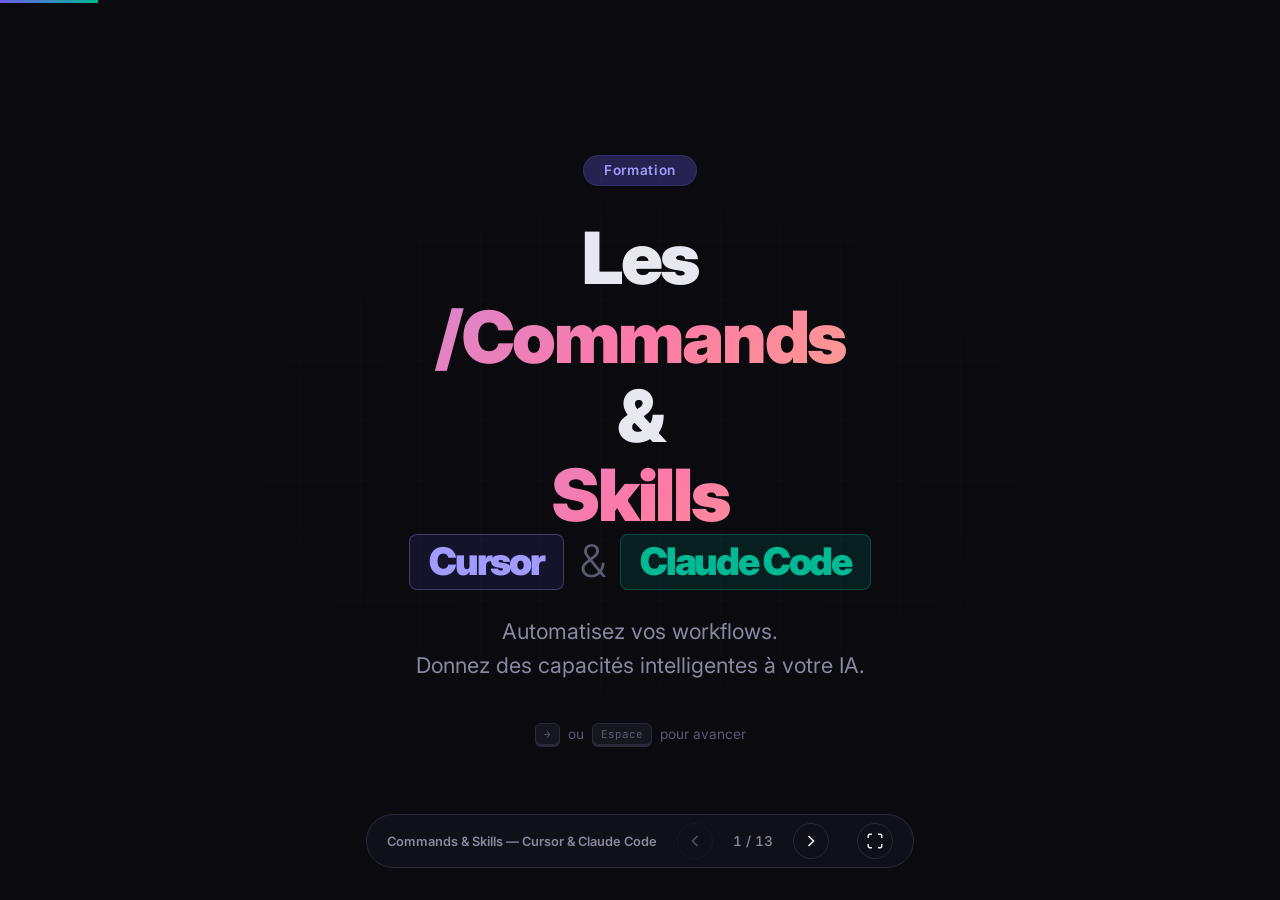
<file: commands_n_skills/presentation/index.html>
<!DOCTYPE html>
<html lang="fr">
<head>
  <meta charset="UTF-8">
  <meta name="viewport" content="width=device-width, initial-scale=1.0">
  <title>Les /Commands & Skills — Cursor & Claude Code — Formation</title>
  <link rel="preconnect" href="https://fonts.googleapis.com">
  <link rel="preconnect" href="https://fonts.gstatic.com" crossorigin>
  <link href="https://fonts.googleapis.com/css2?family=Inter:wght@300;400;500;600;700;800;900&family=JetBrains+Mono:wght@400;500;600&display=swap" rel="stylesheet">
  <link rel="stylesheet" href="styles.css">
</head>
<body>
  <div class="progress-bar" id="progressBar"></div>

  <nav class="slide-nav" id="slideNav">
    <div class="nav-inner">
      <span class="nav-title">Commands & Skills — Cursor & Claude Code</span>
      <div class="nav-controls">
        <button class="nav-btn" id="prevBtn" aria-label="Slide précédente">
          <svg width="20" height="20" viewBox="0 0 24 24" fill="none" stroke="currentColor" stroke-width="2"><path d="M15 18l-6-6 6-6"/></svg>
        </button>
        <span class="slide-counter" id="slideCounter">1 / 13</span>
        <button class="nav-btn" id="nextBtn" aria-label="Slide suivante">
          <svg width="20" height="20" viewBox="0 0 24 24" fill="none" stroke="currentColor" stroke-width="2"><path d="M9 18l6-6-6-6"/></svg>
        </button>
      </div>
      <button class="nav-btn fullscreen-btn" id="fullscreenBtn" aria-label="Plein écran">
        <svg width="18" height="18" viewBox="0 0 24 24" fill="none" stroke="currentColor" stroke-width="2"><path d="M8 3H5a2 2 0 0 0-2 2v3m18 0V5a2 2 0 0 0-2-2h-3m0 18h3a2 2 0 0 0 2-2v-3M3 16v3a2 2 0 0 0 2 2h3"/></svg>
      </button>
    </div>
  </nav>

  <main class="slides-container" id="slidesContainer">

    <!-- SLIDE 1 : Hero -->
    <section class="slide slide--hero active" data-slide="1">
      <div class="slide-content">
        <div class="hero-badge animate-pop">Formation</div>
        <h1 class="hero-title">
          <span class="animate-slide-up" style="--delay: 0.1s">Les <span class="gradient-text">/Commands</span> & <span class="gradient-text">Skills</span></span>
          <span class="animate-slide-up hero-tools" style="--delay: 0.25s">
            <span class="tool-tag tool-tag--cursor">Cursor</span>
            <span class="tool-amp">&</span>
            <span class="tool-tag tool-tag--claude">Claude Code</span>
          </span>
        </h1>
        <p class="hero-subtitle animate-fade-in" style="--delay: 0.5s">
          Automatisez vos workflows.<br>
          Donnez des capacités intelligentes à votre IA.
        </p>
        <div class="hero-keys animate-fade-in" style="--delay: 0.8s">
          <kbd>→</kbd> ou <kbd>Espace</kbd> pour avancer
        </div>
      </div>
      <div class="hero-bg-grid"></div>
    </section>

    <!-- SLIDE 2 : Definitions -->
    <section class="slide slide--builtin" data-slide="2">
      <div class="slide-content">
        <div class="section-label animate-pop">Définitions</div>
        <h2 class="slide-title animate-slide-up">C'est quoi une Command ? C'est quoi une Skill ?</h2>
        <div class="versus-grid">
          <div class="versus-col animate-card" style="--delay: 0.2s">
            <div class="versus-header cursor-header">
              <span class="versus-logo">⌨️</span>
              Command
            </div>
            <div class="versus-body">
              <div class="cmd-item"><span class="cmd-desc">Un prompt sauvegardé et réutilisable.</span></div>
              <div class="cmd-item"><span class="cmd-desc">Déclenchement manuel via <code>/nom</code>.</span></div>
              <div class="cmd-item"><span class="cmd-desc">Parfait pour les raccourcis rapides (ex: <code>/lint</code>).</span></div>
            </div>
          </div>
          <div class="versus-col animate-card" style="--delay: 0.35s">
            <div class="versus-header cc-header">
              <span class="versus-logo">🧠</span>
              Skill
            </div>
            <div class="versus-body">
              <div class="cmd-item"><span class="cmd-desc">Une capacité modulaire (dossier + <code>SKILL.md</code>).</span></div>
              <div class="cmd-item"><span class="cmd-desc">Déclenchement auto ou manuel selon le besoin.</span></div>
              <div class="cmd-item"><span class="cmd-desc">Idéale pour workflows complexes avec scripts/assets/références.</span></div>
            </div>
          </div>
        </div>
        <div class="create-note create-note--top-space animate-fade-in" style="--delay: 0.55s">
          🎯 Résumé simple : <strong>Command = raccourci manuel</strong> ; <strong>Skill = capacité spécialisée</strong> que l'IA peut charger intelligemment.
        </div>
      </div>
    </section>

    <!-- SLIDE 3 : Le Problème -->
    <section class="slide slide--problem" data-slide="3">
      <div class="slide-content">
        <div class="section-label animate-pop">Le Problème</div>
        <h2 class="slide-title animate-slide-up">Pourquoi s'en servir en équipe ?</h2>
        <div class="problem-grid">
          <div class="problem-card animate-card" style="--delay: 0.2s">
            <div class="problem-icon">🔄</div>
            <h3>Équipe non standardisée</h3>
            <p>Chaque dev pilote l'IA à sa façon, les résultats divergent et les conventions se brisent.</p>
          </div>
          <div class="problem-card animate-card" style="--delay: 0.35s">
            <div class="problem-icon">😵</div>
            <h3>Rituel répétitif</h3>
            <p>Tannant de réécrire : "roule le linter, corrige pour que le CI passe". Une commande <code>/lint</code> le fait en un geste.</p>
          </div>
          <div class="problem-card animate-card" style="--delay: 0.5s">
            <div class="problem-icon">🐘</div>
            <h3>Trop de rules, trop de bruit</h3>
            <p>Le contexte gonfle, ça ralentit et coûte plus cher. Les skills chargent à la demande et regroupent docs/scripts/assets dans un seul dossier.</p>
          </div>
        </div>
        <div class="solution-banner animate-fade-in" style="--delay: 0.8s">
          <span class="solution-arrow">→</span>
          <strong>Rules + Commands + Skills</strong> versionnées dans Git = une façon officielle et partagée d'utiliser l'IA dans l'équipe
        </div>
      </div>
    </section>

    <!-- SLIDE 4 : Skills - Le Standard -->
    <section class="slide slide--standard" data-slide="4">
      <div class="slide-content">
        <div class="section-label animate-pop">Standard Ouvert</div>
        <h2 class="slide-title animate-slide-up">Skills — Le niveau supérieur</h2>
        <div class="standard-features">
          <div class="standard-feature animate-card" style="--delay: 0.2s">
            <div class="sf-icon">🌐</div>
            <h4>Standard ouvert</h4>
            <p>agentskills.io — publié par Anthropic (déc. 2025)</p>
          </div>
          <div class="standard-feature animate-card" style="--delay: 0.3s">
            <div class="sf-icon">🔄</div>
            <h4>Portable</h4>
            <p>Fonctionne dans Cursor, Claude Code, Codex</p>
          </div>
          <div class="standard-feature animate-card" style="--delay: 0.4s">
            <div class="sf-icon">📦</div>
            <h4>Modulaire</h4>
            <p>Un dossier avec SKILL.md + scripts + assets</p>
          </div>
          <div class="standard-feature animate-card" style="--delay: 0.5s">
            <div class="sf-icon">⚡</div>
            <h4>Progressif</h4>
            <p>Chargement à la demande — contexte efficace</p>
          </div>
        </div>
        <div class="create-note animate-fade-in" style="--delay: 0.65s">
          💡 Les commandes restent des prompts sauvegardés réutilisables. Dans Claude Code, il y a convergence vers les skills (exécutables aussi comme slash commands), mais ce n'est pas une dépréciation universelle de toutes les plateformes.
        </div>
      </div>
    </section>

    <!-- SLIDE 5 : Anatomie SKILL.md -->
    <section class="slide slide--anatomy" data-slide="5">
      <div class="slide-content">
        <div class="section-label animate-pop">Anatomie</div>
        <h2 class="slide-title animate-slide-up">Structure d'une Skill</h2>
        <div class="anatomy-layout">
          <div class="anatomy-tree animate-card" style="--delay: 0.2s">
            <h3>Structure du dossier</h3>
            <div class="file-tree">
              <div class="file-tree-item root">
                <span class="file-icon-tree">📁</span>
                my-skill/
              </div>
              <div class="file-tree-item indent">├── <span class="file-highlight-skill">SKILL.md</span> <span class="file-tag required">Obligatoire</span></div>
              <div class="file-tree-item indent">├── <span class="file-highlight">scripts/</span> <span class="file-tag optional">Optionnel</span></div>
              <div class="file-tree-item indent">│&nbsp;&nbsp; └── deploy.sh</div>
              <div class="file-tree-item indent">├── <span class="file-highlight">references/</span> <span class="file-tag optional">Optionnel</span></div>
              <div class="file-tree-item indent">│&nbsp;&nbsp; └── REFERENCE.md</div>
              <div class="file-tree-item indent">└── <span class="file-highlight">assets/</span> <span class="file-tag optional">Optionnel</span></div>
              <div class="file-tree-item indent">&nbsp;&nbsp;&nbsp; └── config-template.json</div>
            </div>
            <div class="frontmatter-grid">
              <div class="fm-item fm-critical"><span class="fm-key">name</span><span class="fm-val">Identifiant (a-z, 0-9, -)</span></div>
              <div class="fm-item fm-critical"><span class="fm-key">description</span><span class="fm-val">Déclenchement auto !</span></div>
              <div class="fm-item"><span class="fm-key">disable-model-invocation</span><span class="fm-val">Forcer /manuelle</span></div>
              <div class="fm-item"><span class="fm-key">allowed-tools</span><span class="fm-val">Outils sans confirmation</span></div>
              <div class="fm-item"><span class="fm-key">model</span><span class="fm-val">Modèle à utiliser</span></div>
              <div class="fm-item"><span class="fm-key">context: fork</span><span class="fm-val">Exécuter en sous-agent</span></div>
            </div>
          </div>

          <div class="anatomy-code animate-card" style="--delay: 0.35s">
            <div class="anatomy-code-header">SKILL.md — Exemple complet</div>
            <pre><code><span class="code-frontmatter">---
name: deploy-app
description: >
  Deploy the application to staging
  or production environments. Use when
  deploying code or when the user
  mentions deployment or releases.
disable-model-invocation: true
allowed-tools: Bash(npm *), Read
model: sonnet
---</span>

<span class="code-heading"># Deploy App</span>

Déployer l'application en utilisant
les scripts fournis.

<span class="code-heading">## Étapes</span>
1. Valider avec <span class="code-keyword">scripts/validate.py</span>
2. Builder le projet
3. Exécuter <span class="code-keyword">scripts/deploy.sh</span> <span class="code-highlight">$ARGUMENTS</span>
4. Vérifier le déploiement

<span class="code-heading">## Ressources</span>
- Détails API : <span class="code-string">[reference.md](reference.md)</span>
- Exemples : <span class="code-string">[examples.md](examples.md)</span></code></pre>
          </div>
        </div>
        <div class="create-note animate-fade-in" style="--delay: 0.6s">
          ⚠️ Dans la boucle agentique, l'IA voit d'abord surtout le frontmatter (en particulier <strong>name</strong> et <strong>description</strong>) pour décider d'appeler une skill. Écrivez la description avec des cas d'usage concrets.
        </div>
      </div>
    </section>

    <!-- SLIDE 6 : Decision d'invocation -->
    <section class="slide slide--action" data-slide="6">
      <div class="slide-content">
        <div class="section-label animate-pop">Boucle Agentique</div>
        <h2 class="slide-title animate-slide-up">Comment l'IA décide d'appeler une skill</h2>
        <div class="invocation-grid animate-fade-in" style="--delay: 0.2s">
          <div class="invocation-card">
            <h4>1) Ce qui est dans le contexte</h4>
            <p>Pour la découverte, l'IA voit surtout le frontmatter du <code>SKILL.md</code> (<code>name</code>, <code>description</code>, contraintes).</p>
          </div>
          <div class="invocation-card">
            <h4>2) Décision d'invocation</h4>
            <p>Dans sa boucle agentique, elle compare la demande utilisateur avec ces métadonnées pour décider d'installer/invoquer la skill.</p>
          </div>
          <div class="invocation-card">
            <h4>3) Chargement ciblé</h4>
            <p>Si pertinent, la skill est chargée et exécutée ; sinon, elle n'est pas ajoutée au contexte pour éviter le bruit.</p>
          </div>
        </div>
        <div class="create-note create-note--top-space animate-fade-in" style="--delay: 0.55s">
          ⚠️ Implication pratique : la qualité du frontmatter, surtout la <strong>description</strong>, influence directement la probabilité d'activation automatique.
        </div>
      </div>
    </section>

    <!-- SLIDE 7 : Skills en Action -->
    <section class="slide slide--action" data-slide="7">
      <div class="slide-content">
        <div class="section-label animate-pop">En Action</div>
        <h2 class="slide-title animate-slide-up">Skills dans les deux outils</h2>
        <div class="skills-dual">
          <div class="skill-col animate-card" style="--delay: 0.2s">
            <div class="versus-header cursor-header">
              <span class="versus-logo">⚡</span>
              Cursor
              <span class="versus-sub">v2.4+</span>
            </div>
            <div class="skill-col-body">
              <div class="skill-item">
                <span class="skill-label">Emplacements</span>
                <div><code>.cursor/skills/</code><br><code>.agents/skills/</code><br><code>~/.cursor/skills/</code></div>
              </div>
              <div class="skill-item">
                <span class="skill-label">Compatibilité</span>
                <span>Lit aussi <code>.claude/skills/</code> et <code>.codex/skills/</code></span>
              </div>
              <div class="skill-item">
                <span class="skill-label">Découverte</span>
                <span>Automatique au démarrage</span>
              </div>
              <div class="skill-item">
                <span class="skill-label">Invocation</span>
                <span>Tapez <code>/</code> dans le chat Agent</span>
              </div>
              <div class="skill-item">
                <span class="skill-label">Visibilité</span>
                <span>Settings → Rules → Agent Decides</span>
              </div>
              <div class="skill-item">
                <span class="skill-label">Migration</span>
                <span><code>/migrate-to-skills</code></span>
              </div>
            </div>
          </div>

          <div class="skill-col animate-card" style="--delay: 0.35s">
            <div class="versus-header cc-header">
              <span class="versus-logo">▶</span>
              Claude Code
              <span class="versus-sub">CLI</span>
            </div>
            <div class="skill-col-body">
              <div class="skill-item">
                <span class="skill-label">Emplacements</span>
                <div><code>.claude/skills/</code><br><code>~/.claude/skills/</code></div>
              </div>
              <div class="skill-item">
                <span class="skill-label">Priorité</span>
                <span>Enterprise > Personal > Project</span>
              </div>
              <div class="skill-item">
                <span class="skill-label">Découverte</span>
                <span>Auto + sous-répertoires (monorepos)</span>
              </div>
              <div class="skill-item">
                <span class="skill-label">Invocation</span>
                <span>Tapez <code>/skill-name</code> ou automatique</span>
              </div>
              <div class="skill-item">
                <span class="skill-label">Sous-agents</span>
                <span><code>context: fork</code> pour isoler</span>
              </div>
              <div class="skill-item">
                <span class="skill-label">Budget</span>
                <span>~2% de la fenêtre de contexte</span>
              </div>
            </div>
          </div>
        </div>

        <div class="invocation-grid animate-fade-in" style="--delay: 0.55s">
          <div class="invocation-card">
            <h4>Par défaut</h4>
            <p>Utilisateur <strong>ET</strong> IA peuvent invoquer</p>
          </div>
          <div class="invocation-card">
            <h4><code>disable-model-invocation: true</code></h4>
            <p>Utilisateur uniquement — pour <code>/deploy</code>, <code>/commit</code></p>
          </div>
          <div class="invocation-card">
            <h4><code>user-invocable: false</code></h4>
            <p>IA uniquement — connaissances de fond</p>
          </div>
        </div>
      </div>
    </section>

    <!-- SLIDE 8 : Bundled Skills Claude Code -->
    <section class="slide slide--bundled" data-slide="8">
      <div class="slide-content">
        <div class="section-label animate-pop">Bundled Skills</div>
        <h2 class="slide-title animate-slide-up">Skills intégrées — Claude Code</h2>
        <div class="bundled-grid">
          <div class="bundled-card bundled-featured animate-card" style="--delay: 0.15s">
            <div class="bundled-icon">🚀</div>
            <div class="bundled-name">/batch</div>
            <div class="bundled-desc">Orchestrer des changements à grande échelle en parallèle. Décompose en 5-30 unités, chaque agent dans un git worktree isolé — implémente, teste et ouvre une PR.</div>
            <div class="bundled-example">/batch migrate src/ from Solid to React</div>
          </div>
          <div class="bundled-card bundled-featured animate-card" style="--delay: 0.25s">
            <div class="bundled-icon">✨</div>
            <div class="bundled-name">/simplify</div>
            <div class="bundled-desc">Nettoyer le code récemment modifié. Lance 3 agents en parallèle (réutilisation, qualité, efficacité) — agrège et applique les corrections.</div>
            <div class="bundled-example">/simplify focus on memory efficiency</div>
          </div>
          <div class="bundled-card animate-card" style="--delay: 0.35s">
            <div class="bundled-icon">🔍</div>
            <div class="bundled-name">/debug</div>
            <div class="bundled-desc">Diagnostiquer la session courante en lisant les logs de debug.</div>
          </div>
          <div class="bundled-card animate-card" style="--delay: 0.45s">
            <div class="bundled-icon">🔁</div>
            <div class="bundled-name">/loop</div>
            <div class="bundled-desc">Exécuter un prompt à intervalle régulier — polling de déploiements.</div>
            <div class="bundled-example">/loop 5m check if deploy finished</div>
          </div>
          <div class="bundled-card animate-card" style="--delay: 0.55s">
            <div class="bundled-icon">📚</div>
            <div class="bundled-name">/claude-api</div>
            <div class="bundled-desc">Charger la référence API Claude pour votre langage.</div>
          </div>
        </div>
        <div class="create-note animate-fade-in" style="--delay: 0.7s">
          💡 Ces skills sont des <strong>playbooks</strong> — pas du code figé. Elles orchestrent des agents, lisent des fichiers et s'adaptent à votre codebase.
        </div>
      </div>
    </section>

    <!-- SLIDE 9 : Comparatif -->
    <section class="slide slide--compare" data-slide="9">
      <div class="slide-content">
        <div class="section-label animate-pop">Comparatif</div>
        <h2 class="slide-title animate-slide-up">Le grand tableau comparatif</h2>
        <div class="compare-table-wrapper animate-fade-in" style="--delay: 0.3s">
          <table class="compare-table">
            <thead>
              <tr>
                <th></th>
                <th><span class="col-badge col--skills">Skills<br><small>Capacités intelligentes</small></span></th>
                <th><span class="col-badge col--rules">Rules<br><small>Instructions persistantes</small></span></th>
              </tr>
            </thead>
            <tbody>
              <tr>
                <td class="row-label">Déclenchement</td>
                <td>Auto ou manuel</td>
                <td>Automatique</td>
              </tr>
              <tr>
                <td class="row-label">Cursor</td>
                <td class="check"><code>.cursor/skills/</code></td>
                <td class="check"><code>.cursor/rules/</code></td>
              </tr>
              <tr>
                <td class="row-label">Claude Code</td>
                <td class="check"><code>.claude/skills/</code></td>
                <td class="check"><code>.claude/rules/</code></td>
              </tr>
              <tr>
                <td class="row-label">Standard ouvert</td>
                <td class="check">✓ agentskills.io</td>
                <td class="cross">✗</td>
              </tr>
              <tr>
                <td class="row-label">Sous-agents</td>
                <td class="check">✓ <code>context: fork</code></td>
                <td class="cross">✗</td>
              </tr>
              <tr>
                <td class="row-label">Fichiers de support</td>
                <td class="check">✓ scripts, refs, assets</td>
                <td class="cross">✗</td>
              </tr>
              <tr>
                <td class="row-label">Versionné Git</td>
                <td class="check">✓</td>
                <td class="check">✓</td>
              </tr>
              <tr>
                <td class="row-label">Idéal pour</td>
                <td>Workflows complexes et réutilisables</td>
                <td>Conventions permanentes</td>
              </tr>
            </tbody>
          </table>
        </div>
        <div class="create-note animate-fade-in" style="--delay: 0.5s">
          Note : recommandation pratique de cette formation = skills-first pour tous les nouveaux cas d'usage.
        </div>
      </div>
    </section>

    <!-- SLIDE 10 : Quand utiliser quoi ? -->
    <section class="slide slide--decision" data-slide="10">
      <div class="slide-content">
        <div class="section-label animate-pop">Guide de Décision</div>
        <h2 class="slide-title animate-slide-up">Quand utiliser quoi ?</h2>
        <div class="decision-grid">

          <div class="decision-card animate-card" style="--delay: 0.15s">
            <div class="decision-header decision-header--claude">
              <span class="decision-icon">📄</span>
              <span>CLAUDE.md</span>
            </div>
            <div class="decision-body">
              <div class="decision-when">
                <strong>Quand ?</strong> Contexte global du projet que l'IA doit <em>toujours</em> connaître
              </div>
              <div class="decision-examples">
                <div class="decision-example-label">Exemples concrets :</div>
                <div class="decision-example">La stack du projet (React 19, TypeScript, Tailwind)</div>
                <div class="decision-example">Les commandes clés (<code>pnpm dev</code>, <code>pnpm test</code>)</div>
                <div class="decision-example">Les fichiers importants et l'architecture</div>
              </div>
              <div class="decision-code">
                <pre><code><span class="code-heading"># Mon Projet</span>
Stack : React 19, TypeScript, Tailwind
DB : PostgreSQL + Prisma

<span class="code-heading">## Commandes</span>
- <span class="code-keyword">pnpm dev</span> → serveur local
- <span class="code-keyword">pnpm test</span> → vitest</code></pre>
              </div>
              <div class="decision-signal">💡 Court (~50 lignes), lu à chaque session, partagé via Git</div>
            </div>
          </div>

          <div class="decision-card animate-card" style="--delay: 0.25s">
            <div class="decision-header decision-header--rule">
              <span class="decision-icon">📏</span>
              <span>Rule</span>
            </div>
            <div class="decision-body">
              <div class="decision-when">
                <strong>Quand ?</strong> Convention de code que l'IA doit <em>toujours</em> respecter sur certains fichiers
              </div>
              <div class="decision-examples">
                <div class="decision-example-label">Exemples concrets :</div>
                <div class="decision-example">Imposer les named exports sur tous les <code>.tsx</code></div>
                <div class="decision-example">Forcer <code>describe/it</code> dans les fichiers de test</div>
                <div class="decision-example">Conventions API REST sur <code>src/api/**</code></div>
              </div>
              <div class="decision-code">
                <pre><code><span class="code-frontmatter">---
globs: "**/*.tsx"
alwaysApply: true
---</span>
- <span class="code-highlight">Named exports</span> uniquement
- Composants fonctionnels
- Props typées avec <span class="code-keyword">interface</span></code></pre>
              </div>
              <div class="decision-signal">💡 L'agent fait 2x la même erreur ? Créez une rule.</div>
            </div>
          </div>

          <div class="decision-card animate-card" style="--delay: 0.35s">
            <div class="decision-header decision-header--skill">
              <span class="decision-icon">🧠</span>
              <span>Skill</span>
            </div>
            <div class="decision-body">
              <div class="decision-when">
                <strong>Quand ?</strong> Workflow complexe que l'IA doit <em>découvrir et activer</em> intelligemment
              </div>
              <div class="decision-examples">
                <div class="decision-example-label">Exemples concrets :</div>
                <div class="decision-example">Déploiement avec scripts de validation et rollback</div>
                <div class="decision-example">Génération de composants selon vos patterns maison</div>
                <div class="decision-example">Analyse de performance avec rapport HTML visuel</div>
              </div>
              <div class="decision-code">
                <pre><code><span class="code-frontmatter">---
name: gen-component
description: Generate a React component
  following project patterns. Use when
  creating new components or pages.
---</span>
Use template from <span class="code-keyword">assets/component.tsx</span>
Follow patterns in <span class="code-string">[references/](references/)</span></code></pre>
              </div>
              <div class="decision-signal">💡 Besoin de scripts, fichiers de support, déclenchement auto et contexte plus léger ? Skill.</div>
            </div>
          </div>

        </div>
      </div>
    </section>

    <!-- SLIDE 11 : Bonnes Pratiques -->
    <section class="slide slide--best" data-slide="11">
      <div class="slide-content">
        <div class="section-label animate-pop">Bonnes Pratiques</div>
        <h2 class="slide-title animate-slide-up">Les 6 règles d'or</h2>
        <div class="best-practices-grid">
          <div class="bp-card animate-card" style="--delay: 0.1s">
            <div class="bp-number">1</div>
            <h3>Partir d'un irritant réel</h3>
            <p>Ex : "lint CI", "review PR", "deploy". Le meilleur point de départ est une friction répétée.</p>
          </div>
          <div class="bp-card animate-card" style="--delay: 0.175s">
            <div class="bp-number">2</div>
            <h3>Nouveau besoin = nouvelle skill</h3>
            <p>Pour tout nouveau workflow, créez directement une skill réutilisable et maintenable.</p>
          </div>
          <div class="bp-card animate-card" style="--delay: 0.25s">
            <div class="bp-number">3</div>
            <h3>Soigner la description</h3>
            <p>La description du frontmatter influence directement la décision d'invocation de l'IA.</p>
          </div>
          <div class="bp-card animate-card" style="--delay: 0.325s">
            <div class="bp-number">4</div>
            <h3>SKILL.md &lt; 500 lignes</h3>
            <p>Déplacer la doc détaillée dans <code>references/</code> pour garder un contexte efficace.</p>
          </div>
          <div class="bp-card animate-card" style="--delay: 0.4s">
            <div class="bp-number">5</div>
            <h3>Versionner dans Git</h3>
            <p>Rules/commands/skills dans le repo = standard équipe, reproductible et officiel.</p>
          </div>
          <div class="bp-card animate-card" style="--delay: 0.475s">
            <div class="bp-number">6</div>
            <h3>Dossier de skill autonome</h3>
            <p>Un dossier par skill avec scripts/assets/references pour mieux maintenir et faire évoluer.</p>
          </div>
        </div>
      </div>
    </section>

    <!-- SLIDE 12 : Conclusion -->
    <section class="slide slide--conclusion" data-slide="12">
      <div class="slide-content">
        <div class="conclusion-box animate-fade-in" style="--delay: 0.2s">
          <h2>🎯 Récapitulatif</h2>
          <div class="conclusion-items">
            <div class="conclusion-item"><strong>CLAUDE.md</strong> pour le contexte projet, <strong>Rules</strong> pour les conventions, <strong>Skills</strong> pour les workflows spécialisés</div>
            <div class="conclusion-item">Versionnés en Git, ces mécanismes deviennent la façon officielle d'utiliser l'IA en équipe</div>
            <div class="conclusion-item">Approche recommandée : créer en skills par défaut et migrer les commands existantes</div>
          </div>
          <div class="cta-box">
            Créez votre première Skill dès aujourd'hui !<br>
            <span class="cta-dual">
              <span>⚡ <code>mkdir .cursor/skills/ma-skill</code></span>
              <span class="cta-sep">|</span>
              <span>▶ <code>mkdir -p .claude/skills/ma-skill</code></span>
            </span>
          </div>
        </div>
      </div>
    </section>

    <!-- SLIDE 13 : Ressources -->
    <section class="slide slide--resources" data-slide="13">
      <div class="slide-content">
        <div class="section-label animate-pop">Ressources</div>
        <h2 class="slide-title animate-slide-up">Pour aller plus loin</h2>
        <div class="resources-grid">
          <div class="resource-group animate-card" style="--delay: 0.15s">
            <div class="resource-group-header">Documentation officielle</div>
            <div class="resource-list">
              <a class="resource-item" href="https://docs.claude.com/en/docs/claude-code/slash-commands" target="_blank">
                <span class="resource-icon">▶</span>
                <div>
                  <div class="resource-name">Claude Code — Skills & Commands</div>
                  <div class="resource-url">docs.claude.com/en/docs/claude-code/slash-commands</div>
                </div>
              </a>
              <a class="resource-item" href="https://cursor.com/docs/context/skills" target="_blank">
                <span class="resource-icon">⚡</span>
                <div>
                  <div class="resource-name">Cursor — Agent Skills</div>
                  <div class="resource-url">cursor.com/docs/context/skills</div>
                </div>
              </a>
              <a class="resource-item" href="https://docs.claude.com/en/docs/claude-code/interactive-mode" target="_blank">
                <span class="resource-icon">▶</span>
                <div>
                  <div class="resource-name">Claude Code — Built-in Commands</div>
                  <div class="resource-url">docs.claude.com/en/docs/claude-code/interactive-mode</div>
                </div>
              </a>
            </div>
          </div>
          <div class="resource-group animate-card" style="--delay: 0.25s">
            <div class="resource-group-header">Standard & Communauté</div>
            <div class="resource-list">
              <a class="resource-item" href="https://agentskills.io" target="_blank">
                <span class="resource-icon">🌐</span>
                <div>
                  <div class="resource-name">Agent Skills — Standard ouvert</div>
                  <div class="resource-url">agentskills.io</div>
                </div>
              </a>
              <a class="resource-item" href="https://cursor.com/changelog/2-4" target="_blank">
                <span class="resource-icon">⚡</span>
                <div>
                  <div class="resource-name">Cursor v2.4 Changelog — Skills & Subagents</div>
                  <div class="resource-url">cursor.com/changelog/2-4</div>
                </div>
              </a>
              <a class="resource-item" href="https://dotclaude.com" target="_blank">
                <span class="resource-icon">📚</span>
                <div>
                  <div class="resource-name">dotclaude.com — Guide .claude/</div>
                  <div class="resource-url">dotclaude.com</div>
                </div>
              </a>
            </div>
          </div>
          <div class="resource-group animate-card" style="--delay: 0.35s">
            <div class="resource-group-header">Guides & Tutoriels</div>
            <div class="resource-list">
              <a class="resource-item" href="https://maxtechera.dev/en/guides/claude-code-slash-commands" target="_blank">
                <span class="resource-icon">📖</span>
                <div>
                  <div class="resource-name">Claude Code Slash Commands Mastery</div>
                  <div class="resource-url">maxtechera.dev</div>
                </div>
              </a>
              <a class="resource-item" href="https://theodoroskokosioulis.com/blog/cursor-rules-commands-skills-hooks-guide/" target="_blank">
                <span class="resource-icon">📖</span>
                <div>
                  <div class="resource-name">Cursor Rules, Commands, Skills & Hooks</div>
                  <div class="resource-url">theodoroskokosioulis.com</div>
                </div>
              </a>
              <a class="resource-item" href="https://support.anthropic.com/en/articles/12512198-how-to-create-custom-skills" target="_blank">
                <span class="resource-icon">📖</span>
                <div>
                  <div class="resource-name">How to Create Custom Skills — Anthropic</div>
                  <div class="resource-url">support.anthropic.com</div>
                </div>
              </a>
            </div>
          </div>
        </div>
      </div>
    </section>

  </main>

  <script src="script.js"></script>
</body>
</html>
</file>
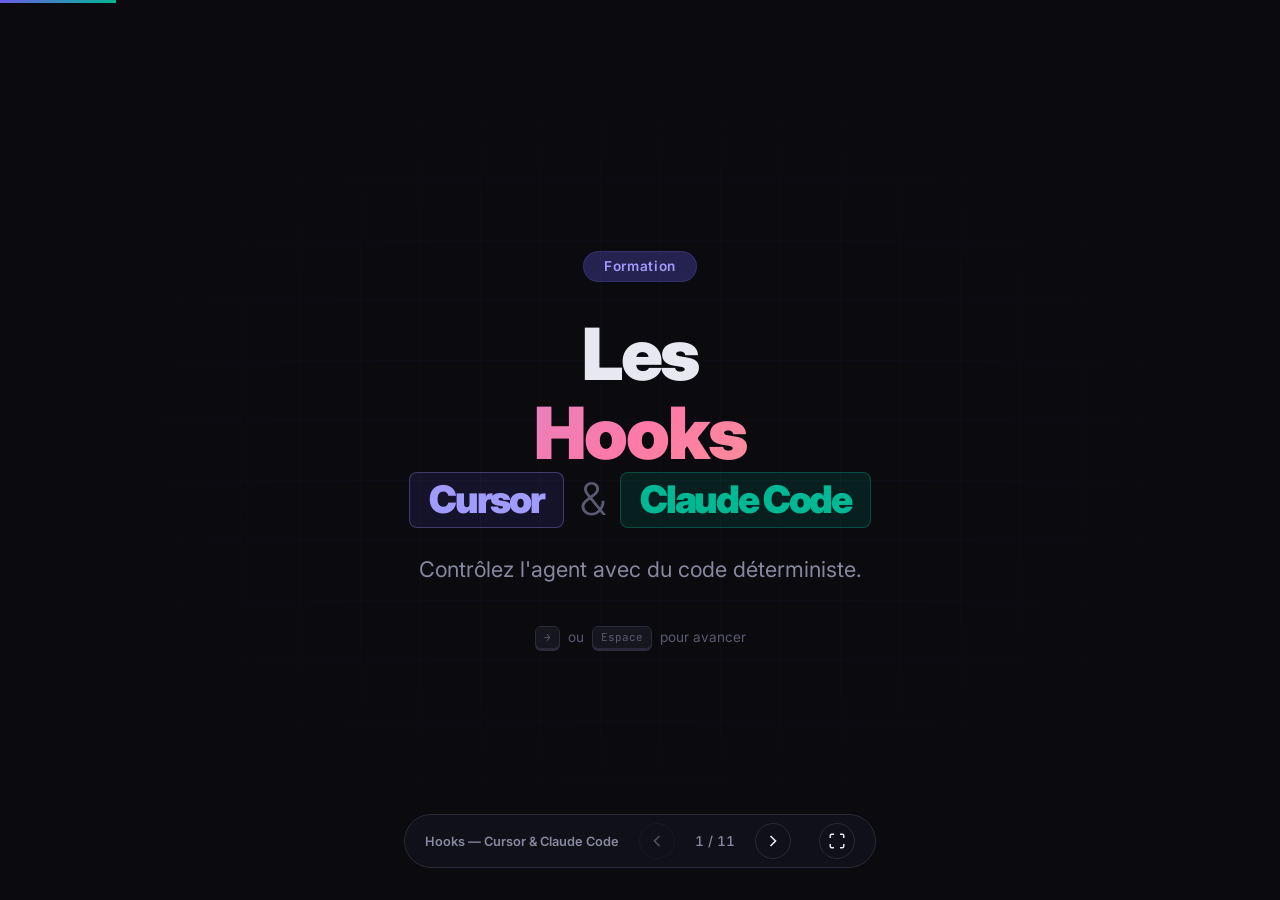
<file: hooks/presentation/index.html>
<!DOCTYPE html>
<html lang="fr">
<head>
  <meta charset="UTF-8">
  <meta name="viewport" content="width=device-width, initial-scale=1.0">
  <title>Les Hooks — Cursor & Claude Code — Formation</title>
  <link rel="preconnect" href="https://fonts.googleapis.com">
  <link rel="preconnect" href="https://fonts.gstatic.com" crossorigin>
  <link href="https://fonts.googleapis.com/css2?family=Inter:wght@300;400;500;600;700;800;900&family=JetBrains+Mono:wght@400;500;600&display=swap" rel="stylesheet">
  <link rel="stylesheet" href="styles.css">
</head>
<body>
  <div class="progress-bar" id="progressBar"></div>

  <nav class="slide-nav" id="slideNav">
    <div class="nav-inner">
      <span class="nav-title">Hooks — Cursor & Claude Code</span>
      <div class="nav-controls">
        <button class="nav-btn" id="prevBtn" aria-label="Slide précédente">
          <svg width="20" height="20" viewBox="0 0 24 24" fill="none" stroke="currentColor" stroke-width="2"><path d="M15 18l-6-6 6-6"/></svg>
        </button>
        <span class="slide-counter" id="slideCounter">1 / 11</span>
        <button class="nav-btn" id="nextBtn" aria-label="Slide suivante">
          <svg width="20" height="20" viewBox="0 0 24 24" fill="none" stroke="currentColor" stroke-width="2"><path d="M9 18l6-6-6-6"/></svg>
        </button>
      </div>
      <button class="nav-btn fullscreen-btn" id="fullscreenBtn" aria-label="Plein écran">
        <svg width="18" height="18" viewBox="0 0 24 24" fill="none" stroke="currentColor" stroke-width="2"><path d="M8 3H5a2 2 0 0 0-2 2v3m18 0V5a2 2 0 0 0-2-2h-3m0 18h3a2 2 0 0 0 2-2v-3M3 16v3a2 2 0 0 0 2 2h3"/></svg>
      </button>
    </div>
  </nav>

  <main class="slides-container" id="slidesContainer">

    <!-- SLIDE 1 : Hero -->
    <section class="slide slide--hero active" data-slide="1">
      <div class="slide-content">
        <div class="hero-badge animate-pop">Formation</div>
        <h1 class="hero-title">
          <span class="animate-slide-up" style="--delay: 0.1s">Les <span class="gradient-text">Hooks</span></span>
          <span class="animate-slide-up hero-tools" style="--delay: 0.25s">
            <span class="tool-tag tool-tag--cursor">Cursor</span>
            <span class="tool-amp">&</span>
            <span class="tool-tag tool-tag--claude">Claude Code</span>
          </span>
        </h1>
        <p class="hero-subtitle animate-fade-in" style="--delay: 0.5s">
          Contrôlez l'agent avec du code déterministe.
        </p>
        <div class="hero-keys animate-fade-in" style="--delay: 0.8s">
          <kbd>→</kbd> ou <kbd>Espace</kbd> pour avancer
        </div>
      </div>
      <div class="hero-bg-grid"></div>
    </section>

    <!-- SLIDE 2 : Le Problème -->
    <section class="slide slide--problem" data-slide="2">
      <div class="slide-content">
        <div class="section-label animate-pop">Le Problème</div>
        <h2 class="slide-title animate-slide-up">Les limites des Rules</h2>
        <div class="problem-grid">
          <div class="problem-card animate-card" style="--delay: 0.2s">
            <div class="problem-icon">🎲</div>
            <h3>Probabiliste</h3>
            <p>Les Rules sont des suggestions — l'IA peut les ignorer ou les oublier en cours de session</p>
          </div>
          <div class="problem-card animate-card" style="--delay: 0.35s">
            <div class="problem-icon">🔓</div>
            <h3>Pas de garantie</h3>
            <p>Impossible de bloquer une commande dangereuse ou de forcer un formatage avec une simple Rule</p>
          </div>
          <div class="problem-card animate-card" style="--delay: 0.5s">
            <div class="problem-icon">📊</div>
            <h3>Pas d'audit</h3>
            <p>Aucun moyen de logger les actions de l'agent ou d'envoyer de la télémétrie</p>
          </div>
        </div>
        <div class="solution-banner animate-fade-in" style="--delay: 0.8s">
          <span class="solution-arrow">→</span>
          <strong>Hooks</strong> = du code qui s'exécute systématiquement, à chaque fois, de façon <strong>déterministe</strong>
        </div>
      </div>
    </section>

    <!-- SLIDE 3 : Qu'est-ce qu'un Hook ? -->
    <section class="slide slide--concept" data-slide="3">
      <div class="slide-content">
        <div class="section-label animate-pop">Concept</div>
        <h2 class="slide-title animate-slide-up">Qu'est-ce qu'un Hook ?</h2>
        <div class="concept-flow animate-fade-in" style="--delay: 0.3s">
          <div class="concept-formula">
            <span class="concept-input">Agent veut agir</span>
            <span class="concept-arrow">→</span>
            <span class="concept-input">Hook intercepte</span>
            <span class="concept-arrow">→</span>
            <span class="concept-output">✅ Autoriser &nbsp;|&nbsp; ❌ Bloquer &nbsp;|&nbsp; 📝 Modifier</span>
          </div>
        </div>
        <p class="concept-desc animate-fade-in" style="--delay: 0.45s">
          Un hook est un processus externe (script, prompt LLM, endpoint HTTP) que l'outil exécute automatiquement à un moment précis du cycle de l'agent. Contrairement aux Rules qui sont des suggestions, les hooks sont <strong>garantis à 100%</strong>.
        </p>
        <div class="concept-types animate-fade-in" style="--delay: 0.55s">
          <div class="concept-type">
            <div class="concept-type-header concept-type--rules">
              <span>📏</span> Rules
            </div>
            <div class="concept-type-body">
              Instructions que l'IA <em>devrait</em> suivre
            </div>
            <div class="concept-note">Probabiliste — peut être ignoré</div>
          </div>
          <div class="concept-type">
            <div class="concept-type-header concept-type--hooks">
              <span>🪝</span> Hooks
            </div>
            <div class="concept-type-body">
              Code qui s'exécute <em>systématiquement</em>
            </div>
            <div class="concept-note">Déterministe — garanti à 100%</div>
          </div>
        </div>
        <div class="create-note animate-fade-in" style="--delay: 0.7s">
          💡 Pensez aux hooks comme du <strong>middleware Express</strong> — ils interceptent les actions de l'IA au lieu des requêtes HTTP.
        </div>
      </div>
    </section>

    <!-- SLIDE 4 : Le Cycle de Vie -->
    <section class="slide slide--lifecycle" data-slide="4">
      <div class="slide-content">
        <div class="section-label animate-pop">Cycle de Vie</div>
        <h2 class="slide-title animate-slide-up">Quand les hooks se déclenchent</h2>
        <div class="lifecycle-grid">
          <div class="lifecycle-category animate-card" style="--delay: 0.15s">
            <div class="lifecycle-icon">▶️</div>
            <h3>Session</h3>
            <div class="lifecycle-events">
              <span class="lifecycle-event">SessionStart</span>
              <span class="lifecycle-event">SessionEnd</span>
            </div>
          </div>
          <div class="lifecycle-category animate-card" style="--delay: 0.25s">
            <div class="lifecycle-icon">🛑</div>
            <h3>Avant une action (Pre)</h3>
            <div class="lifecycle-events">
              <span class="lifecycle-event">PreToolUse</span>
              <span class="lifecycle-event">beforeShellExecution</span>
              <span class="lifecycle-event">beforeReadFile</span>
              <span class="lifecycle-event">UserPromptSubmit</span>
            </div>
            <div class="lifecycle-note">Peut bloquer l'action</div>
          </div>
          <div class="lifecycle-category animate-card" style="--delay: 0.35s">
            <div class="lifecycle-icon">✅</div>
            <h3>Après une action (Post)</h3>
            <div class="lifecycle-events">
              <span class="lifecycle-event">PostToolUse</span>
              <span class="lifecycle-event">afterFileEdit</span>
              <span class="lifecycle-event">afterShellExecution</span>
              <span class="lifecycle-event">PostToolUseFailure</span>
            </div>
            <div class="lifecycle-note">Idéal pour formater, logger</div>
          </div>
          <div class="lifecycle-category animate-card" style="--delay: 0.45s">
            <div class="lifecycle-icon">🤖</div>
            <h3>Sous-agents</h3>
            <div class="lifecycle-events">
              <span class="lifecycle-event">SubagentStart</span>
              <span class="lifecycle-event">SubagentStop</span>
            </div>
          </div>
          <div class="lifecycle-category animate-card" style="--delay: 0.55s">
            <div class="lifecycle-icon">📋</div>
            <h3>Contexte</h3>
            <div class="lifecycle-events">
              <span class="lifecycle-event">PreCompact</span>
              <span class="lifecycle-event">InstructionsLoaded</span>
              <span class="lifecycle-event">ConfigChange</span>
            </div>
          </div>
        </div>
        <div class="create-note animate-fade-in" style="--delay: 0.7s">
          ⚠️ Claude Code a ~18 événements, Cursor ~16. Les noms diffèrent (<strong>PascalCase</strong> vs <strong>camelCase</strong>) mais les concepts sont identiques.
        </div>
      </div>
    </section>

    <!-- SLIDE 5 : Configuration -->
    <section class="slide slide--config" data-slide="5">
      <div class="slide-content">
        <div class="section-label animate-pop">Configuration</div>
        <h2 class="slide-title animate-slide-up">Où configurer les hooks</h2>
        <div class="create-dual">
          <div class="create-col animate-card" style="--delay: 0.2s">
            <div class="create-col-header cursor-header">⚡ Cursor</div>
            <div class="create-steps">
              <div class="cs"><span class="cs-num">1</span> Créez <code>.cursor/hooks.json</code> (projet) ou <code>~/.cursor/hooks.json</code> (global)</div>
              <div class="cs"><span class="cs-num">2</span> Listez les hooks par événement</div>
              <div class="cs"><span class="cs-num">3</span> Pointez vers un script exécutable</div>
              <div class="cs"><span class="cs-num">4</span> Cursor recharge automatiquement</div>
            </div>
            <div class="create-format">
              <pre><code><span class="code-frontmatter">{</span>
  <span class="code-string">"version"</span>: <span class="code-highlight">1</span>,
  <span class="code-string">"hooks"</span>: <span class="code-frontmatter">{</span>
    <span class="code-string">"afterFileEdit"</span>: [
      <span class="code-frontmatter">{</span>
        <span class="code-string">"command"</span>: <span class="code-keyword">".cursor/hooks/format.sh"</span>
      <span class="code-frontmatter">}</span>
    ]
  <span class="code-frontmatter">}</span>
<span class="code-frontmatter">}</span></code></pre>
            </div>
          </div>

          <div class="create-col animate-card" style="--delay: 0.35s">
            <div class="create-col-header cc-header">▶ Claude Code</div>
            <div class="create-steps">
              <div class="cs"><span class="cs-num">1</span> Éditez <code>.claude/settings.json</code> (projet) ou <code>~/.claude/settings.json</code> (global)</div>
              <div class="cs"><span class="cs-num">2</span> Ajoutez un <code>matcher</code> regex pour filtrer</div>
              <div class="cs"><span class="cs-num">3</span> Définissez le type : command, prompt, http, agent</div>
              <div class="cs"><span class="cs-num">4</span> Ou utilisez <code>/hooks</code> pour le menu interactif</div>
            </div>
            <div class="create-format">
              <pre><code><span class="code-frontmatter">{</span>
  <span class="code-string">"hooks"</span>: <span class="code-frontmatter">{</span>
    <span class="code-string">"PostToolUse"</span>: [
      <span class="code-frontmatter">{</span>
        <span class="code-string">"matcher"</span>: <span class="code-highlight">"Write|Edit"</span>,
        <span class="code-string">"hooks"</span>: [
          <span class="code-frontmatter">{</span>
            <span class="code-string">"type"</span>: <span class="code-keyword">"command"</span>,
            <span class="code-string">"command"</span>: <span class="code-keyword">".claude/hooks/format.sh"</span>
          <span class="code-frontmatter">}</span>
        ]
      <span class="code-frontmatter">}</span>
    ]
  <span class="code-frontmatter">}</span>
<span class="code-frontmatter">}</span></code></pre>
            </div>
          </div>
        </div>
        <div class="create-note animate-fade-in" style="--delay: 0.6s">
          💡 Différence clé : Claude Code utilise un <strong>matcher regex</strong> pour filtrer sur le nom de l'outil. Cursor applique le hook à <strong>TOUTES</strong> les occurrences de l'événement (sauf si matcher est défini).
        </div>
      </div>
    </section>

    <!-- SLIDE 6 : Les 4 Types de Hooks -->
    <section class="slide slide--types" data-slide="6">
      <div class="slide-content">
        <div class="section-label animate-pop">Types</div>
        <h2 class="slide-title animate-slide-up">Les 4 types de hooks</h2>
        <div class="hook-types-grid">
          <div class="hook-type-card animate-card" style="--delay: 0.15s">
            <div class="hook-type-icon">⚙️</div>
            <div class="hook-type-name">Command</div>
            <div class="hook-type-availability">Cursor + Claude Code</div>
            <div class="hook-type-desc">Script shell recevant du JSON sur stdin. Retourne <code>exit 0</code> (OK) ou <code>exit 2</code> (bloquer).</div>
            <div class="hook-type-tag">80% des cas</div>
          </div>
          <div class="hook-type-card animate-card" style="--delay: 0.25s">
            <div class="hook-type-icon">💬</div>
            <div class="hook-type-name">Prompt</div>
            <div class="hook-type-availability">Cursor + Claude Code</div>
            <div class="hook-type-desc">Prompt envoyé à un LLM rapide pour une évaluation oui/non. Pas besoin de code.</div>
            <div class="hook-type-tag">Facile</div>
          </div>
          <div class="hook-type-card animate-card" style="--delay: 0.35s">
            <div class="hook-type-icon">🌐</div>
            <div class="hook-type-name">HTTP</div>
            <div class="hook-type-availability">Claude Code</div>
            <div class="hook-type-desc">POST avec le JSON de l'événement vers une URL. Idéal pour services externes et compliance.</div>
            <div class="hook-type-tag">Intégration</div>
          </div>
          <div class="hook-type-card animate-card" style="--delay: 0.45s">
            <div class="hook-type-icon">🤖</div>
            <div class="hook-type-name">Agent</div>
            <div class="hook-type-availability">Claude Code</div>
            <div class="hook-type-desc">Sous-agent multi-tour avec accès aux outils (Read, Grep). Pour vérifications complexes.</div>
            <div class="hook-type-tag">Puissant</div>
          </div>
        </div>
        <div class="create-note animate-fade-in" style="--delay: 0.6s">
          💡 Commencez toujours par <strong>Command</strong>. N'utilisez Prompt/HTTP/Agent que quand le script ne suffit pas.
        </div>
      </div>
    </section>

    <!-- SLIDE 7 : Un exemple par type de hook -->
    <section class="slide slide--examples" data-slide="7">
      <div class="slide-content">
        <div class="section-label animate-pop">Exemples concrets</div>
        <h2 class="slide-title animate-slide-up">Un exemple par type</h2>

        <div class="examples-tabs animate-fade-in" style="--delay: 0.2s">
          <button class="tab-btn active" data-tab="command">⚙️ Command</button>
          <button class="tab-btn" data-tab="prompt">💬 Prompt</button>
          <button class="tab-btn" data-tab="http">🌐 HTTP</button>
          <button class="tab-btn" data-tab="agent">🤖 Agent</button>
        </div>

        <!-- TAB: Command -->
        <div class="tab-panel active" id="tab-command">
          <div class="example-context">
            <span class="example-context-label">Cas d'usage</span>
            <span>Formater automatiquement chaque fichier modifié avec Prettier</span>
          </div>
          <div class="dual-code">
            <div class="code-block">
              <div class="code-header">
                <span class="code-filename">.claude/settings.json</span>
                <span class="code-lang cc-lang">Claude Code</span>
              </div>
              <pre><code><span class="code-frontmatter">{</span>
  <span class="code-string">"hooks"</span>: <span class="code-frontmatter">{</span>
    <span class="code-string">"PostToolUse"</span>: [<span class="code-frontmatter">{</span>
      <span class="code-string">"matcher"</span>: <span class="code-highlight">"Write|Edit"</span>,
      <span class="code-string">"hooks"</span>: [<span class="code-frontmatter">{</span>
        <span class="code-string">"type"</span>: <span class="code-keyword">"command"</span>,
        <span class="code-string">"command"</span>: <span class="code-highlight">"jq -r '.tool_input.file_path' | xargs npx prettier --write 2>/dev/null; exit 0"</span>
      <span class="code-frontmatter">}</span>]
    <span class="code-frontmatter">}</span>]
  <span class="code-frontmatter">}</span>
<span class="code-frontmatter">}</span></code></pre>
            </div>
            <div class="code-block">
              <div class="code-header">
                <span class="code-filename">.cursor/hooks.json</span>
                <span class="code-lang cursor-lang">Cursor</span>
              </div>
              <pre><code><span class="code-frontmatter">{</span>
  <span class="code-string">"version"</span>: <span class="code-highlight">1</span>,
  <span class="code-string">"hooks"</span>: <span class="code-frontmatter">{</span>
    <span class="code-string">"afterFileEdit"</span>: [<span class="code-frontmatter">{</span>
      <span class="code-string">"command"</span>: <span class="code-keyword">".cursor/hooks/format.sh"</span>
    <span class="code-frontmatter">}</span>]
  <span class="code-frontmatter">}</span>
<span class="code-frontmatter">}</span></code></pre>
            </div>
          </div>
          <div class="hook-flow">
            <div class="hook-flow-step">Agent modifie fichier</div>
            <div class="hook-flow-arrow">→</div>
            <div class="hook-flow-step hook-flow-step--accent">Hook PostToolUse</div>
            <div class="hook-flow-arrow">→</div>
            <div class="hook-flow-step">Prettier formate</div>
            <div class="hook-flow-arrow">→</div>
            <div class="hook-flow-step">Fichier propre ✅</div>
          </div>
          <div class="create-note">
            💡 <code>exit 0</code> = fail-open. Le hook ne bloque jamais, même si Prettier échoue.
          </div>
        </div>

        <!-- TAB: Prompt -->
        <div class="tab-panel" id="tab-prompt">
          <div class="example-context">
            <span class="example-context-label">Cas d'usage</span>
            <span>Bloquer les commandes dangereuses — sans écrire de code</span>
          </div>
          <div class="code-block">
            <div class="code-header">
              <span class="code-filename">.claude/settings.json</span>
              <span class="code-lang cc-lang">Claude Code</span>
            </div>
            <pre><code><span class="code-frontmatter">{</span>
  <span class="code-string">"hooks"</span>: <span class="code-frontmatter">{</span>
    <span class="code-string">"PreToolUse"</span>: [<span class="code-frontmatter">{</span>
      <span class="code-string">"matcher"</span>: <span class="code-highlight">"Bash"</span>,
      <span class="code-string">"hooks"</span>: [<span class="code-frontmatter">{</span>
        <span class="code-string">"type"</span>: <span class="code-keyword">"prompt"</span>,
        <span class="code-string">"prompt"</span>: <span class="code-highlight">"Does this command look safe to execute? Block destructive operations like rm -rf, DROP TABLE, or format disk. Only allow read-only or standard dev operations."</span>
      <span class="code-frontmatter">}</span>]
    <span class="code-frontmatter">}</span>]
  <span class="code-frontmatter">}</span>
<span class="code-frontmatter">}</span></code></pre>
          </div>
          <div class="hook-flow">
            <div class="hook-flow-step">Agent veut exécuter <code>rm -rf /</code></div>
            <div class="hook-flow-arrow">→</div>
            <div class="hook-flow-step hook-flow-step--accent">LLM évalue le prompt</div>
            <div class="hook-flow-arrow">→</div>
            <div class="hook-flow-step">❌ Bloqué automatiquement</div>
          </div>
          <div class="create-note">
            💡 Zéro code — juste du langage naturel. Un modèle rapide évalue en quelques secondes. Idéal pour des politiques de sécurité souples.
          </div>
        </div>

        <!-- TAB: HTTP -->
        <div class="tab-panel" id="tab-http">
          <div class="example-context">
            <span class="example-context-label">Cas d'usage</span>
            <span>Logger chaque action de l'agent vers un service de monitoring externe</span>
          </div>
          <div class="example-context example-context--cc">
            <span class="example-context-label">Claude Code uniquement</span>
          </div>
          <div class="code-block">
            <div class="code-header">
              <span class="code-filename">.claude/settings.json</span>
              <span class="code-lang cc-lang">Claude Code</span>
            </div>
            <pre><code><span class="code-frontmatter">{</span>
  <span class="code-string">"hooks"</span>: <span class="code-frontmatter">{</span>
    <span class="code-string">"PostToolUse"</span>: [<span class="code-frontmatter">{</span>
      <span class="code-string">"matcher"</span>: <span class="code-highlight">".*"</span>,
      <span class="code-string">"hooks"</span>: [<span class="code-frontmatter">{</span>
        <span class="code-string">"type"</span>: <span class="code-keyword">"http"</span>,
        <span class="code-string">"url"</span>: <span class="code-highlight">"https://monitoring.example.com/api/hooks"</span>,
        <span class="code-string">"headers"</span>: <span class="code-frontmatter">{</span>
          <span class="code-string">"Authorization"</span>: <span class="code-highlight">"Bearer $MONITORING_TOKEN"</span>
        <span class="code-frontmatter">}</span>
      <span class="code-frontmatter">}</span>]
    <span class="code-frontmatter">}</span>]
  <span class="code-frontmatter">}</span>
<span class="code-frontmatter">}</span></code></pre>
          </div>
          <div class="hook-flow">
            <div class="hook-flow-step">Agent utilise un outil</div>
            <div class="hook-flow-arrow">→</div>
            <div class="hook-flow-step hook-flow-step--accent">POST JSON vers l'API</div>
            <div class="hook-flow-arrow">→</div>
            <div class="hook-flow-step">Dashboard de monitoring 📊</div>
          </div>
          <div class="create-note">
            💡 Les headers supportent les variables d'environnement (<code>$MONITORING_TOKEN</code>). Idéal pour la compliance, l'audit et le logging centralisé.
          </div>
        </div>

        <!-- TAB: Agent -->
        <div class="tab-panel" id="tab-agent">
          <div class="example-context">
            <span class="example-context-label">Cas d'usage</span>
            <span>Vérifier que chaque fichier modifié respecte les conventions du projet</span>
          </div>
          <div class="example-context example-context--cc">
            <span class="example-context-label">Claude Code uniquement</span>
          </div>
          <div class="code-block">
            <div class="code-header">
              <span class="code-filename">.claude/settings.json</span>
              <span class="code-lang cc-lang">Claude Code</span>
            </div>
            <pre><code><span class="code-frontmatter">{</span>
  <span class="code-string">"hooks"</span>: <span class="code-frontmatter">{</span>
    <span class="code-string">"PostToolUse"</span>: [<span class="code-frontmatter">{</span>
      <span class="code-string">"matcher"</span>: <span class="code-highlight">"Write|Edit"</span>,
      <span class="code-string">"hooks"</span>: [<span class="code-frontmatter">{</span>
        <span class="code-string">"type"</span>: <span class="code-keyword">"agent"</span>,
        <span class="code-string">"prompt"</span>: <span class="code-highlight">"Read the modified file and the project's CONVENTIONS.md. Verify the code follows all naming conventions, import ordering rules, and error handling patterns. If violations are found, report them."</span>,
        <span class="code-string">"timeout"</span>: <span class="code-highlight">60</span>
      <span class="code-frontmatter">}</span>]
    <span class="code-frontmatter">}</span>]
  <span class="code-frontmatter">}</span>
<span class="code-frontmatter">}</span></code></pre>
          </div>
          <div class="hook-flow">
            <div class="hook-flow-step">Agent modifie fichier</div>
            <div class="hook-flow-arrow">→</div>
            <div class="hook-flow-step hook-flow-step--accent">Sous-agent lit le code + CONVENTIONS.md</div>
            <div class="hook-flow-arrow">→</div>
            <div class="hook-flow-step">Rapport de conformité 📋</div>
          </div>
          <div class="create-note">
            ⚠️ Le plus puissant mais le plus coûteux (consomme des tokens). Le sous-agent a accès aux outils Read, Grep, Glob. Timeout par défaut : 60s.
          </div>
        </div>

      </div>
    </section>

    <!-- SLIDE 8 : Compatibilité croisée -->
    <section class="slide slide--compat" data-slide="8">
      <div class="slide-content">
        <div class="section-label animate-pop">Interopérabilité</div>
        <h2 class="slide-title animate-slide-up">Cursor charge les hooks Claude Code</h2>
        <div class="compare-table-wrapper animate-fade-in" style="--delay: 0.3s">
          <table class="compare-table">
            <thead>
              <tr>
                <th><span class="col-badge col--cc-rules">Claude Code<br><small>PascalCase</small></span></th>
                <th><span class="col-badge col--cursor-rules">Cursor<br><small>camelCase</small></span></th>
              </tr>
            </thead>
            <tbody>
              <tr>
                <td><code>SessionStart</code></td>
                <td><code>sessionStart</code></td>
              </tr>
              <tr>
                <td><code>PreToolUse</code></td>
                <td><code>preToolUse</code></td>
              </tr>
              <tr>
                <td><code>PostToolUse</code></td>
                <td><code>postToolUse</code></td>
              </tr>
              <tr>
                <td><code>SubagentStart</code></td>
                <td><code>subagentStart</code></td>
              </tr>
              <tr>
                <td><code>PreCompact</code></td>
                <td><code>preCompact</code></td>
              </tr>
              <tr>
                <td><code>SessionEnd</code></td>
                <td><code>sessionEnd</code></td>
              </tr>
            </tbody>
          </table>
        </div>
        <div class="solution-banner animate-fade-in" style="--delay: 0.6s">
          <span class="solution-arrow">→</span>
          Un seul jeu de hooks dans <code>.claude/settings.json</code> peut fonctionner dans les deux outils. Contrairement aux Rules, <strong>pas besoin de dupliquer</strong>.
        </div>
      </div>
    </section>

    <!-- SLIDE 9 : Bonnes Pratiques -->
    <section class="slide slide--best" data-slide="9">
      <div class="slide-content">
        <div class="section-label animate-pop">Bonnes Pratiques</div>
        <h2 class="slide-title animate-slide-up">Les 6 règles d'or</h2>
        <div class="best-practices-grid">
          <div class="bp-card animate-card" style="--delay: 0.1s">
            <div class="bp-number">1</div>
            <h3>Fail-open par défaut</h3>
            <p>Terminez par <code>exit 0</code> pour les hooks non-critiques. Réservez <code>exit 2</code> pour les blocages intentionnels.</p>
          </div>
          <div class="bp-card animate-card" style="--delay: 0.175s">
            <div class="bp-number">2</div>
            <h3>Rapides et légers</h3>
            <p>Un hook lent ralentit l'agent. Gardez sous 5 secondes. Utilisez <code>timeout</code> pour limiter.</p>
          </div>
          <div class="bp-card animate-card" style="--delay: 0.25s">
            <div class="bp-number">3</div>
            <h3>Hooks projet dans Git</h3>
            <p>Partagez les hooks de sécurité via <code>.claude/settings.json</code> ou <code>.cursor/hooks.json</code></p>
          </div>
          <div class="bp-card animate-card" style="--delay: 0.325s">
            <div class="bp-number">4</div>
            <h3>Commencer par Command</h3>
            <p>Couvre 80% des besoins. Prompt/Agent uniquement quand le script ne suffit pas.</p>
          </div>
          <div class="bp-card animate-card" style="--delay: 0.4s">
            <div class="bp-number">5</div>
            <h3>Tester avec des logs</h3>
            <p>Redirigez vers un fichier de log (<code>&gt;&gt; /tmp/hooks.log</code>) pendant le développement.</p>
          </div>
          <div class="bp-card animate-card" style="--delay: 0.475s">
            <div class="bp-number">6</div>
            <h3>Matcher précis</h3>
            <p>Filtrez avec <code>Write|Edit</code> plutôt que <code>.*</code> pour éviter de ralentir l'agent.</p>
          </div>
        </div>
      </div>
    </section>

    <!-- SLIDE 10 : Conclusion -->
    <section class="slide slide--conclusion" data-slide="10">
      <div class="slide-content">
        <div class="conclusion-box animate-fade-in" style="--delay: 0.2s">
          <h2>🎯 Récapitulatif</h2>
          <div class="conclusion-items">
            <div class="conclusion-item">Les Hooks = du <strong>code déterministe</strong> aux moments clés du cycle de l'agent</div>
            <div class="conclusion-item">Contrairement aux Rules, les hooks sont <strong>garantis à chaque exécution</strong></div>
            <div class="conclusion-item">4 types : <strong>Command</strong>, <strong>Prompt</strong>, <strong>HTTP</strong>, <strong>Agent</strong> — commencez par Command</div>
            <div class="conclusion-item">Cursor et Claude Code partagent les mêmes concepts avec <strong>compatibilité croisée</strong></div>
          </div>
          <div class="cta-box">
            Créez votre premier hook de formatage dès aujourd'hui !<br>
            <span class="cta-dual">
              <span>⚡ <code>.cursor/hooks.json</code></span>
              <span class="cta-sep">|</span>
              <span>▶ <code>.claude/settings.json</code></span>
            </span>
          </div>
        </div>
      </div>
    </section>

    <!-- SLIDE 11 : Ressources -->
    <section class="slide slide--resources" data-slide="11">
      <div class="slide-content">
        <div class="section-label animate-pop">Ressources</div>
        <h2 class="slide-title animate-slide-up">Pour aller plus loin</h2>
        <div class="resources-grid">
          <div class="resource-group animate-card" style="--delay: 0.15s">
            <div class="resource-group-header">Documentation officielle</div>
            <div class="resource-list">
              <a class="resource-item" href="https://cursor.com/docs/agent/hooks" target="_blank">
                <span class="resource-icon">⚡</span>
                <div>
                  <div class="resource-name">Cursor — Hooks</div>
                  <div class="resource-url">cursor.com/docs/agent/hooks</div>
                </div>
              </a>
              <a class="resource-item" href="https://code.claude.com/docs/en/hooks" target="_blank">
                <span class="resource-icon">▶</span>
                <div>
                  <div class="resource-name">Claude Code — Hooks Reference</div>
                  <div class="resource-url">code.claude.com/docs/en/hooks</div>
                </div>
              </a>
              <a class="resource-item" href="https://code.claude.com/docs/en/hooks-guide" target="_blank">
                <span class="resource-icon">▶</span>
                <div>
                  <div class="resource-name">Claude Code — Hooks Guide</div>
                  <div class="resource-url">code.claude.com/docs/en/hooks-guide</div>
                </div>
              </a>
            </div>
          </div>
          <div class="resource-group animate-card" style="--delay: 0.25s">
            <div class="resource-group-header">Guides & Tutoriels</div>
            <div class="resource-list">
              <a class="resource-item" href="https://claude.com/blog/how-to-configure-hooks" target="_blank">
                <span class="resource-icon">📖</span>
                <div>
                  <div class="resource-name">Anthropic — How to Configure Hooks</div>
                  <div class="resource-url">claude.com/blog/how-to-configure-hooks</div>
                </div>
              </a>
              <a class="resource-item" href="https://aiengineerguide.com/blog/cursor-agent-lifecycle-hooks/" target="_blank">
                <span class="resource-icon">📖</span>
                <div>
                  <div class="resource-name">Cursor Lifecycle Hooks Guide</div>
                  <div class="resource-url">aiengineerguide.com</div>
                </div>
              </a>
              <a class="resource-item" href="https://aiorg.dev/blog/claude-code-hooks" target="_blank">
                <span class="resource-icon">📖</span>
                <div>
                  <div class="resource-name">Claude Code Hooks — 20+ Examples</div>
                  <div class="resource-url">aiorg.dev/blog/claude-code-hooks</div>
                </div>
              </a>
            </div>
          </div>
          <div class="resource-group animate-card" style="--delay: 0.35s">
            <div class="resource-group-header">Références</div>
            <div class="resource-list">
              <a class="resource-item" href="https://cursor.com/docs/reference/third-party-hooks" target="_blank">
                <span class="resource-icon">⚡</span>
                <div>
                  <div class="resource-name">Cursor — Third Party Hooks</div>
                  <div class="resource-url">cursor.com/docs/reference/third-party-hooks</div>
                </div>
              </a>
              <a class="resource-item" href="https://smartscope.blog/en/generative-ai/claude/claude-code-hooks-guide/" target="_blank">
                <span class="resource-icon">📖</span>
                <div>
                  <div class="resource-name">SmartScope — Hooks Complete Guide</div>
                  <div class="resource-url">smartscope.blog</div>
                </div>
              </a>
            </div>
          </div>
        </div>
      </div>
    </section>

  </main>

  <script src="script.js"></script>
</body>
</html>
</file>
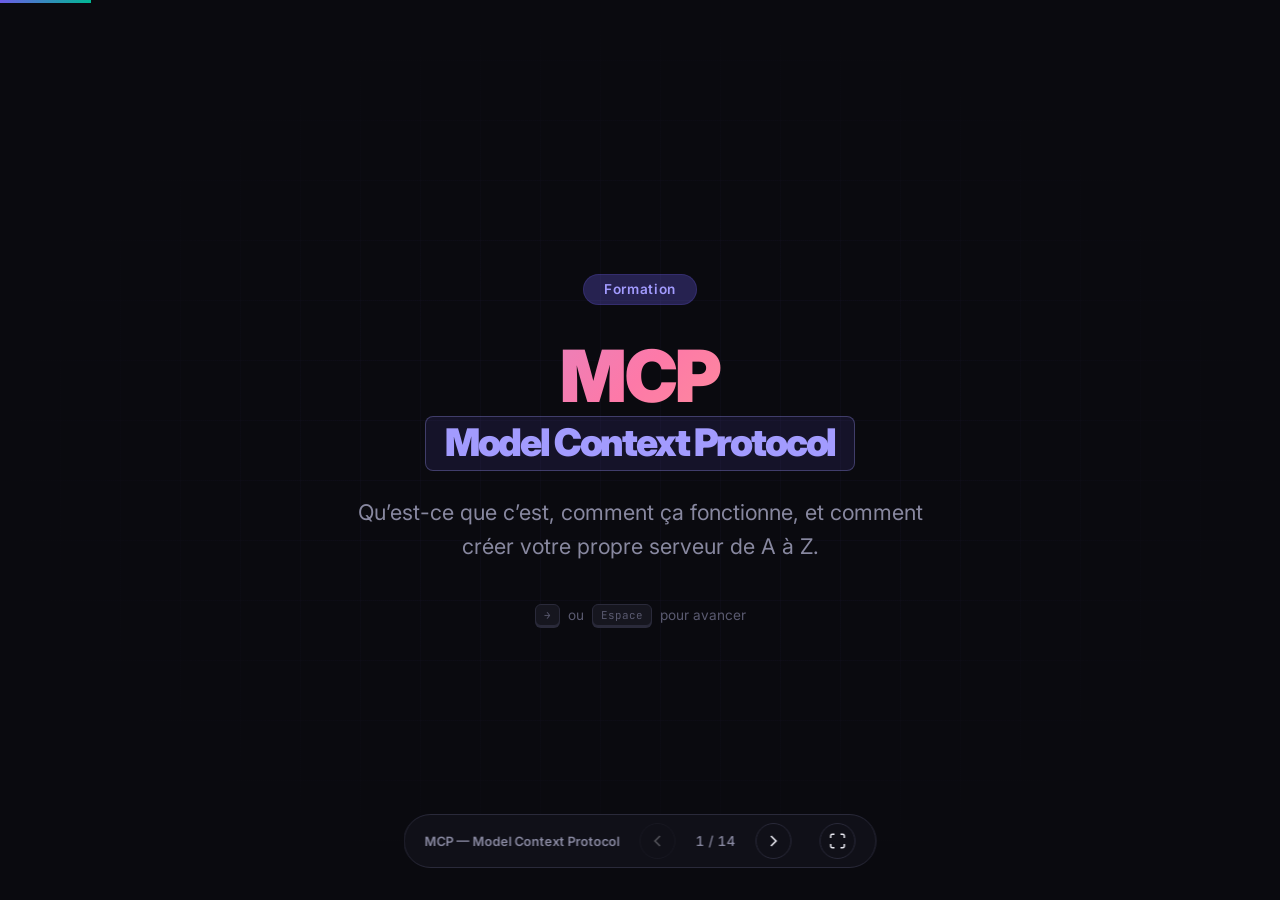
<file: mcp/presentation/index.html>
<!DOCTYPE html>
<html lang="fr">
<head>
  <meta charset="UTF-8">
  <meta name="viewport" content="width=device-width, initial-scale=1.0">
  <title>MCP — Model Context Protocol — Formation</title>
  <link rel="preconnect" href="https://fonts.googleapis.com">
  <link rel="preconnect" href="https://fonts.gstatic.com" crossorigin>
  <link href="https://fonts.googleapis.com/css2?family=Inter:wght@300;400;500;600;700;800;900&family=JetBrains+Mono:wght@400;500;600&display=swap" rel="stylesheet">
  <link rel="stylesheet" href="styles.css">
</head>
<body>
  <div class="progress-bar" id="progressBar"></div>

  <nav class="slide-nav" id="slideNav">
    <div class="nav-inner">
      <span class="nav-title">MCP — Model Context Protocol</span>
      <div class="nav-controls">
        <button class="nav-btn" id="prevBtn" aria-label="Slide précédente">
          <svg width="20" height="20" viewBox="0 0 24 24" fill="none" stroke="currentColor" stroke-width="2"><path d="M15 18l-6-6 6-6"/></svg>
        </button>
        <span class="slide-counter" id="slideCounter">1 / 14</span>
        <button class="nav-btn" id="nextBtn" aria-label="Slide suivante">
          <svg width="20" height="20" viewBox="0 0 24 24" fill="none" stroke="currentColor" stroke-width="2"><path d="M9 18l6-6-6-6"/></svg>
        </button>
      </div>
      <button class="nav-btn fullscreen-btn" id="fullscreenBtn" aria-label="Plein écran">
        <svg width="18" height="18" viewBox="0 0 24 24" fill="none" stroke="currentColor" stroke-width="2"><path d="M8 3H5a2 2 0 0 0-2 2v3m18 0V5a2 2 0 0 0-2-2h-3m0 18h3a2 2 0 0 0 2-2v-3M3 16v3a2 2 0 0 0 2 2h3"/></svg>
      </button>
    </div>
  </nav>

  <main class="slides-container" id="slidesContainer">

    <!-- SLIDE 1 : Hero -->
    <section class="slide slide--hero active" data-slide="1">
      <div class="slide-content">
        <div class="hero-badge animate-pop">Formation</div>
        <h1 class="hero-title">
          <span class="animate-slide-up" style="--delay: 0.1s"><span class="gradient-text">MCP</span></span>
          <span class="animate-slide-up hero-tools" style="--delay: 0.25s">
            <span class="tool-tag tool-tag--cursor">Model Context Protocol</span>
          </span>
        </h1>
        <p class="hero-subtitle animate-fade-in" style="--delay: 0.5s">
          Qu’est-ce que c’est, comment ça fonctionne, et comment créer votre propre serveur de A à Z.
        </p>
        <div class="hero-keys animate-fade-in" style="--delay: 0.8s">
          <kbd>→</kbd> ou <kbd>Espace</kbd> pour avancer
        </div>
      </div>
      <div class="hero-bg-grid"></div>
    </section>

    <!-- SLIDE 2 : Problème -->
    <section class="slide slide--problem" data-slide="2">
      <div class="slide-content">
        <div class="section-label animate-pop">Le Problème</div>
        <h2 class="slide-title animate-slide-up">Intégrations éclatées</h2>
        <div class="problem-grid">
          <div class="problem-card animate-card" style="--delay: 0.2s">
            <div class="problem-icon">🔌</div>
            <h3>N × connecteurs</h3>
            <p>Un bricolage par outil, par API : formats différents, même idée réécrite plusieurs fois</p>
          </div>
          <div class="problem-card animate-card" style="--delay: 0.35s">
            <div class="problem-icon">📦</div>
            <h3>Contexte &amp; actions</h3>
            <p>Besoin récurrent : donner des <strong>données</strong> au modèle et lui permettre d’<strong>agir</strong> sur vos systèmes</p>
          </div>
          <div class="problem-card animate-card" style="--delay: 0.5s">
            <div class="problem-icon">🧩</div>
            <h3>Interopérabilité</h3>
            <p>Sans standard, chaque hôte (IDE, chat…) impose son propre modèle d’extension</p>
          </div>
        </div>
        <div class="solution-banner animate-fade-in" style="--delay: 0.8s">
          <span class="solution-arrow">→</span>
          Le MCP = un <strong>contrat ouvert</strong> (comme le LSP pour les langages) entre <strong>hôtes</strong> et <strong>serveurs</strong> de contexte
        </div>
      </div>
    </section>

    <!-- SLIDE 3 : Définition -->
    <section class="slide slide--concept" data-slide="3">
      <div class="slide-content">
        <div class="section-label animate-pop">Définition</div>
        <h2 class="slide-title animate-slide-up">Model Context Protocol</h2>
        <div class="concept-flow animate-fade-in" style="--delay: 0.3s">
          <div class="concept-formula">
            <span class="concept-input">Applications LLM</span>
            <span class="concept-arrow">+</span>
            <span class="concept-input">JSON-RPC 2.0</span>
            <span class="concept-arrow">+</span>
            <span class="concept-output">Données &amp; outils standardisés</span>
          </div>
        </div>
        <p class="concept-desc animate-fade-in" style="--delay: 0.45s">
          Protocole <strong>ouvert</strong> pour brancher des assistants sur des sources de données, des APIs et des outils. Messages <strong>UTF-8</strong>, sessions <strong>avec état</strong>, négociation des <strong>capabilities</strong>. La spécification officielle vit sur <strong>modelcontextprotocol.io</strong>.
        </p>
        <div class="create-note animate-fade-in" style="--delay: 0.65s">
          💡 Analogie pédagogique : le <strong>LSP</strong> a unifié les éditeurs autour des langages ; le MCP vise la même clarté pour le <strong>contexte</strong> et les <strong>actions</strong> des agents.
        </div>
      </div>
    </section>

    <!-- SLIDE 4 : Architecture -->
    <section class="slide slide--lifecycle" data-slide="4">
      <div class="slide-content">
        <div class="section-label animate-pop">Architecture</div>
        <h2 class="slide-title animate-slide-up">Hôte, client, serveur</h2>
        <div class="mcp-triple-grid">
          <div class="lifecycle-category animate-card" style="--delay: 0.15s">
            <div class="lifecycle-icon">🖥️</div>
            <h3>Hôte (host)</h3>
            <p class="lifecycle-note" style="margin-top:0;font-size:0.78rem;color:var(--text-dim);font-weight:400;line-height:1.4">
              L’application (IDE, client chat…) qui orchestre les sessions, applique les politiques de <strong>sécurité</strong> et le <strong>consentement</strong> utilisateur.
            </p>
          </div>
          <div class="lifecycle-category animate-card" style="--delay: 0.28s">
            <div class="lifecycle-icon">🔌</div>
            <h3>Client MCP</h3>
            <p class="lifecycle-note" style="margin-top:0;font-size:0.78rem;color:var(--text-dim);font-weight:400;line-height:1.4">
              Composant dans l’hôte qui ouvre une <strong>connexion</strong> vers un serveur (souvent une connexion par serveur).
            </p>
          </div>
          <div class="lifecycle-category animate-card" style="--delay: 0.4s">
            <div class="lifecycle-icon">⚙️</div>
            <h3>Serveur MCP</h3>
            <p class="lifecycle-note" style="margin-top:0;font-size:0.78rem;color:var(--text-dim);font-weight:400;line-height:1.4">
              Expose <strong>resources</strong>, <strong>tools</strong>, <strong>prompts</strong> — local (stdio) ou distant (HTTP streamable).
            </p>
          </div>
        </div>
        <div class="create-note animate-fade-in" style="--delay: 0.55s">
          ⚠️ La <strong>confiance</strong> se gère côté <strong>hôte</strong> : le protocole ne remplace pas une revue de sécurité ni une politique d’accès.
        </div>
      </div>
    </section>

    <!-- SLIDE 5 : Primitives serveur -->
    <section class="slide slide--types" data-slide="5">
      <div class="slide-content">
        <div class="section-label animate-pop">Côté serveur</div>
        <h2 class="slide-title animate-slide-up">Resources, tools, prompts</h2>
        <div class="mcp-triple-grid">
          <div class="hook-type-card animate-card" style="--delay: 0.15s">
            <div class="hook-type-icon">📄</div>
            <div class="hook-type-name">Resources</div>
            <div class="hook-type-availability">Lecture contextualisée</div>
            <div class="hook-type-desc">Données adressables (URI), fichiers, extractions d’API — ce que le modèle peut <strong>consulter</strong>.</div>
            <div class="hook-type-tag">Contexte</div>
          </div>
          <div class="hook-type-card animate-card" style="--delay: 0.28s">
            <div class="hook-type-icon">🔧</div>
            <div class="hook-type-name">Tools</div>
            <div class="hook-type-availability">Actions invocables</div>
            <div class="hook-type-desc">Fonctions avec schéma d’entrée ; souvent soumises à <strong>approbation</strong> utilisateur dans l’hôte.</div>
            <div class="hook-type-tag">Exécution</div>
          </div>
          <div class="hook-type-card animate-card" style="--delay: 0.4s">
            <div class="hook-type-icon">📝</div>
            <div class="hook-type-name">Prompts</div>
            <div class="hook-type-availability">Gabarits</div>
            <div class="hook-type-desc">Modèles de messages ou workflows réutilisables pour guider l’utilisateur ou le client.</div>
            <div class="hook-type-tag">Templates</div>
          </div>
        </div>
        <div class="create-note animate-fade-in" style="--delay: 0.55s">
          💡 Voir aussi les concepts détaillés sur <strong>modelcontextprotocol.io</strong> (server concepts, cycle de vie).
        </div>
      </div>
    </section>

    <!-- SLIDE 6 : Capacités client -->
    <section class="slide slide--lifecycle" data-slide="6">
      <div class="slide-content">
        <div class="section-label animate-pop">Côté client</div>
        <h2 class="slide-title animate-slide-up">Ce que le serveur peut demander</h2>
        <div class="mcp-triple-grid">
          <div class="lifecycle-category animate-card" style="--delay: 0.15s">
            <div class="lifecycle-icon">🎲</div>
            <h3>Sampling</h3>
            <div class="lifecycle-note">Le serveur peut demander des complétions LLM via le client — sous contrôle utilisateur.</div>
          </div>
          <div class="lifecycle-category animate-card" style="--delay: 0.28s">
            <div class="lifecycle-icon">📁</div>
            <h3>Roots</h3>
            <div class="lifecycle-note">Ancres (fichiers, URIs) pour délimiter la portée des accès côté workspace.</div>
          </div>
          <div class="lifecycle-category animate-card" style="--delay: 0.4s">
            <div class="lifecycle-icon">💬</div>
            <h3>Elicitation</h3>
            <div class="lifecycle-note">Demander des informations complémentaires à l’utilisateur via l’hôte.</div>
          </div>
        </div>
        <div class="create-note animate-fade-in" style="--delay: 0.55s">
          💡 Utile pour des flux <strong>agentiques</strong> avancés ; la plupart des intégrations « fichier + API » commencent par <strong>tools</strong> + <strong>resources</strong>.
        </div>
      </div>
    </section>

    <!-- SLIDE 7 : Transports -->
    <section class="slide slide--config" data-slide="7">
      <div class="slide-content">
        <div class="section-label animate-pop">Transports</div>
        <h2 class="slide-title animate-slide-up">stdio &amp; HTTP streamable</h2>
        <div class="create-dual">
          <div class="create-col animate-card" style="--delay: 0.2s">
            <div class="create-col-header cursor-header">stdio (local)</div>
            <div class="create-steps">
              <div class="cs"><span class="cs-num">1</span> L’hôte lance votre serveur en <strong>processus enfant</strong></div>
              <div class="cs"><span class="cs-num">2</span> Messages JSON-RPC sur <strong>stdin</strong> / <strong>stdout</strong></div>
              <div class="cs"><span class="cs-num">3</span> Cursor, Claude Desktop, CLI — cas le plus courant</div>
            </div>
            <div class="create-note" style="margin:0 1.25rem 1rem;font-size:0.82rem">
              ⚠️ Rien d’autre sur <strong>stdout</strong> (pas de <code>console.log</code> oublié) — sinon le JSON-RPC casse.
            </div>
          </div>
          <div class="create-col animate-card" style="--delay: 0.35s">
            <div class="create-col-header cc-header">Streamable HTTP</div>
            <div class="create-steps">
              <div class="cs"><span class="cs-num">1</span> Serveur <strong>réseau</strong> (API MCP)</div>
              <div class="cs"><span class="cs-num">2</span> Sessions <strong>stateful</strong> ou <strong>stateless</strong> selon config</div>
              <div class="cs"><span class="cs-num">3</span> Idéal pour SaaS, passerelles d’équipe, plusieurs clients</div>
            </div>
            <div class="create-note" style="margin:0 1.25rem 1rem;font-size:0.82rem">
              Détails : spec <strong>Transports</strong> sur modelcontextprotocol.io (sessions, reprise, SSE/JSON…).
            </div>
          </div>
        </div>
        <div class="hook-flow animate-fade-in" style="--delay: 0.5s">
          <div class="hook-flow-step">initialize</div>
          <div class="hook-flow-arrow">→</div>
          <div class="hook-flow-step hook-flow-step--accent">négociation capabilities</div>
          <div class="hook-flow-arrow">→</div>
          <div class="hook-flow-step">tools / resources / prompts</div>
        </div>
      </div>
    </section>

    <!-- SLIDE 8 : Sécurité -->
    <section class="slide slide--problem" data-slide="8">
      <div class="slide-content">
        <div class="section-label animate-pop">Sécurité</div>
        <h2 class="slide-title animate-slide-up">Confiance &amp; consentement</h2>
        <div class="problem-grid">
          <div class="problem-card animate-card" style="--delay: 0.15s">
            <div class="problem-icon">✋</div>
            <h3>Consentement</h3>
            <p>L’utilisateur doit comprendre quelles données sont exposées et quels outils peuvent s’exécuter</p>
          </div>
          <div class="problem-card animate-card" style="--delay: 0.3s">
            <div class="problem-icon">⚡</div>
            <h3>Tools = pouvoir</h3>
            <p>Traiter les descriptions d’outils comme <strong>non fiables</strong> si le serveur n’est pas sûr</p>
          </div>
          <div class="problem-card animate-card" style="--delay: 0.45s">
            <div class="problem-icon">🔒</div>
            <h3>Données &amp; sampling</h3>
            <p>Pas d’exfiltration opaque ; contrôle des requêtes <strong>sampling</strong> initiées par le serveur</p>
          </div>
        </div>
        <div class="solution-banner animate-fade-in" style="--delay: 0.65s">
          <span class="solution-arrow">→</span>
          Aligné sur la spec : <strong>Security and Trust &amp; Safety</strong> — principes que le <strong>hôte</strong> doit appliquer dans l’UI et les politiques
        </div>
      </div>
    </section>

    <!-- SLIDE 9 : Trois étapes -->
    <section class="slide slide--config" data-slide="9">
      <div class="slide-content">
        <div class="section-label animate-pop">Implémentation</div>
        <h2 class="slide-title animate-slide-up">Créer un serveur en 3 étapes</h2>
        <div class="create-dual">
          <div class="create-col animate-card" style="--delay: 0.2s">
            <div class="create-col-header cursor-header">SDK TypeScript officiel</div>
            <div class="create-steps">
              <div class="cs"><span class="cs-num">1</span> <code>McpServer</code> — nom, version, <code>instructions</code> optionnelles</div>
              <div class="cs"><span class="cs-num">2</span> Enregistrer tools / resources / prompts (<strong>Zod v4</strong> / Standard Schema)</div>
              <div class="cs"><span class="cs-num">3</span> <code>StdioServerTransport</code> (local) ou transport HTTP (distant) puis <code>connect</code></div>
            </div>
            <div class="create-format">
              <pre><code><span class="code-comment">// Paquets : @modelcontextprotocol/server, zod</span>
<span class="code-keyword">import</span> { McpServer, StdioServerTransport }
  <span class="code-keyword">from</span> <span class="code-string">'@modelcontextprotocol/server'</span>;
<span class="code-keyword">import</span> * <span class="code-keyword">as</span> z <span class="code-keyword">from</span> <span class="code-string">'zod/v4'</span>;</code></pre>
            </div>
          </div>
          <div class="create-col animate-card" style="--delay: 0.35s">
            <div class="create-col-header cc-header">Scaffolding</div>
            <div class="create-steps">
              <div class="cs"><span class="cs-num">1</span> CLI <strong>create-typescript-server</strong> (dépôt MCP officiel)</div>
              <div class="cs"><span class="cs-num">2</span> Adapter les tools à votre domaine métier</div>
              <div class="cs"><span class="cs-num">3</span> Publié sur GitHub : <code>modelcontextprotocol/create-typescript-server</code></div>
            </div>
            <div class="create-format">
              <pre><code><span class="code-comment"># Exemple (voir doc du repo pour la commande exacte)</span>
npx <span class="code-highlight">@modelcontextprotocol/create-typescript-server</span> mon-serveur</code></pre>
            </div>
          </div>
        </div>
        <div class="create-note animate-fade-in" style="--delay: 0.55s">
          💡 Les <code>instructions</code> serveur guident les workflows (ex. ordre des appels) — ne pas répéter ce qui est déjà dans chaque description d’outil.
        </div>
      </div>
    </section>

    <!-- SLIDE 10 : Exemple onglets -->
    <section class="slide slide--examples" data-slide="10">
      <div class="slide-content">
        <div class="section-label animate-pop">Exemple</div>
        <h2 class="slide-title animate-slide-up">Un outil minimal + stdio</h2>

        <div class="examples-tabs animate-fade-in" style="--delay: 0.2s">
          <button class="tab-btn active" data-tab="ts">TypeScript</button>
          <button class="tab-btn" data-tab="py">Python</button>
        </div>

        <div class="tab-panel active" id="tab-ts">
          <div class="example-context">
            <span class="example-context-label">Pattern</span>
            <span><code>registerTool</code> + handler async + <code>StdioServerTransport</code></span>
          </div>
          <div class="code-block">
            <div class="code-header">
              <span class="code-filename">src/index.ts</span>
              <span class="code-lang cursor-lang">MCP TS SDK</span>
            </div>
            <pre><code><span class="code-keyword">const</span> server = <span class="code-keyword">new</span> <span class="code-highlight">McpServer</span>({ name: <span class="code-string">'demo'</span>, version: <span class="code-string">'1.0.0'</span> });

server.<span class="code-highlight">registerTool</span>(
  <span class="code-string">'calculate-bmi'</span>,
  {
    title: <span class="code-string">'IMC'</span>,
    description: <span class="code-string">'Calcule l’indice de masse corporelle'</span>,
    inputSchema: z.object({
      weightKg: z.number(),
      heightM: z.number()
    }),
    outputSchema: z.object({ bmi: z.number() })
  },
  <span class="code-keyword">async</span> ({ weightKg, heightM }) =&gt; {
    <span class="code-keyword">const</span> output = { bmi: weightKg / (heightM * heightM) };
    <span class="code-keyword">return</span> {
      content: [{ type: <span class="code-string">'text'</span>, text: JSON.stringify(output) }],
      structuredContent: output
    };
  }
);

<span class="code-keyword">const</span> transport = <span class="code-keyword">new</span> <span class="code-highlight">StdioServerTransport</span>();
<span class="code-keyword">await</span> server.connect(transport);</code></pre>
          </div>
          <div class="create-note">
            💡 Schémas stricts = moins d’appels invalides ; <code>structuredContent</code> facilite les réponses typées côté client.
          </div>
        </div>

        <div class="tab-panel" id="tab-py">
          <div class="example-context">
            <span class="example-context-label">Équivalent</span>
            <span>SDK Python <code>mcp</code> — même trio : serveur, outil décoré, transport stdio</span>
          </div>
          <div class="code-block">
            <div class="code-header">
              <span class="code-filename">server.py</span>
              <span class="code-lang cc-lang">MCP Python</span>
            </div>
            <pre><code><span class="code-keyword">from</span> mcp.server.fastmcp <span class="code-keyword">import</span> FastMCP

mcp = FastMCP(<span class="code-string">'demo'</span>)

@mcp.tool()
<span class="code-keyword">def</span> calculate_bmi(weight_kg: float, height_m: float) -&gt; dict:
    <span class="code-string">"""Calcule l’IMC"""</span>
    bmi = weight_kg / (height_m ** <span class="code-highlight">2</span>)
    <span class="code-keyword">return</span> {<span class="code-string">'bmi'</span>: bmi}

<span class="code-keyword">if</span> __name__ == <span class="code-string">'__main__'</span>:
    mcp.run()</code></pre>
          </div>
          <div class="create-note">
            💡 Les noms de packages et API évoluent — toujours vérifier le README officiel du SDK Python sur GitHub <strong>modelcontextprotocol/python-sdk</strong>.
          </div>
        </div>
      </div>
    </section>

    <!-- SLIDE 11 : Config hôtes -->
    <section class="slide slide--config" data-slide="11">
      <div class="slide-content">
        <div class="section-label animate-pop">Configuration</div>
        <h2 class="slide-title animate-slide-up">Brancher Cursor &amp; Claude Desktop</h2>
        <div class="create-dual">
          <div class="create-col animate-card" style="--delay: 0.2s">
            <div class="create-col-header cursor-header">⚡ Cursor</div>
            <div class="create-steps">
              <div class="cs"><span class="cs-num">1</span> <code>.cursor/mcp.json</code> (projet) ou <code>~/.cursor/mcp.json</code> (global)</div>
              <div class="cs"><span class="cs-num">2</span> Fusion des deux ; préférence au projet</div>
              <div class="cs"><span class="cs-num">3</span> Secrets via <code>env</code>, pas en dur dans le JSON</div>
            </div>
            <div class="create-format">
              <pre><code><span class="code-frontmatter">{</span>
  <span class="code-string">"mcpServers"</span>: <span class="code-frontmatter">{</span>
    <span class="code-string">"mon-serveur"</span>: <span class="code-frontmatter">{</span>
      <span class="code-string">"command"</span>: <span class="code-keyword">"node"</span>,
      <span class="code-string">"args"</span>: [<span class="code-keyword">"dist/index.js"</span>],
      <span class="code-string">"env"</span>: <span class="code-frontmatter">{</span> <span class="code-string">"API_KEY"</span>: <span class="code-keyword">"${API_KEY}"</span> <span class="code-frontmatter">}</span>
    <span class="code-frontmatter">}</span>
  <span class="code-frontmatter">}</span>
<span class="code-frontmatter">}</span></code></pre>
            </div>
          </div>
          <div class="create-col animate-card" style="--delay: 0.35s">
            <div class="create-col-header cc-header">▶ Claude Desktop</div>
            <div class="create-steps">
              <div class="cs"><span class="cs-num">1</span> Fichier de config MCP (chemin selon OS)</div>
              <div class="cs"><span class="cs-num">2</span> Entrée <code>mcpServers</code> avec <code>command</code> + <code>args</code></div>
              <div class="cs"><span class="cs-num">3</span> Redémarrer l’app après modification</div>
            </div>
            <div class="create-format">
              <pre><code><span class="code-frontmatter">{</span>
  <span class="code-string">"mcpServers"</span>: <span class="code-frontmatter">{</span>
    <span class="code-string">"mon-serveur"</span>: <span class="code-frontmatter">{</span>
      <span class="code-string">"command"</span>: <span class="code-keyword">"node"</span>,
      <span class="code-string">"args"</span>: [<span class="code-string">"/chemin/absolu/dist/index.js"</span>]
    <span class="code-frontmatter">}</span>
  <span class="code-frontmatter">}</span>
<span class="code-frontmatter">}</span></code></pre>
            </div>
          </div>
        </div>
        <div class="create-note animate-fade-in" style="--delay: 0.55s">
          💡 Pour MCP distant : clé <code>url</code> (+ en-têtes / auth selon doc Cursor). Voir la doc Cursor sur <strong>MCP</strong> et le cookbook <strong>building MCP server</strong>.
        </div>
      </div>
    </section>

    <!-- SLIDE 12 : Bonnes pratiques -->
    <section class="slide slide--best" data-slide="12">
      <div class="slide-content">
        <div class="section-label animate-pop">Bonnes pratiques</div>
        <h2 class="slide-title animate-slide-up">7 règles d’or</h2>
        <div class="best-practices-grid">
          <div class="bp-card animate-card" style="--delay: 0.08s">
            <div class="bp-number">1</div>
            <h3>Descriptions explicites</h3>
            <p>Le modèle choisit les outils d’après le texte — soignez titre et description.</p>
          </div>
          <div class="bp-card animate-card" style="--delay: 0.14s">
            <div class="bp-number">2</div>
            <h3>Schémas stricts</h3>
            <p>Valider toutes les entrées ; erreurs claires si validation échoue.</p>
          </div>
          <div class="bp-card animate-card" style="--delay: 0.2s">
            <div class="bp-number">3</div>
            <h3>Effets de bord</h3>
            <p>Documenter idempotence, risques, et ce qu’une tool modifie réellement.</p>
          </div>
          <div class="bp-card animate-card" style="--delay: 0.26s">
            <div class="bp-number">4</div>
            <h3>Timeouts &amp; erreurs</h3>
            <p>Réponses exploitables par l’agent ; éviter les stack traces brutes.</p>
          </div>
          <div class="bp-card animate-card" style="--delay: 0.32s">
            <div class="bp-number">5</div>
            <h3>Moindre privilège</h3>
            <p>Exposer le minimum de ressources et d’outils nécessaires.</p>
          </div>
          <div class="bp-card animate-card" style="--delay: 0.38s">
            <div class="bp-number">6</div>
            <h3>stdout propre (stdio)</h3>
            <p>Logger sur stderr ou fichier — jamais de bruit sur stdout.</p>
          </div>
          <div class="bp-card animate-card" style="--delay: 0.44s">
            <div class="bp-number">7</div>
            <h3>Version &amp; doc d’équipe</h3>
            <p>Nom, version, changelog — surtout en monorepo partagé.</p>
          </div>
        </div>
      </div>
    </section>

    <!-- SLIDE 13 : Conclusion -->
    <section class="slide slide--conclusion" data-slide="13">
      <div class="slide-content">
        <div class="conclusion-box animate-fade-in" style="--delay: 0.2s">
          <h2>🎯 Récapitulatif</h2>
          <div class="conclusion-items">
            <div class="conclusion-item">MCP = protocole <strong>ouvert</strong> (JSON-RPC, capabilities, transports stdio / HTTP)</div>
            <div class="conclusion-item"><strong>Serveur</strong> : resources, tools, prompts — <strong>hôte</strong> : sécurité &amp; consentement</div>
            <div class="conclusion-item">Implémentation : <strong>McpServer</strong> + schémas + transport + <code>connect</code></div>
            <div class="conclusion-item">S’aligne avec vos capsules <strong>Rules / Skills / Hooks / Spec</strong> : contrats explicites de bout en bout</div>
          </div>
          <div class="cta-box">
            Scaffoldez un serveur, exposez <strong>un</strong> outil utile, branchez-le dans Cursor.<br>
            <span class="cta-dual">
              <span>📘 <code>modelcontextprotocol.io</code></span>
              <span class="cta-sep">|</span>
              <span>⚡ <code>.cursor/mcp.json</code></span>
            </span>
          </div>
        </div>
      </div>
    </section>

    <!-- SLIDE 14 : Ressources -->
    <section class="slide slide--resources" data-slide="14">
      <div class="slide-content">
        <div class="section-label animate-pop">Ressources</div>
        <h2 class="slide-title animate-slide-up">Pour aller plus loin</h2>
        <div class="resources-grid">
          <div class="resource-group animate-card" style="--delay: 0.15s">
            <div class="resource-group-header">Spécification &amp; apprentissage</div>
            <div class="resource-list">
              <a class="resource-item" href="https://modelcontextprotocol.io/specification/latest" target="_blank" rel="noopener noreferrer">
                <span class="resource-icon">📘</span>
                <div>
                  <div class="resource-name">Specification (latest)</div>
                  <div class="resource-url">modelcontextprotocol.io/specification/latest</div>
                </div>
              </a>
              <a class="resource-item" href="https://modelcontextprotocol.io/" target="_blank" rel="noopener noreferrer">
                <span class="resource-icon">🏠</span>
                <div>
                  <div class="resource-name">Site MCP — documentation</div>
                  <div class="resource-url">modelcontextprotocol.io</div>
                </div>
              </a>
            </div>
          </div>
          <div class="resource-group animate-card" style="--delay: 0.25s">
            <div class="resource-group-header">SDK &amp; outils</div>
            <div class="resource-list">
              <a class="resource-item" href="https://github.com/modelcontextprotocol/typescript-sdk" target="_blank" rel="noopener noreferrer">
                <span class="resource-icon">⬢</span>
                <div>
                  <div class="resource-name">TypeScript SDK</div>
                  <div class="resource-url">github.com/modelcontextprotocol/typescript-sdk</div>
                </div>
              </a>
              <a class="resource-item" href="https://github.com/modelcontextprotocol/create-typescript-server" target="_blank" rel="noopener noreferrer">
                <span class="resource-icon">🚀</span>
                <div>
                  <div class="resource-name">create-typescript-server</div>
                  <div class="resource-url">github.com/modelcontextprotocol/create-typescript-server</div>
                </div>
              </a>
              <a class="resource-item" href="https://github.com/modelcontextprotocol/python-sdk" target="_blank" rel="noopener noreferrer">
                <span class="resource-icon">🐍</span>
                <div>
                  <div class="resource-name">Python SDK</div>
                  <div class="resource-url">github.com/modelcontextprotocol/python-sdk</div>
                </div>
              </a>
            </div>
          </div>
          <div class="resource-group animate-card" style="--delay: 0.35s">
            <div class="resource-group-header">Produit &amp; IDE</div>
            <div class="resource-list">
              <a class="resource-item" href="https://www.anthropic.com/news/model-context-protocol" target="_blank" rel="noopener noreferrer">
                <span class="resource-icon">◆</span>
                <div>
                  <div class="resource-name">Anthropic — annonce MCP</div>
                  <div class="resource-url">anthropic.com/news/model-context-protocol</div>
                </div>
              </a>
              <a class="resource-item" href="https://cursor.com/docs/context/mcp" target="_blank" rel="noopener noreferrer">
                <span class="resource-icon">⚡</span>
                <div>
                  <div class="resource-name">Cursor — MCP</div>
                  <div class="resource-url">cursor.com/docs/context/mcp</div>
                </div>
              </a>
              <a class="resource-item" href="https://cursor.com/docs/cookbook/building-mcp-server" target="_blank" rel="noopener noreferrer">
                <span class="resource-icon">⚡</span>
                <div>
                  <div class="resource-name">Cursor — Building an MCP Server</div>
                  <div class="resource-url">cursor.com/docs/cookbook/building-mcp-server</div>
                </div>
              </a>
            </div>
          </div>
        </div>
      </div>
    </section>

  </main>

  <script src="script.js"></script>
</body>
</html>
</file>
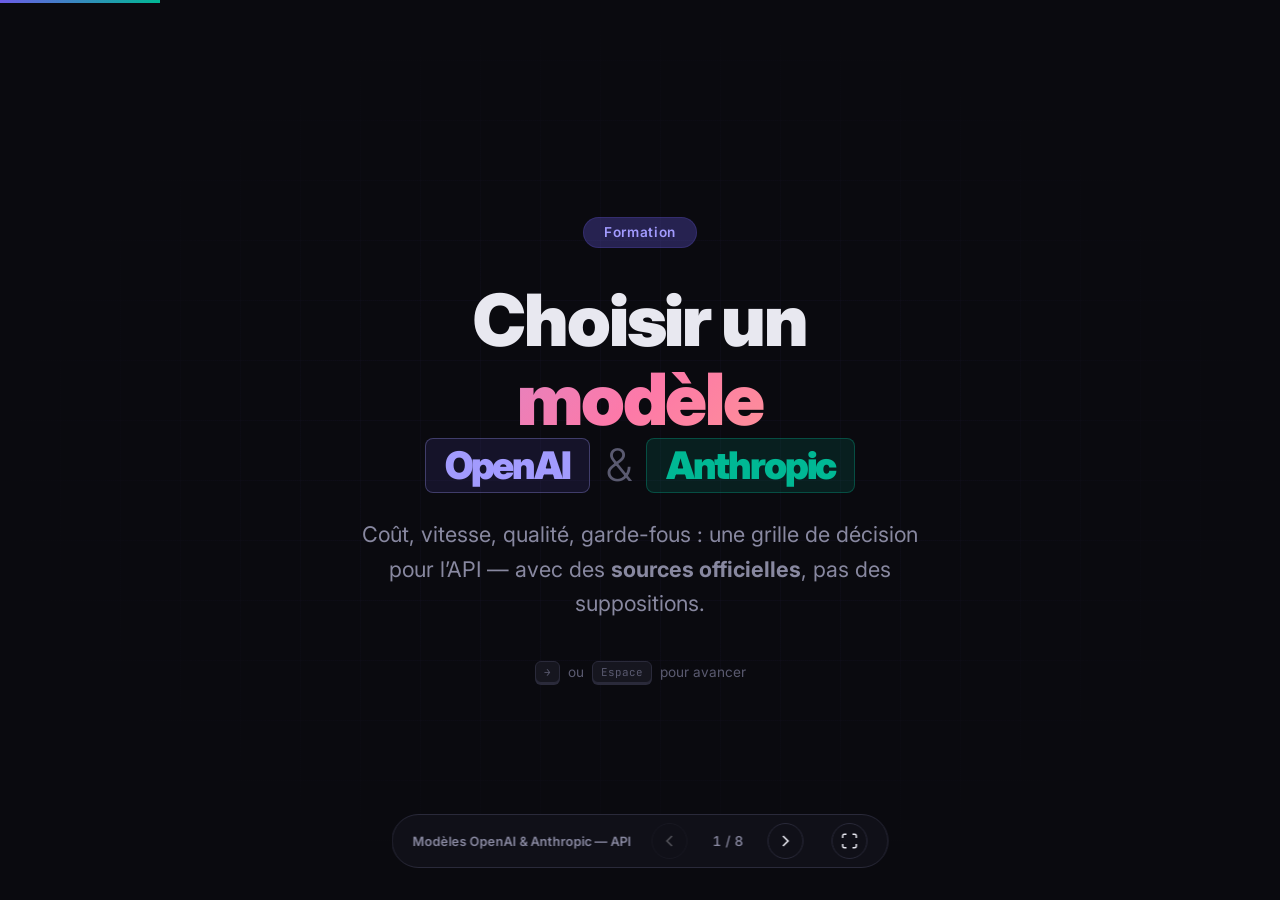
<file: model_arena/presentation/index.html>
<!DOCTYPE html>
<html lang="fr">
<head>
  <meta charset="UTF-8">
  <meta name="viewport" content="width=device-width, initial-scale=1.0">
  <title>Choisir un modèle (OpenAI &amp; Anthropic) — Formation</title>
  <link rel="preconnect" href="https://fonts.googleapis.com">
  <link rel="preconnect" href="https://fonts.gstatic.com" crossorigin>
  <link href="https://fonts.googleapis.com/css2?family=Inter:wght@300;400;500;600;700;800;900&family=JetBrains+Mono:wght@400;500;600&display=swap" rel="stylesheet">
  <link rel="stylesheet" href="styles.css">
</head>
<body>
  <div class="progress-bar" id="progressBar"></div>

  <nav class="slide-nav" id="slideNav">
    <div class="nav-inner">
      <span class="nav-title">Modèles OpenAI &amp; Anthropic — API</span>
      <div class="nav-controls">
        <button class="nav-btn" id="prevBtn" aria-label="Slide précédente">
          <svg width="20" height="20" viewBox="0 0 24 24" fill="none" stroke="currentColor" stroke-width="2"><path d="M15 18l-6-6 6-6"/></svg>
        </button>
        <span class="slide-counter" id="slideCounter">1 / 8</span>
        <button class="nav-btn" id="nextBtn" aria-label="Slide suivante">
          <svg width="20" height="20" viewBox="0 0 24 24" fill="none" stroke="currentColor" stroke-width="2"><path d="M9 18l6-6-6-6"/></svg>
        </button>
      </div>
      <button class="nav-btn fullscreen-btn" id="fullscreenBtn" aria-label="Plein écran">
        <svg width="18" height="18" viewBox="0 0 24 24" fill="none" stroke="currentColor" stroke-width="2"><path d="M8 3H5a2 2 0 0 0-2 2v3m18 0V5a2 2 0 0 0-2-2h-3m0 18h3a2 2 0 0 0 2-2v-3M3 16v3a2 2 0 0 0 2 2h3"/></svg>
      </button>
    </div>
  </nav>

  <main class="slides-container" id="slidesContainer">

    <!-- 1 : Hero -->
    <section class="slide slide--hero active" data-slide="1">
      <div class="slide-content">
        <div class="hero-badge animate-pop">Formation</div>
        <h1 class="hero-title">
          <span class="animate-slide-up" style="--delay: 0.1s">Choisir un <span class="gradient-text">modèle</span></span>
          <span class="animate-slide-up hero-tools" style="--delay: 0.28s">
            <span class="tool-tag tool-tag--cursor">OpenAI</span>
            <span class="tool-amp">&amp;</span>
            <span class="tool-tag tool-tag--claude">Anthropic</span>
          </span>
        </h1>
        <p class="hero-subtitle animate-fade-in" style="--delay: 0.5s">
          Coût, vitesse, qualité, garde-fous : une grille de décision pour l’API — avec des <strong>sources officielles</strong>, pas des suppositions.
        </p>
        <div class="hero-keys animate-fade-in" style="--delay: 0.75s">
          <kbd>→</kbd> ou <kbd>Espace</kbd> pour avancer
        </div>
      </div>
      <div class="hero-bg-grid"></div>
    </section>

    <!-- 2 : Problème + API vs apps -->
    <section class="slide slide--problem" data-slide="2">
      <div class="slide-content">
        <div class="section-label animate-pop">Pourquoi cette capsule</div>
        <h2 class="slide-title animate-slide-up">Trois erreurs fréquentes</h2>
        <div class="problem-grid">
          <div class="problem-card animate-card" style="--delay: 0.2s">
            <div class="problem-icon">🐘</div>
            <h3>« Gros » modèle partout</h3>
            <p>Coût et latence inutiles pour des petites tâches localisées ou du formatage</p>
          </div>
          <div class="problem-card animate-card" style="--delay: 0.35s">
            <div class="problem-icon">🐁</div>
            <h3>« Mini » partout</h3>
            <p>Échecs sur raisonnement difficile, gros refactors ou contexte énorme mal maîtrisé</p>
          </div>
          <div class="problem-card animate-card" style="--delay: 0.5s">
            <div class="problem-icon">🔀</div>
            <h3>Comparer pommes et poires</h3>
            <p><strong>ChatGPT / Claude (app)</strong> : abonnement, produit grand public.<br><strong>API</strong> : $/million de tokens, contrats, quotas. Ce cours parle surtout de l’<strong>API</strong>.</p>
          </div>
        </div>
        <div class="solution-banner animate-fade-in" style="--delay: 0.75s">
          <span class="solution-arrow">→</span>
          Les chiffres de cette présentation viennent des <strong>pages de tarification et de documentation</strong> des fournisseurs — à <strong>recoller après chaque mise à jour</strong> tarifaire.
        </div>
      </div>
    </section>

    <!-- 3 : Quatre critères -->
    <section class="slide slide--types" data-slide="3">
      <div class="slide-content">
        <div class="section-label animate-pop">Cadre</div>
        <h2 class="slide-title animate-slide-up">Quatre critères à comparer</h2>
        <div class="spec-types-grid spec-types-grid--4">
          <div class="spec-type-card animate-card" style="--delay: 0.1s">
            <div class="spec-type-icon">💵</div>
            <div class="spec-type-name">Coût</div>
            <div class="spec-type-format">Prix public</div>
            <div class="spec-type-desc">Input / output (et cache si vous l’utilisez) — l’output coûte souvent plus que l’input</div>
          </div>
          <div class="spec-type-card animate-card" style="--delay: 0.2s">
            <div class="spec-type-icon">⚡</div>
            <div class="spec-type-name">Vitesse</div>
            <div class="spec-type-format">Mesures</div>
            <div class="spec-type-desc">Latence, débit : à mesurer sur <strong>votre</strong> charge ou via un banc <strong>citée</strong> (sinon N/D)</div>
          </div>
          <div class="spec-type-card animate-card" style="--delay: 0.3s">
            <div class="spec-type-icon">🎯</div>
            <div class="spec-type-name">Qualité / adéquation</div>
            <div class="spec-type-format">Par tâche</div>
            <div class="spec-type-desc">Code, long contexte, raisonnement : pas un score unique « vérité » — lire les docs &amp; fiches modèles</div>
          </div>
          <div class="spec-type-card animate-card" style="--delay: 0.4s">
            <div class="spec-type-icon">🛡️</div>
            <div class="spec-type-name">Garde-fous</div>
            <div class="spec-type-format">API</div>
            <div class="spec-type-desc">Tool use, JSON structuré, limites de contexte — documentés côté fournisseur</div>
          </div>
        </div>
        <p class="source-note animate-fade-in" style="--delay: 0.55s">Aucun tableau « arena » ici sans source : on cite les pages, pas une légende urbaine.</p>
      </div>
    </section>

    <!-- 4 : OpenAI -->
    <section class="slide slide--scroll slide--table" data-slide="4">
      <div class="slide-content">
        <div class="section-label animate-pop">Fournisseur</div>
        <h2 class="slide-title slide-title--compact animate-slide-up">OpenAI (API) — extraits, tarif standard</h2>
        <p class="table-lead animate-fade-in" style="--delay: 0.15s">USD par <strong>million de tokens</strong>. Lignes d’exemple : modèles généraux vs série <code>o</code> (raisonnement). <strong>Input « cache »</strong> = prompt cache tel que listé sur la page.</p>
        <div class="pricing-table-wrap animate-fade-in" style="--delay: 0.25s">
          <table class="data-table">
            <thead>
              <tr>
                <th>Modèle (API)</th>
                <th>Rôle (résumé)</th>
                <th>Input</th>
                <th>Input (cache)</th>
                <th>Output</th>
              </tr>
            </thead>
            <tbody>
              <tr>
                <td class="mono">gpt-4o</td>
                <td>Multimodal, usage général</td>
                <td class="mono">$2.50</td>
                <td class="mono">$1.25</td>
                <td class="mono">$10.00</td>
              </tr>
              <tr>
                <td class="mono">gpt-4o-mini</td>
                <td>Économique, tâches simples</td>
                <td class="mono">$0.15</td>
                <td class="mono">$0.075</td>
                <td class="mono">$0.60</td>
              </tr>
              <tr>
                <td class="mono">o3</td>
                <td>Raisonnement avancé (série o)</td>
                <td class="mono">$2.00</td>
                <td class="mono">$0.50</td>
                <td class="mono">$8.00</td>
              </tr>
              <tr>
                <td class="mono">o3-mini</td>
                <td>Raisonnement, modèle allégé</td>
                <td class="mono">$1.10</td>
                <td class="mono">$0.55</td>
                <td class="mono">$4.40</td>
              </tr>
            </tbody>
          </table>
        </div>
        <p class="source-note">Source : <a href="https://platform.openai.com/docs/pricing" target="_blank" rel="noopener">OpenAI — Pricing</a> (reprise pour la formation, avril 2026). Les montants changent : vérifiez la page avant un budget.</p>
      </div>
    </section>

    <!-- 5 : Anthropic -->
    <section class="slide slide--scroll slide--table" data-slide="5">
      <div class="slide-content">
        <div class="section-label animate-pop">Fournisseur</div>
        <h2 class="slide-title slide-title--compact animate-slide-up">Anthropic (API) — extraits, base input / output</h2>
        <p class="table-lead animate-fade-in" style="--delay: 0.15s">USD par <strong>million de tokens</strong> (base). Prompt caching, batch et autres lignes : voir la page complète.</p>
        <div class="pricing-table-wrap animate-fade-in" style="--delay: 0.25s">
          <table class="data-table">
            <thead>
              <tr>
                <th>Modèle (API)</th>
                <th>Rôle (résumé)</th>
                <th>Input</th>
                <th>Output</th>
              </tr>
            </thead>
            <tbody>
              <tr>
                <td class="mono">Claude Opus 4.6</td>
                <td>Très haute capacité</td>
                <td class="mono">$5.00</td>
                <td class="mono">$25.00</td>
              </tr>
              <tr>
                <td class="mono">Claude Sonnet 4.6</td>
                <td>Équilibre coût / qualité</td>
                <td class="mono">$3.00</td>
                <td class="mono">$15.00</td>
              </tr>
              <tr>
                <td class="mono">Claude Haiku 4.5</td>
                <td>Rapide, économique</td>
                <td class="mono">$1.00</td>
                <td class="mono">$5.00</td>
              </tr>
            </tbody>
          </table>
        </div>
        <p class="source-note">Source : <a href="https://docs.anthropic.com/en/docs/about-claude/pricing" target="_blank" rel="noopener">Anthropic — Model pricing</a> (reprise pour la formation, avril 2026). Pensez au coût <strong>tool use</strong> (tokens supplémentaires documentés) et au <strong>long contexte</strong> (voir doc).</p>
      </div>
    </section>

    <!-- 6 : Matrice tâche → orientation -->
    <section class="slide slide--scroll slide--table" data-slide="6">
      <div class="slide-content">
        <div class="section-label animate-pop">Décision</div>
        <h2 class="slide-title slide-title--compact animate-slide-up">Tâche → orientation (API)</h2>
        <p class="table-lead animate-fade-in" style="--delay: 0.15s">Noms d’exemples côté fournisseur — <strong>choisissez le SKU exact</strong> dans la doc du moment.</p>
        <div class="pricing-table-wrap animate-fade-in" style="--delay: 0.25s">
          <table class="data-table matrix-table">
            <thead>
              <tr>
                <th>Scénario</th>
                <th>Orientation</th>
                <th>Pourquoi (règle de base)</th>
              </tr>
            </thead>
            <tbody>
              <tr>
                <td>Petit changement localisé, peu de contexte</td>
                <td>Modèle <strong>économique</strong> (ex. <span class="mono">gpt-4o-mini</span>, <span class="mono">Claude Haiku 4.5</span>)</td>
                <td class="col-why">Minimiser $ et latence si le risque d’erreur est faible</td>
              </tr>
              <tr>
                <td>Refactor large, architecture, beaucoup de fichiers</td>
                <td>Modèle <strong>fort</strong> (ex. <span class="mono">Sonnet 4.6</span>, <span class="mono">gpt-4o</span>) + grosse fenêtre</td>
                <td class="col-why">Meilleure cohérence quand le contexte et la complexité explosent</td>
              </tr>
              <tr>
                <td>Raisonnement difficile, debug bloqué</td>
                <td>Modèle <strong>raisonnement</strong> (ex. <span class="mono">o3</span> / <span class="mono">o3-mini</span>) ou mode étendu documenté côté Claude</td>
                <td class="col-why">Plus de compute / thinking tokens — inadapté au « micro-fragment » interactif</td>
              </tr>
              <tr>
                <td>Très grosse base de code ou doc</td>
                <td>Fenêtre <strong>longue</strong> + <strong>résumé</strong> en amont, caching si répétitif</td>
                <td class="col-why">Éviter de saturer le contexte : voir limites &amp; pricing cache sur les docs</td>
              </tr>
            </tbody>
          </table>
        </div>
      </div>
    </section>

    <!-- 7 : Pièges -->
    <section class="slide slide--problem" data-slide="7">
      <div class="slide-content">
        <div class="section-label animate-pop">Pièges</div>
        <h2 class="slide-title animate-slide-up">Trois confusions à éviter</h2>
        <div class="problem-grid">
          <div class="problem-card animate-card" style="--delay: 0.2s">
            <div class="problem-icon">🧾</div>
            <h3>API vs abonnement</h3>
            <p>Le prix du forfait Claude / ChatGPT Plus ne s’applique pas à l’appel <code>messages</code> / <code>chat.completions</code> côté API</p>
          </div>
          <div class="problem-card animate-card" style="--delay: 0.35s">
            <div class="problem-icon">📤</div>
            <h3>Output &gt; input</h3>
            <p>Un généré long (JSON, rapport) génère beaucoup de <strong>tokens de sortie</strong> — souvent plus chers</p>
          </div>
          <div class="problem-card animate-card" style="--delay: 0.5s">
            <div class="problem-icon">📊</div>
            <h3>Benchmark ≠ prod</h3>
            <p>Le « meilleur » sur un classement public n’est pas forcément le meilleur pour <strong>votre</strong> budget et <strong>votre</strong> latence</p>
          </div>
        </div>
      </div>
    </section>

    <!-- 8 : Conclusion + ressources -->
    <section class="slide slide--resources" data-slide="8">
      <div class="slide-content">
        <div class="section-label animate-pop">Conclusion</div>
        <h2 class="slide-title animate-slide-up">Contrainte d’abord, modèle ensuite</h2>
        <div class="solution-banner animate-fade-in" style="--delay: 0.2s; margin-bottom: 1.5rem">
          <span class="solution-arrow">→</span>
          <strong>Budget, délai, risque d’erreur</strong> : fixez-les, puis choisissez le SKU. <strong>Mettez à jour les prix</strong> au fil des changements (trimestriel recommandé).
        </div>
        <h3 class="resource-section-title animate-fade-in" style="--delay: 0.3s">Ressources officielles</h3>
        <div class="resources-grid">
          <div class="resource-group animate-card" style="--delay: 0.35s">
            <div class="resource-group-header">OpenAI</div>
            <div class="resource-list">
              <a class="resource-item" href="https://platform.openai.com/docs/pricing" target="_blank" rel="noopener">
                <span class="resource-icon">💵</span>
                <div>
                  <div class="resource-name">Tarifs API</div>
                  <div class="resource-url">platform.openai.com/docs/pricing</div>
                </div>
              </a>
              <a class="resource-item" href="https://platform.openai.com/docs/models" target="_blank" rel="noopener">
                <span class="resource-icon">🧩</span>
                <div>
                  <div class="resource-name">Modèles</div>
                  <div class="resource-url">platform.openai.com/docs/models</div>
                </div>
              </a>
            </div>
          </div>
          <div class="resource-group animate-card" style="--delay: 0.45s">
            <div class="resource-group-header">Anthropic</div>
            <div class="resource-list">
              <a class="resource-item" href="https://docs.anthropic.com/en/docs/about-claude/pricing" target="_blank" rel="noopener">
                <span class="resource-icon">💵</span>
                <div>
                  <div class="resource-name">Tarifs API</div>
                  <div class="resource-url">docs.anthropic.com/…/pricing</div>
                </div>
              </a>
              <a class="resource-item" href="https://docs.anthropic.com/en/docs/models-overview" target="_blank" rel="noopener">
                <span class="resource-icon">🧩</span>
                <div>
                  <div class="resource-name">Aperçu des modèles</div>
                  <div class="resource-url">docs.anthropic.com/…/models-overview</div>
                </div>
              </a>
            </div>
          </div>
          <div class="resource-group animate-card" style="--delay: 0.55s">
            <div class="resource-group-header">Méthode</div>
            <div class="resource-list">
              <a class="resource-item" href="https://github.com/anthropics/anthropic-cookbook" target="_blank" rel="noopener">
                <span class="resource-icon">📖</span>
                <div>
                  <div class="resource-name">Anthropic Cookbook</div>
                <div class="resource-url">github.com/anthropics/anthropic-cookbook</div>
                </div>
              </a>
              <a class="resource-item" href="https://platform.openai.com/docs/guides/prompt-caching" target="_blank" rel="noopener">
                <span class="resource-icon">📖</span>
                <div>
                  <div class="resource-name">OpenAI — Prompt caching</div>
                  <div class="resource-url">platform.openai.com/docs/guides/prompt-caching</div>
                </div>
              </a>
            </div>
          </div>
        </div>
      </div>
    </section>

  </main>

  <script src="script.js"></script>
</body>
</html>
</file>
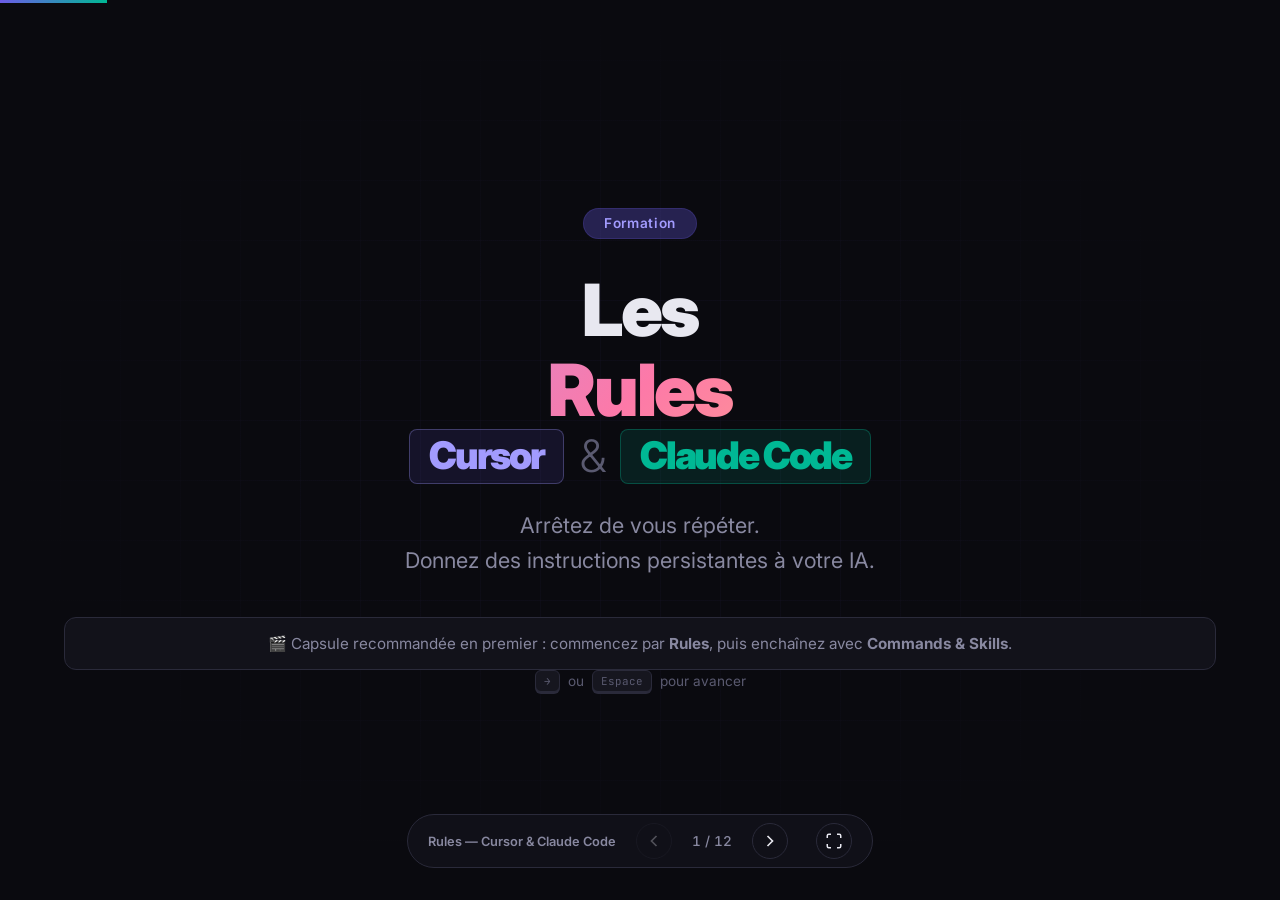
<file: rules/presentation/index.html>
<!DOCTYPE html>
<html lang="fr">
<head>
  <meta charset="UTF-8">
  <meta name="viewport" content="width=device-width, initial-scale=1.0">
  <title>Les Rules — Cursor & Claude Code — Formation</title>
  <link rel="preconnect" href="https://fonts.googleapis.com">
  <link rel="preconnect" href="https://fonts.gstatic.com" crossorigin>
  <link href="https://fonts.googleapis.com/css2?family=Inter:wght@300;400;500;600;700;800;900&family=JetBrains+Mono:wght@400;500;600&display=swap" rel="stylesheet">
  <link rel="stylesheet" href="styles.css">
</head>
<body>
  <div class="progress-bar" id="progressBar"></div>

  <nav class="slide-nav" id="slideNav">
    <div class="nav-inner">
      <span class="nav-title">Rules — Cursor & Claude Code</span>
      <div class="nav-controls">
        <button class="nav-btn" id="prevBtn" aria-label="Slide précédente">
          <svg width="20" height="20" viewBox="0 0 24 24" fill="none" stroke="currentColor" stroke-width="2"><path d="M15 18l-6-6 6-6"/></svg>
        </button>
        <span class="slide-counter" id="slideCounter">1 / 12</span>
        <button class="nav-btn" id="nextBtn" aria-label="Slide suivante">
          <svg width="20" height="20" viewBox="0 0 24 24" fill="none" stroke="currentColor" stroke-width="2"><path d="M9 18l6-6-6-6"/></svg>
        </button>
      </div>
      <button class="nav-btn fullscreen-btn" id="fullscreenBtn" aria-label="Plein écran">
        <svg width="18" height="18" viewBox="0 0 24 24" fill="none" stroke="currentColor" stroke-width="2"><path d="M8 3H5a2 2 0 0 0-2 2v3m18 0V5a2 2 0 0 0-2-2h-3m0 18h3a2 2 0 0 0 2-2v-3M3 16v3a2 2 0 0 0 2 2h3"/></svg>
      </button>
    </div>
  </nav>

  <main class="slides-container" id="slidesContainer">

    <!-- SLIDE 1 : Titre -->
    <section class="slide slide--hero active" data-slide="1">
      <div class="slide-content">
        <div class="hero-badge animate-pop">Formation</div>
        <h1 class="hero-title">
          <span class="animate-slide-up" style="--delay: 0.1s">Les <span class="gradient-text">Rules</span></span>
          <span class="animate-slide-up hero-tools" style="--delay: 0.25s">
            <span class="tool-tag tool-tag--cursor">Cursor</span>
            <span class="tool-amp">&</span>
            <span class="tool-tag tool-tag--claude">Claude Code</span>
          </span>
        </h1>
        <p class="hero-subtitle animate-fade-in" style="--delay: 0.5s">
          Arrêtez de vous répéter.<br>
          Donnez des instructions persistantes à votre IA.
        </p>
        <div class="analogy animate-fade-in" style="--delay: 0.68s">
          🎬 Capsule recommandée en premier : commencez par <strong>Rules</strong>, puis enchaînez avec <strong>Commands & Skills</strong>.
        </div>
        <div class="hero-keys animate-fade-in" style="--delay: 0.8s">
          <kbd>→</kbd> ou <kbd>Espace</kbd> pour avancer
        </div>
      </div>
      <div class="hero-bg-grid"></div>
    </section>

    <!-- SLIDE 2 : Le Problème -->
    <section class="slide slide--problem" data-slide="2">
      <div class="slide-content">
        <div class="section-label animate-pop">Le Problème</div>
        <h2 class="slide-title animate-slide-up">Sans Rules, c'est le chaos</h2>
        <div class="problem-grid">
          <div class="problem-card animate-card" style="--delay: 0.2s">
            <div class="problem-icon">🔄</div>
            <h3>Répétition</h3>
            <p>Vous retapez les mêmes instructions à chaque session — dans Cursor comme dans Claude Code</p>
          </div>
          <div class="problem-card animate-card" style="--delay: 0.35s">
            <div class="problem-icon">👥</div>
            <h3>Incohérence</h3>
            <p>Chaque dev, chaque outil, des instructions différentes — code incohérent</p>
          </div>
          <div class="problem-card animate-card" style="--delay: 0.5s">
            <div class="problem-icon">📉</div>
            <h3>Qualité variable</h3>
            <p>Le code généré ne respecte pas vos conventions, ni dans l'IDE ni dans le terminal</p>
          </div>
        </div>
        <div class="solution-banner animate-fade-in" style="--delay: 0.8s">
          <span class="solution-arrow">→</span>
          Les Rules = des instructions <strong>persistantes</strong>, <strong>versionnées</strong> et <strong>partagées</strong> — dans les deux outils
        </div>
      </div>
    </section>

    <!-- SLIDE 3 : Importance en équipe -->
    <section class="slide slide--team" data-slide="3">
      <div class="slide-content">
        <div class="section-label animate-pop">En Équipe</div>
        <h2 class="slide-title animate-slide-up">Pourquoi les Rules sont essentielles</h2>
        <div class="team-comparison">
          <div class="team-col team-col--bad animate-card" style="--delay: 0.2s">
            <div class="team-col-header bad">
              <span class="team-icon">✗</span>
              Sans Rules
            </div>
            <div class="team-col-body">
              <div class="team-dev">
                <div class="avatar">A</div>
                <div class="speech-bubble"><span class="tool-micro cursor">Cursor</span> "Utilise des classes React"</div>
              </div>
              <div class="team-dev">
                <div class="avatar">B</div>
                <div class="speech-bubble"><span class="tool-micro cc">CLI</span> "Préfère les fonctions"</div>
              </div>
              <div class="team-dev">
                <div class="avatar">C</div>
                <div class="speech-bubble"><span class="tool-micro cursor">Cursor</span> "Default exports partout"</div>
              </div>
              <div class="result bad">→ Code incohérent 💥</div>
            </div>
          </div>
          <div class="team-col team-col--good animate-card" style="--delay: 0.4s">
            <div class="team-col-header good">
              <span class="team-icon">✓</span>
              Avec Rules
            </div>
            <div class="team-col-body">
              <div class="rules-center">
                <div class="rules-file-group">
                  <div class="rules-file">
                    <span class="file-icon">📄</span>
                    CLAUDE.md
                  </div>
                  <div class="rules-file-small">+ .cursor/rules/ &nbsp;+ .claude/rules/</div>
                </div>
                <div class="rules-arrow-group">
                  <span class="rules-arrow">↓</span>
                  <span class="rules-arrow">↓</span>
                  <span class="rules-arrow">↓</span>
                </div>
              </div>
              <div class="team-dev-row">
                <div class="avatar">A</div>
                <div class="avatar">B</div>
                <div class="avatar">C</div>
              </div>
              <div class="result good">→ Code cohérent ✨</div>
            </div>
          </div>
        </div>
        <div class="analogy animate-fade-in" style="--delay: 0.7s">
          💡 <strong>CLAUDE.md</strong> = la base commune lue par les deux outils. Les rules sont comme un <strong>ESLint / Prettier pour l'IA</strong>.
        </div>
      </div>
    </section>

    <!-- SLIDE 4 : Cursor vs Claude Code Architecture -->
    <section class="slide slide--versus" data-slide="4">
      <div class="slide-content">
        <div class="section-label animate-pop">Architecture</div>
        <h2 class="slide-title animate-slide-up">Deux outils, deux approches</h2>
        <div class="versus-grid">
          <div class="versus-col animate-card" style="--delay: 0.2s">
            <div class="versus-header cursor-header">
              <span class="versus-logo">⚡</span>
              Cursor
              <span class="versus-sub">IDE graphique</span>
            </div>
            <div class="versus-body">
              <div class="versus-item">
                <span class="versus-label">Rules</span>
                <code>.cursor/rules/*.mdc</code>
              </div>
              <div class="versus-item">
                <span class="versus-label">Format</span>
                YAML frontmatter + Markdown
              </div>
              <div class="versus-item">
                <span class="versus-label">Extension</span>
                <code>.mdc</code> = Markdown Cursor (extension spécifique)
              </div>
              <div class="versus-item">
                <span class="versus-label">Ciblage</span>
                <code>globs</code> + 4 types
              </div>
              <div class="versus-item">
                <span class="versus-label">Types</span>
                <div class="versus-types">
                  <span class="vt vt--green">Always</span>
                  <span class="vt vt--purple">Intelligently</span>
                  <span class="vt vt--blue">Specific Files</span>
                  <span class="vt vt--orange">Manually</span>
                </div>
              </div>
              <div class="versus-item">
                <span class="versus-label">User Rules</span>
                Settings → Rules
              </div>
              <div class="versus-item">
                <span class="versus-label">Skills</span>
                <code>.cursor/skills/</code>
              </div>
            </div>
          </div>

          <div class="versus-center animate-fade-in" style="--delay: 0.4s">
            <div class="shared-box">
              <div class="shared-title">En commun</div>
              <div class="shared-items">
                <div class="shared-item">📄 Lit <strong>CLAUDE.md</strong></div>
                <div class="shared-item">📄 Lit <strong>AGENTS.md</strong></div>
                <div class="shared-item">📁 Rules modulaires</div>
                <div class="shared-item">🔀 Versionnées Git</div>
                <div class="shared-item">📝 Format Markdown</div>
              </div>
            </div>
          </div>

          <div class="versus-col animate-card" style="--delay: 0.3s">
            <div class="versus-header cc-header">
              <span class="versus-logo">▶</span>
              Claude Code
              <span class="versus-sub">CLI terminal</span>
            </div>
            <div class="versus-body">
              <div class="versus-item">
                <span class="versus-label">Rules</span>
                <code>.claude/rules/*.md</code>
              </div>
              <div class="versus-item">
                <span class="versus-label">Format</span>
                YAML frontmatter + Markdown
              </div>
              <div class="versus-item">
                <span class="versus-label">Extension</span>
                <code>.md</code> = Markdown standard
              </div>
              <div class="versus-item">
                <span class="versus-label">Ciblage</span>
                <code>paths</code> (globs)
              </div>
              <div class="versus-item">
                <span class="versus-label">Hiérarchie</span>
                <div class="versus-hierarchy">
                  <span class="vh">1. Managed Policy</span>
                  <span class="vh">2. Project CLAUDE.md</span>
                  <span class="vh">3. .claude/rules/</span>
                  <span class="vh">4. ~/.claude/CLAUDE.md</span>
                  <span class="vh">5. CLAUDE.local.md</span>
                  <span class="vh">6. Auto Memory</span>
                </div>
              </div>
              <div class="versus-item">
                <span class="versus-label">User Rules</span>
                <code>~/.claude/CLAUDE.md</code>
              </div>
              <div class="versus-item">
                <span class="versus-label">Mémoire auto</span>
                <code>/memory</code>
              </div>
            </div>
          </div>
        </div>
        <div class="create-note animate-fade-in" style="--delay: 0.6s">
          💡 Rappel utile : <code>.md</code> est le format Markdown standard. Cursor utilise <code>.mdc</code> ("Markdown Cursor") pour repérer ses rules dans le codebase.
        </div>
      </div>
    </section>

    <!-- SLIDE 5 : Comment créer -->
    <section class="slide slide--create" data-slide="5">
      <div class="slide-content">
        <div class="section-label animate-pop">Création</div>
        <h2 class="slide-title animate-slide-up">Comment créer des Rules</h2>
        <div class="create-dual">
          <div class="create-col animate-card" style="--delay: 0.2s">
            <div class="create-col-header cursor-header">⚡ Cursor</div>
            <div class="create-steps">
              <div class="cs"><span class="cs-num">1</span> <kbd>Ctrl</kbd>+<kbd>Shift</kbd>+<kbd>P</kbd> → <code>New Cursor Rule</code></div>
              <div class="cs"><span class="cs-num">2</span> Nommez la rule (ex: <code>react-patterns</code>)</div>
              <div class="cs"><span class="cs-num">3</span> Choisissez le type d'application</div>
              <div class="cs"><span class="cs-num">4</span> Rédigez en Markdown</div>
            </div>
            <div class="create-result">
              <code>.cursor/rules/react-patterns.mdc</code>
            </div>
            <div class="create-format">
              <pre><code><span class="code-frontmatter">---
description: Conventions React
globs: "**/*.tsx"
alwaysApply: true
---</span>
<span class="code-heading"># Conventions React</span>
- Composants fonctionnels
- Named exports uniquement</code></pre>
            </div>
          </div>

          <div class="create-col animate-card" style="--delay: 0.35s">
            <div class="create-col-header cc-header">▶ Claude Code</div>
            <div class="create-steps">
              <div class="cs"><span class="cs-num">1</span> Créez <code>CLAUDE.md</code> à la racine du projet</div>
              <div class="cs"><span class="cs-num">2</span> Créez <code>.claude/rules/</code></div>
              <div class="cs"><span class="cs-num">3</span> Ajoutez des fichiers <code>.md</code> avec frontmatter</div>
              <div class="cs"><span class="cs-num">4</span> Utilisez <code>/memory</code> pour la mémoire auto</div>
            </div>
            <div class="create-result">
              <code>.claude/rules/react-patterns.md</code>
            </div>
            <div class="create-format">
              <pre><code><span class="code-frontmatter">---
paths:
  - "**/*.tsx"
---</span>
<span class="code-heading"># Conventions React</span>
- Composants fonctionnels
- Named exports uniquement</code></pre>
            </div>
          </div>
        </div>
        <div class="create-note animate-fade-in" style="--delay: 0.6s">
          💡 Le contenu des rules est identique — seul le format du frontmatter change : <code>globs</code> (Cursor) vs <code>paths</code> (Claude Code)
        </div>
      </div>
    </section>

    <!-- SLIDE 6 : Comparatif complet -->
    <section class="slide slide--compare" data-slide="6">
      <div class="slide-content">
        <div class="section-label animate-pop">Comparatif</div>
        <h2 class="slide-title animate-slide-up">Le grand tableau comparatif</h2>
        <div class="compare-table-wrapper animate-fade-in" style="--delay: 0.3s">
          <table class="compare-table">
            <thead>
              <tr>
                <th></th>
                <th><span class="col-badge col--cursor-rules">Cursor Rules<br><small>.cursor/rules/</small></span></th>
                <th><span class="col-badge col--cc-rules">Claude Code Rules<br><small>.claude/rules/</small></span></th>
                <th><span class="col-badge col--claude">CLAUDE.md</span></th>
                <th><span class="col-badge col--agents">AGENTS.md</span></th>
                <th><span class="col-badge col--skills">Skills</span></th>
              </tr>
            </thead>
            <tbody>
              <tr>
                <td class="row-label">Outil</td>
                <td>Cursor</td>
                <td>Claude Code</td>
                <td>Les deux</td>
                <td>Universel</td>
                <td>Cursor</td>
              </tr>
              <tr>
                <td class="row-label">Format</td>
                <td><code>.mdc</code></td>
                <td><code>.md</code></td>
                <td>Markdown</td>
                <td>Markdown</td>
                <td><code>.md</code></td>
              </tr>
              <tr>
                <td class="row-label">Ciblage fichiers</td>
                <td class="check"><code>globs:</code></td>
                <td class="check"><code>paths:</code></td>
                <td class="cross">✗ Global</td>
                <td class="cross">✗ Global</td>
                <td class="cross">✗ @mention</td>
              </tr>
              <tr>
                <td class="row-label">Mémoire auto</td>
                <td class="cross">✗</td>
                <td class="check">✓ /memory</td>
                <td class="cross">✗</td>
                <td class="cross">✗</td>
                <td class="cross">✗</td>
              </tr>
              <tr>
                <td class="row-label">Fichier local perso</td>
                <td class="cross">✗</td>
                <td class="check">✓ CLAUDE.local.md</td>
                <td class="cross">✗</td>
                <td class="cross">✗</td>
                <td class="cross">✗</td>
              </tr>
              <tr>
                <td class="row-label">Versionné Git</td>
                <td class="check">✓</td>
                <td class="check">✓</td>
                <td class="check">✓</td>
                <td class="check">✓</td>
                <td class="check">✓</td>
              </tr>
              <tr>
                <td class="row-label">Idéal pour</td>
                <td>Règles ciblées + UI intégrée</td>
                <td>Hiérarchie + mémoire auto</td>
                <td>Base commune universelle</td>
                <td>Compat multi-outils</td>
                <td>Workflows réutilisables</td>
              </tr>
            </tbody>
          </table>
        </div>
        <div class="compare-summary animate-fade-in" style="--delay: 0.6s">
          <div class="summary-item">
            <span class="summary-dot dot--claude"></span>
            <strong>CLAUDE.md</strong> = la base, lu par les deux
          </div>
          <div class="summary-item">
            <span class="summary-dot dot--cursor-rules"></span>
            <strong>.cursor/rules/</strong> = ciblage Cursor
          </div>
          <div class="summary-item">
            <span class="summary-dot dot--cc-rules"></span>
            <strong>.claude/rules/</strong> = hiérarchie Claude Code
          </div>
          <div class="summary-item">
            <span class="summary-dot dot--agents"></span>
            <strong>AGENTS.md</strong> = universel
          </div>
        </div>
      </div>
    </section>

    <!-- SLIDE 7 : Exemples Pratiques -->
    <section class="slide slide--examples" data-slide="7">
      <div class="slide-content">
        <div class="section-label animate-pop">Exemples</div>
        <h2 class="slide-title animate-slide-up">Même règle, deux formats</h2>
        <div class="examples-tabs">
          <button class="tab-btn active" data-tab="style">Code Style</button>
          <button class="tab-btn" data-tab="test">Testing</button>
          <button class="tab-btn" data-tab="api">API</button>
        </div>
        <div class="examples-content">
          <div class="tab-panel active" id="tab-style">
            <div class="dual-code">
              <div class="code-block">
                <div class="code-header">
                  <span class="code-filename">⚡ .cursor/rules/code-style.mdc</span>
                  <span class="code-lang cursor-lang">Cursor</span>
                </div>
                <pre><code><span class="code-frontmatter">---
description: Conventions TypeScript/React
globs: "**/*.{ts,tsx}"
alwaysApply: true
---</span>

<span class="code-heading"># Conventions de Code</span>
- Mode strict activé partout
- <span class="code-highlight">Named exports</span> uniquement
- Préférer les <span class="code-highlight">early returns</span>
- Composants fonctionnels React
- Props typées avec <span class="code-keyword">interface Props</span></code></pre>
              </div>
              <div class="code-block">
                <div class="code-header">
                  <span class="code-filename">▶ .claude/rules/code-style.md</span>
                  <span class="code-lang cc-lang">Claude Code</span>
                </div>
                <pre><code><span class="code-frontmatter">---
paths:
  - "**/*.ts"
  - "**/*.tsx"
---</span>

<span class="code-heading"># Conventions de Code</span>
- Mode strict activé partout
- <span class="code-highlight">Named exports</span> uniquement
- Préférer les <span class="code-highlight">early returns</span>
- Composants fonctionnels React
- Props typées avec <span class="code-keyword">interface Props</span></code></pre>
              </div>
            </div>
          </div>
          <div class="tab-panel" id="tab-test">
            <div class="dual-code">
              <div class="code-block">
                <div class="code-header">
                  <span class="code-filename">⚡ .cursor/rules/testing.mdc</span>
                  <span class="code-lang cursor-lang">Cursor</span>
                </div>
                <pre><code><span class="code-frontmatter">---
description: Standards de tests Vitest
globs: "**/*.test.{ts,tsx}"
alwaysApply: false
---</span>

<span class="code-heading"># Standards de Tests</span>
- <span class="code-keyword">describe</span> / <span class="code-keyword">it</span> (pas test)
- Noms en français
- Mocker les appels API
- <span class="code-keyword">screen.getByRole()</span> plutôt
  que getByTestId()
- Coverage &gt; 80%</code></pre>
              </div>
              <div class="code-block">
                <div class="code-header">
                  <span class="code-filename">▶ .claude/rules/testing.md</span>
                  <span class="code-lang cc-lang">Claude Code</span>
                </div>
                <pre><code><span class="code-frontmatter">---
paths:
  - "**/*.test.ts"
  - "**/*.test.tsx"
---</span>

<span class="code-heading"># Standards de Tests</span>
- <span class="code-keyword">describe</span> / <span class="code-keyword">it</span> (pas test)
- Noms en français
- Mocker les appels API
- <span class="code-keyword">screen.getByRole()</span> plutôt
  que getByTestId()
- Coverage &gt; 80%</code></pre>
              </div>
            </div>
          </div>
          <div class="tab-panel" id="tab-api">
            <div class="dual-code">
              <div class="code-block">
                <div class="code-header">
                  <span class="code-filename">⚡ .cursor/rules/api-patterns.mdc</span>
                  <span class="code-lang cursor-lang">Cursor</span>
                </div>
                <pre><code><span class="code-frontmatter">---
description: Conventions API Express
globs: "src/api/**/*.ts"
alwaysApply: false
---</span>

<span class="code-heading"># Conventions API</span>
- Verbes REST
- Validation avec <span class="code-keyword">Zod</span>
- Réponse : <span class="code-string">{ success, data }</span>
- Middleware d'erreur centralisé</code></pre>
              </div>
              <div class="code-block">
                <div class="code-header">
                  <span class="code-filename">▶ .claude/rules/api-patterns.md</span>
                  <span class="code-lang cc-lang">Claude Code</span>
                </div>
                <pre><code><span class="code-frontmatter">---
paths:
  - "src/api/**/*.ts"
---</span>

<span class="code-heading"># Conventions API</span>
- Verbes REST
- Validation avec <span class="code-keyword">Zod</span>
- Réponse : <span class="code-string">{ success, data }</span>
- Middleware d'erreur centralisé</code></pre>
              </div>
            </div>
          </div>
        </div>
        <div class="example-note animate-fade-in" style="--delay: 0.5s">
          ✨ Le contenu est <strong>identique</strong> — seul le frontmatter diffère. Vous pouvez maintenir les deux en parallèle !
        </div>
      </div>
    </section>

    <!-- SLIDE 8 : Trop de rules -->
    <section class="slide slide--overload" data-slide="8">
      <div class="slide-content">
        <div class="section-label animate-pop">Attention</div>
        <h2 class="slide-title animate-slide-up">Trop de rules tuent les rules</h2>
        <div class="overload-layout">
          <div class="overload-col animate-card" style="--delay: 0.2s">
            <div class="overload-header bad">❌ Le piège classique</div>
            <div class="overload-body">
              <div class="overload-tree">
                <div class="file-tree-item root"><span class="file-icon-tree">📁</span> .cursor/rules/</div>
                <div class="file-tree-item indent">├── code-style.mdc</div>
                <div class="file-tree-item indent">├── testing.mdc</div>
                <div class="file-tree-item indent">├── api.mdc</div>
                <div class="file-tree-item indent">├── git.mdc</div>
                <div class="file-tree-item indent">├── naming.mdc</div>
                <div class="file-tree-item indent">├── imports.mdc</div>
                <div class="file-tree-item indent">├── comments.mdc</div>
                <div class="file-tree-item indent">├── errors.mdc</div>
                <div class="file-tree-item indent overload-fade">├── security.mdc</div>
                <div class="file-tree-item indent overload-fade">├── perf.mdc</div>
                <div class="file-tree-item indent overload-fade overload-fade2">├── logging.mdc</div>
                <div class="file-tree-item indent overload-fade overload-fade2">└── ... 20 fichiers 😵</div>
              </div>
              <div class="warning-badge">⚠️ L'IA est submergée — elle ignore des rules</div>
            </div>
          </div>
          <div class="overload-rules animate-fade-in" style="--delay: 0.4s">
            <div class="overload-rule-card">
              <div class="overload-rule-icon">🧠</div>
              <div class="overload-rule-text">
                <strong>L'IA a une fenêtre de contexte limitée</strong><br>
                Trop d'instructions = certaines sont ignorées silencieusement
              </div>
            </div>
            <div class="overload-rule-card">
              <div class="overload-rule-icon">🎯</div>
              <div class="overload-rule-text">
                <strong>Qualité > Quantité</strong><br>
                5 rules précises et ciblées valent mieux que 30 rules vagues
              </div>
            </div>
            <div class="overload-rule-card">
              <div class="overload-rule-icon">📏</div>
              <div class="overload-rule-text">
                <strong>Règle pratique</strong><br>
                Visez <strong>3 à 7 rules</strong> par projet — max 500 lignes chacune
              </div>
            </div>
            <div class="overload-rule-card">
              <div class="overload-rule-icon">⏱️</div>
              <div class="overload-rule-text">
                <strong>Ajoutez-en une quand c'est justifié</strong><br>
                L'agent fait 2× la même erreur ? C'est le bon moment
              </div>
            </div>
          </div>
          <div class="overload-col animate-card" style="--delay: 0.3s">
            <div class="overload-header good">✅ L'approche saine</div>
            <div class="overload-body">
              <div class="overload-tree">
                <div class="file-tree-item root"><span class="file-icon-tree">📁</span> .cursor/rules/</div>
                <div class="file-tree-item indent"><span class="file-highlight">code-style.mdc</span> <span class="real-tag">Always</span></div>
                <div class="file-tree-item indent"><span class="file-highlight">testing.mdc</span> <span class="real-tag">Spec files</span></div>
                <div class="file-tree-item indent"><span class="file-highlight">api.mdc</span> <span class="real-tag">src/api/**</span></div>
                <div class="file-tree-item root" style="margin-top:0.5rem"><span class="file-icon-tree">📄</span> CLAUDE.md <span class="file-size good">~50 lignes</span></div>
              </div>
              <div class="success-badge">✓ Chaque rule est lue, comprise et respectée</div>
            </div>
          </div>
        </div>
      </div>
    </section>

    <!-- SLIDE 9 : Migration -->
    <section class="slide slide--migration" data-slide="9">
      <div class="slide-content">
        <div class="section-label animate-pop">Migration</div>
        <h2 class="slide-title animate-slide-up">Migration depuis un CLAUDE.md monolithique</h2>
        <div class="migration-flow">
          <div class="migration-before animate-card" style="--delay: 0.2s">
            <h3 class="migration-label bad">❌ Avant</h3>
            <div class="file-tree">
              <div class="file-tree-item root">
                <span class="file-icon-tree">📄</span>
                CLAUDE.md
                <span class="file-size bad">~500 lignes</span>
              </div>
              <div class="file-tree-item indent">├── Style de code</div>
              <div class="file-tree-item indent">├── Tests</div>
              <div class="file-tree-item indent">├── API</div>
              <div class="file-tree-item indent">├── Architecture</div>
              <div class="file-tree-item indent">├── Git</div>
              <div class="file-tree-item indent">└── ...tout mélangé 😵</div>
            </div>
            <div class="warning-badge">⚠️ &gt;300 lignes = l'IA ignore des instructions</div>
          </div>
          <div class="migration-arrow animate-fade-in" style="--delay: 0.45s">
            <svg width="60" height="60" viewBox="0 0 60 60"><path d="M10 30 L45 30 M35 20 L45 30 L35 40" fill="none" stroke="currentColor" stroke-width="3" stroke-linecap="round"/></svg>
          </div>
          <div class="migration-after animate-card" style="--delay: 0.5s">
            <h3 class="migration-label good">✅ Après</h3>
            <div class="file-tree">
              <div class="file-tree-item root">
                <span class="file-icon-tree">📄</span>
                CLAUDE.md
                <span class="file-size good">~50 lignes</span>
              </div>
              <div class="file-tree-item indent light">Stack + Commandes + Fichiers clés</div>
              <div class="file-tree-item root" style="margin-top: 0.5rem">
                <span class="file-icon-tree">📁</span>
                .cursor/rules/
                <span class="file-size" style="background:rgba(108,92,231,0.15);color:var(--accent-light)">Cursor</span>
              </div>
              <div class="file-tree-item indent">├── <span class="file-highlight">code-style.mdc</span></div>
              <div class="file-tree-item indent">├── <span class="file-highlight">testing.mdc</span></div>
              <div class="file-tree-item indent">└── <span class="file-highlight">api-patterns.mdc</span></div>
              <div class="file-tree-item root" style="margin-top: 0.5rem">
                <span class="file-icon-tree">📁</span>
                .claude/rules/
                <span class="file-size" style="background:rgba(0,184,148,0.15);color:var(--green)">Claude Code</span>
              </div>
              <div class="file-tree-item indent">├── <span class="file-highlight-cc">code-style.md</span></div>
              <div class="file-tree-item indent">├── <span class="file-highlight-cc">testing.md</span></div>
              <div class="file-tree-item indent">└── <span class="file-highlight-cc">api-patterns.md</span></div>
            </div>
          </div>
        </div>
        <div class="migration-steps animate-fade-in" style="--delay: 0.8s">
          <div class="m-step"><span class="m-step-num">1</span> Identifier les catégories dans votre CLAUDE.md</div>
          <div class="m-step"><span class="m-step-num">2</span> Extraire dans <code>.cursor/rules/</code> et/ou <code>.claude/rules/</code></div>
          <div class="m-step"><span class="m-step-num">3</span> Garder uniquement l'essentiel dans CLAUDE.md</div>
        </div>
      </div>
    </section>

    <!-- SLIDE 10 : User Rules -->
    <section class="slide slide--user" data-slide="10">
      <div class="slide-content">
        <div class="section-label animate-pop">User Rules</div>
        <h2 class="slide-title animate-slide-up">Préférences personnelles partout</h2>
        <div class="user-rules-layout">
          <div class="user-rules-left animate-card" style="--delay: 0.2s">
            <h3>Vos préférences, tous vos projets</h3>
            <div class="user-tool-section">
              <div class="user-tool-header cursor-header">⚡ Cursor</div>
              <div class="user-path">
                <code>Settings → Rules → User Rules</code>
              </div>
              <div class="user-path-note">Texte libre dans les paramètres</div>
            </div>
            <div class="user-tool-section">
              <div class="user-tool-header cc-header">▶ Claude Code</div>
              <div class="user-path">
                <code>~/.claude/CLAUDE.md</code>
              </div>
              <div class="user-path-note">Fichier Markdown à la maison</div>
              <div class="user-path" style="margin-top:0.35rem">
                <code>CLAUDE.local.md</code>
                <span class="local-badge">perso / gitignored</span>
              </div>
            </div>
            <div class="user-examples">
              <div class="user-example">"Réponds toujours en français"</div>
              <div class="user-example">"Sois concis, pas d'explications sauf si demandé"</div>
              <div class="user-example">"Préfère les early returns"</div>
            </div>
          </div>
          <div class="user-rules-right animate-card" style="--delay: 0.4s">
            <div class="user-diagram">
              <div class="user-center">
                <div class="user-icon">👤</div>
                <span>User Rules</span>
              </div>
              <div class="user-projects">
                <div class="user-project">
                  <div class="project-dot"></div>
                  Projet A
                </div>
                <div class="user-project">
                  <div class="project-dot"></div>
                  Projet B
                </div>
                <div class="user-project">
                  <div class="project-dot"></div>
                  Projet C
                </div>
              </div>
              <svg class="user-lines" viewBox="0 0 300 200">
                <line x1="150" y1="60" x2="60" y2="150" stroke="var(--accent)" stroke-width="2" stroke-dasharray="5,5"/>
                <line x1="150" y1="60" x2="150" y2="150" stroke="var(--accent)" stroke-width="2" stroke-dasharray="5,5"/>
                <line x1="150" y1="60" x2="240" y2="150" stroke="var(--accent)" stroke-width="2" stroke-dasharray="5,5"/>
              </svg>
            </div>
            <div class="precedence-box">
              <div class="precedence-row">
                <span class="prec-tool">Cursor</span>
                <span class="prec-order">Team > Project > User</span>
              </div>
              <div class="precedence-row">
                <span class="prec-tool prec-cc">Claude Code</span>
                <span class="prec-order">Policy > Project > Rules > User > Local > Auto</span>
              </div>
            </div>
          </div>
        </div>
      </div>
    </section>

    <!-- SLIDE 11 : Recette de redaction -->
    <section class="slide slide--create" data-slide="11">
      <div class="slide-content">
        <div class="section-label animate-pop">Rédaction</div>
        <h2 class="slide-title animate-slide-up">Comment écrire une bonne rule</h2>
        <div class="create-dual">
          <div class="create-col animate-card" style="--delay: 0.2s">
            <div class="create-col-header cursor-header">✅ Pattern "recette"</div>
            <div class="create-steps">
              <div class="cs"><span class="cs-num">1</span> Commencez par une intention claire (1 ligne)</div>
              <div class="cs"><span class="cs-num">2</span> Écrivez des verbes à l'impératif</div>
              <div class="cs"><span class="cs-num">3</span> Donnez une séquence d'actions vérifiable</div>
              <div class="cs"><span class="cs-num">4</span> Ajoutez des contraintes explicites (never/always)</div>
            </div>
            <div class="create-format">
              <pre><code><span class="code-heading"># Rule: Corriger avant commit</span>
Open changed files only.
Verify lint errors first.
Run project linter.
Fix all reported errors.
Re-run linter until zero errors.
Summarize changes briefly.
Never skip failing checks.</code></pre>
            </div>
          </div>
          <div class="create-col animate-card" style="--delay: 0.35s">
            <div class="create-col-header cc-header">⚠️ À éviter</div>
            <div class="create-steps">
              <div class="cs"><span class="cs-num">1</span> Formules vagues : "écris du bon code"</div>
              <div class="cs"><span class="cs-num">2</span> Objectifs non mesurables</div>
              <div class="cs"><span class="cs-num">3</span> Instructions contradictoires</div>
              <div class="cs"><span class="cs-num">4</span> Trop de contexte dans un seul fichier</div>
            </div>
            <div class="create-format">
              <pre><code><span class="code-comment"># Mauvais exemple</span>
Fais propre.
Optimise si possible.
Teste un peu.
Fais au mieux.</code></pre>
            </div>
          </div>
        </div>
        <div class="create-note animate-fade-in" style="--delay: 0.58s">
          🧪 Checklist rapide : actionnable, testable, spécifique au contexte, et assez courte pour rester lisible.
        </div>
      </div>
    </section>

    <!-- SLIDE 12 : Bonnes Pratiques + Conclusion -->
    <section class="slide slide--best" data-slide="12">
      <div class="slide-content">
        <div class="section-label animate-pop">Bonnes Pratiques</div>
        <h2 class="slide-title animate-slide-up">Les 7 règles d'or</h2>
        <div class="best-practices-grid">
          <div class="bp-card animate-card" style="--delay: 0.1s">
            <div class="bp-number">1</div>
            <h3>Versionner dans Git</h3>
            <p>L'équipe en profite automatiquement</p>
          </div>
          <div class="bp-card animate-card" style="--delay: 0.175s">
            <div class="bp-number">2</div>
            <h3>Commencer petit</h3>
            <p>Ajouter une rule quand l'agent fait 2× la même erreur</p>
          </div>
          <div class="bp-card animate-card" style="--delay: 0.25s">
            <div class="bp-number">3</div>
            <h3>Être spécifique</h3>
            <p><code>"Named exports"</code> plutôt que <code>"Clean code"</code></p>
          </div>
          <div class="bp-card animate-card" style="--delay: 0.325s">
            <div class="bp-number">4</div>
            <h3>Inclure le pourquoi</h3>
            <p>L'IA suit mieux quand elle comprend la raison</p>
          </div>
          <div class="bp-card animate-card" style="--delay: 0.4s">
            <div class="bp-number">5</div>
            <h3>Max 500 lignes</h3>
            <p>Par fichier de rule — diviser si plus</p>
          </div>
          <div class="bp-card animate-card" style="--delay: 0.475s">
            <div class="bp-number">6</div>
            <h3>Penser multi-outils</h3>
            <p>CLAUDE.md comme base + rules spécifiques</p>
          </div>
          <div class="bp-card bp-card--wide animate-card" style="--delay: 0.55s">
            <div class="bp-number">7</div>
            <h3>Tester dans les deux outils</h3>
            <p>Vérifier que l'agent respecte les rules dans Cursor ET Claude Code</p>
          </div>
        </div>
        <div class="conclusion-box animate-fade-in" style="--delay: 0.8s">
          <h2>🎯 Récapitulatif</h2>
          <div class="conclusion-items">
            <div class="conclusion-item">Les Rules = la clé d'un workflow IA cohérent, quel que soit l'outil</div>
            <div class="conclusion-item">CLAUDE.md + AGENTS.md = la base commune entre Cursor et Claude Code</div>
            <div class="conclusion-item">.cursor/rules/ et .claude/rules/ coexistent dans un même projet</div>
            <div class="conclusion-item">User Rules pour vos préférences perso (Settings ou ~/.claude/CLAUDE.md)</div>
          </div>
          <div class="cta-box">
            Créez votre première Rule dès aujourd'hui !<br>
            <span class="cta-dual">
              <span>⚡ <kbd>Ctrl</kbd>+<kbd>Shift</kbd>+<kbd>P</kbd> → <code>New Cursor Rule</code></span>
              <span class="cta-sep">|</span>
              <span>▶ <code>mkdir .claude/rules && touch CLAUDE.md</code></span>
            </span>
          </div>
        </div>
      </div>
    </section>

  </main>

  <script src="script.js"></script>
</body>
</html>
</file>
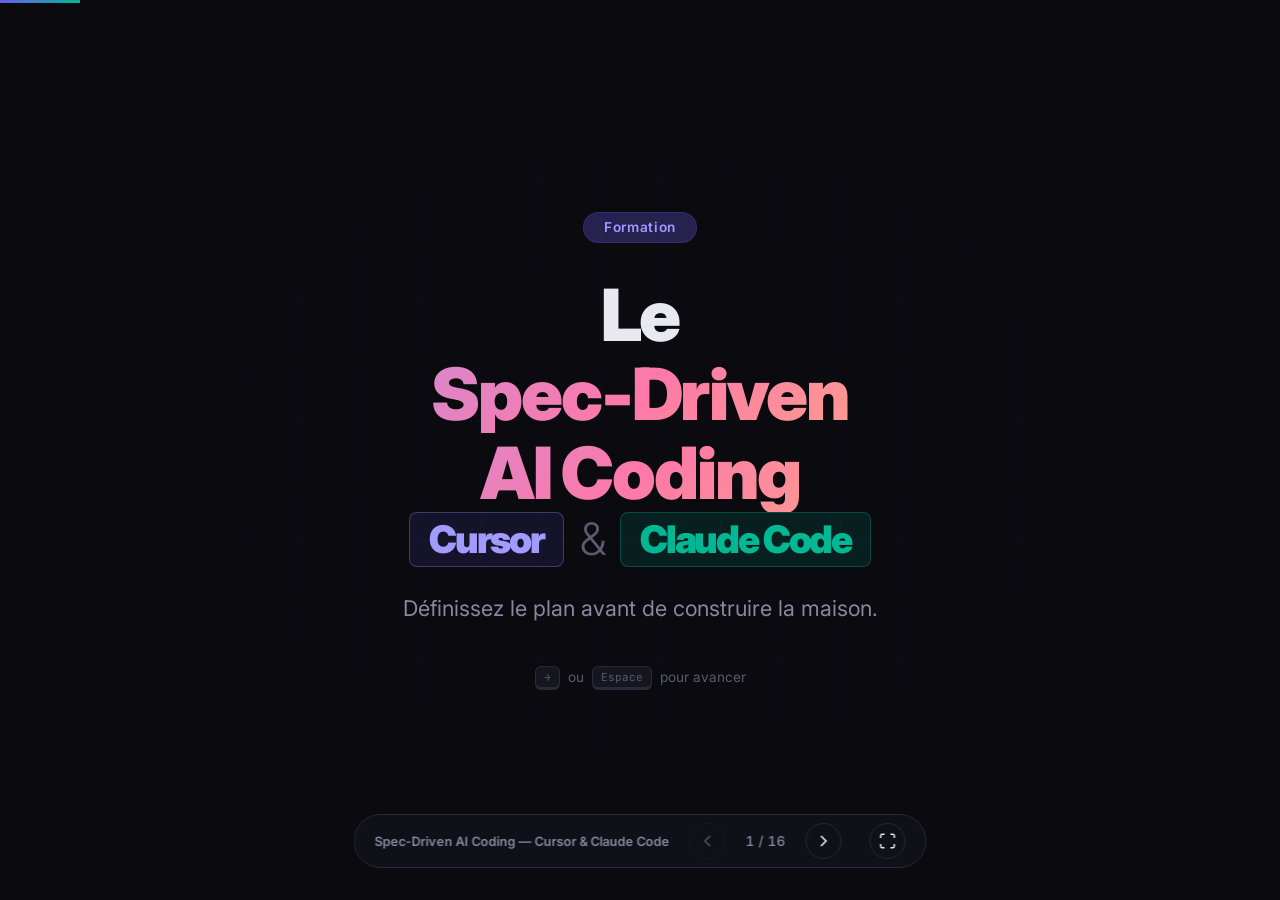
<file: spec_driven/presentation/index.html>
<!DOCTYPE html>
<html lang="fr">
<head>
  <meta charset="UTF-8">
  <meta name="viewport" content="width=device-width, initial-scale=1.0">
  <title>Le Spec-Driven AI Coding — Cursor & Claude Code — Formation</title>
  <link rel="preconnect" href="https://fonts.googleapis.com">
  <link rel="preconnect" href="https://fonts.gstatic.com" crossorigin>
  <link href="https://fonts.googleapis.com/css2?family=Inter:wght@300;400;500;600;700;800;900&family=JetBrains+Mono:wght@400;500;600&display=swap" rel="stylesheet">
  <link rel="stylesheet" href="styles.css">
</head>
<body>
  <div class="progress-bar" id="progressBar"></div>

  <nav class="slide-nav" id="slideNav">
    <div class="nav-inner">
      <span class="nav-title">Spec-Driven AI Coding — Cursor & Claude Code</span>
      <div class="nav-controls">
        <button class="nav-btn" id="prevBtn" aria-label="Slide précédente">
          <svg width="20" height="20" viewBox="0 0 24 24" fill="none" stroke="currentColor" stroke-width="2"><path d="M15 18l-6-6 6-6"/></svg>
        </button>
        <span class="slide-counter" id="slideCounter">1 / 16</span>
        <button class="nav-btn" id="nextBtn" aria-label="Slide suivante">
          <svg width="20" height="20" viewBox="0 0 24 24" fill="none" stroke="currentColor" stroke-width="2"><path d="M9 18l6-6-6-6"/></svg>
        </button>
      </div>
      <button class="nav-btn fullscreen-btn" id="fullscreenBtn" aria-label="Plein écran">
        <svg width="18" height="18" viewBox="0 0 24 24" fill="none" stroke="currentColor" stroke-width="2"><path d="M8 3H5a2 2 0 0 0-2 2v3m18 0V5a2 2 0 0 0-2-2h-3m0 18h3a2 2 0 0 0 2-2v-3M3 16v3a2 2 0 0 0 2 2h3"/></svg>
      </button>
    </div>
  </nav>

  <main class="slides-container" id="slidesContainer">

    <!-- SLIDE 1 : Hero -->
    <section class="slide slide--hero active" data-slide="1">
      <div class="slide-content">
        <div class="hero-badge animate-pop">Formation</div>
        <h1 class="hero-title">
          <span class="animate-slide-up" style="--delay: 0.1s">Le <span class="gradient-text">Spec-Driven</span></span>
          <span class="animate-slide-up" style="--delay: 0.2s"><span class="gradient-text">AI Coding</span></span>
          <span class="animate-slide-up hero-tools" style="--delay: 0.35s">
            <span class="tool-tag tool-tag--cursor">Cursor</span>
            <span class="tool-amp">&</span>
            <span class="tool-tag tool-tag--claude">Claude Code</span>
          </span>
        </h1>
        <p class="hero-subtitle animate-fade-in" style="--delay: 0.55s">
          Définissez le plan avant de construire la maison.
        </p>
        <div class="hero-keys animate-fade-in" style="--delay: 0.8s">
          <kbd>→</kbd> ou <kbd>Espace</kbd> pour avancer
        </div>
      </div>
      <div class="hero-bg-grid"></div>
    </section>

    <!-- SLIDE 2 : Le Problème -->
    <section class="slide slide--problem" data-slide="2">
      <div class="slide-content">
        <div class="section-label animate-pop">Le Problème</div>
        <h2 class="slide-title animate-slide-up">Pourquoi le vibe coding ne suffit plus</h2>
        <div class="problem-grid">
          <div class="problem-card animate-card" style="--delay: 0.2s">
            <div class="problem-icon">🎲</div>
            <h3>Vibe Coding</h3>
            <p>Instructions vagues, "prompt and pray" — l'IA produit du code "à peu près correct" qu'il faut constamment corriger et re-prompter</p>
          </div>
          <div class="problem-card animate-card" style="--delay: 0.35s">
            <div class="problem-icon">🏚️</div>
            <h3>Dérive silencieuse</h3>
            <p>L'IA fait des choix implicites (librairies, architecture, conventions). Après 3 mois, le projet est un "legacy IA"</p>
          </div>
          <div class="problem-card animate-card" style="--delay: 0.5s">
            <div class="problem-icon">❓</div>
            <h3>Perte de savoir</h3>
            <p>Sans documentation de l'intention, les features deviennent des mystères. Le code existe mais personne ne sait POURQUOI</p>
          </div>
        </div>
        <div class="solution-banner animate-fade-in" style="--delay: 0.8s">
          <span class="solution-arrow">→</span>
          Le SDD fait de la <strong>spec — pas du code</strong> — la source de vérité. Le code est bon marché. <strong>La clarté est chère.</strong>
        </div>
      </div>
    </section>

    <!-- SLIDE 3 : Définition SDD -->
    <section class="slide slide--concept" data-slide="3">
      <div class="slide-content">
        <div class="section-label animate-pop">Concept</div>
        <h2 class="slide-title animate-slide-up">Qu'est-ce que le Spec-Driven Development ?</h2>
        <div class="concept-flow animate-fade-in" style="--delay: 0.3s">
          <div class="concept-formula">
            <span class="concept-input">Spec existante</span>
            <span class="concept-arrow">→</span>
            <span class="concept-input">Nouveau besoin</span>
            <span class="concept-arrow">→</span>
            <span class="concept-input">Mise à jour spec</span>
            <span class="concept-arrow">→</span>
            <span class="concept-output">Implémentation IA</span>
          </div>
        </div>
        <p class="concept-desc animate-fade-in" style="--delay: 0.45s">
          Le SDD est une discipline d'ingénierie où l'on rédige des spécifications détaillées <strong>AVANT</strong> d'écrire du code. Ce n'est PAS "une spec par tâche" — c'est <strong>"l'app entière est spécifiée"</strong>. Les specs sont la documentation vivante permanente du système.
        </p>
        <div class="concept-types animate-fade-in" style="--delay: 0.55s">
          <div class="concept-type">
            <div class="concept-type-header concept-type--vibe">
              <span>🎲</span> Vibe Coding
            </div>
            <div class="concept-type-body">
              Décrire au fur et à mesure — rapide mais fragile
            </div>
            <div class="concept-note">Le code EST l'artefact principal</div>
          </div>
          <div class="concept-type">
            <div class="concept-type-header concept-type--sdd">
              <span>📐</span> Spec-Driven
            </div>
            <div class="concept-type-body">
              Spécifier d'abord — plus lent au départ, fiable en production
            </div>
            <div class="concept-note">La spec EST l'artefact principal</div>
          </div>
        </div>
        <div class="create-note animate-fade-in" style="--delay: 0.7s">
          💡 Le SDD est le parent en amont de <strong>TDD</strong>. TDD = "tests d'abord". SDD = "intention d'abord — puis dérive tests ET code".
        </div>
      </div>
    </section>

    <!-- SLIDE 4 : Types de specs -->
    <section class="slide slide--types" data-slide="4">
      <div class="slide-content">
        <div class="section-label animate-pop">Types de Specs</div>
        <h2 class="slide-title animate-slide-up">Les specs dans un projet réel</h2>
        <div class="spec-types-grid">
          <div class="spec-type-card animate-card" style="--delay: 0.1s">
            <div class="spec-type-icon">🔌</div>
            <div class="spec-type-name">APIs</div>
            <div class="spec-type-format">OpenAPI / Swagger</div>
            <div class="spec-type-desc">Contrats d'interface entre services</div>
          </div>
          <div class="spec-type-card animate-card" style="--delay: 0.175s">
            <div class="spec-type-icon">🗄️</div>
            <div class="spec-type-name">Base de données</div>
            <div class="spec-type-format">Prisma / SQL DDL</div>
            <div class="spec-type-desc">Structure et relations des données</div>
          </div>
          <div class="spec-type-card animate-card" style="--delay: 0.25s">
            <div class="spec-type-icon">🎨</div>
            <div class="spec-type-name">UI / UX</div>
            <div class="spec-type-format">Figma + Interaction specs</div>
            <div class="spec-type-desc">Comportement visuel et interactions</div>
          </div>
          <div class="spec-type-card animate-card" style="--delay: 0.325s">
            <div class="spec-type-icon">🏗️</div>
            <div class="spec-type-name">Architecture</div>
            <div class="spec-type-format">ADRs</div>
            <div class="spec-type-desc">Pourquoi on a choisi X plutôt que Y</div>
          </div>
          <div class="spec-type-card animate-card" style="--delay: 0.4s">
            <div class="spec-type-icon">📋</div>
            <div class="spec-type-name">Produit</div>
            <div class="spec-type-format">PRDs</div>
            <div class="spec-type-desc">Besoins et critères d'acceptation</div>
          </div>
          <div class="spec-type-card animate-card" style="--delay: 0.475s">
            <div class="spec-type-icon">🤖</div>
            <div class="spec-type-name">Agents IA</div>
            <div class="spec-type-format">Prompt specs</div>
            <div class="spec-type-desc">Comment l'IA doit se comporter</div>
          </div>
          <div class="spec-type-card animate-card" style="--delay: 0.55s">
            <div class="spec-type-icon">📝</div>
            <div class="spec-type-name">Design système</div>
            <div class="spec-type-format">RFC documents</div>
            <div class="spec-type-desc">Propositions techniques détaillées</div>
          </div>
        </div>
        <div class="solution-banner animate-fade-in" style="--delay: 0.7s">
          <span class="solution-arrow">→</span>
          Vous avez probablement déjà des specs sans le savoir — votre <code>schema.prisma</code>, votre <code>openapi.yaml</code>. Le SDD, c'est les traiter comme <strong>source de vérité</strong>.
        </div>
      </div>
    </section>

    <!-- SLIDE 5 : La pyramide des specs -->
    <section class="slide slide--lifecycle" data-slide="5">
      <div class="slide-content">
        <div class="section-label animate-pop">Layering</div>
        <h2 class="slide-title animate-slide-up">La pyramide des specs</h2>
        <div class="pyramid-container animate-fade-in" style="--delay: 0.3s">
          <div class="pyramid">
            <div class="pyramid-level pyramid-level--project">
              <div class="pyramid-level-header">
                <span class="pyramid-level-icon">🏛️</span>
                <span class="pyramid-level-title">Niveau Projet</span>
                <span class="pyramid-level-freq">Rarement modifié</span>
              </div>
              <div class="pyramid-level-items">
                <span class="pyramid-item"><code>CLAUDE.md</code> / Rules</span>
                <span class="pyramid-item">ADRs</span>
                <span class="pyramid-item"><code>schema.prisma</code></span>
                <span class="pyramid-item"><code>openapi.yaml</code></span>
              </div>
            </div>
            <div class="pyramid-level pyramid-level--module">
              <div class="pyramid-level-header">
                <span class="pyramid-level-icon">📦</span>
                <span class="pyramid-level-title">Niveau Module / Domaine</span>
                <span class="pyramid-level-freq">Évolue avec le domaine</span>
              </div>
              <div class="pyramid-level-items">
                <span class="pyramid-item"><code>coaching-plans/SPEC.md</code></span>
                <span class="pyramid-item"><code>user-management/SPEC.md</code></span>
                <span class="pyramid-item"><code>billing/SPEC.md</code></span>
              </div>
            </div>
            <div class="pyramid-level pyramid-level--feature">
              <div class="pyramid-level-header">
                <span class="pyramid-level-icon">🔧</span>
                <span class="pyramid-level-title">Niveau Feature / Changement</span>
                <span class="pyramid-level-freq">À chaque itération</span>
              </div>
              <div class="pyramid-level-items">
                <span class="pyramid-item"><code>.specs/feat--email-auth/</code></span>
                <span class="pyramid-item">Requirements + Design + Tasks</span>
              </div>
            </div>
          </div>
          <div class="pyramid-arrow">
            <span>L'IA lit de haut en bas</span>
            <span class="pyramid-arrow-icon">↓</span>
          </div>
        </div>
        <div class="create-note animate-fade-in" style="--delay: 0.7s">
          ⚠️ Sans le niveau Projet, l'IA réinvente l'architecture. Sans le niveau Module, elle ignore les règles métier. Sans le niveau Feature, elle improvise.
        </div>
      </div>
    </section>

    <!-- SLIDE 6 : Organisation du projet -->
    <section class="slide slide--config" data-slide="6">
      <div class="slide-content">
        <div class="section-label animate-pop">Organisation</div>
        <h2 class="slide-title animate-slide-up">Organiser le projet pour le SDD</h2>
        <div class="dual-code animate-fade-in" style="--delay: 0.3s">
          <div class="code-block">
            <div class="code-header">
              <span class="code-filename">Structure de dossier recommandée</span>
              <span class="code-lang cc-lang">Projet</span>
            </div>
            <pre><code><span class="code-heading">projet/</span>
  <span class="code-highlight">CLAUDE.md</span>                    <span class="code-comment">← Spec projet</span>
  <span class="code-keyword">docs/</span>
    adrs/                       <span class="code-comment">← Décisions archi</span>
      <span class="code-string">001-choix-nextjs.md</span>
      <span class="code-string">002-auth-jwt-vs-session.md</span>
    api/
      <span class="code-highlight">openapi.yaml</span>              <span class="code-comment">← Contrat API</span>
  <span class="code-keyword">prisma/</span>
    <span class="code-highlight">schema.prisma</span>               <span class="code-comment">← Spec DB</span>
  <span class="code-keyword">src/features/</span>
    coaching-plans/             <span class="code-comment">← Domaine métier</span>
      <span class="code-highlight">SPEC.md</span>                   <span class="code-comment">← Spec du module</span>
      components/ api/ __tests__/
    user-management/
      <span class="code-highlight">SPEC.md</span>
      components/ api/
    billing/
      <span class="code-highlight">SPEC.md</span>
      components/ api/</code></pre>
          </div>
          <div class="code-block">
            <div class="code-header">
              <span class="code-filename">Specs de changement (WIP)</span>
              <span class="code-lang cursor-lang">Temporaire</span>
            </div>
            <pre><code><span class="code-heading">.specs/</span>                        <span class="code-comment">← Features en cours</span>
  <span class="code-keyword">feat--onboarding-flow/</span>
    <span class="code-string">requirements.md</span>          <span class="code-comment">← Le Quoi</span>
    <span class="code-string">design.md</span>                <span class="code-comment">← Le Comment</span>
    <span class="code-string">tasks.md</span>                 <span class="code-comment">← Le Plan</span>
  <span class="code-keyword">feat--email-auth/</span>
    <span class="code-string">requirements.md</span>
    <span class="code-string">design.md</span>
    <span class="code-string">tasks.md</span>

<span class="code-heading">2 catégories :</span>

<span class="code-highlight">Permanentes</span> (dans le code)
  SPEC.md, schema.prisma,
  openapi.yaml, ADRs
  → État actuel du système

<span class="code-highlight">Changements</span> (dans .specs/)
  requirements + design + tasks
  → Temporaires, archivées
    après merge</code></pre>
          </div>
        </div>
        <div class="create-note animate-fade-in" style="--delay: 0.6s">
          💡 Organiser par <strong>feature/domaine</strong> (pas par couche technique) — chaque sous-agent reçoit un scope clair et isolé.
        </div>
      </div>
    </section>

    <!-- SLIDE 7 : Connecter les specs à l'IA -->
    <section class="slide slide--config" data-slide="7">
      <div class="slide-content">
        <div class="section-label animate-pop">Découverte</div>
        <h2 class="slide-title animate-slide-up">Connecter les specs à l'IA</h2>
        <p class="concept-desc animate-fade-in" style="--delay: 0.2s">
          Avec des dizaines de specs, <strong>tout charger = gaspillage de tokens</strong>. Solution : une découverte en 3 tiers.
        </p>
        <div class="tiers-grid animate-fade-in" style="--delay: 0.35s">
          <div class="tier-card tier-card--t1">
            <div class="tier-header">
              <span class="tier-number">1</span>
              <span class="tier-label">CLAUDE.md</span>
              <span class="tier-cost">Toujours chargé</span>
            </div>
            <div class="tier-body">
              <p>Pointeur léger + index des specs (~5-10 lignes)</p>
              <pre><code><span class="code-heading">## Specs</span>
<span class="code-string">- DB: prisma/schema.prisma</span>
<span class="code-string">- API: docs/api/openapi.yaml</span>
<span class="code-string">- ADRs: docs/adrs/</span>
<span class="code-string">- Modules have SPEC.md files</span>

<span class="code-highlight">Before implementing, read the</span>
<span class="code-highlight">relevant SPEC.md first.</span></code></pre>
            </div>
            <div class="tier-footer">Coût contexte : quasi nul</div>
          </div>
          <div class="tier-card tier-card--t2">
            <div class="tier-header">
              <span class="tier-number">2</span>
              <span class="tier-label">Rule agent-decided</span>
              <span class="tier-cost">Chargée si pertinent</span>
            </div>
            <div class="tier-body">
              <p>Workflow SDD complet dans une Rule</p>
              <pre><code><span class="code-comment"># .cursor/rules/spec-workflow.mdc</span>
<span class="code-comment"># .claude/rules/spec-workflow.md</span>
<span class="code-heading">description:</span> <span class="code-string">"When implementing</span>
<span class="code-string">features or modifying archi"</span>

<span class="code-highlight">→ Contient le workflow</span>
<span class="code-highlight">  Explorer → Spécifier →</span>
<span class="code-highlight">  Implémenter → Valider</span></code></pre>
            </div>
            <div class="tier-footer">Coût contexte : modéré</div>
          </div>
          <div class="tier-card tier-card--t3">
            <div class="tier-header">
              <span class="tier-number">3</span>
              <span class="tier-label">Skill /spec</span>
              <span class="tier-cost">À l'invocation</span>
            </div>
            <div class="tier-body">
              <p>Loop complet encapsulé dans une skill</p>
              <pre><code><span class="code-comment"># .cursor/skills/spec/SKILL.md</span>
<span class="code-comment"># .claude/skills/spec/SKILL.md</span>

<span class="code-highlight">1. Explorer le code + specs</span>
<span class="code-highlight">2. Rédiger/mettre à jour spec</span>
<span class="code-highlight">3. Implémenter par tâche</span>
<span class="code-highlight">4. Valider + boucler</span></code></pre>
            </div>
            <div class="tier-footer">Coût contexte : ponctuel</div>
          </div>
        </div>
        <div class="create-note animate-fade-in" style="--delay: 0.65s">
          💡 Le CLAUDE.md est la <strong>table des matières</strong>, pas le livre entier. L'IA sait OÙ chercher sans tout charger.
        </div>
      </div>
    </section>

    <!-- SLIDE 8 : Le workflow SDD -->
    <section class="slide slide--examples" data-slide="8">
      <div class="slide-content">
        <div class="section-label animate-pop">Workflow</div>
        <h2 class="slide-title animate-slide-up">Le workflow SDD en 4 phases</h2>
        <div class="workflow-grid animate-fade-in" style="--delay: 0.3s">
          <div class="workflow-phase">
            <div class="workflow-phase-number">1</div>
            <div class="workflow-phase-title">Explorer</div>
            <div class="workflow-phase-desc">L'IA lit le code ET les specs existantes</div>
            <div class="workflow-phase-rule">Ne PAS écrire de code</div>
          </div>
          <div class="workflow-arrow">→</div>
          <div class="workflow-phase">
            <div class="workflow-phase-number">2</div>
            <div class="workflow-phase-title">Spécifier</div>
            <div class="workflow-phase-desc">Mettre à jour les specs ou créer une spec dans <code>.specs/</code></div>
            <div class="workflow-phase-layers">
              <span>Requirements</span>
              <span>Design</span>
              <span>Tasks</span>
            </div>
          </div>
          <div class="workflow-arrow">→</div>
          <div class="workflow-phase">
            <div class="workflow-phase-number">3</div>
            <div class="workflow-phase-title">Implémenter</div>
            <div class="workflow-phase-desc">Déléguer chaque tâche à un sous-agent</div>
            <div class="workflow-phase-rule">Commit après chaque tâche</div>
          </div>
          <div class="workflow-arrow">→</div>
          <div class="workflow-phase workflow-phase--highlight">
            <div class="workflow-phase-number">4</div>
            <div class="workflow-phase-title">Boucler</div>
            <div class="workflow-phase-desc">Review, tests, et mettre à jour les <strong>specs permanentes</strong></div>
            <div class="workflow-phase-rule">SPEC.md + schema + OpenAPI</div>
          </div>
        </div>
        <div class="solution-banner animate-fade-in" style="--delay: 0.65s">
          <span class="solution-arrow">→</span>
          La boucle se ferme quand les <strong>specs permanentes sont à jour</strong>. Sinon, la prochaine fois, l'IA travaillera avec des specs obsolètes.
        </div>
      </div>
    </section>

    <!-- SLIDE 9 : Anatomie d'une spec de changement -->
    <section class="slide slide--anatomy" data-slide="9">
      <div class="slide-content">
        <div class="section-label animate-pop">Anatomie</div>
        <h2 class="slide-title animate-slide-up">Que contient une spec de changement ?</h2>
        <p class="concept-desc animate-fade-in" style="--delay: 0.2s">
          Chaque spec dans <code>.specs/</code> se décompose en <strong>3 couches</strong> — du plus abstrait au plus concret.
        </p>
        <div class="anatomy-layers animate-fade-in" style="--delay: 0.35s">
          <div class="anatomy-layer anatomy-layer--req">
            <div class="anatomy-layer-header">
              <span class="anatomy-layer-number">1</span>
              <span class="anatomy-layer-title">requirements.md</span>
              <span class="anatomy-layer-subtitle">Le Quoi</span>
            </div>
            <div class="anatomy-layer-sections">
              <div class="anatomy-section">
                <span class="anatomy-section-name">Problème</span>
                <span class="anatomy-section-desc">Pourquoi ce changement existe</span>
              </div>
              <div class="anatomy-section">
                <span class="anatomy-section-name">Acceptance Criteria</span>
                <span class="anatomy-section-desc">Conditions de succès (notation EARS)</span>
              </div>
              <div class="anatomy-section">
                <span class="anatomy-section-name">Contraintes</span>
                <span class="anatomy-section-desc">Performance, sécurité, compatibilité</span>
              </div>
              <div class="anatomy-section">
                <span class="anatomy-section-name">Hors scope</span>
                <span class="anatomy-section-desc">Ce qu'on ne fait PAS (aussi important)</span>
              </div>
            </div>
          </div>
          <div class="anatomy-arrow">↓</div>
          <div class="anatomy-layer anatomy-layer--design">
            <div class="anatomy-layer-header">
              <span class="anatomy-layer-number">2</span>
              <span class="anatomy-layer-title">design.md</span>
              <span class="anatomy-layer-subtitle">Le Comment</span>
            </div>
            <div class="anatomy-layer-sections">
              <div class="anatomy-section">
                <span class="anatomy-section-name">Architecture</span>
                <span class="anatomy-section-desc">Composants impactés, flux de données</span>
              </div>
              <div class="anatomy-section">
                <span class="anatomy-section-name">Modèle de données</span>
                <span class="anatomy-section-desc">Nouveaux modèles, champs, relations</span>
              </div>
              <div class="anatomy-section">
                <span class="anatomy-section-name">Contrats API</span>
                <span class="anatomy-section-desc">Endpoints, payloads, codes de retour</span>
              </div>
              <div class="anatomy-section">
                <span class="anatomy-section-name">Décisions techniques</span>
                <span class="anatomy-section-desc">Choix faits et pourquoi (mini-ADR)</span>
              </div>
            </div>
          </div>
          <div class="anatomy-arrow">↓</div>
          <div class="anatomy-layer anatomy-layer--tasks">
            <div class="anatomy-layer-header">
              <span class="anatomy-layer-number">3</span>
              <span class="anatomy-layer-title">tasks.md</span>
              <span class="anatomy-layer-subtitle">Le Plan</span>
            </div>
            <div class="anatomy-layer-sections">
              <div class="anatomy-section">
                <span class="anatomy-section-name">Tâches atomiques</span>
                <span class="anatomy-section-desc">Chaque tâche = max 3 fichiers à toucher</span>
              </div>
              <div class="anatomy-section">
                <span class="anatomy-section-name">Fichiers concernés</span>
                <span class="anatomy-section-desc">Liste explicite des fichiers à créer/modifier</span>
              </div>
              <div class="anatomy-section">
                <span class="anatomy-section-name">Dépendances</span>
                <span class="anatomy-section-desc">Ordre d'exécution entre tâches</span>
              </div>
              <div class="anatomy-section">
                <span class="anatomy-section-name">Definition of Done</span>
                <span class="anatomy-section-desc">Critères de complétion par tâche</span>
              </div>
            </div>
          </div>
        </div>
        <div class="create-note animate-fade-in" style="--delay: 0.7s">
          💡 L'IA lit les <strong>requirements</strong> pour comprendre le besoin, le <strong>design</strong> pour savoir comment construire, les <strong>tasks</strong> pour exécuter étape par étape.
        </div>
      </div>
    </section>

    <!-- SLIDE 10 : Exemple concret — Authentification -->
    <section class="slide slide--examples" data-slide="10">
      <div class="slide-content">
        <div class="section-label animate-pop">Exemple Concret</div>
        <h2 class="slide-title animate-slide-up">Ajouter l'authentification par email</h2>

        <div class="examples-tabs animate-fade-in" style="--delay: 0.2s">
          <button class="tab-btn active" data-tab="before">📂 Avant</button>
          <button class="tab-btn" data-tab="spec">📝 Spec créée</button>
          <button class="tab-btn" data-tab="cursor">⚡ Cursor</button>
          <button class="tab-btn" data-tab="claude">▶ Claude Code</button>
        </div>

        <!-- TAB: Avant -->
        <div class="tab-panel active" id="tab-before">
          <div class="example-context">
            <span class="example-context-label">État initial</span>
            <span>Le module user-management existe mais sans authentification</span>
          </div>
          <div class="dual-code">
            <div class="code-block">
              <div class="code-header">
                <span class="code-filename">user-management/SPEC.md</span>
                <span class="code-lang cc-lang">Avant</span>
              </div>
              <pre><code><span class="code-heading"># User Management</span>

<span class="code-comment">## Modèle</span>
<span class="code-string">- User: id, email, name</span>
<span class="code-string">- CRUD basique via API REST</span>

<span class="code-comment">## Endpoints</span>
<span class="code-keyword">GET</span>  <span class="code-string">/api/users</span>
<span class="code-keyword">POST</span> <span class="code-string">/api/users</span>
<span class="code-keyword">GET</span>  <span class="code-string">/api/users/:id</span>

<span class="code-comment">⚠️ Pas d'auth, pas de sessions</span></code></pre>
            </div>
            <div class="code-block">
              <div class="code-header">
                <span class="code-filename">prisma/schema.prisma</span>
                <span class="code-lang cursor-lang">Avant</span>
              </div>
              <pre><code><span class="code-keyword">model</span> <span class="code-highlight">User</span> {
  <span class="code-string">id</span>    String @id @default(uuid())
  <span class="code-string">email</span> String @unique
  <span class="code-string">name</span>  String
}

<span class="code-comment">// Pas de modèle Session</span>
<span class="code-comment">// Pas de champ password</span></code></pre>
            </div>
          </div>
        </div>

        <!-- TAB: Spec créée -->
        <div class="tab-panel" id="tab-spec">
          <div class="example-context">
            <span class="example-context-label">Spec de changement</span>
            <span>.specs/feat--email-auth/ — les 3 couches</span>
          </div>
          <div class="spec-tabs animate-fade-in" style="--delay: 0.1s">
            <button class="spec-tab-btn active" data-spectab="req">requirements.md</button>
            <button class="spec-tab-btn" data-spectab="design">design.md</button>
            <button class="spec-tab-btn" data-spectab="tasks">tasks.md</button>
          </div>
          <div class="spec-tab-panel active" id="spectab-req">
            <div class="code-block">
              <div class="code-header">
                <span class="code-filename">.specs/feat--email-auth/requirements.md</span>
                <span class="code-lang cc-lang">Requirements — Le Quoi</span>
              </div>
              <pre><code><span class="code-heading"># Auth par Email — Requirements</span>

<span class="code-comment">## Problème</span>
<span class="code-string">L'app n'a pas d'authentification.</span>

<span class="code-comment">## Acceptance Criteria (EARS)</span>
<span class="code-keyword">QUAND</span> un utilisateur soumet le formulaire
  <span class="code-keyword">AVEC</span> un email valide,
  <span class="code-highlight">LE SYSTÈME DOIT</span> créer un compte
  et retourner un token JWT.

<span class="code-keyword">SI</span> l'utilisateur échoue 5 tentatives,
  <span class="code-highlight">LE SYSTÈME DOIT</span> verrouiller le
  compte pendant 15 minutes.

<span class="code-comment">## Contraintes</span>
<span class="code-string">- Passwords hashés bcrypt (cost 12)</span>
<span class="code-string">- JWT expire après 24h</span>

<span class="code-comment">## Hors scope</span>
<span class="code-string">- Social login (Phase 2)</span>
<span class="code-string">- 2FA (Phase 3)</span></code></pre>
            </div>
          </div>
          <div class="spec-tab-panel" id="spectab-design">
            <div class="code-block">
              <div class="code-header">
                <span class="code-filename">.specs/feat--email-auth/design.md</span>
                <span class="code-lang" style="background: var(--green-bg); color: var(--green);">Design — Le Comment</span>
              </div>
              <pre><code><span class="code-heading"># Auth par Email — Design</span>

<span class="code-comment">## Architecture</span>
<span class="code-string">Nouveau module</span> <span class="code-highlight">src/features/auth/</span>
<span class="code-string">Middleware JWT sur toutes les routes protégées</span>

<span class="code-comment">## Modèle de données</span>
<span class="code-keyword">model</span> <span class="code-highlight">Session</span> {
  id        String   @id
  userId    String   → User.id
  token     String   @unique
  expiresAt DateTime
}
<span class="code-keyword">model</span> <span class="code-highlight">User</span> { + passwordHash String }

<span class="code-comment">## Endpoints API</span>
<span class="code-keyword">POST</span> <span class="code-string">/api/auth/register</span>  → 201 { token }
<span class="code-keyword">POST</span> <span class="code-string">/api/auth/login</span>     → 200 { token }
<span class="code-keyword">POST</span> <span class="code-string">/api/auth/logout</span>    → 204

<span class="code-comment">## Décision technique</span>
<span class="code-string">JWT > sessions serveur (stateless, scalable)</span></code></pre>
            </div>
          </div>
          <div class="spec-tab-panel" id="spectab-tasks">
            <div class="code-block">
              <div class="code-header">
                <span class="code-filename">.specs/feat--email-auth/tasks.md</span>
                <span class="code-lang" style="background: rgba(253, 203, 110, 0.12); color: var(--orange);">Tasks — Le Plan</span>
              </div>
              <pre><code><span class="code-heading"># Auth par Email — Tasks</span>

<span class="code-comment">## Task 1 — Modèle de données</span>
<span class="code-string">Fichiers:</span> <span class="code-highlight">prisma/schema.prisma</span>
<span class="code-string">DoD:</span> Migration OK, modèle Session créé
<span class="code-string">Dépend de:</span> aucune

<span class="code-comment">## Task 2 — Service auth</span>
<span class="code-string">Fichiers:</span> <span class="code-highlight">src/features/auth/service.ts</span>
           <span class="code-highlight">src/features/auth/utils/jwt.ts</span>
<span class="code-string">DoD:</span> register() + login() + logout()
<span class="code-string">Dépend de:</span> Task 1

<span class="code-comment">## Task 3 — Routes API</span>
<span class="code-string">Fichiers:</span> <span class="code-highlight">src/features/auth/routes.ts</span>
           <span class="code-highlight">src/features/auth/middleware.ts</span>
<span class="code-string">DoD:</span> 3 endpoints + middleware JWT
<span class="code-string">Dépend de:</span> Task 2

<span class="code-comment">## Task 4 — Tests</span>
<span class="code-string">Fichiers:</span> <span class="code-highlight">src/features/auth/__tests__/</span>
<span class="code-string">DoD:</span> register, login, lockout, JWT expiry
<span class="code-string">Dépend de:</span> Task 3</code></pre>
            </div>
          </div>
        </div>

        <!-- TAB: Cursor -->
        <div class="tab-panel" id="tab-cursor">
          <div class="example-context">
            <span class="example-context-label">Cursor</span>
            <span>Plan Mode → Agent Mode → Task tool</span>
          </div>
          <div class="code-block">
            <div class="code-header">
              <span class="code-filename">Workflow Cursor</span>
              <span class="code-lang cursor-lang">Cursor</span>
            </div>
            <pre><code><span class="code-comment">// 1. Basculer en Plan Mode</span>
<span class="code-highlight">Shift+Tab</span> → Mode Plan activé

<span class="code-comment">// 2. Demander la spec</span>
<span class="code-string">"Lis user-management/SPEC.md et</span>
<span class="code-string"> schema.prisma. Rédige une spec</span>
<span class="code-string"> pour ajouter l'auth par email</span>
<span class="code-string"> dans .specs/feat--email-auth/"</span>

<span class="code-comment">// 3. Basculer en Agent Mode</span>
<span class="code-highlight">Shift+Tab</span> → Mode Agent activé

<span class="code-comment">// 4. Implémenter via Task tool</span>
<span class="code-string">"Lis .specs/feat--email-auth/</span>
<span class="code-string"> et implémente. Utilise le Task</span>
<span class="code-string"> tool pour chaque tâche.</span>
<span class="code-string"> Commit après chaque tâche."</span></code></pre>
          </div>
        </div>

        <!-- TAB: Claude Code -->
        <div class="tab-panel" id="tab-claude">
          <div class="example-context">
            <span class="example-context-label">Claude Code</span>
            <span>Plan Mode → Sous-agents → Commits atomiques</span>
          </div>
          <div class="code-block">
            <div class="code-header">
              <span class="code-filename">Workflow Claude Code</span>
              <span class="code-lang cc-lang">Claude Code</span>
            </div>
            <pre><code><span class="code-comment"># 1. Plan Mode</span>
<span class="code-highlight">Shift+Tab</span> → Plan Mode activé

<span class="code-comment"># 2. Explorer + Spécifier</span>
<span class="code-string">"Lis user-management/SPEC.md,</span>
<span class="code-string"> schema.prisma et openapi.yaml.</span>
<span class="code-string"> Rédige les specs pour l'auth</span>
<span class="code-string"> email dans .specs/feat--email-auth/</span>
<span class="code-string"> (requirements, design, tasks)."</span>

<span class="code-comment"># 3. Implémenter</span>
<span class="code-string">"Read .specs/feat--email-auth/</span>
<span class="code-string"> and implement. Use subagents</span>
<span class="code-string"> for each task. Commit after</span>
<span class="code-string"> each task."</span>

<span class="code-comment"># 4. Boucler</span>
<span class="code-string">"Mets à jour user-management/</span>
<span class="code-string"> SPEC.md, schema.prisma et</span>
<span class="code-string"> openapi.yaml pour refléter</span>
<span class="code-string"> l'auth ajoutée."</span></code></pre>
          </div>
        </div>
      </div>
    </section>

    <!-- SLIDE 11 : Notation EARS -->
    <section class="slide slide--examples" data-slide="11">
      <div class="slide-content">
        <div class="section-label animate-pop">EARS</div>
        <h2 class="slide-title animate-slide-up">Écrire des requirements avec EARS</h2>
        <p class="concept-desc animate-fade-in" style="--delay: 0.2s">
          <strong>Easy Approach to Requirements Syntax</strong> — popularisé par AWS Kiro. Des patterns simples pour des specs sans ambiguïté.
        </p>
        <div class="ears-grid animate-fade-in" style="--delay: 0.35s">
          <div class="ears-card">
            <div class="ears-pattern">Ubiquitaire</div>
            <div class="ears-syntax"><span class="ears-keyword">LE SYSTÈME DOIT</span> [capacité]</div>
            <div class="ears-example">LE SYSTÈME DOIT hasher les mots de passe avec bcrypt</div>
          </div>
          <div class="ears-card">
            <div class="ears-pattern">Événementiel</div>
            <div class="ears-syntax"><span class="ears-keyword">QUAND</span> [événement] <span class="ears-keyword">LE SYSTÈME DOIT</span> [réponse]</div>
            <div class="ears-example">QUAND un utilisateur soumet le formulaire d'inscription, LE SYSTÈME DOIT créer un compte et retourner un JWT</div>
          </div>
          <div class="ears-card">
            <div class="ears-pattern">État</div>
            <div class="ears-syntax"><span class="ears-keyword">TANT QUE</span> [état] <span class="ears-keyword">LE SYSTÈME DOIT</span> [comportement]</div>
            <div class="ears-example">TANT QUE le compte est verrouillé, LE SYSTÈME DOIT rejeter toute tentative de connexion</div>
          </div>
          <div class="ears-card">
            <div class="ears-pattern">Conditionnel</div>
            <div class="ears-syntax"><span class="ears-keyword">SI</span> [condition] <span class="ears-keyword">LE SYSTÈME DOIT</span> [action]</div>
            <div class="ears-example">SI l'utilisateur échoue 5 tentatives, LE SYSTÈME DOIT verrouiller le compte 15 minutes</div>
          </div>
          <div class="ears-card">
            <div class="ears-pattern">Complexe</div>
            <div class="ears-syntax"><span class="ears-keyword">QUAND</span> [evt] <span class="ears-keyword">TANT QUE</span> [état] <span class="ears-keyword">SI</span> [cond] <span class="ears-keyword">LE SYSTÈME DOIT</span> [réponse]</div>
            <div class="ears-example">QUAND un login est tenté TANT QUE le rate-limit est actif SI l'IP est blacklistée, LE SYSTÈME DOIT retourner 429</div>
          </div>
        </div>
      </div>
    </section>

    <!-- SLIDE 12 : Sous-agents -->
    <section class="slide slide--concept" data-slide="12">
      <div class="slide-content">
        <div class="section-label animate-pop">Implémentation</div>
        <h2 class="slide-title animate-slide-up">Déléguer aux sous-agents</h2>
        <div class="subagent-flow animate-fade-in" style="--delay: 0.3s">
          <div class="subagent-source">
            <span class="subagent-source-icon">📐</span>
            <span>Specs à jour</span>
          </div>
          <div class="subagent-arrow">→</div>
          <div class="subagent-main">
            <span class="subagent-main-icon">🧠</span>
            <span>Agent principal lit les specs</span>
          </div>
          <div class="subagent-arrow">→</div>
          <div class="subagent-tasks">
            <div class="subagent-task">
              <span class="subagent-task-icon">⚡</span>
              <span>Sous-agent A</span>
              <small>Task 1 → commit</small>
            </div>
            <div class="subagent-task">
              <span class="subagent-task-icon">⚡</span>
              <span>Sous-agent B</span>
              <small>Task 2 → commit</small>
            </div>
            <div class="subagent-task">
              <span class="subagent-task-icon">⚡</span>
              <span>Sous-agent C</span>
              <small>Task 3 → commit</small>
            </div>
          </div>
        </div>
        <div class="subagent-benefits animate-fade-in" style="--delay: 0.5s">
          <div class="subagent-benefit">
            <span>🧹</span>
            <div><strong>Contexte propre</strong><br>Pas de dégradation — chaque sous-agent repart à zéro</div>
          </div>
          <div class="subagent-benefit">
            <span>⚡</span>
            <div><strong>Parallélisation</strong><br>Plusieurs tâches en même temps</div>
          </div>
          <div class="subagent-benefit">
            <span>↩️</span>
            <div><strong>Commits atomiques</strong><br>Réversibles, review facile</div>
          </div>
          <div class="subagent-benefit">
            <span>🎯</span>
            <div><strong>Scope isolé</strong><br>Chaque sous-agent reçoit les specs du module concerné</div>
          </div>
        </div>
        <div class="create-note animate-fade-in" style="--delay: 0.65s">
          💡 <strong>1 tâche = 1 sous-agent = 1 commit</strong> — c'est la règle d'or de l'implémentation SDD.
        </div>
      </div>
    </section>

    <!-- SLIDE 13 : Vibe Coding vs SDD -->
    <section class="slide slide--versus" data-slide="13">
      <div class="slide-content">
        <div class="section-label animate-pop">Comparaison</div>
        <h2 class="slide-title animate-slide-up">Quand utiliser quoi ?</h2>
        <div class="versus-grid animate-fade-in" style="--delay: 0.3s">
          <div class="versus-col versus-col--vibe">
            <div class="versus-header">🎲 Vibe Coding</div>
            <div class="versus-items">
              <div class="versus-item">Prototypes rapides</div>
              <div class="versus-item">Exploration de solutions</div>
              <div class="versus-item">Petites features isolées</div>
              <div class="versus-item">Projets personnels</div>
              <div class="versus-item">Apprentissage</div>
            </div>
            <div class="versus-verdict">Rapide mais fragile</div>
          </div>
          <div class="versus-separator">
            <div class="versus-vs">VS</div>
          </div>
          <div class="versus-col versus-col--sdd">
            <div class="versus-header">📐 Spec-Driven</div>
            <div class="versus-items">
              <div class="versus-item">Systèmes de production</div>
              <div class="versus-item">Features complexes</div>
              <div class="versus-item">Travail en équipe</div>
              <div class="versus-item">Systèmes critiques</div>
              <div class="versus-item">Projets long terme</div>
            </div>
            <div class="versus-verdict">Plus lent au départ, fiable</div>
          </div>
        </div>
        <div class="solution-banner animate-fade-in" style="--delay: 0.6s">
          <span class="solution-arrow">→</span>
          L'approche hybride : <strong>Vibe-codez pour découvrir les besoins</strong>, puis formalisez en spec avant la production. Les deux sont complémentaires.
        </div>
      </div>
    </section>

    <!-- SLIDE 14 : Bonnes Pratiques -->
    <section class="slide slide--best" data-slide="14">
      <div class="slide-content">
        <div class="section-label animate-pop">Bonnes Pratiques</div>
        <h2 class="slide-title animate-slide-up">Les 8 règles d'or</h2>
        <div class="best-practices-grid bp-grid--4col">
          <div class="bp-card animate-card" style="--delay: 0.1s">
            <div class="bp-number">1</div>
            <h3>Spec = source de vérité</h3>
            <p>L'app entière est spécifiée. Le code est dérivé des specs, pas l'inverse.</p>
          </div>
          <div class="bp-card animate-card" style="--delay: 0.15s">
            <div class="bp-number">2</div>
            <h3>Maintenir la pyramide</h3>
            <p>Projet + Module + Feature. L'IA a besoin de tous les niveaux.</p>
          </div>
          <div class="bp-card animate-card" style="--delay: 0.2s">
            <div class="bp-number">3</div>
            <h3>Organiser par domaine</h3>
            <p>Un dossier par feature métier. Meilleur scope pour l'IA.</p>
          </div>
          <div class="bp-card animate-card" style="--delay: 0.25s">
            <div class="bp-number">4</div>
            <h3>Permanentes vs WIP</h3>
            <p><code>SPEC.md</code> par module + <code>.specs/</code> pour les changements en cours.</p>
          </div>
          <div class="bp-card animate-card" style="--delay: 0.3s">
            <div class="bp-number">5</div>
            <h3>Boucler la boucle</h3>
            <p>Après implémentation, mettre à jour les specs permanentes. Sinon = IA perdue.</p>
          </div>
          <div class="bp-card animate-card" style="--delay: 0.35s">
            <div class="bp-number">6</div>
            <h3>Contexte en 3 tiers</h3>
            <p>CLAUDE.md (pointeur) + Rule (workflow) + Skill (loop). Ne pas tout charger.</p>
          </div>
          <div class="bp-card animate-card" style="--delay: 0.4s">
            <div class="bp-number">7</div>
            <h3>Tâches atomiques</h3>
            <p>Max 3 fichiers par tâche, definition of done, commit par tâche.</p>
          </div>
          <div class="bp-card animate-card" style="--delay: 0.45s">
            <div class="bp-number">8</div>
            <h3>La spec est le prompt</h3>
            <p>Plus la spec est précise, meilleur est le code. Garbage in, garbage out.</p>
          </div>
        </div>
      </div>
    </section>

    <!-- SLIDE 15 : Conclusion -->
    <section class="slide slide--conclusion" data-slide="15">
      <div class="slide-content">
        <div class="conclusion-box animate-fade-in" style="--delay: 0.2s">
          <h2>📐 Récapitulatif</h2>
          <div class="conclusion-items">
            <div class="conclusion-item"><strong>Le code est bon marché. La clarté est chère.</strong> Le SDD investit dans la clarté.</div>
            <div class="conclusion-item">Les specs documentent <strong>TOUT le système</strong> : API, DB, ADRs, PRDs, modules, features</div>
            <div class="conclusion-item">La pyramide : <strong>Projet &gt; Module &gt; Feature</strong> — l'IA lit de haut en bas</div>
            <div class="conclusion-item">Workflow : Explorer → Spécifier → Implémenter → <strong>Boucler</strong> (mettre à jour les specs)</div>
            <div class="conclusion-item">Combiné avec Rules, Commands/Skills et Hooks = <strong>workflow complet</strong></div>
          </div>
          <div class="cta-box">
            Commencez par créer un SPEC.md pour votre module principal.<br>
            Puis spécifiez votre prochaine feature !
          </div>
        </div>
      </div>
    </section>

    <!-- SLIDE 16 : Ressources -->
    <section class="slide slide--resources" data-slide="16">
      <div class="slide-content">
        <div class="section-label animate-pop">Ressources</div>
        <h2 class="slide-title animate-slide-up">Pour aller plus loin</h2>
        <div class="resources-grid">
          <div class="resource-group animate-card" style="--delay: 0.15s">
            <div class="resource-group-header">Outils & Frameworks</div>
            <div class="resource-list">
              <a class="resource-item" href="https://github.com/github/spec-kit" target="_blank">
                <span class="resource-icon">🔧</span>
                <div>
                  <div class="resource-name">GitHub Spec Kit</div>
                  <div class="resource-url">github.com/github/spec-kit</div>
                </div>
              </a>
              <a class="resource-item" href="https://kiro.dev/docs/specs" target="_blank">
                <span class="resource-icon">🔧</span>
                <div>
                  <div class="resource-name">AWS Kiro — Spec Writing Guide</div>
                  <div class="resource-url">kiro.dev/docs/specs</div>
                </div>
              </a>
              <a class="resource-item" href="https://github.com/Weaverse/spec-driven-development" target="_blank">
                <span class="resource-icon">🔧</span>
                <div>
                  <div class="resource-name">Weaverse SDD Standard</div>
                  <div class="resource-url">github.com/Weaverse/spec-driven-development</div>
                </div>
              </a>
            </div>
          </div>
          <div class="resource-group animate-card" style="--delay: 0.25s">
            <div class="resource-group-header">Guides & Articles</div>
            <div class="resource-list">
              <a class="resource-item" href="https://gahmed.com/blog/spec-driven-development-claude-code/" target="_blank">
                <span class="resource-icon">📖</span>
                <div>
                  <div class="resource-name">SDD with Claude Code</div>
                  <div class="resource-url">gahmed.com/blog/spec-driven-development-claude-code</div>
                </div>
              </a>
              <a class="resource-item" href="https://www.augmentcode.com/guides/what-is-spec-driven-development" target="_blank">
                <span class="resource-icon">📖</span>
                <div>
                  <div class="resource-name">Augment Code — What is SDD?</div>
                  <div class="resource-url">augmentcode.com/guides/what-is-spec-driven-development</div>
                </div>
              </a>
            </div>
          </div>
          <div class="resource-group animate-card" style="--delay: 0.35s">
            <div class="resource-group-header">Standards de Specs</div>
            <div class="resource-list">
              <a class="resource-item" href="https://spec.openapis.org/oas/latest.html" target="_blank">
                <span class="resource-icon">📋</span>
                <div>
                  <div class="resource-name">OpenAPI Specification</div>
                  <div class="resource-url">spec.openapis.org/oas/latest.html</div>
                </div>
              </a>
              <a class="resource-item" href="https://adr.github.io/" target="_blank">
                <span class="resource-icon">📋</span>
                <div>
                  <div class="resource-name">Architecture Decision Records</div>
                  <div class="resource-url">adr.github.io</div>
                </div>
              </a>
            </div>
          </div>
        </div>
      </div>
    </section>

  </main>

  <script src="script.js"></script>
</body>
</html>
</file>
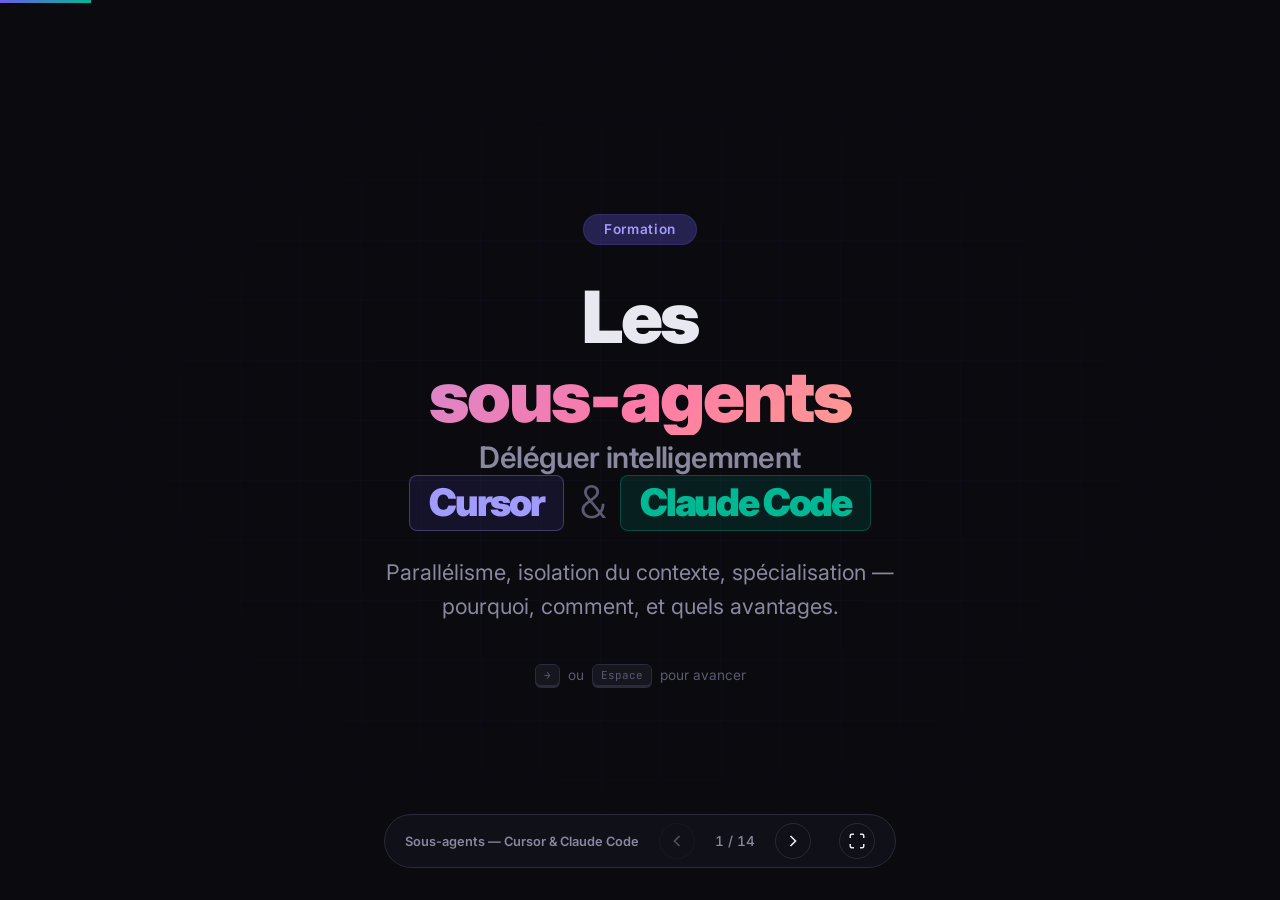
<file: subagents/presentation/index.html>
<!DOCTYPE html>
<html lang="fr">
<head>
  <meta charset="UTF-8">
  <meta name="viewport" content="width=device-width, initial-scale=1.0">
  <title>Les sous-agents — Cursor & Claude Code — Formation</title>
  <link rel="preconnect" href="https://fonts.googleapis.com">
  <link rel="preconnect" href="https://fonts.gstatic.com" crossorigin>
  <link href="https://fonts.googleapis.com/css2?family=Inter:wght@300;400;500;600;700;800;900&family=JetBrains+Mono:wght@400;500;600&display=swap" rel="stylesheet">
  <link rel="stylesheet" href="styles.css">
</head>
<body>
  <div class="progress-bar" id="progressBar"></div>

  <nav class="slide-nav" id="slideNav">
    <div class="nav-inner">
      <span class="nav-title">Sous-agents — Cursor & Claude Code</span>
      <div class="nav-controls">
        <button class="nav-btn" id="prevBtn" aria-label="Slide précédente">
          <svg width="20" height="20" viewBox="0 0 24 24" fill="none" stroke="currentColor" stroke-width="2"><path d="M15 18l-6-6 6-6"/></svg>
        </button>
        <span class="slide-counter" id="slideCounter">1 / 14</span>
        <button class="nav-btn" id="nextBtn" aria-label="Slide suivante">
          <svg width="20" height="20" viewBox="0 0 24 24" fill="none" stroke="currentColor" stroke-width="2"><path d="M9 18l6-6-6-6"/></svg>
        </button>
      </div>
      <button class="nav-btn fullscreen-btn" id="fullscreenBtn" aria-label="Plein écran">
        <svg width="18" height="18" viewBox="0 0 24 24" fill="none" stroke="currentColor" stroke-width="2"><path d="M8 3H5a2 2 0 0 0-2 2v3m18 0V5a2 2 0 0 0-2-2h-3m0 18h3a2 2 0 0 0 2-2v-3M3 16v3a2 2 0 0 0 2 2h3"/></svg>
      </button>
    </div>
  </nav>

  <main class="slides-container" id="slidesContainer">

    <!-- SLIDE 1 : Hero -->
    <section class="slide slide--hero active" data-slide="1">
      <div class="slide-content">
        <div class="hero-badge animate-pop">Formation</div>
        <h1 class="hero-title">
          <span class="animate-slide-up" style="--delay: 0.1s">Les <span class="gradient-text">sous-agents</span></span>
          <span class="animate-slide-up hero-subline" style="--delay: 0.2s">Déléguer intelligemment</span>
          <span class="animate-slide-up hero-tools" style="--delay: 0.28s">
            <span class="tool-tag tool-tag--cursor">Cursor</span>
            <span class="tool-amp">&</span>
            <span class="tool-tag tool-tag--claude">Claude Code</span>
          </span>
        </h1>
        <p class="hero-subtitle animate-fade-in" style="--delay: 0.5s">
          Parallélisme, isolation du contexte, spécialisation — pourquoi, comment, et quels avantages.
        </p>
        <div class="hero-keys animate-fade-in" style="--delay: 0.8s">
          <kbd>→</kbd> ou <kbd>Espace</kbd> pour avancer
        </div>
      </div>
      <div class="hero-bg-grid"></div>
    </section>

    <!-- SLIDE 2 : Problème -->
    <section class="slide slide--problem" data-slide="2">
      <div class="slide-content">
        <div class="section-label animate-pop">Le problème</div>
        <h2 class="slide-title animate-slide-up">Pourquoi déléguer ?</h2>
        <div class="problem-grid">
          <div class="problem-card animate-card" style="--delay: 0.2s">
            <div class="problem-icon">📣</div>
            <h3>Contexte saturé</h3>
            <p>Exploration du dépôt, logs shell, DOM navigateur : des sorties <strong>bruyantes</strong> qui encombrent le fil principal si tout reste dans une seule conversation.</p>
          </div>
          <div class="problem-card animate-card" style="--delay: 0.35s">
            <div class="problem-icon">⏳</div>
            <h3>Tout en série</h3>
            <p>Sans parallélisme, chaque étape attend la précédente. Sur un chantier large, le <strong>temps perdu</strong> augmente vite.</p>
          </div>
          <div class="problem-card animate-card" style="--delay: 0.5s">
            <div class="problem-icon">🎯</div>
            <h3>Rôles mélangés</h3>
            <p>Recherche, design, implémentation et vérif dans le même prompt → moins de clarté, plus d’<strong>erreurs</strong> et d’oublis de contraintes.</p>
          </div>
        </div>
        <div class="solution-banner animate-fade-in" style="--delay: 0.8s">
          <span class="solution-arrow">→</span>
          Les <strong>sous-agents</strong> isolent le bruit, permettent le <strong>parallèle</strong> et appliquent des <strong>spécialistes</strong> ciblés.
        </div>
      </div>
    </section>

    <!-- SLIDE 3 : Trois piliers -->
    <section class="slide slide--pillars" data-slide="3">
      <div class="slide-content">
        <div class="section-label animate-pop">Les trois leviers</div>
        <h2 class="slide-title animate-slide-up">Parallélisme · Isolation · Spécialisation</h2>
        <div class="hook-types-grid" style="grid-template-columns: repeat(3, 1fr);">
          <div class="hook-type-card animate-card" style="--delay: 0.15s">
            <div class="hook-type-icon">🔲</div>
            <div class="hook-type-name">Isolation</div>
            <div class="hook-type-availability">Contexte propre</div>
            <div class="hook-type-desc">Chaque sous-agent dispose de <strong>sa</strong> fenêtre de contexte. <strong>En général</strong>, le parent reçoit surtout une <strong>synthèse ou un résumé</strong> — les intermédiaires volumineux restent à côté (selon l’outil et le mode).</div>
            <div class="hook-type-tag">Doc Cursor &amp; Anthropic</div>
          </div>
          <div class="hook-type-card animate-card" style="--delay: 0.28s">
            <div class="hook-type-icon">⚡</div>
            <div class="hook-type-name">Parallélisme</div>
            <div class="hook-type-availability">Débit</div>
            <div class="hook-type-desc">Plusieurs délégations <strong>indépendantes</strong> en parallèle (ex. <code>openapi.yaml</code> + section <strong>Installation</strong> du <code>README.md</code>) au lieu d’attendre la fin de chaque étape.</div>
            <div class="hook-type-tag">Task / messages</div>
          </div>
          <div class="hook-type-card animate-card" style="--delay: 0.4s">
            <div class="hook-type-icon">🧩</div>
            <div class="hook-type-name">Spécialisation</div>
            <div class="hook-type-availability">Qualité</div>
            <div class="hook-type-desc">Prompt système, <strong>outils</strong> et <strong>modèle</strong> adaptés au rôle : exploration en lecture seule, audit, tests, etc.</div>
            <div class="hook-type-tag">Même équipe, rôles différents</div>
          </div>
        </div>
        <div class="create-note animate-fade-in" style="--delay: 0.65s">
          💡 Les docs officielles décrivent le même principe : une tâche annexe qui <strong>inonderait</strong> la conversation principale est un bon candidat à la délégation.
        </div>
      </div>
    </section>

    <!-- SLIDE 4 : Mécanisme -->
    <section class="slide slide--concept" data-slide="4">
      <div class="slide-content">
        <div class="section-label animate-pop">Mécanisme</div>
        <h2 class="slide-title animate-slide-up">Comment ça marche ?</h2>
        <div class="concept-flow animate-fade-in" style="--delay: 0.25s">
          <div class="concept-formula">
            <span class="concept-input">Parent</span>
            <span class="concept-arrow">→</span>
            <span class="concept-input">Délégation + contexte utile</span>
            <span class="concept-arrow">→</span>
            <span class="concept-input">Sous-agent</span>
            <span class="concept-arrow">→</span>
            <span class="concept-output">Résumé / synthèse au parent</span>
          </div>
        </div>
        <p class="concept-desc animate-fade-in" style="--delay: 0.4s">
          Le sous-agent <strong>repart d’un contexte propre</strong> : il n’a pas l’historique implicite du chat parent. Le parent doit donc <strong>fournir l’essentiel</strong> dans le message de délégation. Après exécution, c’est <strong>souvent</strong> une synthèse ou un résumé structuré qui remonte — le détail dépend de l’outil et du mode.
        </p>
        <div class="concept-types animate-fade-in" style="--delay: 0.52s">
          <div class="concept-type">
            <div class="concept-type-header concept-type--rules">
              <span>⏱️</span> Premier plan
            </div>
            <div class="concept-type-body">
              Bloque jusqu’à la fin du sous-agent — idéal quand la suite du travail <strong>dépend</strong> du résultat.
            </div>
            <div class="concept-note">Cursor : mode foreground (doc)</div>
          </div>
          <div class="concept-type">
            <div class="concept-type-header concept-type--hooks">
              <span>🌙</span> Arrière-plan
            </div>
            <div class="concept-type-body">
              Le parent continue ; suivi ou <strong>reprise</strong> plus tard — idéal pour tâches longues ou branches parallèles.
            </div>
            <div class="concept-note">Cursor : background + resume</div>
          </div>
        </div>
      </div>
    </section>

    <!-- SLIDE 5 : Cursor -->
    <section class="slide slide--config" data-slide="5">
      <div class="slide-content">
        <div class="section-label animate-pop">Cursor</div>
        <h2 class="slide-title animate-slide-up">Sous-agents dans Cursor</h2>
        <div class="lifecycle-grid" style="grid-template-columns: repeat(3, 1fr); margin-bottom: 1.25rem;">
          <div class="lifecycle-category animate-card" style="--delay: 0.15s">
            <div class="lifecycle-icon">🔎</div>
            <h3>Explore</h3>
            <div class="lifecycle-events">
              <span class="lifecycle-event">Recherche codebase</span>
              <span class="lifecycle-event">Modèle rapide</span>
              <span class="lifecycle-event">Recherches parallèles</span>
            </div>
            <div class="lifecycle-note">Intégré — sans config</div>
          </div>
          <div class="lifecycle-category animate-card" style="--delay: 0.28s">
            <div class="lifecycle-icon">💻</div>
            <h3>Bash</h3>
            <div class="lifecycle-events">
              <span class="lifecycle-event">Série de commandes</span>
              <span class="lifecycle-event">Sorties isolées</span>
            </div>
            <div class="lifecycle-note">Intégré</div>
          </div>
          <div class="lifecycle-category animate-card" style="--delay: 0.4s">
            <div class="lifecycle-icon">🌐</div>
            <h3>Browser</h3>
            <div class="lifecycle-events">
              <span class="lifecycle-event">MCP navigateur</span>
              <span class="lifecycle-event">DOM filtré</span>
            </div>
            <div class="lifecycle-note">Intégré</div>
          </div>
        </div>
        <div class="create-dual">
          <div class="create-col animate-card" style="--delay: 0.45s">
            <div class="create-col-header cursor-header">⚡ Fichiers custom</div>
            <div class="create-steps">
              <div class="cs"><span class="cs-num">1</span> Markdown + YAML dans <code>.cursor/agents/</code> (projet) ou <code>~/.cursor/agents/</code></div>
              <div class="cs"><span class="cs-num">2</span> Champs : <code>name</code>, <code>description</code>, <code>model</code>, <code>readonly</code>, <code>is_background</code></div>
              <div class="cs"><span class="cs-num">3</span> Invocation <code>/nom</code> ou délégation automatique selon la <code>description</code></div>
            </div>
          </div>
          <div class="create-col animate-card" style="--delay: 0.55s">
            <div class="create-col-header cc-header">🔁 Compat</div>
            <div class="create-steps">
              <div class="cs"><span class="cs-num">1</span> Cursor lit aussi <code>.claude/agents/</code> et <code>.codex/agents/</code></div>
              <div class="cs"><span class="cs-num">2</span> Conflit de noms : <code>.cursor/</code> <strong>prime</strong></div>
              <div class="cs"><span class="cs-num">3</span> Coût : plusieurs sous-agents = plusieurs contextes (tokens × N)</div>
            </div>
          </div>
        </div>
        <div class="create-note animate-fade-in" style="--delay: 0.65s">
          📎 Référence : <a href="https://cursor.com/docs/agent/subagents" target="_blank" rel="noopener" style="color: var(--accent-light);">cursor.com/docs/agent/subagents</a>
        </div>
      </div>
    </section>

    <!-- SLIDE 6 : Claude Code -->
    <section class="slide slide--config" data-slide="6">
      <div class="slide-content">
        <div class="section-label animate-pop">Claude Code</div>
        <h2 class="slide-title animate-slide-up">Sous-agents dans Claude Code</h2>
        <div class="lifecycle-grid" style="grid-template-columns: repeat(3, 1fr); margin-bottom: 1.25rem;">
          <div class="lifecycle-category animate-card" style="--delay: 0.15s">
            <div class="lifecycle-icon">🔎</div>
            <h3>Explore</h3>
            <div class="lifecycle-events">
              <span class="lifecycle-event">Haiku, read-only</span>
              <span class="lifecycle-event">quick / medium / very thorough</span>
            </div>
            <div class="lifecycle-note">Découverte sans écriture</div>
          </div>
          <div class="lifecycle-category animate-card" style="--delay: 0.28s">
            <div class="lifecycle-icon">📋</div>
            <h3>Plan</h3>
            <div class="lifecycle-events">
              <span class="lifecycle-event">Mode plan</span>
              <span class="lifecycle-event">Recherche read-only</span>
            </div>
            <div class="lifecycle-note">Évite d’encombrer le plan</div>
          </div>
          <div class="lifecycle-category animate-card" style="--delay: 0.4s">
            <div class="lifecycle-icon">🛠️</div>
            <h3>general-purpose</h3>
            <div class="lifecycle-events">
              <span class="lifecycle-event">Outils complets</span>
              <span class="lifecycle-event">Tâches multi-étapes</span>
            </div>
            <div class="lifecycle-note">Exploration + modification</div>
          </div>
        </div>
        <div class="create-dual">
          <div class="create-col animate-card" style="--delay: 0.45s">
            <div class="create-col-header cc-header">▶ Création &amp; fichiers</div>
            <div class="create-steps">
              <div class="cs"><span class="cs-num">1</span> Commande <code>/agents</code> — bibliothèque, outils, modèle, couleur</div>
              <div class="cs"><span class="cs-num">2</span> Projet : <code>.claude/agents/</code> (à versionner)</div>
              <div class="cs"><span class="cs-num">3</span> Perso : <code>~/.claude/agents/</code></div>
            </div>
          </div>
          <div class="create-col animate-card" style="--delay: 0.55s">
            <div class="create-col-header cursor-header">⚡ Task</div>
            <div class="create-steps">
              <div class="cs"><span class="cs-num">1</span> L’agent parent lance un sous-agent typé avec un prompt dédié</div>
              <div class="cs"><span class="cs-num">2</span> Arrière-plan &amp; reprise selon besoin</div>
              <div class="cs"><span class="cs-num">3</span> Multi-agents entre sessions → voir <em>agent teams</em> (doc)</div>
            </div>
          </div>
        </div>
        <div class="create-note animate-fade-in" style="--delay: 0.65s">
          📎 Référence : <a href="https://docs.anthropic.com/en/docs/claude-code/sub-agents" target="_blank" rel="noopener" style="color: var(--accent-light);">docs.anthropic.com — sub-agents</a>
        </div>
      </div>
    </section>

    <!-- SLIDE 7 : Démo Cursor -->
    <section class="slide slide--config" data-slide="7">
      <div class="slide-content">
        <div class="section-label animate-pop">Démo live</div>
        <h2 class="slide-title animate-slide-up">Démo — Cursor</h2>
        <div class="create-col animate-fade-in" style="--delay: 0.15s; max-width: 52rem; margin: 0 auto;">
          <div class="create-col-header cursor-header">Pas à pas (à l’écran)</div>
          <div class="create-steps">
            <div class="cs"><span class="cs-num">1</span> Ouvrir le projet de démo ; montrer <code>.cursor/agents/</code> et <strong>un</strong> fichier court (ex. <code>verifier.md</code>).</div>
            <div class="cs"><span class="cs-num">2</span> Montrer le frontmatter : <code>name</code>, <code>description</code> (intentions concrètes), <code>readonly</code> si agent de vérif.</div>
            <div class="cs"><span class="cs-num">3</span> Dans le chat Agent : <code>/verifier</code> ou une tâche qui déclenche la délégation auto selon la <code>description</code>.</div>
            <div class="cs"><span class="cs-num">4</span> Une phrase : le bruit volumineux reste <strong>à côté</strong> ; ce qui remonte est <strong>souvent un résumé</strong> (selon l’outil et le mode).</div>
          </div>
        </div>
        <div class="create-note animate-fade-in" style="--delay: 0.45s; margin-top: 1.25rem;">
          💡 Garder cette slide visible pour le spectateur ; exécuter les actions dans Cursor en partage d’écran.
        </div>
      </div>
    </section>

    <!-- SLIDE 8 : Démo Claude Code -->
    <section class="slide slide--config" data-slide="8">
      <div class="slide-content">
        <div class="section-label animate-pop">Démo live</div>
        <h2 class="slide-title animate-slide-up">Démo — Claude Code</h2>
        <div class="create-col animate-fade-in" style="--delay: 0.15s; max-width: 52rem; margin: 0 auto;">
          <div class="create-col-header cc-header">Pas à pas (à l’écran)</div>
          <div class="create-steps">
            <div class="cs"><span class="cs-num">1</span> Terminal : lancer <code>claude</code> dans le dépôt de démo.</div>
            <div class="cs"><span class="cs-num">2</span> Taper <code>/agents</code> : parcourir la bibliothèque ; montrer <code>.claude/agents/</code> (à versionner dans Git).</div>
            <div class="cs"><span class="cs-num">3</span> Lancer un <strong>Explore</strong> ou une <strong>Task</strong> ciblée en lecture seule (ex. cartographier des appels sans modifier les fichiers).</div>
            <div class="cs"><span class="cs-num">4</span> Optionnel : une phrase sur la <strong>reprise</strong> d’agent en arrière-plan si vous l’utilisez.</div>
          </div>
        </div>
        <div class="create-note animate-fade-in" style="--delay: 0.45s; margin-top: 1.25rem;">
          📎 Aligné sur le plan de tournage — raccourcir l’étape 3 si le budget temps est serré.
        </div>
      </div>
    </section>

    <!-- SLIDE 9 : Convergence -->
    <section class="slide slide--compat" data-slide="9">
      <div class="slide-content">
        <div class="section-label animate-pop">Synthèse</div>
        <h2 class="slide-title animate-slide-up">Un concept, deux écosystèmes</h2>
        <div class="compare-table-wrapper animate-fade-in" style="--delay: 0.25s">
          <table class="compare-table">
            <thead>
              <tr>
                <th>Idée</th>
                <th><span class="col-badge col--cursor-rules">Cursor</span></th>
                <th><span class="col-badge col--cc-rules">Claude Code</span></th>
              </tr>
            </thead>
            <tbody>
              <tr>
                <td class="row-label">Délégation</td>
                <td>Task + agents <code>.cursor/agents/</code></td>
                <td>Task + <code>/agents</code> + <code>.claude/agents/</code></td>
              </tr>
              <tr>
                <td class="row-label">Interop agents</td>
                <td colspan="2" style="text-align: center;">Cursor charge aussi <code>.claude/agents/</code> — convention d’équipe à documenter</td>
              </tr>
              <tr>
                <td class="row-label">Exploration légère</td>
                <td>Explore intégré</td>
                <td>Explore (Haiku, read-only)</td>
              </tr>
              <tr>
                <td class="row-label">Discipline</td>
                <td colspan="2" style="text-align: center;">Isolation · parallèle · spécialisation — même intention produit</td>
              </tr>
            </tbody>
          </table>
        </div>
        <div class="solution-banner animate-fade-in" style="--delay: 0.55s">
          <span class="solution-arrow">→</span>
          Les détails UI et noms diffèrent ; le <strong>contrat mental</strong> reste : protéger le contexte parent et livrer un <strong>résultat exploitable</strong> (souvent une synthèse ou un résumé, selon l’outil).
        </div>
      </div>
    </section>

    <!-- SLIDE 10 : Patterns (tabs) -->
    <section class="slide slide--examples" data-slide="10">
      <div class="slide-content">
        <div class="section-label animate-pop">Patterns</div>
        <h2 class="slide-title animate-slide-up">Trois patterns utiles</h2>

        <div class="examples-tabs animate-fade-in" style="--delay: 0.2s">
          <button class="tab-btn active" data-tab="verify">✅ Vérificateur</button>
          <button class="tab-btn" data-tab="orch">🔀 Orchestration</button>
          <button class="tab-btn" data-tab="para">⚡ Parallèle</button>
        </div>

        <div class="tab-panel active" id="tab-verify">
          <div class="example-context">
            <span class="example-context-label">Cas d’usage</span>
            <span>Réduire les faux « terminé » : un sous-agent <strong>sceptique</strong> relit et teste.</span>
          </div>
          <p class="concept-desc" style="margin-bottom: 1rem;">
            Sous-agent en <code>readonly</code> (Cursor) ou outils lecture seule (Claude Code) : vérifier que l’implémentation existe, lancer les tests pertinents, signaler ce qui manque. À enchaîner après les tâches de la spec (lien avec la capsule <strong>Spec-driven</strong>).
          </p>
          <div class="hook-flow">
            <div class="hook-flow-step">Feature « done »</div>
            <div class="hook-flow-arrow">→</div>
            <div class="hook-flow-step hook-flow-step--accent">Verifier</div>
            <div class="hook-flow-arrow">→</div>
            <div class="hook-flow-step">Rapport + gaps</div>
          </div>
        </div>

        <div class="tab-panel" id="tab-orch">
          <div class="example-context">
            <span class="example-context-label">Cas d’usage</span>
            <span>Grand chantier : découper en phases avec remises structurées.</span>
          </div>
          <p class="concept-desc" style="margin-bottom: 1rem;">
            <strong>Plan</strong> (recherche) → <strong>implémentation</strong> (general-purpose ou agent parent) → <strong>vérif</strong>. Chaque phase peut être déléguée pour garder le fil principal lisible.
          </p>
          <div class="hook-flow">
            <div class="hook-flow-step">Plan</div>
            <div class="hook-flow-arrow">→</div>
            <div class="hook-flow-step">Build</div>
            <div class="hook-flow-arrow">→</div>
            <div class="hook-flow-step hook-flow-step--accent">Verify</div>
          </div>
        </div>

        <div class="tab-panel" id="tab-para">
          <div class="example-context">
            <span class="example-context-label">Cas d’usage</span>
            <span>Deux travaux <strong>indépendants</strong> : même message, deux délégations.</span>
          </div>
          <p class="concept-desc" style="margin-bottom: 1rem;">
            Exemple concret : « Mettez à jour <code>openapi.yaml</code> pour refléter le nouveau endpoint <strong>et</strong>, en parallèle, réécrivez la section <strong>Installation</strong> du <code>README.md</code>. » Deux livrables indépendants, nommés — formulation qui favorise plusieurs sous-tâches lorsque l’outil le permet (voir doc Cursor sur le parallélisme).
          </p>
          <div class="hook-flow">
            <div class="hook-flow-step">Tâche A</div>
            <div class="hook-flow-arrow">∥</div>
            <div class="hook-flow-step hook-flow-step--accent">Tâche B</div>
            <div class="hook-flow-arrow">→</div>
            <div class="hook-flow-step">Synthèses fusionnées</div>
          </div>
        </div>
      </div>
    </section>

    <!-- SLIDE 11 : Skills vs sous-agents -->
    <section class="slide slide--concept" data-slide="11">
      <div class="slide-content">
        <div class="section-label animate-pop">Décision</div>
        <h2 class="slide-title animate-slide-up">Sous-agents ou Skills ?</h2>
        <div class="concept-types animate-fade-in" style="--delay: 0.25s">
          <div class="concept-type">
            <div class="concept-type-header concept-type--hooks">
              <span>🤖</span> Sous-agent
            </div>
            <div class="concept-type-body">
              Isolation de contexte, <strong>parallélisme</strong>, expertise sur <strong>plusieurs étapes</strong>, ou besoin d’une <strong>vérification indépendante</strong>.
            </div>
            <div class="concept-note">Recherche lourde, audits, branches longues</div>
          </div>
          <div class="concept-type">
            <div class="concept-type-header concept-type--rules">
              <span>📎</span> Skill / commande
            </div>
            <div class="concept-type-body">
              Action <strong>courte</strong>, <strong>répétable</strong>, un seul contexte suffit — ex. changelog, formatage ciblé (grille officielle Cursor).
            </div>
            <div class="concept-note">Éviter la sur-délégation</div>
          </div>
        </div>
        <div class="create-note animate-fade-in" style="--delay: 0.5s">
          ⚠️ Anti-patterns (Cursor) : dizaines d’agents <strong>vagues</strong>, descriptions génériques (« aide au code »), prompts <strong>énormes</strong>. Mieux vaut <strong>2–3</strong> sous-agents clairs qu’une armée floue.
        </div>
      </div>
    </section>

    <!-- SLIDE 12 : Bonnes pratiques -->
    <section class="slide slide--best" data-slide="12">
      <div class="slide-content">
        <div class="section-label animate-pop">Bonnes pratiques</div>
        <h2 class="slide-title animate-slide-up">Six règles d’or</h2>
        <div class="best-practices-grid">
          <div class="bp-card animate-card" style="--delay: 0.1s">
            <div class="bp-number">1</div>
            <h3>Un rôle par agent</h3>
            <p>Pas de « helper général » — <strong>une</strong> responsabilité, <strong>clairement</strong> décrite dans la <code>description</code> (signal de routage), sans alourdir le corps du prompt.</p>
          </div>
          <div class="bp-card animate-card" style="--delay: 0.175s">
            <div class="bp-number">2</div>
            <h3><code>description</code> = routage</h3>
            <p>C’est le signal principal pour la délégation automatique — investissez-y deux minutes.</p>
          </div>
          <div class="bp-card animate-card" style="--delay: 0.25s">
            <div class="bp-number">3</div>
            <h3>Prompts courts</h3>
            <p>Corps du fichier : direct, testable ; évitez les pavés de 2&nbsp;000 mots.</p>
          </div>
          <div class="bp-card animate-card" style="--delay: 0.325s">
            <div class="bp-number">4</div>
            <h3>Versionner</h3>
            <p><code>.cursor/agents/</code> et <code>.claude/agents/</code> dans Git pour l’équipe.</p>
          </div>
          <div class="bp-card animate-card" style="--delay: 0.4s">
            <div class="bp-number">5</div>
            <h3>Coût conscient</h3>
            <p>Parallèle = plusieurs contextes ; inutile pour des micro-tâches.</p>
          </div>
          <div class="bp-card animate-card" style="--delay: 0.475s">
            <div class="bp-number">6</div>
            <h3>Commencer intégré</h3>
            <p>Explore / Bash / Browser (Cursor) ; Explore / Plan (Claude Code) avant d’empiler du custom.</p>
          </div>
        </div>
      </div>
    </section>

    <!-- SLIDE 13 : Conclusion -->
    <section class="slide slide--conclusion" data-slide="13">
      <div class="slide-content">
        <div class="conclusion-box animate-fade-in" style="--delay: 0.2s">
          <h2>🎯 Récapitulatif</h2>
          <div class="conclusion-items">
            <div class="conclusion-item">Déléguer sert surtout à <strong>protéger</strong> le contexte principal, <strong>paralléliser</strong> le travail indépendant et <strong>spécialiser</strong> les comportements.</div>
            <div class="conclusion-item"><strong>Cursor</strong> et <strong>Claude Code</strong> partagent l’idée ; les chemins (<code>.cursor/agents/</code>, <code>.claude/agents/</code>, <code>/agents</code>, Task) se recoupent en partie.</div>
            <div class="conclusion-item">Avec Rules, Skills, Hooks et Spec-driven : les sous-agents sont la couche <strong>d’exécution</strong> qui évite l’asphyxie du fil unique.</div>
          </div>
          <div class="cta-box">
            Créez un agent « vérif » en lecture seule et passez-le après votre prochaine feature.<br>
            <span class="cta-dual">
              <span>⚡ <code>.cursor/agents/verifier.md</code></span>
              <span class="cta-sep">|</span>
              <span>▶ <code>/agents</code> puis équivalent projet</span>
            </span>
          </div>
        </div>
      </div>
    </section>

    <!-- SLIDE 14 : Ressources -->
    <section class="slide slide--resources" data-slide="14">
      <div class="slide-content">
        <div class="section-label animate-pop">Ressources</div>
        <h2 class="slide-title animate-slide-up">Pour aller plus loin</h2>
        <div class="resources-grid">
          <div class="resource-group animate-card" style="--delay: 0.15s">
            <div class="resource-group-header">Documentation officielle</div>
            <div class="resource-list">
              <a class="resource-item" href="https://cursor.com/docs/agent/subagents" target="_blank" rel="noopener">
                <span class="resource-icon">⚡</span>
                <div>
                  <div class="resource-name">Cursor — Subagents</div>
                  <div class="resource-url">cursor.com/docs/agent/subagents</div>
                </div>
              </a>
              <a class="resource-item" href="https://docs.anthropic.com/en/docs/claude-code/sub-agents" target="_blank" rel="noopener">
                <span class="resource-icon">▶</span>
                <div>
                  <div class="resource-name">Anthropic — Sub-agents (Claude Code)</div>
                  <div class="resource-url">docs.anthropic.com/en/docs/claude-code/sub-agents</div>
                </div>
              </a>
              <a class="resource-item" href="https://code.claude.com/docs/en/tools-reference" target="_blank" rel="noopener">
                <span class="resource-icon">▶</span>
                <div>
                  <div class="resource-name">Claude Code — Tools reference</div>
                  <div class="resource-url">code.claude.com/docs/en/tools-reference</div>
                </div>
              </a>
            </div>
          </div>
          <div class="resource-group animate-card" style="--delay: 0.25s">
            <div class="resource-group-header">Pratiques &amp; contexte</div>
            <div class="resource-list">
              <a class="resource-item" href="https://www.cursor.com/blog/agent-best-practices" target="_blank" rel="noopener">
                <span class="resource-icon">📖</span>
                <div>
                  <div class="resource-name">Cursor — Agent best practices</div>
                  <div class="resource-url">cursor.com/blog/agent-best-practices</div>
                </div>
              </a>
              <a class="resource-item" href="https://cursor.com/docs/skills" target="_blank" rel="noopener">
                <span class="resource-icon">📖</span>
                <div>
                  <div class="resource-name">Cursor — Skills</div>
                  <div class="resource-url">cursor.com/docs/skills</div>
                </div>
              </a>
            </div>
          </div>
        </div>
      </div>
    </section>

  </main>

  <script src="script.js"></script>
</body>
</html>
</file>
<file: commands_n_skills/presentation/styles.css>
:root {
  --bg: #0a0a0f;
  --bg-card: #12121a;
  --bg-card-hover: #1a1a28;
  --surface: #16161f;
  --border: #2a2a3a;
  --border-light: #3a3a4a;
  --text: #e8e8f0;
  --text-dim: #8888a0;
  --text-muted: #5a5a70;
  --accent: #6c5ce7;
  --accent-light: #a29bfe;
  --accent-glow: rgba(108, 92, 231, 0.3);
  --cursor-color: #a29bfe;
  --cursor-bg: rgba(108, 92, 231, 0.12);
  --cc-color: #00b894;
  --cc-bg: rgba(0, 184, 148, 0.12);
  --green: #00b894;
  --green-bg: rgba(0, 184, 148, 0.1);
  --red: #ff6b6b;
  --red-bg: rgba(255, 107, 107, 0.1);
  --orange: #fdcb6e;
  --blue: #74b9ff;
  --pink: #fd79a8;
  --radius: 12px;
  --radius-sm: 8px;
  --radius-lg: 20px;
  --font: 'Inter', -apple-system, BlinkMacSystemFont, sans-serif;
  --mono: 'JetBrains Mono', 'Fira Code', monospace;
}

*, *::before, *::after {
  margin: 0;
  padding: 0;
  box-sizing: border-box;
}

html { font-size: 16px; scroll-behavior: smooth; }

body {
  font-family: var(--font);
  background: var(--bg);
  color: var(--text);
  overflow: hidden;
  height: 100vh;
  width: 100vw;
}

/* PROGRESS BAR */
.progress-bar {
  position: fixed;
  top: 0;
  left: 0;
  height: 3px;
  background: linear-gradient(90deg, var(--accent), var(--cc-color));
  z-index: 1000;
  transition: width 0.4s cubic-bezier(0.4, 0, 0.2, 1);
  width: 8%;
}

/* NAV */
.slide-nav {
  position: fixed;
  bottom: 2rem;
  left: 50%;
  transform: translateX(-50%);
  z-index: 100;
  background: rgba(18, 18, 26, 0.85);
  backdrop-filter: blur(20px);
  border: 1px solid var(--border);
  border-radius: 50px;
  padding: 0.5rem 1.25rem;
  opacity: 0;
  transition: opacity 0.3s;
}

.slide-nav:hover, body:not(.nav-hidden) .slide-nav { opacity: 1; }

.nav-inner { display: flex; align-items: center; gap: 1.25rem; }

.nav-title {
  font-size: 0.8rem;
  font-weight: 600;
  color: var(--text-dim);
  white-space: nowrap;
}

.nav-controls { display: flex; align-items: center; gap: 0.75rem; }

.nav-btn {
  background: transparent;
  border: 1px solid var(--border);
  color: var(--text);
  width: 36px;
  height: 36px;
  border-radius: 50%;
  cursor: pointer;
  display: flex;
  align-items: center;
  justify-content: center;
  transition: all 0.2s;
}

.nav-btn:hover {
  background: var(--accent);
  border-color: var(--accent);
  transform: scale(1.1);
}

.slide-counter {
  font-size: 0.85rem;
  font-weight: 500;
  color: var(--text-dim);
  font-variant-numeric: tabular-nums;
  min-width: 3.5rem;
  text-align: center;
}

.fullscreen-btn { margin-left: 0.5rem; }

/* SLIDES */
.slides-container { width: 100vw; height: 100vh; position: relative; }

.slide {
  position: absolute;
  inset: 0;
  display: flex;
  align-items: center;
  justify-content: center;
  padding: 3rem 4rem;
  opacity: 0;
  visibility: hidden;
  transform: translateX(60px);
  transition: all 0.6s cubic-bezier(0.4, 0, 0.2, 1);
}

.slide.active { opacity: 1; visibility: visible; transform: translateX(0); }
.slide.exit-left { opacity: 0; transform: translateX(-60px); }
.slide-content { max-width: 1200px; width: 100%; }

/* SECTION LABEL */
.section-label {
  display: inline-block;
  background: var(--accent-glow);
  color: var(--accent-light);
  padding: 0.35rem 1rem;
  border-radius: 50px;
  font-size: 0.8rem;
  font-weight: 600;
  letter-spacing: 0.05em;
  text-transform: uppercase;
  margin-bottom: 1.25rem;
  border: 1px solid rgba(108, 92, 231, 0.2);
}

.slide-title {
  font-size: 2.5rem;
  font-weight: 800;
  line-height: 1.15;
  margin-bottom: 2rem;
  letter-spacing: -0.02em;
}

/* HERO */
.slide--hero { text-align: center; overflow: hidden; }

.hero-badge {
  display: inline-block;
  background: var(--accent-glow);
  color: var(--accent-light);
  padding: 0.4rem 1.25rem;
  border-radius: 50px;
  font-size: 0.85rem;
  font-weight: 600;
  letter-spacing: 0.05em;
  margin-bottom: 2rem;
  border: 1px solid rgba(108, 92, 231, 0.2);
}

.hero-title {
  font-size: 4.5rem;
  font-weight: 900;
  line-height: 1.1;
  margin-bottom: 1.5rem;
  letter-spacing: -0.03em;
}

.hero-title span { display: block; }

.gradient-text {
  background: linear-gradient(135deg, var(--accent-light), var(--pink), var(--orange));
  -webkit-background-clip: text;
  -webkit-text-fill-color: transparent;
  background-clip: text;
}

.hero-tools {
  display: flex !important;
  align-items: center;
  justify-content: center;
  gap: 1rem;
  font-size: 2.8rem;
}

.tool-tag {
  padding: 0.15em 0.5em;
  border-radius: var(--radius-sm);
  font-size: 0.85em;
}

.tool-tag--cursor {
  background: var(--cursor-bg);
  color: var(--cursor-color);
  border: 1px solid rgba(162, 155, 254, 0.3);
}

.tool-tag--claude {
  background: var(--cc-bg);
  color: var(--cc-color);
  border: 1px solid rgba(0, 184, 148, 0.3);
}

.tool-amp { color: var(--text-muted); font-weight: 300; }

.hero-subtitle {
  font-size: 1.35rem;
  color: var(--text-dim);
  line-height: 1.6;
  max-width: 600px;
  margin: 0 auto 2.5rem;
}

.hero-keys {
  display: flex;
  gap: 0.5rem;
  align-items: center;
  justify-content: center;
  color: var(--text-muted);
  font-size: 0.85rem;
}

.hero-bg-grid {
  position: absolute;
  inset: 0;
  background-image:
    linear-gradient(rgba(108, 92, 231, 0.03) 1px, transparent 1px),
    linear-gradient(90deg, rgba(108, 92, 231, 0.03) 1px, transparent 1px);
  background-size: 60px 60px;
  z-index: -1;
}

.hero-bg-grid::after {
  content: '';
  position: absolute;
  inset: 0;
  background: radial-gradient(ellipse at center, transparent 30%, var(--bg) 70%);
}

/* KBD / CODE */
kbd {
  background: var(--surface);
  border: 1px solid var(--border);
  border-radius: 6px;
  padding: 0.2rem 0.5rem;
  font-family: var(--mono);
  font-size: 0.8em;
  box-shadow: 0 2px 0 var(--border);
}

code {
  font-family: var(--mono);
  background: var(--surface);
  padding: 0.15rem 0.4rem;
  border-radius: 4px;
  font-size: 0.85em;
  color: var(--accent-light);
}

/* TOOL MICRO BADGES */
.tool-micro {
  font-size: 0.6rem;
  font-weight: 700;
  padding: 0.1rem 0.35rem;
  border-radius: 3px;
  margin-right: 0.35rem;
  vertical-align: middle;
  letter-spacing: 0.03em;
}

.tool-micro.cursor { background: var(--cursor-bg); color: var(--cursor-color); }
.tool-micro.cc { background: var(--cc-bg); color: var(--cc-color); }

/* PROBLEM CARDS */
.problem-grid {
  display: grid;
  grid-template-columns: repeat(3, 1fr);
  gap: 1.5rem;
  margin-bottom: 2rem;
}

.problem-card {
  background: var(--bg-card);
  border: 1px solid var(--border);
  border-radius: var(--radius);
  padding: 2rem;
  text-align: center;
  transition: all 0.3s;
}

.problem-card:hover {
  border-color: var(--red);
  transform: translateY(-4px);
  box-shadow: 0 8px 30px rgba(255, 107, 107, 0.1);
}

.problem-icon { font-size: 2.5rem; margin-bottom: 1rem; }
.problem-card h3 { font-size: 1.15rem; margin-bottom: 0.5rem; }
.problem-card p { color: var(--text-dim); font-size: 0.9rem; line-height: 1.5; }

.solution-banner {
  background: linear-gradient(135deg, rgba(108, 92, 231, 0.1), rgba(0, 184, 148, 0.05));
  border: 1px solid rgba(108, 92, 231, 0.2);
  border-radius: var(--radius);
  padding: 1.25rem 2rem;
  font-size: 1.05rem;
  display: flex;
  align-items: center;
  gap: 1rem;
}

.solution-arrow { font-size: 1.5rem; color: var(--accent-light); }

/* VERSUS / DUAL COLUMNS */
.versus-grid {
  display: grid;
  grid-template-columns: 1fr 1fr;
  gap: 1.5rem;
  align-items: start;
}

.versus-col {
  border-radius: var(--radius);
  overflow: hidden;
  border: 1px solid var(--border);
}

.versus-header {
  padding: 0.85rem 1.25rem;
  font-weight: 700;
  font-size: 1.1rem;
  display: flex;
  align-items: center;
  gap: 0.6rem;
}

.versus-sub {
  font-weight: 400;
  font-size: 0.75rem;
  opacity: 0.7;
  margin-left: auto;
}

.cursor-header {
  background: var(--cursor-bg);
  color: var(--cursor-color);
  border-bottom: 1px solid rgba(162, 155, 254, 0.2);
}

.cc-header {
  background: var(--cc-bg);
  color: var(--cc-color);
  border-bottom: 1px solid rgba(0, 184, 148, 0.2);
}

.versus-logo { font-size: 1.2rem; }
.versus-body { padding: 1rem 1.25rem; background: var(--bg-card); }

/* COMMAND LIST ITEMS */
.cmd-list {
  display: flex;
  flex-direction: column;
  gap: 0.3rem;
}

.cmd-item {
  display: flex;
  align-items: baseline;
  gap: 0.6rem;
  padding: 0.3rem 0;
  font-size: 0.78rem;
  border-bottom: 1px solid rgba(255, 255, 255, 0.03);
}

.cmd-item:last-child { border-bottom: none; }

.cmd-name {
  font-family: var(--mono);
  font-weight: 600;
  white-space: nowrap;
  flex-shrink: 0;
}

.cmd-name.cursor-cmd { color: var(--cursor-color); }
.cmd-name.cc-cmd { color: var(--cc-color); }

.cmd-desc {
  color: var(--text-muted);
  font-size: 0.72rem;
}

.cmd-category {
  font-size: 0.65rem;
  font-weight: 700;
  text-transform: uppercase;
  letter-spacing: 0.05em;
  color: var(--text-dim);
  padding: 0.5rem 0 0.2rem;
  border-bottom: 1px solid var(--border);
  margin-bottom: 0.2rem;
}

.cmd-category:first-child { padding-top: 0; }

/* CREATE / DUAL COLUMNS */
.create-dual {
  display: grid;
  grid-template-columns: 1fr 1fr;
  gap: 1.5rem;
  margin-bottom: 1.25rem;
}

.create-col {
  border-radius: var(--radius);
  overflow: hidden;
  border: 1px solid var(--border);
  background: var(--bg-card);
}

.create-col-header {
  padding: 0.75rem 1.25rem;
  font-weight: 700;
  font-size: 1rem;
}

.create-steps { padding: 1rem 1.25rem 0.75rem; }

.cs {
  display: flex;
  align-items: flex-start;
  gap: 0.6rem;
  margin-bottom: 0.5rem;
  font-size: 0.82rem;
  color: var(--text-dim);
}

.cs-num {
  width: 22px;
  height: 22px;
  border-radius: 50%;
  background: var(--accent-glow);
  color: var(--accent-light);
  display: flex;
  align-items: center;
  justify-content: center;
  font-weight: 700;
  font-size: 0.7rem;
  flex-shrink: 0;
}

.create-result {
  padding: 0.5rem 1.25rem;
  font-size: 0.8rem;
  color: var(--text-muted);
}

.create-format {
  padding: 0 1.25rem 1rem;
}

.create-format pre {
  background: #0d1117;
  border: 1px solid var(--border);
  border-radius: var(--radius-sm);
  padding: 0.75rem;
  font-family: var(--mono);
  font-size: 0.72rem;
  line-height: 1.6;
  color: #c9d1d9;
  overflow-x: auto;
}

.create-note {
  background: var(--bg-card);
  border: 1px solid var(--border);
  border-radius: var(--radius);
  padding: 1rem 1.5rem;
  font-size: 0.9rem;
  color: var(--text-dim);
}

.create-note--top-space {
  margin-top: 1.25rem;
}

/* SKILL STANDARD SLIDE */
.standard-layout {
  display: grid;
  grid-template-columns: 1fr 1fr;
  gap: 2rem;
  margin-bottom: 1.5rem;
}

.standard-card {
  background: var(--bg-card);
  border: 1px solid var(--border);
  border-radius: var(--radius);
  padding: 1.5rem;
}

.standard-card h3 {
  font-size: 1.1rem;
  margin-bottom: 1rem;
}

.standard-icon {
  font-size: 2.5rem;
  margin-bottom: 0.75rem;
}

.diff-grid {
  display: grid;
  grid-template-columns: 1fr 1fr;
  gap: 1rem;
  margin-bottom: 1.5rem;
}

.diff-card {
  background: var(--bg-card);
  border: 1px solid var(--border);
  border-radius: var(--radius);
  padding: 1.25rem;
  text-align: center;
}

.diff-card h3 {
  font-size: 1rem;
  margin-bottom: 0.4rem;
}

.diff-card p {
  font-size: 0.82rem;
  color: var(--text-dim);
  line-height: 1.4;
}

.diff-card .diff-icon {
  font-size: 2rem;
  margin-bottom: 0.5rem;
}

.standard-features {
  display: grid;
  grid-template-columns: repeat(4, 1fr);
  gap: 0.75rem;
  margin-bottom: 1.5rem;
}

.standard-feature {
  background: var(--bg-card);
  border: 1px solid var(--border);
  border-radius: var(--radius-sm);
  padding: 1rem;
  text-align: center;
  transition: all 0.3s;
}

.standard-feature:hover {
  border-color: var(--accent);
  transform: translateY(-3px);
}

.standard-feature .sf-icon {
  font-size: 1.5rem;
  margin-bottom: 0.5rem;
}

.standard-feature h4 {
  font-size: 0.85rem;
  margin-bottom: 0.25rem;
}

.standard-feature p {
  font-size: 0.72rem;
  color: var(--text-muted);
  line-height: 1.3;
}

/* ANATOMY SLIDE */
.anatomy-layout {
  display: grid;
  grid-template-columns: 1fr 1fr;
  gap: 1.5rem;
  margin-bottom: 1.25rem;
}

.anatomy-tree {
  background: var(--bg-card);
  border: 1px solid var(--border);
  border-radius: var(--radius);
  padding: 1.5rem;
}

.anatomy-tree h3 {
  font-size: 1rem;
  margin-bottom: 1rem;
  color: var(--accent-light);
}

.anatomy-code {
  background: var(--bg-card);
  border: 1px solid var(--border);
  border-radius: var(--radius);
  overflow: hidden;
}

.anatomy-code-header {
  padding: 0.6rem 1rem;
  background: rgba(255, 255, 255, 0.03);
  border-bottom: 1px solid var(--border);
  font-family: var(--mono);
  font-size: 0.75rem;
  color: var(--text-dim);
}

.anatomy-code pre {
  padding: 1rem;
  font-family: var(--mono);
  font-size: 0.72rem;
  line-height: 1.7;
  color: #c9d1d9;
  background: #0d1117;
  overflow-x: auto;
}

.frontmatter-grid {
  display: grid;
  grid-template-columns: repeat(2, 1fr);
  gap: 0.5rem;
  margin-top: 1rem;
}

.fm-item {
  display: flex;
  align-items: baseline;
  gap: 0.5rem;
  font-size: 0.75rem;
  padding: 0.4rem 0.6rem;
  background: var(--surface);
  border-radius: var(--radius-sm);
  border: 1px solid var(--border);
}

.fm-key {
  font-family: var(--mono);
  color: #7ee787;
  font-weight: 600;
  flex-shrink: 0;
}

.fm-val {
  color: var(--text-muted);
  font-size: 0.68rem;
}

.fm-item.fm-critical {
  border-color: var(--orange);
  background: rgba(253, 203, 110, 0.06);
}

/* FILE TREE */
.file-tree { font-family: var(--mono); font-size: 0.78rem; line-height: 1.7; }
.file-tree-item { color: var(--text-dim); }

.file-tree-item.root {
  color: var(--text);
  font-weight: 600;
  display: flex;
  align-items: center;
  gap: 0.5rem;
}

.file-tree-item.indent { padding-left: 1.5rem; }

.file-icon-tree { font-size: 1rem; }

.file-size {
  font-size: 0.65rem;
  font-weight: 400;
  padding: 0.1rem 0.4rem;
  border-radius: 4px;
  margin-left: auto;
}

.file-highlight { color: var(--cursor-color); }
.file-highlight-cc { color: var(--cc-color); }
.file-highlight-skill { color: var(--orange); }

.file-tag {
  font-size: 0.55rem;
  font-weight: 700;
  padding: 0.1rem 0.35rem;
  border-radius: 3px;
  margin-left: 0.35rem;
}

.file-tag.required {
  background: rgba(0, 184, 148, 0.15);
  color: var(--green);
}

.file-tag.optional {
  background: rgba(136, 136, 160, 0.15);
  color: var(--text-dim);
}

/* SKILLS IN ACTION */
.skills-dual {
  display: grid;
  grid-template-columns: 1fr 1fr;
  gap: 1.5rem;
  margin-bottom: 1.25rem;
}

.skill-col {
  border-radius: var(--radius);
  overflow: hidden;
  border: 1px solid var(--border);
}

.skill-col-body {
  padding: 1rem 1.25rem;
  background: var(--bg-card);
}

.skill-item {
  display: flex;
  align-items: flex-start;
  gap: 0.6rem;
  padding: 0.45rem 0;
  border-bottom: 1px solid rgba(255, 255, 255, 0.03);
  font-size: 0.8rem;
}

.skill-item:last-child { border-bottom: none; }

.skill-label {
  font-weight: 600;
  color: var(--text-dim);
  min-width: 85px;
  flex-shrink: 0;
  font-size: 0.72rem;
  text-transform: uppercase;
  letter-spacing: 0.03em;
  padding-top: 0.1rem;
}

/* BUNDLED SKILLS */
.bundled-grid {
  display: grid;
  grid-template-columns: repeat(5, 1fr);
  gap: 0.85rem;
  margin-bottom: 1.5rem;
}

.bundled-card {
  background: var(--bg-card);
  border: 1px solid var(--border);
  border-radius: var(--radius);
  padding: 1.15rem;
  transition: all 0.3s;
  position: relative;
  overflow: hidden;
}

.bundled-card::before {
  content: '';
  position: absolute;
  top: 0;
  left: 0;
  right: 0;
  height: 3px;
  background: linear-gradient(90deg, var(--cc-color), var(--accent));
  opacity: 0;
  transition: opacity 0.3s;
}

.bundled-card:hover {
  border-color: var(--cc-color);
  transform: translateY(-3px);
}

.bundled-card:hover::before { opacity: 1; }

.bundled-card.bundled-featured {
  grid-column: span 2;
}

.bundled-icon {
  font-size: 1.5rem;
  margin-bottom: 0.5rem;
}

.bundled-name {
  font-family: var(--mono);
  font-weight: 700;
  font-size: 0.9rem;
  color: var(--cc-color);
  margin-bottom: 0.35rem;
}

.bundled-desc {
  font-size: 0.75rem;
  color: var(--text-dim);
  line-height: 1.4;
}

.bundled-example {
  margin-top: 0.5rem;
  font-family: var(--mono);
  font-size: 0.65rem;
  color: var(--text-muted);
  background: var(--surface);
  padding: 0.35rem 0.5rem;
  border-radius: 4px;
  border: 1px solid var(--border);
}

/* CUSTOM MODES */
.modes-layout {
  display: grid;
  grid-template-columns: 1fr 1fr;
  gap: 1.5rem;
  margin-bottom: 1.25rem;
}

.modes-list {
  display: grid;
  grid-template-columns: 1fr 1fr;
  gap: 0.6rem;
}

.mode-card {
  background: var(--bg-card);
  border: 1px solid var(--border);
  border-radius: var(--radius-sm);
  padding: 0.85rem;
  transition: all 0.3s;
}

.mode-card:hover {
  border-color: var(--cursor-color);
  transform: translateY(-2px);
}

.mode-icon {
  font-size: 1.25rem;
  margin-bottom: 0.3rem;
}

.mode-name {
  font-weight: 700;
  font-size: 0.85rem;
  margin-bottom: 0.2rem;
}

.mode-desc {
  font-size: 0.72rem;
  color: var(--text-muted);
  line-height: 1.3;
}

.modes-info {
  background: var(--bg-card);
  border: 1px solid var(--border);
  border-radius: var(--radius);
  padding: 1.5rem;
}

.modes-info h3 {
  font-size: 1.05rem;
  margin-bottom: 1rem;
}

.modes-steps {
  display: flex;
  flex-direction: column;
  gap: 0.6rem;
}

.modes-step {
  display: flex;
  align-items: flex-start;
  gap: 0.6rem;
  font-size: 0.82rem;
  color: var(--text-dim);
}

.modes-step .cs-num {
  background: var(--cursor-bg);
  color: var(--cursor-color);
  border: 1px solid rgba(162, 155, 254, 0.3);
}

/* COMPARE TABLE */
.compare-table-wrapper { overflow-x: auto; margin-bottom: 1.5rem; }

.compare-table {
  width: 100%;
  border-collapse: separate;
  border-spacing: 0;
  border-radius: var(--radius);
  overflow: hidden;
  border: 1px solid var(--border);
  font-size: 0.82rem;
}

.compare-table th, .compare-table td {
  padding: 0.7rem 0.75rem;
  text-align: center;
  border-bottom: 1px solid var(--border);
}

.compare-table thead th {
  background: var(--surface);
  font-weight: 600;
  padding: 0.85rem 0.75rem;
}

.compare-table tbody tr:last-child td { border-bottom: none; }
.compare-table tbody tr { transition: background 0.2s; }
.compare-table tbody tr:hover { background: var(--bg-card-hover); }

.row-label {
  text-align: left !important;
  font-weight: 600;
  color: var(--text-dim);
  white-space: nowrap;
}

.col-badge { font-weight: 700; font-size: 0.85rem; }
.col-badge small { display: block; font-weight: 400; font-size: 0.65rem; opacity: 0.7; margin-top: 0.1rem; }

.col--commands { color: var(--orange); }
.col--skills { color: var(--pink); }
.col--rules { color: var(--accent-light); }
.col--modes { color: var(--blue); }

.check { color: var(--green); font-weight: 600; }
.cross { color: var(--text-muted); }

.compare-summary {
  display: grid;
  grid-template-columns: repeat(4, 1fr);
  gap: 0.75rem;
}

.summary-item {
  display: flex;
  align-items: center;
  gap: 0.5rem;
  font-size: 0.82rem;
  color: var(--text-dim);
}

.summary-dot { width: 10px; height: 10px; border-radius: 50%; flex-shrink: 0; }

.dot--commands { background: var(--orange); }
.dot--skills { background: var(--pink); }
.dot--rules { background: var(--accent-light); }
.dot--modes { background: var(--blue); }

/* BEST PRACTICES */
.best-practices-grid {
  display: grid;
  grid-template-columns: repeat(3, 1fr);
  gap: 0.85rem;
  margin-bottom: 1.5rem;
}

.bp-card {
  background: var(--bg-card);
  border: 1px solid var(--border);
  border-radius: var(--radius);
  padding: 1.25rem;
  transition: all 0.3s;
  position: relative;
  overflow: hidden;
}

.bp-card--wide { grid-column: span 3; }

.bp-card::before {
  content: '';
  position: absolute;
  top: 0;
  left: 0;
  right: 0;
  height: 3px;
  background: linear-gradient(90deg, var(--accent), var(--cc-color));
  opacity: 0;
  transition: opacity 0.3s;
}

.bp-card:hover {
  border-color: var(--accent);
  transform: translateY(-3px);
}

.bp-card:hover::before { opacity: 1; }

.bp-number {
  width: 32px;
  height: 32px;
  border-radius: 50%;
  background: var(--accent-glow);
  color: var(--accent-light);
  display: flex;
  align-items: center;
  justify-content: center;
  font-weight: 800;
  font-size: 0.9rem;
  margin-bottom: 0.6rem;
  border: 1px solid rgba(108, 92, 231, 0.3);
}

.bp-card h3 { font-size: 0.95rem; margin-bottom: 0.3rem; }
.bp-card p { font-size: 0.82rem; color: var(--text-dim); line-height: 1.4; }

/* CONCLUSION */
.conclusion-box {
  background: linear-gradient(135deg, rgba(108, 92, 231, 0.08), rgba(0, 184, 148, 0.05));
  border: 1px solid rgba(108, 92, 231, 0.2);
  border-radius: var(--radius-lg);
  padding: 1.75rem;
}

.conclusion-box h2 { font-size: 1.4rem; margin-bottom: 1rem; }

.conclusion-items {
  display: flex;
  flex-direction: column;
  gap: 0.5rem;
  margin-bottom: 1.25rem;
}

.conclusion-item {
  display: flex;
  align-items: center;
  gap: 0.75rem;
  font-size: 0.9rem;
  color: var(--text-dim);
}

.conclusion-item::before {
  content: '✓';
  color: var(--green);
  font-weight: 700;
  flex-shrink: 0;
}

.cta-box {
  background: linear-gradient(135deg, var(--accent), #4834d4);
  color: white;
  padding: 1.25rem;
  border-radius: var(--radius);
  text-align: center;
  font-size: 1rem;
  font-weight: 600;
  line-height: 1.8;
}

.cta-dual {
  display: flex;
  align-items: center;
  justify-content: center;
  gap: 0.75rem;
  flex-wrap: wrap;
  font-size: 0.85rem;
  font-weight: 500;
}

.cta-sep { color: rgba(255, 255, 255, 0.3); }

.cta-box kbd {
  background: rgba(255, 255, 255, 0.2);
  border-color: rgba(255, 255, 255, 0.3);
  color: white;
  box-shadow: 0 2px 0 rgba(255, 255, 255, 0.2);
}

.cta-box code {
  background: rgba(255, 255, 255, 0.2);
  color: white;
}

/* CODE BLOCKS */
.code-block {
  background: #0d1117;
  border: 1px solid var(--border);
  border-radius: var(--radius);
  overflow: hidden;
}

.code-header {
  display: flex;
  justify-content: space-between;
  align-items: center;
  padding: 0.6rem 1rem;
  background: rgba(255, 255, 255, 0.03);
  border-bottom: 1px solid var(--border);
}

.code-filename {
  font-family: var(--mono);
  font-size: 0.75rem;
  color: var(--text-dim);
}

.code-lang {
  font-size: 0.65rem;
  font-weight: 600;
  padding: 0.15rem 0.5rem;
  border-radius: 4px;
}

.cursor-lang { color: var(--cursor-color); background: var(--cursor-bg); }
.cc-lang { color: var(--cc-color); background: var(--cc-bg); }

.code-block pre {
  padding: 1rem;
  overflow-x: auto;
  font-family: var(--mono);
  font-size: 0.75rem;
  line-height: 1.6;
  color: #c9d1d9;
}

.code-frontmatter { color: #7ee787; }
.code-heading { color: #d2a8ff; font-weight: 600; }
.code-comment { color: #8b949e; }
.code-keyword { color: #ff7b72; }
.code-string { color: #a5d6ff; }
.code-highlight { color: #ffa657; font-weight: 500; }

.dual-code {
  display: grid;
  grid-template-columns: 1fr 1fr;
  gap: 1rem;
}

/* INVOCATION CONTROL */
.invocation-grid {
  display: grid;
  grid-template-columns: repeat(3, 1fr);
  gap: 0.75rem;
}

.invocation-card {
  background: var(--bg-card);
  border: 1px solid var(--border);
  border-radius: var(--radius-sm);
  padding: 0.85rem;
  text-align: center;
}

.invocation-card h4 {
  font-size: 0.82rem;
  margin-bottom: 0.3rem;
}

.invocation-card p {
  font-size: 0.72rem;
  color: var(--text-muted);
  line-height: 1.3;
}

.invocation-card code {
  font-size: 0.65rem;
}

/* TABS */
.examples-tabs {
  display: flex;
  gap: 0.5rem;
  margin-bottom: 1.25rem;
  background: var(--surface);
  padding: 0.35rem;
  border-radius: var(--radius-sm);
  width: fit-content;
}

.tab-btn {
  background: transparent;
  border: none;
  color: var(--text-dim);
  padding: 0.5rem 1.25rem;
  border-radius: 6px;
  font-family: var(--font);
  font-size: 0.85rem;
  font-weight: 500;
  cursor: pointer;
  transition: all 0.2s;
}

.tab-btn.active { background: var(--accent); color: white; }
.tab-btn:hover:not(.active) { color: var(--text); background: rgba(255, 255, 255, 0.05); }

.tab-panel { display: none; }
.tab-panel.active { display: block; animation: fadeIn 0.3s ease; }

/* ANIMATIONS */
@keyframes fadeIn { from { opacity: 0; } to { opacity: 1; } }
@keyframes slideUp { from { opacity: 0; transform: translateY(30px); } to { opacity: 1; transform: translateY(0); } }
@keyframes popIn { from { opacity: 0; transform: scale(0.8); } to { opacity: 1; transform: scale(1); } }
@keyframes cardIn { from { opacity: 0; transform: translateY(20px); } to { opacity: 1; transform: translateY(0); } }

.slide:not(.active) .animate-pop,
.slide:not(.active) .animate-slide-up,
.slide:not(.active) .animate-fade-in,
.slide:not(.active) .animate-card { opacity: 0; }

.slide.active .animate-pop {
  animation: popIn 0.5s cubic-bezier(0.34, 1.56, 0.64, 1) forwards;
  animation-delay: var(--delay, 0s);
  opacity: 0;
}

.slide.active .animate-slide-up {
  animation: slideUp 0.6s cubic-bezier(0.4, 0, 0.2, 1) forwards;
  animation-delay: var(--delay, 0s);
  opacity: 0;
}

.slide.active .animate-fade-in {
  animation: fadeIn 0.5s ease forwards;
  animation-delay: var(--delay, 0s);
  opacity: 0;
}

.slide.active .animate-card {
  animation: cardIn 0.5s cubic-bezier(0.4, 0, 0.2, 1) forwards;
  animation-delay: var(--delay, 0s);
  opacity: 0;
}

/* RESOURCES */
.resources-grid {
  display: grid;
  grid-template-columns: repeat(3, 1fr);
  gap: 1.25rem;
}

.resource-group {
  background: var(--bg-card);
  border: 1px solid var(--border);
  border-radius: var(--radius);
  overflow: hidden;
}

.resource-group-header {
  padding: 0.75rem 1rem;
  font-weight: 700;
  font-size: 0.85rem;
  text-transform: uppercase;
  letter-spacing: 0.04em;
  color: var(--text-dim);
  background: var(--surface);
  border-bottom: 1px solid var(--border);
}

.resource-list {
  padding: 0.5rem;
  display: flex;
  flex-direction: column;
  gap: 0.25rem;
}

.resource-item {
  display: flex;
  align-items: flex-start;
  gap: 0.65rem;
  padding: 0.6rem 0.65rem;
  border-radius: var(--radius-sm);
  text-decoration: none;
  color: var(--text);
  transition: all 0.2s;
}

.resource-item:hover {
  background: var(--bg-card-hover);
  transform: translateX(3px);
}

.resource-icon {
  font-size: 1.1rem;
  flex-shrink: 0;
  margin-top: 0.1rem;
}

.resource-name {
  font-size: 0.82rem;
  font-weight: 600;
  line-height: 1.3;
  margin-bottom: 0.15rem;
}

.resource-url {
  font-family: var(--mono);
  font-size: 0.62rem;
  color: var(--text-muted);
  word-break: break-all;
}

/* DECISION GUIDE */
.decision-grid {
  display: grid;
  grid-template-columns: repeat(3, 1fr);
  gap: 0.85rem;
  align-items: start;
}

.decision-card {
  border-radius: var(--radius);
  overflow: hidden;
  border: 1px solid var(--border);
  background: var(--bg-card);
  transition: all 0.3s;
}

.decision-card:hover {
  transform: translateY(-3px);
  border-color: var(--border-light);
}

.decision-header {
  padding: 0.65rem 0.85rem;
  font-weight: 700;
  font-size: 0.95rem;
  display: flex;
  align-items: center;
  gap: 0.5rem;
}

.decision-icon { font-size: 1.1rem; }

.decision-header--claude {
  background: rgba(253, 203, 110, 0.12);
  color: var(--orange);
  border-bottom: 1px solid rgba(253, 203, 110, 0.2);
}

.decision-header--rule {
  background: var(--cursor-bg);
  color: var(--cursor-color);
  border-bottom: 1px solid rgba(162, 155, 254, 0.2);
}

.decision-header--command {
  background: rgba(116, 185, 255, 0.12);
  color: var(--blue);
  border-bottom: 1px solid rgba(116, 185, 255, 0.2);
}

.decision-header--skill {
  background: var(--cc-bg);
  color: var(--cc-color);
  border-bottom: 1px solid rgba(0, 184, 148, 0.2);
}

.decision-body {
  padding: 0.75rem 0.85rem;
  display: flex;
  flex-direction: column;
  gap: 0.6rem;
}

.decision-when {
  font-size: 0.75rem;
  color: var(--text-dim);
  line-height: 1.45;
}

.decision-when strong {
  color: var(--text);
}

.decision-examples {
  display: flex;
  flex-direction: column;
  gap: 0.25rem;
}

.decision-example-label {
  font-size: 0.62rem;
  font-weight: 700;
  text-transform: uppercase;
  letter-spacing: 0.05em;
  color: var(--text-muted);
  margin-bottom: 0.1rem;
}

.decision-example {
  font-size: 0.7rem;
  color: var(--text-dim);
  padding-left: 0.6rem;
  border-left: 2px solid var(--border);
  line-height: 1.4;
}

.decision-code pre {
  background: #0d1117;
  border: 1px solid var(--border);
  border-radius: var(--radius-sm);
  padding: 0.55rem 0.65rem;
  font-family: var(--mono);
  font-size: 0.62rem;
  line-height: 1.55;
  color: #c9d1d9;
  overflow-x: auto;
}

.decision-signal {
  font-size: 0.68rem;
  color: var(--text-muted);
  background: var(--surface);
  border: 1px solid var(--border);
  border-radius: var(--radius-sm);
  padding: 0.4rem 0.6rem;
  line-height: 1.35;
}

/* RESPONSIVE */
@media (max-width: 1000px) {
  .slide { padding: 2rem; }
  .hero-title { font-size: 3rem; }
  .hero-tools { font-size: 2rem; }
  .slide-title { font-size: 2rem; }
  .problem-grid, .best-practices-grid { grid-template-columns: 1fr 1fr; }
  .bp-card--wide { grid-column: span 2; }
  .versus-grid, .create-dual, .dual-code,
  .standard-layout, .anatomy-layout,
  .skills-dual, .modes-layout { grid-template-columns: 1fr; }
  .compare-summary { grid-template-columns: 1fr 1fr; }
  .bundled-grid { grid-template-columns: repeat(2, 1fr); }
  .bundled-card.bundled-featured { grid-column: span 2; }
  .standard-features { grid-template-columns: repeat(2, 1fr); }
  .modes-list { grid-template-columns: 1fr; }
  .invocation-grid { grid-template-columns: 1fr; }
  .frontmatter-grid { grid-template-columns: 1fr; }
  .decision-grid { grid-template-columns: 1fr 1fr; }
  .resources-grid { grid-template-columns: 1fr; }
}
</file>
<file: hooks/presentation/styles.css>
:root {
  --bg: #0a0a0f;
  --bg-card: #12121a;
  --bg-card-hover: #1a1a28;
  --surface: #16161f;
  --border: #2a2a3a;
  --border-light: #3a3a4a;
  --text: #e8e8f0;
  --text-dim: #8888a0;
  --text-muted: #5a5a70;
  --accent: #6c5ce7;
  --accent-light: #a29bfe;
  --accent-glow: rgba(108, 92, 231, 0.3);
  --cursor-color: #a29bfe;
  --cursor-bg: rgba(108, 92, 231, 0.12);
  --cc-color: #00b894;
  --cc-bg: rgba(0, 184, 148, 0.12);
  --green: #00b894;
  --green-bg: rgba(0, 184, 148, 0.1);
  --red: #ff6b6b;
  --red-bg: rgba(255, 107, 107, 0.1);
  --orange: #fdcb6e;
  --blue: #74b9ff;
  --pink: #fd79a8;
  --radius: 12px;
  --radius-sm: 8px;
  --radius-lg: 20px;
  --font: 'Inter', -apple-system, BlinkMacSystemFont, sans-serif;
  --mono: 'JetBrains Mono', 'Fira Code', monospace;
}

*, *::before, *::after {
  margin: 0;
  padding: 0;
  box-sizing: border-box;
}

html { font-size: 16px; scroll-behavior: smooth; }

body {
  font-family: var(--font);
  background: var(--bg);
  color: var(--text);
  overflow: hidden;
  height: 100vh;
  width: 100vw;
}

/* PROGRESS BAR */
.progress-bar {
  position: fixed;
  top: 0;
  left: 0;
  height: 3px;
  background: linear-gradient(90deg, var(--accent), var(--cc-color));
  z-index: 1000;
  transition: width 0.4s cubic-bezier(0.4, 0, 0.2, 1);
  width: 8%;
}

/* NAV */
.slide-nav {
  position: fixed;
  bottom: 2rem;
  left: 50%;
  transform: translateX(-50%);
  z-index: 100;
  background: rgba(18, 18, 26, 0.85);
  backdrop-filter: blur(20px);
  border: 1px solid var(--border);
  border-radius: 50px;
  padding: 0.5rem 1.25rem;
  opacity: 0;
  transition: opacity 0.3s;
}

.slide-nav:hover, body:not(.nav-hidden) .slide-nav { opacity: 1; }

.nav-inner { display: flex; align-items: center; gap: 1.25rem; }

.nav-title {
  font-size: 0.8rem;
  font-weight: 600;
  color: var(--text-dim);
  white-space: nowrap;
}

.nav-controls { display: flex; align-items: center; gap: 0.75rem; }

.nav-btn {
  background: transparent;
  border: 1px solid var(--border);
  color: var(--text);
  width: 36px;
  height: 36px;
  border-radius: 50%;
  cursor: pointer;
  display: flex;
  align-items: center;
  justify-content: center;
  transition: all 0.2s;
}

.nav-btn:hover {
  background: var(--accent);
  border-color: var(--accent);
  transform: scale(1.1);
}

.slide-counter {
  font-size: 0.85rem;
  font-weight: 500;
  color: var(--text-dim);
  font-variant-numeric: tabular-nums;
  min-width: 3.5rem;
  text-align: center;
}

.fullscreen-btn { margin-left: 0.5rem; }

/* SLIDES */
.slides-container { width: 100vw; height: 100vh; position: relative; }

.slide {
  position: absolute;
  inset: 0;
  display: flex;
  align-items: center;
  justify-content: center;
  padding: 3rem 4rem;
  opacity: 0;
  visibility: hidden;
  transform: translateX(60px);
  transition: all 0.6s cubic-bezier(0.4, 0, 0.2, 1);
}

.slide.active { opacity: 1; visibility: visible; transform: translateX(0); }
.slide.exit-left { opacity: 0; transform: translateX(-60px); }
.slide-content { max-width: 1200px; width: 100%; }

/* SECTION LABEL */
.section-label {
  display: inline-block;
  background: var(--accent-glow);
  color: var(--accent-light);
  padding: 0.35rem 1rem;
  border-radius: 50px;
  font-size: 0.8rem;
  font-weight: 600;
  letter-spacing: 0.05em;
  text-transform: uppercase;
  margin-bottom: 1.25rem;
  border: 1px solid rgba(108, 92, 231, 0.2);
}

.slide-title {
  font-size: 2.5rem;
  font-weight: 800;
  line-height: 1.15;
  margin-bottom: 2rem;
  letter-spacing: -0.02em;
}

/* HERO */
.slide--hero { text-align: center; overflow: hidden; }

.hero-badge {
  display: inline-block;
  background: var(--accent-glow);
  color: var(--accent-light);
  padding: 0.4rem 1.25rem;
  border-radius: 50px;
  font-size: 0.85rem;
  font-weight: 600;
  letter-spacing: 0.05em;
  margin-bottom: 2rem;
  border: 1px solid rgba(108, 92, 231, 0.2);
}

.hero-title {
  font-size: 4.5rem;
  font-weight: 900;
  line-height: 1.1;
  margin-bottom: 1.5rem;
  letter-spacing: -0.03em;
}

.hero-title span { display: block; }

.gradient-text {
  background: linear-gradient(135deg, var(--accent-light), var(--pink), var(--orange));
  -webkit-background-clip: text;
  -webkit-text-fill-color: transparent;
  background-clip: text;
}

.hero-tools {
  display: flex !important;
  align-items: center;
  justify-content: center;
  gap: 1rem;
  font-size: 2.8rem;
}

.tool-tag {
  padding: 0.15em 0.5em;
  border-radius: var(--radius-sm);
  font-size: 0.85em;
}

.tool-tag--cursor {
  background: var(--cursor-bg);
  color: var(--cursor-color);
  border: 1px solid rgba(162, 155, 254, 0.3);
}

.tool-tag--claude {
  background: var(--cc-bg);
  color: var(--cc-color);
  border: 1px solid rgba(0, 184, 148, 0.3);
}

.tool-amp { color: var(--text-muted); font-weight: 300; }

.hero-subtitle {
  font-size: 1.35rem;
  color: var(--text-dim);
  line-height: 1.6;
  max-width: 600px;
  margin: 0 auto 2.5rem;
}

.hero-keys {
  display: flex;
  gap: 0.5rem;
  align-items: center;
  justify-content: center;
  color: var(--text-muted);
  font-size: 0.85rem;
}

.hero-bg-grid {
  position: absolute;
  inset: 0;
  background-image:
    linear-gradient(rgba(108, 92, 231, 0.03) 1px, transparent 1px),
    linear-gradient(90deg, rgba(108, 92, 231, 0.03) 1px, transparent 1px);
  background-size: 60px 60px;
  z-index: -1;
}

.hero-bg-grid::after {
  content: '';
  position: absolute;
  inset: 0;
  background: radial-gradient(ellipse at center, transparent 30%, var(--bg) 70%);
}

/* KBD / CODE */
kbd {
  background: var(--surface);
  border: 1px solid var(--border);
  border-radius: 6px;
  padding: 0.2rem 0.5rem;
  font-family: var(--mono);
  font-size: 0.8em;
  box-shadow: 0 2px 0 var(--border);
}

code {
  font-family: var(--mono);
  background: var(--surface);
  padding: 0.15rem 0.4rem;
  border-radius: 4px;
  font-size: 0.85em;
  color: var(--accent-light);
}

/* PROBLEM CARDS */
.problem-grid {
  display: grid;
  grid-template-columns: repeat(3, 1fr);
  gap: 1.5rem;
  margin-bottom: 2rem;
}

.problem-card {
  background: var(--bg-card);
  border: 1px solid var(--border);
  border-radius: var(--radius);
  padding: 2rem;
  text-align: center;
  transition: all 0.3s;
}

.problem-card:hover {
  border-color: var(--red);
  transform: translateY(-4px);
  box-shadow: 0 8px 30px rgba(255, 107, 107, 0.1);
}

.problem-icon { font-size: 2.5rem; margin-bottom: 1rem; }
.problem-card h3 { font-size: 1.15rem; margin-bottom: 0.5rem; }
.problem-card p { color: var(--text-dim); font-size: 0.9rem; line-height: 1.5; }

.solution-banner {
  background: linear-gradient(135deg, rgba(108, 92, 231, 0.1), rgba(0, 184, 148, 0.05));
  border: 1px solid rgba(108, 92, 231, 0.2);
  border-radius: var(--radius);
  padding: 1.25rem 2rem;
  font-size: 1.05rem;
  display: flex;
  align-items: center;
  gap: 1rem;
}

.solution-arrow { font-size: 1.5rem; color: var(--accent-light); }

/* CONCEPT SLIDE */
.concept-flow {
  background: linear-gradient(135deg, rgba(108, 92, 231, 0.08), rgba(0, 184, 148, 0.04));
  border: 1px solid rgba(108, 92, 231, 0.15);
  border-radius: var(--radius);
  padding: 1.5rem 2rem;
  margin-bottom: 1.5rem;
}

.concept-formula {
  display: flex;
  align-items: center;
  justify-content: center;
  gap: 1rem;
  flex-wrap: wrap;
}

.concept-input {
  background: var(--surface);
  border: 1px solid var(--border);
  padding: 0.5rem 1rem;
  border-radius: var(--radius-sm);
  font-weight: 600;
  font-size: 1rem;
}

.concept-arrow {
  color: var(--accent-light);
  font-size: 1.5rem;
  font-weight: 700;
}

.concept-output {
  background: var(--surface);
  border: 1px solid var(--border);
  padding: 0.5rem 1rem;
  border-radius: var(--radius-sm);
  font-weight: 600;
  font-size: 0.95rem;
}

.concept-desc {
  font-size: 0.95rem;
  color: var(--text-dim);
  line-height: 1.6;
  margin-bottom: 1.5rem;
}

.concept-desc strong {
  color: var(--text);
}

.concept-types {
  display: grid;
  grid-template-columns: 1fr 1fr;
  gap: 1.25rem;
  margin-bottom: 1.5rem;
}

.concept-type {
  border-radius: var(--radius);
  overflow: hidden;
  border: 1px solid var(--border);
  background: var(--bg-card);
}

.concept-type-header {
  padding: 0.75rem 1rem;
  font-weight: 700;
  font-size: 1rem;
  display: flex;
  align-items: center;
  gap: 0.5rem;
}

.concept-type--rules {
  background: var(--red-bg);
  color: var(--red);
  border-bottom: 1px solid rgba(255, 107, 107, 0.2);
}

.concept-type--hooks {
  background: var(--green-bg);
  color: var(--green);
  border-bottom: 1px solid rgba(0, 184, 148, 0.2);
}

.concept-type-body {
  padding: 0.85rem 1rem;
  font-size: 0.9rem;
  color: var(--text-dim);
}

.concept-note {
  padding: 0.5rem 1rem;
  font-size: 0.78rem;
  color: var(--text-muted);
  background: var(--surface);
  border-top: 1px solid var(--border);
  font-weight: 600;
}

/* LIFECYCLE SLIDE */
.lifecycle-grid {
  display: grid;
  grid-template-columns: repeat(5, 1fr);
  gap: 0.85rem;
  margin-bottom: 1.5rem;
}

.lifecycle-category {
  background: var(--bg-card);
  border: 1px solid var(--border);
  border-radius: var(--radius);
  padding: 1.15rem;
  transition: all 0.3s;
}

.lifecycle-category:hover {
  border-color: var(--accent);
  transform: translateY(-3px);
}

.lifecycle-icon {
  font-size: 1.5rem;
  margin-bottom: 0.5rem;
}

.lifecycle-category h3 {
  font-size: 0.82rem;
  margin-bottom: 0.65rem;
  line-height: 1.3;
}

.lifecycle-events {
  display: flex;
  flex-direction: column;
  gap: 0.3rem;
}

.lifecycle-event {
  font-family: var(--mono);
  font-size: 0.65rem;
  color: var(--accent-light);
  background: var(--surface);
  padding: 0.25rem 0.5rem;
  border-radius: 4px;
  border: 1px solid var(--border);
}

.lifecycle-note {
  margin-top: 0.5rem;
  font-size: 0.68rem;
  color: var(--orange);
  font-weight: 600;
}

/* CREATE / DUAL COLUMNS */
.create-dual {
  display: grid;
  grid-template-columns: 1fr 1fr;
  gap: 1.5rem;
  margin-bottom: 1.25rem;
}

.create-col {
  border-radius: var(--radius);
  overflow: hidden;
  border: 1px solid var(--border);
  background: var(--bg-card);
}

.create-col-header {
  padding: 0.75rem 1.25rem;
  font-weight: 700;
  font-size: 1rem;
}

.cursor-header {
  background: var(--cursor-bg);
  color: var(--cursor-color);
  border-bottom: 1px solid rgba(162, 155, 254, 0.2);
}

.cc-header {
  background: var(--cc-bg);
  color: var(--cc-color);
  border-bottom: 1px solid rgba(0, 184, 148, 0.2);
}

.create-steps { padding: 1rem 1.25rem 0.75rem; }

.cs {
  display: flex;
  align-items: flex-start;
  gap: 0.6rem;
  margin-bottom: 0.5rem;
  font-size: 0.82rem;
  color: var(--text-dim);
}

.cs-num {
  width: 22px;
  height: 22px;
  border-radius: 50%;
  background: var(--accent-glow);
  color: var(--accent-light);
  display: flex;
  align-items: center;
  justify-content: center;
  font-weight: 700;
  font-size: 0.7rem;
  flex-shrink: 0;
}

.create-format {
  padding: 0 1.25rem 1rem;
}

.create-format pre {
  background: #0d1117;
  border: 1px solid var(--border);
  border-radius: var(--radius-sm);
  padding: 0.75rem;
  font-family: var(--mono);
  font-size: 0.72rem;
  line-height: 1.6;
  color: #c9d1d9;
  overflow-x: auto;
}

.create-note {
  background: var(--bg-card);
  border: 1px solid var(--border);
  border-radius: var(--radius);
  padding: 1rem 1.5rem;
  font-size: 0.9rem;
  color: var(--text-dim);
}

/* HOOK TYPES SLIDE */
.hook-types-grid {
  display: grid;
  grid-template-columns: repeat(4, 1fr);
  gap: 0.85rem;
  margin-bottom: 1.5rem;
}

.hook-type-card {
  background: var(--bg-card);
  border: 1px solid var(--border);
  border-radius: var(--radius);
  padding: 1.25rem;
  transition: all 0.3s;
  position: relative;
  overflow: hidden;
  text-align: center;
}

.hook-type-card::before {
  content: '';
  position: absolute;
  top: 0;
  left: 0;
  right: 0;
  height: 3px;
  background: linear-gradient(90deg, var(--accent), var(--cc-color));
  opacity: 0;
  transition: opacity 0.3s;
}

.hook-type-card:hover {
  border-color: var(--accent);
  transform: translateY(-3px);
}

.hook-type-card:hover::before { opacity: 1; }

.hook-type-icon {
  font-size: 2rem;
  margin-bottom: 0.6rem;
}

.hook-type-name {
  font-family: var(--mono);
  font-weight: 700;
  font-size: 1rem;
  margin-bottom: 0.35rem;
  color: var(--text);
}

.hook-type-availability {
  font-size: 0.68rem;
  font-weight: 600;
  color: var(--text-muted);
  margin-bottom: 0.65rem;
  text-transform: uppercase;
  letter-spacing: 0.04em;
}

.hook-type-desc {
  font-size: 0.78rem;
  color: var(--text-dim);
  line-height: 1.45;
  margin-bottom: 0.75rem;
}

.hook-type-tag {
  display: inline-block;
  font-size: 0.65rem;
  font-weight: 700;
  padding: 0.2rem 0.6rem;
  border-radius: 4px;
  background: var(--accent-glow);
  color: var(--accent-light);
  border: 1px solid rgba(108, 92, 231, 0.2);
}

/* CODE BLOCKS */
.code-block {
  background: #0d1117;
  border: 1px solid var(--border);
  border-radius: var(--radius);
  overflow: hidden;
}

.code-header {
  display: flex;
  justify-content: space-between;
  align-items: center;
  padding: 0.6rem 1rem;
  background: rgba(255, 255, 255, 0.03);
  border-bottom: 1px solid var(--border);
}

.code-filename {
  font-family: var(--mono);
  font-size: 0.75rem;
  color: var(--text-dim);
}

.code-lang {
  font-size: 0.65rem;
  font-weight: 600;
  padding: 0.15rem 0.5rem;
  border-radius: 4px;
}

.cursor-lang { color: var(--cursor-color); background: var(--cursor-bg); }
.cc-lang { color: var(--cc-color); background: var(--cc-bg); }

.code-block pre {
  padding: 1rem;
  overflow-x: auto;
  font-family: var(--mono);
  font-size: 0.75rem;
  line-height: 1.6;
  color: #c9d1d9;
}

.code-frontmatter { color: #7ee787; }
.code-heading { color: #d2a8ff; font-weight: 600; }
.code-comment { color: #8b949e; }
.code-keyword { color: #ff7b72; }
.code-string { color: #a5d6ff; }
.code-highlight { color: #ffa657; font-weight: 500; }

.dual-code {
  display: grid;
  grid-template-columns: 1fr 1fr;
  gap: 1rem;
  margin-bottom: 1.25rem;
}

/* HOOK FLOW DIAGRAM */
.hook-flow {
  display: flex;
  align-items: center;
  justify-content: center;
  gap: 0.5rem;
  margin-bottom: 1.25rem;
  flex-wrap: wrap;
}

.hook-flow-step {
  background: var(--bg-card);
  border: 1px solid var(--border);
  border-radius: var(--radius-sm);
  padding: 0.6rem 1rem;
  font-size: 0.85rem;
  font-weight: 600;
  color: var(--text);
}

.hook-flow-arrow {
  color: var(--accent-light);
  font-size: 1.25rem;
  font-weight: 700;
}

/* APPROACHES GRID */
.approaches-grid {
  display: grid;
  grid-template-columns: repeat(3, 1fr);
  gap: 0.85rem;
  margin-bottom: 1.25rem;
}

.approach-card {
  background: var(--bg-card);
  border: 1px solid var(--border);
  border-radius: var(--radius);
  padding: 1rem;
  text-align: center;
  transition: all 0.3s;
}

.approach-card:hover {
  border-color: var(--border-light);
  transform: translateY(-2px);
}

.approach-header {
  font-weight: 700;
  font-size: 0.9rem;
  margin-bottom: 0.5rem;
  color: var(--accent-light);
}

.approach-body {
  font-size: 0.78rem;
  color: var(--text-dim);
  line-height: 1.45;
  margin-bottom: 0.6rem;
}

.approach-tag {
  font-size: 0.7rem;
  font-weight: 600;
  color: var(--orange);
}

/* COMPARE TABLE */
.compare-table-wrapper { overflow-x: auto; margin-bottom: 1.5rem; }

.compare-table {
  width: 100%;
  border-collapse: separate;
  border-spacing: 0;
  border-radius: var(--radius);
  overflow: hidden;
  border: 1px solid var(--border);
  font-size: 0.82rem;
}

.compare-table th, .compare-table td {
  padding: 0.7rem 0.75rem;
  text-align: center;
  border-bottom: 1px solid var(--border);
}

.compare-table thead th {
  background: var(--surface);
  font-weight: 600;
  padding: 0.85rem 0.75rem;
}

.compare-table tbody tr:last-child td { border-bottom: none; }
.compare-table tbody tr { transition: background 0.2s; }
.compare-table tbody tr:hover { background: var(--bg-card-hover); }

.row-label {
  text-align: left !important;
  font-weight: 600;
  color: var(--text-dim);
  white-space: nowrap;
}

.col-badge { font-weight: 700; font-size: 0.85rem; }
.col-badge small { display: block; font-weight: 400; font-size: 0.65rem; opacity: 0.7; margin-top: 0.1rem; }

.col--cc-rules { color: var(--cc-color); }
.col--cursor-rules { color: var(--cursor-color); }

.check { color: var(--green); font-weight: 600; }
.cross { color: var(--text-muted); }

/* BEST PRACTICES */
.best-practices-grid {
  display: grid;
  grid-template-columns: repeat(3, 1fr);
  gap: 0.85rem;
  margin-bottom: 1.5rem;
}

.bp-card {
  background: var(--bg-card);
  border: 1px solid var(--border);
  border-radius: var(--radius);
  padding: 1.25rem;
  transition: all 0.3s;
  position: relative;
  overflow: hidden;
}

.bp-card::before {
  content: '';
  position: absolute;
  top: 0;
  left: 0;
  right: 0;
  height: 3px;
  background: linear-gradient(90deg, var(--accent), var(--cc-color));
  opacity: 0;
  transition: opacity 0.3s;
}

.bp-card:hover {
  border-color: var(--accent);
  transform: translateY(-3px);
}

.bp-card:hover::before { opacity: 1; }

.bp-number {
  width: 32px;
  height: 32px;
  border-radius: 50%;
  background: var(--accent-glow);
  color: var(--accent-light);
  display: flex;
  align-items: center;
  justify-content: center;
  font-weight: 800;
  font-size: 0.9rem;
  margin-bottom: 0.6rem;
  border: 1px solid rgba(108, 92, 231, 0.3);
}

.bp-card h3 { font-size: 0.95rem; margin-bottom: 0.3rem; }
.bp-card p { font-size: 0.82rem; color: var(--text-dim); line-height: 1.4; }

/* CONCLUSION */
.conclusion-box {
  background: linear-gradient(135deg, rgba(108, 92, 231, 0.08), rgba(0, 184, 148, 0.05));
  border: 1px solid rgba(108, 92, 231, 0.2);
  border-radius: var(--radius-lg);
  padding: 1.75rem;
}

.conclusion-box h2 { font-size: 1.4rem; margin-bottom: 1rem; }

.conclusion-items {
  display: flex;
  flex-direction: column;
  gap: 0.5rem;
  margin-bottom: 1.25rem;
}

.conclusion-item {
  display: flex;
  align-items: center;
  gap: 0.75rem;
  font-size: 0.9rem;
  color: var(--text-dim);
}

.conclusion-item::before {
  content: '✓';
  color: var(--green);
  font-weight: 700;
  flex-shrink: 0;
}

.cta-box {
  background: linear-gradient(135deg, var(--accent), #4834d4);
  color: white;
  padding: 1.25rem;
  border-radius: var(--radius);
  text-align: center;
  font-size: 1rem;
  font-weight: 600;
  line-height: 1.8;
}

.cta-dual {
  display: flex;
  align-items: center;
  justify-content: center;
  gap: 0.75rem;
  flex-wrap: wrap;
  font-size: 0.85rem;
  font-weight: 500;
}

.cta-sep { color: rgba(255, 255, 255, 0.3); }

.cta-box code {
  background: rgba(255, 255, 255, 0.2);
  color: white;
}

/* RESOURCES */
.resources-grid {
  display: grid;
  grid-template-columns: repeat(3, 1fr);
  gap: 1.25rem;
}

.resource-group {
  background: var(--bg-card);
  border: 1px solid var(--border);
  border-radius: var(--radius);
  overflow: hidden;
}

.resource-group-header {
  padding: 0.75rem 1rem;
  font-weight: 700;
  font-size: 0.85rem;
  text-transform: uppercase;
  letter-spacing: 0.04em;
  color: var(--text-dim);
  background: var(--surface);
  border-bottom: 1px solid var(--border);
}

.resource-list {
  padding: 0.5rem;
  display: flex;
  flex-direction: column;
  gap: 0.25rem;
}

.resource-item {
  display: flex;
  align-items: flex-start;
  gap: 0.65rem;
  padding: 0.6rem 0.65rem;
  border-radius: var(--radius-sm);
  text-decoration: none;
  color: var(--text);
  transition: all 0.2s;
}

.resource-item:hover {
  background: var(--bg-card-hover);
  transform: translateX(3px);
}

.resource-icon {
  font-size: 1.1rem;
  flex-shrink: 0;
  margin-top: 0.1rem;
}

.resource-name {
  font-size: 0.82rem;
  font-weight: 600;
  line-height: 1.3;
  margin-bottom: 0.15rem;
}

.resource-url {
  font-family: var(--mono);
  font-size: 0.62rem;
  color: var(--text-muted);
  word-break: break-all;
}

/* TABS */
.examples-tabs {
  display: flex;
  gap: 0.5rem;
  margin-bottom: 1.25rem;
  background: var(--surface);
  padding: 0.35rem;
  border-radius: var(--radius-sm);
  width: fit-content;
}

.tab-btn {
  background: transparent;
  border: none;
  color: var(--text-dim);
  padding: 0.5rem 1.25rem;
  border-radius: 6px;
  font-family: var(--font);
  font-size: 0.85rem;
  font-weight: 500;
  cursor: pointer;
  transition: all 0.2s;
}

.tab-btn.active { background: var(--accent); color: white; }
.tab-btn:hover:not(.active) { color: var(--text); background: rgba(255, 255, 255, 0.05); }

.tab-panel { display: none; }
.tab-panel.active { display: block; animation: fadeIn 0.3s ease; }

/* EXAMPLE CONTEXT */
.example-context {
  display: flex;
  align-items: center;
  gap: 0.75rem;
  background: var(--bg-card);
  border: 1px solid var(--border);
  border-radius: var(--radius-sm);
  padding: 0.65rem 1rem;
  margin-bottom: 1rem;
  font-size: 0.88rem;
  color: var(--text-dim);
}

.example-context--cc {
  background: rgba(0, 184, 148, 0.06);
  border-color: rgba(0, 184, 148, 0.2);
  margin-bottom: 1rem;
  font-size: 0.78rem;
  color: var(--cc-color);
}

.example-context-label {
  font-size: 0.65rem;
  font-weight: 700;
  text-transform: uppercase;
  letter-spacing: 0.05em;
  color: var(--accent-light);
  background: var(--accent-glow);
  padding: 0.2rem 0.5rem;
  border-radius: 4px;
  flex-shrink: 0;
}

.example-context--cc .example-context-label {
  color: var(--cc-color);
  background: var(--cc-bg);
}

/* HOOK FLOW ACCENT STEP */
.hook-flow-step--accent {
  background: var(--accent-glow);
  border-color: var(--accent);
  color: var(--accent-light);
}

/* ANIMATIONS */
@keyframes fadeIn { from { opacity: 0; } to { opacity: 1; } }
@keyframes slideUp { from { opacity: 0; transform: translateY(30px); } to { opacity: 1; transform: translateY(0); } }
@keyframes popIn { from { opacity: 0; transform: scale(0.8); } to { opacity: 1; transform: scale(1); } }
@keyframes cardIn { from { opacity: 0; transform: translateY(20px); } to { opacity: 1; transform: translateY(0); } }

.slide:not(.active) .animate-pop,
.slide:not(.active) .animate-slide-up,
.slide:not(.active) .animate-fade-in,
.slide:not(.active) .animate-card { opacity: 0; }

.slide.active .animate-pop {
  animation: popIn 0.5s cubic-bezier(0.34, 1.56, 0.64, 1) forwards;
  animation-delay: var(--delay, 0s);
  opacity: 0;
}

.slide.active .animate-slide-up {
  animation: slideUp 0.6s cubic-bezier(0.4, 0, 0.2, 1) forwards;
  animation-delay: var(--delay, 0s);
  opacity: 0;
}

.slide.active .animate-fade-in {
  animation: fadeIn 0.5s ease forwards;
  animation-delay: var(--delay, 0s);
  opacity: 0;
}

.slide.active .animate-card {
  animation: cardIn 0.5s cubic-bezier(0.4, 0, 0.2, 1) forwards;
  animation-delay: var(--delay, 0s);
  opacity: 0;
}

/* RESPONSIVE */
@media (max-width: 1000px) {
  .slide { padding: 2rem; }
  .hero-title { font-size: 3rem; }
  .hero-tools { font-size: 2rem; }
  .slide-title { font-size: 2rem; }
  .problem-grid, .best-practices-grid { grid-template-columns: 1fr 1fr; }
  .concept-types, .create-dual, .dual-code { grid-template-columns: 1fr; }
  .lifecycle-grid { grid-template-columns: repeat(2, 1fr); }
  .hook-types-grid { grid-template-columns: repeat(2, 1fr); }
  .approaches-grid { grid-template-columns: 1fr; }
  .resources-grid { grid-template-columns: 1fr; }
}
</file>
<file: mcp/presentation/styles.css>
:root {
  --bg: #0a0a0f;
  --bg-card: #12121a;
  --bg-card-hover: #1a1a28;
  --surface: #16161f;
  --border: #2a2a3a;
  --border-light: #3a3a4a;
  --text: #e8e8f0;
  --text-dim: #8888a0;
  --text-muted: #5a5a70;
  --accent: #6c5ce7;
  --accent-light: #a29bfe;
  --accent-glow: rgba(108, 92, 231, 0.3);
  --cursor-color: #a29bfe;
  --cursor-bg: rgba(108, 92, 231, 0.12);
  --cc-color: #00b894;
  --cc-bg: rgba(0, 184, 148, 0.12);
  --green: #00b894;
  --green-bg: rgba(0, 184, 148, 0.1);
  --red: #ff6b6b;
  --red-bg: rgba(255, 107, 107, 0.1);
  --orange: #fdcb6e;
  --blue: #74b9ff;
  --pink: #fd79a8;
  --radius: 12px;
  --radius-sm: 8px;
  --radius-lg: 20px;
  --font: 'Inter', -apple-system, BlinkMacSystemFont, sans-serif;
  --mono: 'JetBrains Mono', 'Fira Code', monospace;
}

*, *::before, *::after {
  margin: 0;
  padding: 0;
  box-sizing: border-box;
}

html { font-size: 16px; scroll-behavior: smooth; }

body {
  font-family: var(--font);
  background: var(--bg);
  color: var(--text);
  overflow: hidden;
  height: 100vh;
  width: 100vw;
}

/* PROGRESS BAR */
.progress-bar {
  position: fixed;
  top: 0;
  left: 0;
  height: 3px;
  background: linear-gradient(90deg, var(--accent), var(--cc-color));
  z-index: 1000;
  transition: width 0.4s cubic-bezier(0.4, 0, 0.2, 1);
  width: 8%;
}

/* NAV */
.slide-nav {
  position: fixed;
  bottom: 2rem;
  left: 50%;
  transform: translateX(-50%);
  z-index: 100;
  background: rgba(18, 18, 26, 0.85);
  backdrop-filter: blur(20px);
  border: 1px solid var(--border);
  border-radius: 50px;
  padding: 0.5rem 1.25rem;
  opacity: 0;
  transition: opacity 0.3s;
}

.slide-nav:hover, body:not(.nav-hidden) .slide-nav { opacity: 1; }

.nav-inner { display: flex; align-items: center; gap: 1.25rem; }

.nav-title {
  font-size: 0.8rem;
  font-weight: 600;
  color: var(--text-dim);
  white-space: nowrap;
}

.nav-controls { display: flex; align-items: center; gap: 0.75rem; }

.nav-btn {
  background: transparent;
  border: 1px solid var(--border);
  color: var(--text);
  width: 36px;
  height: 36px;
  border-radius: 50%;
  cursor: pointer;
  display: flex;
  align-items: center;
  justify-content: center;
  transition: all 0.2s;
}

.nav-btn:hover {
  background: var(--accent);
  border-color: var(--accent);
  transform: scale(1.1);
}

.slide-counter {
  font-size: 0.85rem;
  font-weight: 500;
  color: var(--text-dim);
  font-variant-numeric: tabular-nums;
  min-width: 3.5rem;
  text-align: center;
}

.fullscreen-btn { margin-left: 0.5rem; }

/* SLIDES */
.slides-container { width: 100vw; height: 100vh; position: relative; }

.slide {
  position: absolute;
  inset: 0;
  display: flex;
  align-items: center;
  justify-content: center;
  padding: 3rem 4rem;
  opacity: 0;
  visibility: hidden;
  transform: translateX(60px);
  transition: all 0.6s cubic-bezier(0.4, 0, 0.2, 1);
}

.slide.active { opacity: 1; visibility: visible; transform: translateX(0); }
.slide.exit-left { opacity: 0; transform: translateX(-60px); }
.slide-content { max-width: 1200px; width: 100%; }

/* SECTION LABEL */
.section-label {
  display: inline-block;
  background: var(--accent-glow);
  color: var(--accent-light);
  padding: 0.35rem 1rem;
  border-radius: 50px;
  font-size: 0.8rem;
  font-weight: 600;
  letter-spacing: 0.05em;
  text-transform: uppercase;
  margin-bottom: 1.25rem;
  border: 1px solid rgba(108, 92, 231, 0.2);
}

.slide-title {
  font-size: 2.5rem;
  font-weight: 800;
  line-height: 1.15;
  margin-bottom: 2rem;
  letter-spacing: -0.02em;
}

/* HERO */
.slide--hero { text-align: center; overflow: hidden; }

.hero-badge {
  display: inline-block;
  background: var(--accent-glow);
  color: var(--accent-light);
  padding: 0.4rem 1.25rem;
  border-radius: 50px;
  font-size: 0.85rem;
  font-weight: 600;
  letter-spacing: 0.05em;
  margin-bottom: 2rem;
  border: 1px solid rgba(108, 92, 231, 0.2);
}

.hero-title {
  font-size: 4.5rem;
  font-weight: 900;
  line-height: 1.1;
  margin-bottom: 1.5rem;
  letter-spacing: -0.03em;
}

.hero-title span { display: block; }

.gradient-text {
  background: linear-gradient(135deg, var(--accent-light), var(--pink), var(--orange));
  -webkit-background-clip: text;
  -webkit-text-fill-color: transparent;
  background-clip: text;
}

.hero-tools {
  display: flex !important;
  align-items: center;
  justify-content: center;
  gap: 1rem;
  font-size: 2.8rem;
}

.tool-tag {
  padding: 0.15em 0.5em;
  border-radius: var(--radius-sm);
  font-size: 0.85em;
}

.tool-tag--cursor {
  background: var(--cursor-bg);
  color: var(--cursor-color);
  border: 1px solid rgba(162, 155, 254, 0.3);
}

.tool-tag--claude {
  background: var(--cc-bg);
  color: var(--cc-color);
  border: 1px solid rgba(0, 184, 148, 0.3);
}

.tool-amp { color: var(--text-muted); font-weight: 300; }

.hero-subtitle {
  font-size: 1.35rem;
  color: var(--text-dim);
  line-height: 1.6;
  max-width: 600px;
  margin: 0 auto 2.5rem;
}

.hero-keys {
  display: flex;
  gap: 0.5rem;
  align-items: center;
  justify-content: center;
  color: var(--text-muted);
  font-size: 0.85rem;
}

.hero-bg-grid {
  position: absolute;
  inset: 0;
  background-image:
    linear-gradient(rgba(108, 92, 231, 0.03) 1px, transparent 1px),
    linear-gradient(90deg, rgba(108, 92, 231, 0.03) 1px, transparent 1px);
  background-size: 60px 60px;
  z-index: -1;
}

.hero-bg-grid::after {
  content: '';
  position: absolute;
  inset: 0;
  background: radial-gradient(ellipse at center, transparent 30%, var(--bg) 70%);
}

/* KBD / CODE */
kbd {
  background: var(--surface);
  border: 1px solid var(--border);
  border-radius: 6px;
  padding: 0.2rem 0.5rem;
  font-family: var(--mono);
  font-size: 0.8em;
  box-shadow: 0 2px 0 var(--border);
}

code {
  font-family: var(--mono);
  background: var(--surface);
  padding: 0.15rem 0.4rem;
  border-radius: 4px;
  font-size: 0.85em;
  color: var(--accent-light);
}

/* PROBLEM CARDS */
.problem-grid {
  display: grid;
  grid-template-columns: repeat(3, 1fr);
  gap: 1.5rem;
  margin-bottom: 2rem;
}

.problem-card {
  background: var(--bg-card);
  border: 1px solid var(--border);
  border-radius: var(--radius);
  padding: 2rem;
  text-align: center;
  transition: all 0.3s;
}

.problem-card:hover {
  border-color: var(--red);
  transform: translateY(-4px);
  box-shadow: 0 8px 30px rgba(255, 107, 107, 0.1);
}

.problem-icon { font-size: 2.5rem; margin-bottom: 1rem; }
.problem-card h3 { font-size: 1.15rem; margin-bottom: 0.5rem; }
.problem-card p { color: var(--text-dim); font-size: 0.9rem; line-height: 1.5; }

.solution-banner {
  background: linear-gradient(135deg, rgba(108, 92, 231, 0.1), rgba(0, 184, 148, 0.05));
  border: 1px solid rgba(108, 92, 231, 0.2);
  border-radius: var(--radius);
  padding: 1.25rem 2rem;
  font-size: 1.05rem;
  display: flex;
  align-items: center;
  gap: 1rem;
}

.solution-arrow { font-size: 1.5rem; color: var(--accent-light); }

/* CONCEPT SLIDE */
.concept-flow {
  background: linear-gradient(135deg, rgba(108, 92, 231, 0.08), rgba(0, 184, 148, 0.04));
  border: 1px solid rgba(108, 92, 231, 0.15);
  border-radius: var(--radius);
  padding: 1.5rem 2rem;
  margin-bottom: 1.5rem;
}

.concept-formula {
  display: flex;
  align-items: center;
  justify-content: center;
  gap: 1rem;
  flex-wrap: wrap;
}

.concept-input {
  background: var(--surface);
  border: 1px solid var(--border);
  padding: 0.5rem 1rem;
  border-radius: var(--radius-sm);
  font-weight: 600;
  font-size: 1rem;
}

.concept-arrow {
  color: var(--accent-light);
  font-size: 1.5rem;
  font-weight: 700;
}

.concept-output {
  background: var(--surface);
  border: 1px solid var(--border);
  padding: 0.5rem 1rem;
  border-radius: var(--radius-sm);
  font-weight: 600;
  font-size: 0.95rem;
}

.concept-desc {
  font-size: 0.95rem;
  color: var(--text-dim);
  line-height: 1.6;
  margin-bottom: 1.5rem;
}

.concept-desc strong {
  color: var(--text);
}

.concept-types {
  display: grid;
  grid-template-columns: 1fr 1fr;
  gap: 1.25rem;
  margin-bottom: 1.5rem;
}

.concept-type {
  border-radius: var(--radius);
  overflow: hidden;
  border: 1px solid var(--border);
  background: var(--bg-card);
}

.concept-type-header {
  padding: 0.75rem 1rem;
  font-weight: 700;
  font-size: 1rem;
  display: flex;
  align-items: center;
  gap: 0.5rem;
}

.concept-type--rules {
  background: var(--red-bg);
  color: var(--red);
  border-bottom: 1px solid rgba(255, 107, 107, 0.2);
}

.concept-type--hooks {
  background: var(--green-bg);
  color: var(--green);
  border-bottom: 1px solid rgba(0, 184, 148, 0.2);
}

.concept-type-body {
  padding: 0.85rem 1rem;
  font-size: 0.9rem;
  color: var(--text-dim);
}

.concept-note {
  padding: 0.5rem 1rem;
  font-size: 0.78rem;
  color: var(--text-muted);
  background: var(--surface);
  border-top: 1px solid var(--border);
  font-weight: 600;
}

/* LIFECYCLE SLIDE */
.lifecycle-grid {
  display: grid;
  grid-template-columns: repeat(5, 1fr);
  gap: 0.85rem;
  margin-bottom: 1.5rem;
}

.lifecycle-category {
  background: var(--bg-card);
  border: 1px solid var(--border);
  border-radius: var(--radius);
  padding: 1.15rem;
  transition: all 0.3s;
}

.lifecycle-category:hover {
  border-color: var(--accent);
  transform: translateY(-3px);
}

.lifecycle-icon {
  font-size: 1.5rem;
  margin-bottom: 0.5rem;
}

.lifecycle-category h3 {
  font-size: 0.82rem;
  margin-bottom: 0.65rem;
  line-height: 1.3;
}

.lifecycle-events {
  display: flex;
  flex-direction: column;
  gap: 0.3rem;
}

.lifecycle-event {
  font-family: var(--mono);
  font-size: 0.65rem;
  color: var(--accent-light);
  background: var(--surface);
  padding: 0.25rem 0.5rem;
  border-radius: 4px;
  border: 1px solid var(--border);
}

.lifecycle-note {
  margin-top: 0.5rem;
  font-size: 0.68rem;
  color: var(--orange);
  font-weight: 600;
}

/* CREATE / DUAL COLUMNS */
.create-dual {
  display: grid;
  grid-template-columns: 1fr 1fr;
  gap: 1.5rem;
  margin-bottom: 1.25rem;
}

.create-col {
  border-radius: var(--radius);
  overflow: hidden;
  border: 1px solid var(--border);
  background: var(--bg-card);
}

.create-col-header {
  padding: 0.75rem 1.25rem;
  font-weight: 700;
  font-size: 1rem;
}

.cursor-header {
  background: var(--cursor-bg);
  color: var(--cursor-color);
  border-bottom: 1px solid rgba(162, 155, 254, 0.2);
}

.cc-header {
  background: var(--cc-bg);
  color: var(--cc-color);
  border-bottom: 1px solid rgba(0, 184, 148, 0.2);
}

.create-steps { padding: 1rem 1.25rem 0.75rem; }

.cs {
  display: flex;
  align-items: flex-start;
  gap: 0.6rem;
  margin-bottom: 0.5rem;
  font-size: 0.82rem;
  color: var(--text-dim);
}

.cs-num {
  width: 22px;
  height: 22px;
  border-radius: 50%;
  background: var(--accent-glow);
  color: var(--accent-light);
  display: flex;
  align-items: center;
  justify-content: center;
  font-weight: 700;
  font-size: 0.7rem;
  flex-shrink: 0;
}

.create-format {
  padding: 0 1.25rem 1rem;
}

.create-format pre {
  background: #0d1117;
  border: 1px solid var(--border);
  border-radius: var(--radius-sm);
  padding: 0.75rem;
  font-family: var(--mono);
  font-size: 0.72rem;
  line-height: 1.6;
  color: #c9d1d9;
  overflow-x: auto;
}

.create-note {
  background: var(--bg-card);
  border: 1px solid var(--border);
  border-radius: var(--radius);
  padding: 1rem 1.5rem;
  font-size: 0.9rem;
  color: var(--text-dim);
}

/* MCP — grilles 3 colonnes (primitives, rôles) */
.mcp-triple-grid {
  display: grid;
  grid-template-columns: repeat(3, 1fr);
  gap: 0.85rem;
  margin-bottom: 1.5rem;
}

/* HOOK TYPES SLIDE */
.hook-types-grid {
  display: grid;
  grid-template-columns: repeat(4, 1fr);
  gap: 0.85rem;
  margin-bottom: 1.5rem;
}

.hook-type-card {
  background: var(--bg-card);
  border: 1px solid var(--border);
  border-radius: var(--radius);
  padding: 1.25rem;
  transition: all 0.3s;
  position: relative;
  overflow: hidden;
  text-align: center;
}

.hook-type-card::before {
  content: '';
  position: absolute;
  top: 0;
  left: 0;
  right: 0;
  height: 3px;
  background: linear-gradient(90deg, var(--accent), var(--cc-color));
  opacity: 0;
  transition: opacity 0.3s;
}

.hook-type-card:hover {
  border-color: var(--accent);
  transform: translateY(-3px);
}

.hook-type-card:hover::before { opacity: 1; }

.hook-type-icon {
  font-size: 2rem;
  margin-bottom: 0.6rem;
}

.hook-type-name {
  font-family: var(--mono);
  font-weight: 700;
  font-size: 1rem;
  margin-bottom: 0.35rem;
  color: var(--text);
}

.hook-type-availability {
  font-size: 0.68rem;
  font-weight: 600;
  color: var(--text-muted);
  margin-bottom: 0.65rem;
  text-transform: uppercase;
  letter-spacing: 0.04em;
}

.hook-type-desc {
  font-size: 0.78rem;
  color: var(--text-dim);
  line-height: 1.45;
  margin-bottom: 0.75rem;
}

.hook-type-tag {
  display: inline-block;
  font-size: 0.65rem;
  font-weight: 700;
  padding: 0.2rem 0.6rem;
  border-radius: 4px;
  background: var(--accent-glow);
  color: var(--accent-light);
  border: 1px solid rgba(108, 92, 231, 0.2);
}

/* CODE BLOCKS */
.code-block {
  background: #0d1117;
  border: 1px solid var(--border);
  border-radius: var(--radius);
  overflow: hidden;
}

.code-header {
  display: flex;
  justify-content: space-between;
  align-items: center;
  padding: 0.6rem 1rem;
  background: rgba(255, 255, 255, 0.03);
  border-bottom: 1px solid var(--border);
}

.code-filename {
  font-family: var(--mono);
  font-size: 0.75rem;
  color: var(--text-dim);
}

.code-lang {
  font-size: 0.65rem;
  font-weight: 600;
  padding: 0.15rem 0.5rem;
  border-radius: 4px;
}

.cursor-lang { color: var(--cursor-color); background: var(--cursor-bg); }
.cc-lang { color: var(--cc-color); background: var(--cc-bg); }

.code-block pre {
  padding: 1rem;
  overflow-x: auto;
  font-family: var(--mono);
  font-size: 0.75rem;
  line-height: 1.6;
  color: #c9d1d9;
}

.code-frontmatter { color: #7ee787; }
.code-heading { color: #d2a8ff; font-weight: 600; }
.code-comment { color: #8b949e; }
.code-keyword { color: #ff7b72; }
.code-string { color: #a5d6ff; }
.code-highlight { color: #ffa657; font-weight: 500; }

.dual-code {
  display: grid;
  grid-template-columns: 1fr 1fr;
  gap: 1rem;
  margin-bottom: 1.25rem;
}

/* HOOK FLOW DIAGRAM */
.hook-flow {
  display: flex;
  align-items: center;
  justify-content: center;
  gap: 0.5rem;
  margin-bottom: 1.25rem;
  flex-wrap: wrap;
}

.hook-flow-step {
  background: var(--bg-card);
  border: 1px solid var(--border);
  border-radius: var(--radius-sm);
  padding: 0.6rem 1rem;
  font-size: 0.85rem;
  font-weight: 600;
  color: var(--text);
}

.hook-flow-arrow {
  color: var(--accent-light);
  font-size: 1.25rem;
  font-weight: 700;
}

/* APPROACHES GRID */
.approaches-grid {
  display: grid;
  grid-template-columns: repeat(3, 1fr);
  gap: 0.85rem;
  margin-bottom: 1.25rem;
}

.approach-card {
  background: var(--bg-card);
  border: 1px solid var(--border);
  border-radius: var(--radius);
  padding: 1rem;
  text-align: center;
  transition: all 0.3s;
}

.approach-card:hover {
  border-color: var(--border-light);
  transform: translateY(-2px);
}

.approach-header {
  font-weight: 700;
  font-size: 0.9rem;
  margin-bottom: 0.5rem;
  color: var(--accent-light);
}

.approach-body {
  font-size: 0.78rem;
  color: var(--text-dim);
  line-height: 1.45;
  margin-bottom: 0.6rem;
}

.approach-tag {
  font-size: 0.7rem;
  font-weight: 600;
  color: var(--orange);
}

/* COMPARE TABLE */
.compare-table-wrapper { overflow-x: auto; margin-bottom: 1.5rem; }

.compare-table {
  width: 100%;
  border-collapse: separate;
  border-spacing: 0;
  border-radius: var(--radius);
  overflow: hidden;
  border: 1px solid var(--border);
  font-size: 0.82rem;
}

.compare-table th, .compare-table td {
  padding: 0.7rem 0.75rem;
  text-align: center;
  border-bottom: 1px solid var(--border);
}

.compare-table thead th {
  background: var(--surface);
  font-weight: 600;
  padding: 0.85rem 0.75rem;
}

.compare-table tbody tr:last-child td { border-bottom: none; }
.compare-table tbody tr { transition: background 0.2s; }
.compare-table tbody tr:hover { background: var(--bg-card-hover); }

.row-label {
  text-align: left !important;
  font-weight: 600;
  color: var(--text-dim);
  white-space: nowrap;
}

.col-badge { font-weight: 700; font-size: 0.85rem; }
.col-badge small { display: block; font-weight: 400; font-size: 0.65rem; opacity: 0.7; margin-top: 0.1rem; }

.col--cc-rules { color: var(--cc-color); }
.col--cursor-rules { color: var(--cursor-color); }

.check { color: var(--green); font-weight: 600; }
.cross { color: var(--text-muted); }

/* BEST PRACTICES */
.best-practices-grid {
  display: grid;
  grid-template-columns: repeat(3, 1fr);
  gap: 0.85rem;
  margin-bottom: 1.5rem;
}

.bp-card {
  background: var(--bg-card);
  border: 1px solid var(--border);
  border-radius: var(--radius);
  padding: 1.25rem;
  transition: all 0.3s;
  position: relative;
  overflow: hidden;
}

.bp-card::before {
  content: '';
  position: absolute;
  top: 0;
  left: 0;
  right: 0;
  height: 3px;
  background: linear-gradient(90deg, var(--accent), var(--cc-color));
  opacity: 0;
  transition: opacity 0.3s;
}

.bp-card:hover {
  border-color: var(--accent);
  transform: translateY(-3px);
}

.bp-card:hover::before { opacity: 1; }

.bp-number {
  width: 32px;
  height: 32px;
  border-radius: 50%;
  background: var(--accent-glow);
  color: var(--accent-light);
  display: flex;
  align-items: center;
  justify-content: center;
  font-weight: 800;
  font-size: 0.9rem;
  margin-bottom: 0.6rem;
  border: 1px solid rgba(108, 92, 231, 0.3);
}

.bp-card h3 { font-size: 0.95rem; margin-bottom: 0.3rem; }
.bp-card p { font-size: 0.82rem; color: var(--text-dim); line-height: 1.4; }

/* CONCLUSION */
.conclusion-box {
  background: linear-gradient(135deg, rgba(108, 92, 231, 0.08), rgba(0, 184, 148, 0.05));
  border: 1px solid rgba(108, 92, 231, 0.2);
  border-radius: var(--radius-lg);
  padding: 1.75rem;
}

.conclusion-box h2 { font-size: 1.4rem; margin-bottom: 1rem; }

.conclusion-items {
  display: flex;
  flex-direction: column;
  gap: 0.5rem;
  margin-bottom: 1.25rem;
}

.conclusion-item {
  display: flex;
  align-items: center;
  gap: 0.75rem;
  font-size: 0.9rem;
  color: var(--text-dim);
}

.conclusion-item::before {
  content: '✓';
  color: var(--green);
  font-weight: 700;
  flex-shrink: 0;
}

.cta-box {
  background: linear-gradient(135deg, var(--accent), #4834d4);
  color: white;
  padding: 1.25rem;
  border-radius: var(--radius);
  text-align: center;
  font-size: 1rem;
  font-weight: 600;
  line-height: 1.8;
}

.cta-dual {
  display: flex;
  align-items: center;
  justify-content: center;
  gap: 0.75rem;
  flex-wrap: wrap;
  font-size: 0.85rem;
  font-weight: 500;
}

.cta-sep { color: rgba(255, 255, 255, 0.3); }

.cta-box code {
  background: rgba(255, 255, 255, 0.2);
  color: white;
}

/* RESOURCES */
.resources-grid {
  display: grid;
  grid-template-columns: repeat(3, 1fr);
  gap: 1.25rem;
}

.resource-group {
  background: var(--bg-card);
  border: 1px solid var(--border);
  border-radius: var(--radius);
  overflow: hidden;
}

.resource-group-header {
  padding: 0.75rem 1rem;
  font-weight: 700;
  font-size: 0.85rem;
  text-transform: uppercase;
  letter-spacing: 0.04em;
  color: var(--text-dim);
  background: var(--surface);
  border-bottom: 1px solid var(--border);
}

.resource-list {
  padding: 0.5rem;
  display: flex;
  flex-direction: column;
  gap: 0.25rem;
}

.resource-item {
  display: flex;
  align-items: flex-start;
  gap: 0.65rem;
  padding: 0.6rem 0.65rem;
  border-radius: var(--radius-sm);
  text-decoration: none;
  color: var(--text);
  transition: all 0.2s;
}

.resource-item:hover {
  background: var(--bg-card-hover);
  transform: translateX(3px);
}

.resource-icon {
  font-size: 1.1rem;
  flex-shrink: 0;
  margin-top: 0.1rem;
}

.resource-name {
  font-size: 0.82rem;
  font-weight: 600;
  line-height: 1.3;
  margin-bottom: 0.15rem;
}

.resource-url {
  font-family: var(--mono);
  font-size: 0.62rem;
  color: var(--text-muted);
  word-break: break-all;
}

/* TABS */
.examples-tabs {
  display: flex;
  gap: 0.5rem;
  margin-bottom: 1.25rem;
  background: var(--surface);
  padding: 0.35rem;
  border-radius: var(--radius-sm);
  width: fit-content;
}

.tab-btn {
  background: transparent;
  border: none;
  color: var(--text-dim);
  padding: 0.5rem 1.25rem;
  border-radius: 6px;
  font-family: var(--font);
  font-size: 0.85rem;
  font-weight: 500;
  cursor: pointer;
  transition: all 0.2s;
}

.tab-btn.active { background: var(--accent); color: white; }
.tab-btn:hover:not(.active) { color: var(--text); background: rgba(255, 255, 255, 0.05); }

.tab-panel { display: none; }
.tab-panel.active { display: block; animation: fadeIn 0.3s ease; }

/* EXAMPLE CONTEXT */
.example-context {
  display: flex;
  align-items: center;
  gap: 0.75rem;
  background: var(--bg-card);
  border: 1px solid var(--border);
  border-radius: var(--radius-sm);
  padding: 0.65rem 1rem;
  margin-bottom: 1rem;
  font-size: 0.88rem;
  color: var(--text-dim);
}

.example-context--cc {
  background: rgba(0, 184, 148, 0.06);
  border-color: rgba(0, 184, 148, 0.2);
  margin-bottom: 1rem;
  font-size: 0.78rem;
  color: var(--cc-color);
}

.example-context-label {
  font-size: 0.65rem;
  font-weight: 700;
  text-transform: uppercase;
  letter-spacing: 0.05em;
  color: var(--accent-light);
  background: var(--accent-glow);
  padding: 0.2rem 0.5rem;
  border-radius: 4px;
  flex-shrink: 0;
}

.example-context--cc .example-context-label {
  color: var(--cc-color);
  background: var(--cc-bg);
}

/* HOOK FLOW ACCENT STEP */
.hook-flow-step--accent {
  background: var(--accent-glow);
  border-color: var(--accent);
  color: var(--accent-light);
}

/* ANIMATIONS */
@keyframes fadeIn { from { opacity: 0; } to { opacity: 1; } }
@keyframes slideUp { from { opacity: 0; transform: translateY(30px); } to { opacity: 1; transform: translateY(0); } }
@keyframes popIn { from { opacity: 0; transform: scale(0.8); } to { opacity: 1; transform: scale(1); } }
@keyframes cardIn { from { opacity: 0; transform: translateY(20px); } to { opacity: 1; transform: translateY(0); } }

.slide:not(.active) .animate-pop,
.slide:not(.active) .animate-slide-up,
.slide:not(.active) .animate-fade-in,
.slide:not(.active) .animate-card { opacity: 0; }

.slide.active .animate-pop {
  animation: popIn 0.5s cubic-bezier(0.34, 1.56, 0.64, 1) forwards;
  animation-delay: var(--delay, 0s);
  opacity: 0;
}

.slide.active .animate-slide-up {
  animation: slideUp 0.6s cubic-bezier(0.4, 0, 0.2, 1) forwards;
  animation-delay: var(--delay, 0s);
  opacity: 0;
}

.slide.active .animate-fade-in {
  animation: fadeIn 0.5s ease forwards;
  animation-delay: var(--delay, 0s);
  opacity: 0;
}

.slide.active .animate-card {
  animation: cardIn 0.5s cubic-bezier(0.4, 0, 0.2, 1) forwards;
  animation-delay: var(--delay, 0s);
  opacity: 0;
}

/* RESPONSIVE */
@media (max-width: 1000px) {
  .slide { padding: 2rem; }
  .hero-title { font-size: 3rem; }
  .hero-tools { font-size: 2rem; }
  .slide-title { font-size: 2rem; }
  .problem-grid, .best-practices-grid { grid-template-columns: 1fr 1fr; }
  .concept-types, .create-dual, .dual-code { grid-template-columns: 1fr; }
  .lifecycle-grid { grid-template-columns: repeat(2, 1fr); }
  .hook-types-grid,
  .mcp-triple-grid { grid-template-columns: repeat(2, 1fr); }
  .approaches-grid { grid-template-columns: 1fr; }
  .resources-grid { grid-template-columns: 1fr; }
}
</file>
<file: model_arena/presentation/styles.css>
:root {
  --bg: #0a0a0f;
  --bg-card: #12121a;
  --bg-card-hover: #1a1a28;
  --surface: #16161f;
  --border: #2a2a3a;
  --border-light: #3a3a4a;
  --text: #e8e8f0;
  --text-dim: #8888a0;
  --text-muted: #5a5a70;
  --accent: #6c5ce7;
  --accent-light: #a29bfe;
  --accent-glow: rgba(108, 92, 231, 0.3);
  --cursor-color: #a29bfe;
  --cursor-bg: rgba(108, 92, 231, 0.12);
  --cc-color: #00b894;
  --cc-bg: rgba(0, 184, 148, 0.12);
  --green: #00b894;
  --green-bg: rgba(0, 184, 148, 0.1);
  --red: #ff6b6b;
  --red-bg: rgba(255, 107, 107, 0.1);
  --orange: #fdcb6e;
  --blue: #74b9ff;
  --pink: #fd79a8;
  --radius: 12px;
  --radius-sm: 8px;
  --radius-lg: 20px;
  --font: 'Inter', -apple-system, BlinkMacSystemFont, sans-serif;
  --mono: 'JetBrains Mono', 'Fira Code', monospace;
}

*, *::before, *::after {
  margin: 0;
  padding: 0;
  box-sizing: border-box;
}

html { font-size: 16px; scroll-behavior: smooth; }

body {
  font-family: var(--font);
  background: var(--bg);
  color: var(--text);
  overflow: hidden;
  height: 100vh;
  width: 100vw;
}

/* PROGRESS BAR */
.progress-bar {
  position: fixed;
  top: 0;
  left: 0;
  height: 3px;
  background: linear-gradient(90deg, var(--accent), var(--cc-color));
  z-index: 1000;
  transition: width 0.4s cubic-bezier(0.4, 0, 0.2, 1);
  width: 7%;
}

/* NAV */
.slide-nav {
  position: fixed;
  bottom: 2rem;
  left: 50%;
  transform: translateX(-50%);
  z-index: 100;
  background: rgba(18, 18, 26, 0.85);
  backdrop-filter: blur(20px);
  border: 1px solid var(--border);
  border-radius: 50px;
  padding: 0.5rem 1.25rem;
  opacity: 0;
  transition: opacity 0.3s;
}

.slide-nav:hover, body:not(.nav-hidden) .slide-nav { opacity: 1; }

.nav-inner { display: flex; align-items: center; gap: 1.25rem; }

.nav-title {
  font-size: 0.8rem;
  font-weight: 600;
  color: var(--text-dim);
  white-space: nowrap;
}

.nav-controls { display: flex; align-items: center; gap: 0.75rem; }

.nav-btn {
  background: transparent;
  border: 1px solid var(--border);
  color: var(--text);
  width: 36px;
  height: 36px;
  border-radius: 50%;
  cursor: pointer;
  display: flex;
  align-items: center;
  justify-content: center;
  transition: all 0.2s;
}

.nav-btn:hover {
  background: var(--accent);
  border-color: var(--accent);
  transform: scale(1.1);
}

.slide-counter {
  font-size: 0.85rem;
  font-weight: 500;
  color: var(--text-dim);
  font-variant-numeric: tabular-nums;
  min-width: 3.5rem;
  text-align: center;
}

.fullscreen-btn { margin-left: 0.5rem; }

/* SLIDES */
.slides-container { width: 100vw; height: 100vh; position: relative; }

.slide {
  position: absolute;
  inset: 0;
  display: flex;
  align-items: center;
  justify-content: center;
  padding: 3rem 4rem;
  opacity: 0;
  visibility: hidden;
  transform: translateX(60px);
  transition: all 0.6s cubic-bezier(0.4, 0, 0.2, 1);
}

.slide.active { opacity: 1; visibility: visible; transform: translateX(0); }
.slide.exit-left { opacity: 0; transform: translateX(-60px); }
.slide-content { max-width: 1200px; width: 100%; }

/* SECTION LABEL */
.section-label {
  display: inline-block;
  background: var(--accent-glow);
  color: var(--accent-light);
  padding: 0.35rem 1rem;
  border-radius: 50px;
  font-size: 0.8rem;
  font-weight: 600;
  letter-spacing: 0.05em;
  text-transform: uppercase;
  margin-bottom: 1.25rem;
  border: 1px solid rgba(108, 92, 231, 0.2);
}

.slide-title {
  font-size: 2.5rem;
  font-weight: 800;
  line-height: 1.15;
  margin-bottom: 2rem;
  letter-spacing: -0.02em;
}

/* HERO */
.slide--hero { text-align: center; overflow: hidden; }

.hero-badge {
  display: inline-block;
  background: var(--accent-glow);
  color: var(--accent-light);
  padding: 0.4rem 1.25rem;
  border-radius: 50px;
  font-size: 0.85rem;
  font-weight: 600;
  letter-spacing: 0.05em;
  margin-bottom: 2rem;
  border: 1px solid rgba(108, 92, 231, 0.2);
}

.hero-title {
  font-size: 4.5rem;
  font-weight: 900;
  line-height: 1.1;
  margin-bottom: 1.5rem;
  letter-spacing: -0.03em;
}

.hero-title span { display: block; }

.gradient-text {
  background: linear-gradient(135deg, var(--accent-light), var(--pink), var(--orange));
  -webkit-background-clip: text;
  -webkit-text-fill-color: transparent;
  background-clip: text;
}

.hero-tools {
  display: flex !important;
  align-items: center;
  justify-content: center;
  gap: 1rem;
  font-size: 2.8rem;
}

.tool-tag {
  padding: 0.15em 0.5em;
  border-radius: var(--radius-sm);
  font-size: 0.85em;
}

.tool-tag--cursor {
  background: var(--cursor-bg);
  color: var(--cursor-color);
  border: 1px solid rgba(162, 155, 254, 0.3);
}

.tool-tag--claude {
  background: var(--cc-bg);
  color: var(--cc-color);
  border: 1px solid rgba(0, 184, 148, 0.3);
}

.tool-amp { color: var(--text-muted); font-weight: 300; }

.hero-subtitle {
  font-size: 1.35rem;
  color: var(--text-dim);
  line-height: 1.6;
  max-width: 600px;
  margin: 0 auto 2.5rem;
}

.hero-keys {
  display: flex;
  gap: 0.5rem;
  align-items: center;
  justify-content: center;
  color: var(--text-muted);
  font-size: 0.85rem;
}

.hero-bg-grid {
  position: absolute;
  inset: 0;
  background-image:
    linear-gradient(rgba(108, 92, 231, 0.03) 1px, transparent 1px),
    linear-gradient(90deg, rgba(108, 92, 231, 0.03) 1px, transparent 1px);
  background-size: 60px 60px;
  z-index: -1;
}

.hero-bg-grid::after {
  content: '';
  position: absolute;
  inset: 0;
  background: radial-gradient(ellipse at center, transparent 30%, var(--bg) 70%);
}

/* KBD / CODE */
kbd {
  background: var(--surface);
  border: 1px solid var(--border);
  border-radius: 6px;
  padding: 0.2rem 0.5rem;
  font-family: var(--mono);
  font-size: 0.8em;
  box-shadow: 0 2px 0 var(--border);
}

code {
  font-family: var(--mono);
  background: var(--surface);
  padding: 0.15rem 0.4rem;
  border-radius: 4px;
  font-size: 0.85em;
  color: var(--accent-light);
}

/* PROBLEM CARDS */
.problem-grid {
  display: grid;
  grid-template-columns: repeat(3, 1fr);
  gap: 1.5rem;
  margin-bottom: 2rem;
}

.problem-card {
  background: var(--bg-card);
  border: 1px solid var(--border);
  border-radius: var(--radius);
  padding: 2rem;
  text-align: center;
  transition: all 0.3s;
}

.problem-card:hover {
  border-color: var(--red);
  transform: translateY(-4px);
  box-shadow: 0 8px 30px rgba(255, 107, 107, 0.1);
}

.problem-icon { font-size: 2.5rem; margin-bottom: 1rem; }
.problem-card h3 { font-size: 1.15rem; margin-bottom: 0.5rem; }
.problem-card p { color: var(--text-dim); font-size: 0.9rem; line-height: 1.5; }

.solution-banner {
  background: linear-gradient(135deg, rgba(108, 92, 231, 0.1), rgba(0, 184, 148, 0.05));
  border: 1px solid rgba(108, 92, 231, 0.2);
  border-radius: var(--radius);
  padding: 1.25rem 2rem;
  font-size: 1.05rem;
  line-height: 1.5;
}

.solution-arrow {
  font-size: 1.5rem;
  color: var(--accent-light);
  margin-right: 0.6rem;
  display: inline;
  vertical-align: baseline;
}

/* CONCEPT SLIDE */
.concept-flow {
  background: linear-gradient(135deg, rgba(108, 92, 231, 0.08), rgba(0, 184, 148, 0.04));
  border: 1px solid rgba(108, 92, 231, 0.15);
  border-radius: var(--radius);
  padding: 1.5rem 2rem;
  margin-bottom: 1.5rem;
}

.concept-formula {
  display: flex;
  align-items: center;
  justify-content: center;
  gap: 0.75rem;
  flex-wrap: wrap;
}

.concept-input {
  background: var(--surface);
  border: 1px solid var(--border);
  padding: 0.5rem 0.85rem;
  border-radius: var(--radius-sm);
  font-weight: 600;
  font-size: 0.9rem;
}

.concept-arrow {
  color: var(--accent-light);
  font-size: 1.5rem;
  font-weight: 700;
}

.concept-output {
  background: var(--surface);
  border: 1px solid var(--border);
  padding: 0.5rem 0.85rem;
  border-radius: var(--radius-sm);
  font-weight: 600;
  font-size: 0.9rem;
}

.concept-desc {
  font-size: 0.95rem;
  color: var(--text-dim);
  line-height: 1.6;
  margin-bottom: 1.5rem;
}

.concept-desc strong { color: var(--text); }

.concept-types {
  display: grid;
  grid-template-columns: 1fr 1fr;
  gap: 1.25rem;
  margin-bottom: 1.5rem;
}

.concept-type {
  border-radius: var(--radius);
  overflow: hidden;
  border: 1px solid var(--border);
  background: var(--bg-card);
}

.concept-type-header {
  padding: 0.75rem 1rem;
  font-weight: 700;
  font-size: 1rem;
  display: flex;
  align-items: center;
  gap: 0.5rem;
}

.concept-type--vibe {
  background: var(--red-bg);
  color: var(--red);
  border-bottom: 1px solid rgba(255, 107, 107, 0.2);
}

.concept-type--sdd {
  background: var(--green-bg);
  color: var(--green);
  border-bottom: 1px solid rgba(0, 184, 148, 0.2);
}

.concept-type-body {
  padding: 0.85rem 1rem;
  font-size: 0.9rem;
  color: var(--text-dim);
}

.concept-note {
  padding: 0.5rem 1rem;
  font-size: 0.78rem;
  color: var(--text-muted);
  background: var(--surface);
  border-top: 1px solid var(--border);
  font-weight: 600;
}

/* SPEC TYPES GRID (Slide 4) */
.spec-types-grid {
  display: grid;
  grid-template-columns: repeat(4, 1fr);
  gap: 0.85rem;
  margin-bottom: 1.5rem;
}

.spec-type-card {
  background: var(--bg-card);
  border: 1px solid var(--border);
  border-radius: var(--radius);
  padding: 1.15rem;
  text-align: center;
  transition: all 0.3s;
  position: relative;
  overflow: hidden;
}

.spec-type-card::before {
  content: '';
  position: absolute;
  top: 0;
  left: 0;
  right: 0;
  height: 3px;
  background: linear-gradient(90deg, var(--accent), var(--cc-color));
  opacity: 0;
  transition: opacity 0.3s;
}

.spec-type-card:hover {
  border-color: var(--accent);
  transform: translateY(-3px);
}

.spec-type-card:hover::before { opacity: 1; }

.spec-type-icon { font-size: 1.8rem; margin-bottom: 0.5rem; }

.spec-type-name {
  font-weight: 700;
  font-size: 0.9rem;
  margin-bottom: 0.25rem;
  color: var(--text);
}

.spec-type-format {
  font-family: var(--mono);
  font-size: 0.68rem;
  color: var(--accent-light);
  margin-bottom: 0.4rem;
  font-weight: 600;
}

.spec-type-desc {
  font-size: 0.75rem;
  color: var(--text-dim);
  line-height: 1.4;
}

/* PYRAMID (Slide 5) */
.pyramid-container {
  display: flex;
  gap: 2rem;
  align-items: center;
  margin-bottom: 1.5rem;
}

.pyramid { flex: 1; display: flex; flex-direction: column; gap: 0.75rem; }

.pyramid-level {
  border-radius: var(--radius);
  overflow: hidden;
  border: 1px solid var(--border);
  background: var(--bg-card);
  transition: all 0.3s;
}

.pyramid-level:hover {
  transform: translateX(4px);
  border-color: var(--accent);
}

.pyramid-level-header {
  display: flex;
  align-items: center;
  gap: 0.75rem;
  padding: 0.75rem 1.25rem;
  font-weight: 700;
  font-size: 0.9rem;
}

.pyramid-level--project .pyramid-level-header {
  background: rgba(108, 92, 231, 0.12);
  color: var(--accent-light);
  border-bottom: 1px solid rgba(108, 92, 231, 0.2);
}

.pyramid-level--module .pyramid-level-header {
  background: rgba(0, 184, 148, 0.12);
  color: var(--cc-color);
  border-bottom: 1px solid rgba(0, 184, 148, 0.2);
}

.pyramid-level--feature .pyramid-level-header {
  background: rgba(253, 203, 110, 0.12);
  color: var(--orange);
  border-bottom: 1px solid rgba(253, 203, 110, 0.2);
}

.pyramid-level-icon { font-size: 1.1rem; }
.pyramid-level-title { flex: 1; }

.pyramid-level-freq {
  font-size: 0.68rem;
  font-weight: 500;
  color: var(--text-muted);
  text-transform: uppercase;
  letter-spacing: 0.04em;
}

.pyramid-level-items {
  display: flex;
  flex-wrap: wrap;
  gap: 0.4rem;
  padding: 0.75rem 1.25rem;
}

.pyramid-item {
  font-size: 0.75rem;
  background: var(--surface);
  border: 1px solid var(--border);
  padding: 0.25rem 0.6rem;
  border-radius: 4px;
  color: var(--text-dim);
}

.pyramid-item code {
  background: transparent;
  padding: 0;
  font-size: inherit;
  color: inherit;
}

.pyramid-arrow {
  display: flex;
  flex-direction: column;
  align-items: center;
  gap: 0.5rem;
  color: var(--accent-light);
  font-size: 0.8rem;
  font-weight: 600;
  min-width: 120px;
  text-align: center;
}

.pyramid-arrow-icon { font-size: 2rem; }

/* TIERS GRID (Slide 7) */
.tiers-grid {
  display: grid;
  grid-template-columns: repeat(3, 1fr);
  gap: 1rem;
  margin-bottom: 1.25rem;
}

.tier-card {
  background: var(--bg-card);
  border: 1px solid var(--border);
  border-radius: var(--radius);
  overflow: hidden;
  transition: all 0.3s;
}

.tier-card:hover {
  border-color: var(--accent);
  transform: translateY(-3px);
}

.tier-header {
  display: flex;
  align-items: center;
  gap: 0.6rem;
  padding: 0.75rem 1rem;
  background: var(--surface);
  border-bottom: 1px solid var(--border);
}

.tier-number {
  width: 24px;
  height: 24px;
  border-radius: 50%;
  background: var(--accent-glow);
  color: var(--accent-light);
  display: flex;
  align-items: center;
  justify-content: center;
  font-weight: 800;
  font-size: 0.75rem;
  flex-shrink: 0;
  border: 1px solid rgba(108, 92, 231, 0.3);
}

.tier-label {
  font-weight: 700;
  font-size: 0.85rem;
  color: var(--text);
  flex: 1;
}

.tier-cost {
  font-size: 0.62rem;
  font-weight: 600;
  text-transform: uppercase;
  letter-spacing: 0.04em;
  color: var(--text-muted);
}

.tier-body {
  padding: 0.85rem 1rem;
}

.tier-body p {
  font-size: 0.78rem;
  color: var(--text-dim);
  margin-bottom: 0.5rem;
  line-height: 1.4;
}

.tier-body pre {
  background: #0d1117;
  border: 1px solid var(--border);
  border-radius: var(--radius-sm);
  padding: 0.6rem;
  overflow-x: auto;
}

.tier-body pre code {
  font-family: var(--mono);
  font-size: 0.65rem;
  line-height: 1.5;
  color: #c9d1d9;
  background: transparent;
  padding: 0;
}

.tier-footer {
  padding: 0.5rem 1rem;
  font-size: 0.7rem;
  font-weight: 600;
  color: var(--green);
  background: var(--green-bg);
  border-top: 1px solid rgba(0, 184, 148, 0.2);
  text-align: center;
}

.tier-card--t1 .tier-footer { color: var(--green); background: var(--green-bg); border-color: rgba(0, 184, 148, 0.2); }
.tier-card--t2 .tier-footer { color: var(--orange); background: rgba(253, 203, 110, 0.08); border-color: rgba(253, 203, 110, 0.2); }
.tier-card--t3 .tier-footer { color: var(--accent-light); background: var(--accent-glow); border-color: rgba(108, 92, 231, 0.2); }

/* WORKFLOW GRID (Slide 8) */
.workflow-grid {
  display: flex;
  align-items: stretch;
  gap: 0.5rem;
  margin-bottom: 1.5rem;
}

.workflow-phase {
  flex: 1;
  background: var(--bg-card);
  border: 1px solid var(--border);
  border-radius: var(--radius);
  padding: 1.25rem;
  text-align: center;
  transition: all 0.3s;
}

.workflow-phase:hover {
  border-color: var(--accent);
  transform: translateY(-3px);
}

.workflow-phase--highlight {
  background: linear-gradient(135deg, rgba(0, 184, 148, 0.08), rgba(108, 92, 231, 0.05));
  border-color: var(--cc-color);
}

.workflow-phase-number {
  width: 32px;
  height: 32px;
  border-radius: 50%;
  background: var(--accent-glow);
  color: var(--accent-light);
  display: flex;
  align-items: center;
  justify-content: center;
  font-weight: 800;
  font-size: 0.9rem;
  margin: 0 auto 0.6rem;
  border: 1px solid rgba(108, 92, 231, 0.3);
}

.workflow-phase--highlight .workflow-phase-number {
  background: var(--cc-bg);
  color: var(--cc-color);
  border-color: rgba(0, 184, 148, 0.3);
}

.workflow-phase-title {
  font-weight: 700;
  font-size: 1rem;
  margin-bottom: 0.4rem;
}

.workflow-phase-desc {
  font-size: 0.78rem;
  color: var(--text-dim);
  line-height: 1.4;
  margin-bottom: 0.5rem;
}

.workflow-phase-rule {
  font-size: 0.7rem;
  font-weight: 600;
  color: var(--orange);
  background: rgba(253, 203, 110, 0.08);
  padding: 0.25rem 0.5rem;
  border-radius: 4px;
  display: inline-block;
}

.workflow-phase-layers {
  display: flex;
  flex-direction: column;
  gap: 0.2rem;
  margin-top: 0.35rem;
}

.workflow-phase-layers span {
  font-size: 0.68rem;
  font-weight: 600;
  color: var(--accent-light);
  background: var(--accent-glow);
  padding: 0.15rem 0.5rem;
  border-radius: 4px;
}

.workflow-arrow {
  color: var(--accent-light);
  font-size: 1.5rem;
  font-weight: 700;
  display: flex;
  align-items: center;
  flex-shrink: 0;
}

/* ANATOMY LAYERS (Slide 9) */
.anatomy-layers {
  display: flex;
  flex-direction: column;
  align-items: center;
  gap: 0;
  margin-bottom: 1.25rem;
}

.anatomy-arrow {
  font-size: 1.3rem;
  color: var(--accent-light);
  line-height: 1;
  padding: 0.2rem 0;
}

.anatomy-layer {
  display: grid;
  grid-template-columns: 200px 1fr;
  width: 100%;
  border: 1px solid var(--border);
  border-radius: var(--radius);
  overflow: hidden;
  background: var(--bg-card);
}

.anatomy-layer-header {
  display: flex;
  flex-direction: column;
  align-items: center;
  justify-content: center;
  gap: 0.3rem;
  padding: 1rem;
  text-align: center;
}

.anatomy-layer--req .anatomy-layer-header { background: rgba(108, 92, 231, 0.12); }
.anatomy-layer--design .anatomy-layer-header { background: rgba(0, 184, 148, 0.12); }
.anatomy-layer--tasks .anatomy-layer-header { background: rgba(253, 203, 110, 0.12); }

.anatomy-layer-number {
  width: 28px;
  height: 28px;
  border-radius: 50%;
  display: flex;
  align-items: center;
  justify-content: center;
  font-weight: 700;
  font-size: 0.85rem;
}

.anatomy-layer--req .anatomy-layer-number { background: var(--accent); color: white; }
.anatomy-layer--design .anatomy-layer-number { background: var(--green); color: white; }
.anatomy-layer--tasks .anatomy-layer-number { background: var(--orange); color: var(--bg); }

.anatomy-layer-title {
  font-family: var(--mono);
  font-size: 0.85rem;
  font-weight: 600;
  color: var(--text);
}

.anatomy-layer-subtitle {
  font-size: 0.75rem;
  color: var(--text-dim);
  font-weight: 500;
}

.anatomy-layer-sections {
  display: grid;
  grid-template-columns: 1fr 1fr;
  gap: 1px;
  background: var(--border);
}

.anatomy-section {
  display: flex;
  flex-direction: column;
  gap: 0.15rem;
  padding: 0.6rem 0.8rem;
  background: var(--bg-card);
}

.anatomy-section-name {
  font-size: 0.78rem;
  font-weight: 600;
  color: var(--text);
}

.anatomy-section-desc {
  font-size: 0.68rem;
  color: var(--text-dim);
  line-height: 1.3;
}

/* SPEC SUB-TABS (inside example slide) */
.spec-tabs {
  display: flex;
  gap: 0.35rem;
  margin-bottom: 0.75rem;
}

.spec-tab-btn {
  padding: 0.4rem 0.75rem;
  background: var(--surface);
  border: 1px solid var(--border);
  border-radius: var(--radius-sm);
  color: var(--text-dim);
  font-family: var(--mono);
  font-size: 0.72rem;
  cursor: pointer;
  transition: all 0.2s ease;
}

.spec-tab-btn:hover { color: var(--text); border-color: var(--border-light); }
.spec-tab-btn.active { background: var(--accent-glow); color: var(--accent-light); border-color: var(--accent); }

.spec-tab-panel { display: none; }
.spec-tab-panel.active { display: block; }

/* EARS GRID (Slide 11) */
.ears-grid {
  display: flex;
  flex-direction: column;
  gap: 0.65rem;
  margin-bottom: 1.25rem;
}

.ears-card {
  background: var(--bg-card);
  border: 1px solid var(--border);
  border-radius: var(--radius);
  padding: 0.85rem 1.25rem;
  display: grid;
  grid-template-columns: 120px 1fr;
  grid-template-rows: auto auto;
  gap: 0.25rem 1rem;
  transition: all 0.3s;
}

.ears-card:hover {
  border-color: var(--accent);
  transform: translateX(4px);
}

.ears-pattern {
  font-weight: 700;
  font-size: 0.82rem;
  color: var(--accent-light);
  grid-row: 1 / -1;
  display: flex;
  align-items: center;
}

.ears-syntax {
  font-family: var(--mono);
  font-size: 0.72rem;
  color: var(--text-dim);
  line-height: 1.4;
}

.ears-keyword {
  color: var(--orange);
  font-weight: 700;
}

.ears-example {
  font-size: 0.72rem;
  color: var(--text-muted);
  line-height: 1.4;
  font-style: italic;
}

/* SUBAGENT FLOW (Slide 11) */
.subagent-flow {
  display: flex;
  align-items: center;
  justify-content: center;
  gap: 0.75rem;
  margin-bottom: 1.75rem;
  flex-wrap: wrap;
}

.subagent-source, .subagent-main {
  background: var(--bg-card);
  border: 1px solid var(--border);
  border-radius: var(--radius);
  padding: 1rem 1.25rem;
  text-align: center;
  font-weight: 600;
  font-size: 0.85rem;
}

.subagent-source-icon, .subagent-main-icon {
  display: block;
  font-size: 1.5rem;
  margin-bottom: 0.35rem;
}

.subagent-main {
  background: linear-gradient(135deg, rgba(108, 92, 231, 0.1), rgba(0, 184, 148, 0.05));
  border-color: var(--accent);
}

.subagent-arrow {
  color: var(--accent-light);
  font-size: 1.5rem;
  font-weight: 700;
}

.subagent-tasks {
  display: flex;
  flex-direction: column;
  gap: 0.4rem;
}

.subagent-task {
  background: var(--bg-card);
  border: 1px solid var(--border);
  border-radius: var(--radius-sm);
  padding: 0.6rem 1rem;
  font-size: 0.8rem;
  font-weight: 600;
  display: flex;
  align-items: center;
  gap: 0.5rem;
  transition: all 0.3s;
}

.subagent-task:hover {
  border-color: var(--cc-color);
  transform: translateX(3px);
}

.subagent-task-icon { font-size: 1rem; }

.subagent-task small {
  font-weight: 400;
  color: var(--text-muted);
  font-size: 0.7rem;
  margin-left: auto;
}

.subagent-benefits {
  display: grid;
  grid-template-columns: repeat(4, 1fr);
  gap: 0.85rem;
  margin-bottom: 1.25rem;
}

.subagent-benefit {
  background: var(--bg-card);
  border: 1px solid var(--border);
  border-radius: var(--radius);
  padding: 1rem;
  display: flex;
  gap: 0.65rem;
  align-items: flex-start;
  transition: all 0.3s;
}

.subagent-benefit:hover {
  border-color: var(--border-light);
  transform: translateY(-2px);
}

.subagent-benefit span:first-child { font-size: 1.3rem; flex-shrink: 0; }

.subagent-benefit strong {
  font-size: 0.82rem;
  display: block;
  margin-bottom: 0.15rem;
}

.subagent-benefit div {
  font-size: 0.75rem;
  color: var(--text-dim);
  line-height: 1.4;
}

/* VERSUS GRID (Slide 12) */
.versus-grid {
  display: grid;
  grid-template-columns: 1fr auto 1fr;
  gap: 1.5rem;
  margin-bottom: 1.5rem;
  align-items: start;
}

.versus-col {
  background: var(--bg-card);
  border: 1px solid var(--border);
  border-radius: var(--radius);
  overflow: hidden;
}

.versus-header {
  padding: 1rem 1.25rem;
  font-weight: 700;
  font-size: 1.1rem;
  text-align: center;
}

.versus-col--vibe .versus-header {
  background: var(--red-bg);
  color: var(--red);
  border-bottom: 1px solid rgba(255, 107, 107, 0.2);
}

.versus-col--sdd .versus-header {
  background: var(--green-bg);
  color: var(--green);
  border-bottom: 1px solid rgba(0, 184, 148, 0.2);
}

.versus-items { padding: 1rem 1.25rem; display: flex; flex-direction: column; gap: 0.5rem; }

.versus-item {
  font-size: 0.88rem;
  color: var(--text-dim);
  padding: 0.4rem 0;
  border-bottom: 1px solid var(--border);
}

.versus-item:last-child { border-bottom: none; }

.versus-verdict {
  padding: 0.75rem 1.25rem;
  font-size: 0.78rem;
  font-weight: 600;
  color: var(--text-muted);
  background: var(--surface);
  text-align: center;
  border-top: 1px solid var(--border);
}

.versus-separator {
  display: flex;
  align-items: center;
  justify-content: center;
  padding-top: 3rem;
}

.versus-vs {
  width: 48px;
  height: 48px;
  border-radius: 50%;
  background: var(--accent-glow);
  color: var(--accent-light);
  display: flex;
  align-items: center;
  justify-content: center;
  font-weight: 800;
  font-size: 0.9rem;
  border: 1px solid rgba(108, 92, 231, 0.3);
}

/* CODE BLOCKS */
.code-block {
  background: #0d1117;
  border: 1px solid var(--border);
  border-radius: var(--radius);
  overflow: hidden;
}

.code-header {
  display: flex;
  justify-content: space-between;
  align-items: center;
  padding: 0.6rem 1rem;
  background: rgba(255, 255, 255, 0.03);
  border-bottom: 1px solid var(--border);
}

.code-filename {
  font-family: var(--mono);
  font-size: 0.75rem;
  color: var(--text-dim);
}

.code-lang {
  font-size: 0.65rem;
  font-weight: 600;
  padding: 0.15rem 0.5rem;
  border-radius: 4px;
}

.cursor-lang { color: var(--cursor-color); background: var(--cursor-bg); }
.cc-lang { color: var(--cc-color); background: var(--cc-bg); }

.code-block pre {
  padding: 1rem;
  overflow-x: auto;
  font-family: var(--mono);
  font-size: 0.72rem;
  line-height: 1.6;
  color: #c9d1d9;
}

.code-frontmatter { color: #7ee787; }
.code-heading { color: #d2a8ff; font-weight: 600; }
.code-comment { color: #8b949e; }
.code-keyword { color: #ff7b72; }
.code-string { color: #a5d6ff; }
.code-highlight { color: #ffa657; font-weight: 500; }

.dual-code {
  display: grid;
  grid-template-columns: 1fr 1fr;
  gap: 1rem;
  margin-bottom: 1.25rem;
}

/* CREATE NOTE */
.create-note {
  background: var(--bg-card);
  border: 1px solid var(--border);
  border-radius: var(--radius);
  padding: 1rem 1.5rem;
  font-size: 0.9rem;
  color: var(--text-dim);
}

/* BEST PRACTICES */
.best-practices-grid {
  display: grid;
  grid-template-columns: repeat(3, 1fr);
  gap: 0.85rem;
  margin-bottom: 1.5rem;
}

.bp-grid--4col {
  grid-template-columns: repeat(4, 1fr);
}

.bp-card {
  background: var(--bg-card);
  border: 1px solid var(--border);
  border-radius: var(--radius);
  padding: 1.15rem;
  transition: all 0.3s;
  position: relative;
  overflow: hidden;
}

.bp-card::before {
  content: '';
  position: absolute;
  top: 0;
  left: 0;
  right: 0;
  height: 3px;
  background: linear-gradient(90deg, var(--accent), var(--cc-color));
  opacity: 0;
  transition: opacity 0.3s;
}

.bp-card:hover {
  border-color: var(--accent);
  transform: translateY(-3px);
}

.bp-card:hover::before { opacity: 1; }

.bp-number {
  width: 28px;
  height: 28px;
  border-radius: 50%;
  background: var(--accent-glow);
  color: var(--accent-light);
  display: flex;
  align-items: center;
  justify-content: center;
  font-weight: 800;
  font-size: 0.8rem;
  margin-bottom: 0.5rem;
  border: 1px solid rgba(108, 92, 231, 0.3);
}

.bp-card h3 { font-size: 0.85rem; margin-bottom: 0.25rem; }
.bp-card p { font-size: 0.75rem; color: var(--text-dim); line-height: 1.4; }

/* CONCLUSION */
.conclusion-box {
  background: linear-gradient(135deg, rgba(108, 92, 231, 0.08), rgba(0, 184, 148, 0.05));
  border: 1px solid rgba(108, 92, 231, 0.2);
  border-radius: var(--radius-lg);
  padding: 1.75rem;
}

.conclusion-box h2 { font-size: 1.4rem; margin-bottom: 1rem; }

.conclusion-items {
  display: flex;
  flex-direction: column;
  gap: 0.5rem;
  margin-bottom: 1.25rem;
}

.conclusion-item {
  display: flex;
  align-items: center;
  gap: 0.75rem;
  font-size: 0.9rem;
  color: var(--text-dim);
}

.conclusion-item::before {
  content: '✓';
  color: var(--green);
  font-weight: 700;
  flex-shrink: 0;
}

.cta-box {
  background: linear-gradient(135deg, var(--accent), #4834d4);
  color: white;
  padding: 1.25rem;
  border-radius: var(--radius);
  text-align: center;
  font-size: 1rem;
  font-weight: 600;
  line-height: 1.8;
}

.cta-box code {
  background: rgba(255, 255, 255, 0.2);
  color: white;
}

/* RESOURCES */
.resources-grid {
  display: grid;
  grid-template-columns: repeat(3, 1fr);
  gap: 1.25rem;
}

.resource-group {
  background: var(--bg-card);
  border: 1px solid var(--border);
  border-radius: var(--radius);
  overflow: hidden;
}

.resource-group-header {
  padding: 0.75rem 1rem;
  font-weight: 700;
  font-size: 0.85rem;
  text-transform: uppercase;
  letter-spacing: 0.04em;
  color: var(--text-dim);
  background: var(--surface);
  border-bottom: 1px solid var(--border);
}

.resource-list {
  padding: 0.5rem;
  display: flex;
  flex-direction: column;
  gap: 0.25rem;
}

.resource-item {
  display: flex;
  align-items: flex-start;
  gap: 0.65rem;
  padding: 0.6rem 0.65rem;
  border-radius: var(--radius-sm);
  text-decoration: none;
  color: var(--text);
  transition: all 0.2s;
}

.resource-item:hover {
  background: var(--bg-card-hover);
  transform: translateX(3px);
}

.resource-icon {
  font-size: 1.1rem;
  flex-shrink: 0;
  margin-top: 0.1rem;
}

.resource-name {
  font-size: 0.82rem;
  font-weight: 600;
  line-height: 1.3;
  margin-bottom: 0.15rem;
}

.resource-url {
  font-family: var(--mono);
  font-size: 0.62rem;
  color: var(--text-muted);
  word-break: break-all;
}

/* TABS */
.examples-tabs {
  display: flex;
  gap: 0.5rem;
  margin-bottom: 1.25rem;
  background: var(--surface);
  padding: 0.35rem;
  border-radius: var(--radius-sm);
  width: fit-content;
}

.tab-btn {
  background: transparent;
  border: none;
  color: var(--text-dim);
  padding: 0.5rem 1.25rem;
  border-radius: 6px;
  font-family: var(--font);
  font-size: 0.85rem;
  font-weight: 500;
  cursor: pointer;
  transition: all 0.2s;
}

.tab-btn.active { background: var(--accent); color: white; }
.tab-btn:hover:not(.active) { color: var(--text); background: rgba(255, 255, 255, 0.05); }

.tab-panel { display: none; }
.tab-panel.active { display: block; animation: fadeIn 0.3s ease; }

/* EXAMPLE CONTEXT */
.example-context {
  display: flex;
  align-items: center;
  gap: 0.75rem;
  background: var(--bg-card);
  border: 1px solid var(--border);
  border-radius: var(--radius-sm);
  padding: 0.65rem 1rem;
  margin-bottom: 1rem;
  font-size: 0.88rem;
  color: var(--text-dim);
}

.example-context-label {
  font-size: 0.65rem;
  font-weight: 700;
  text-transform: uppercase;
  letter-spacing: 0.05em;
  color: var(--accent-light);
  background: var(--accent-glow);
  padding: 0.2rem 0.5rem;
  border-radius: 4px;
  flex-shrink: 0;
}

/* ANIMATIONS */
@keyframes fadeIn { from { opacity: 0; } to { opacity: 1; } }
@keyframes slideUp { from { opacity: 0; transform: translateY(30px); } to { opacity: 1; transform: translateY(0); } }
@keyframes popIn { from { opacity: 0; transform: scale(0.8); } to { opacity: 1; transform: scale(1); } }
@keyframes cardIn { from { opacity: 0; transform: translateY(20px); } to { opacity: 1; transform: translateY(0); } }

.slide:not(.active) .animate-pop,
.slide:not(.active) .animate-slide-up,
.slide:not(.active) .animate-fade-in,
.slide:not(.active) .animate-card { opacity: 0; }

.slide.active .animate-pop {
  animation: popIn 0.5s cubic-bezier(0.34, 1.56, 0.64, 1) forwards;
  animation-delay: var(--delay, 0s);
  opacity: 0;
}

.slide.active .animate-slide-up {
  animation: slideUp 0.6s cubic-bezier(0.4, 0, 0.2, 1) forwards;
  animation-delay: var(--delay, 0s);
  opacity: 0;
}

.slide.active .animate-fade-in {
  animation: fadeIn 0.5s ease forwards;
  animation-delay: var(--delay, 0s);
  opacity: 0;
}

.slide.active .animate-card {
  animation: cardIn 0.5s cubic-bezier(0.4, 0, 0.2, 1) forwards;
  animation-delay: var(--delay, 0s);
  opacity: 0;
}

/* RESPONSIVE */
@media (max-width: 1000px) {
  .slide { padding: 2rem; }
  .hero-title { font-size: 3rem; }
  .hero-tools { font-size: 2rem; }
  .slide-title { font-size: 2rem; }
  .problem-grid, .best-practices-grid, .bp-grid--4col { grid-template-columns: 1fr 1fr; }
  .concept-types, .dual-code { grid-template-columns: 1fr; }
  .spec-types-grid { grid-template-columns: repeat(2, 1fr); }
  .tiers-grid { grid-template-columns: 1fr; }
  .workflow-grid { flex-direction: column; }
  .workflow-arrow { transform: rotate(90deg); justify-content: center; }
  .subagent-benefits { grid-template-columns: 1fr 1fr; }
  .versus-grid { grid-template-columns: 1fr; }
  .versus-separator { padding-top: 0; }
  .resources-grid { grid-template-columns: 1fr; }
  .pyramid-container { flex-direction: column; }
  .pyramid-arrow { flex-direction: row; }
  .ears-card { grid-template-columns: 1fr; }
  .ears-pattern { grid-row: auto; }
  .spec-types-grid--4 { grid-template-columns: 1fr 1fr; }
  .slide-title--compact { font-size: 1.65rem; }
}

@media (max-width: 600px) {
  .spec-types-grid--4 { grid-template-columns: 1fr; }
}

/* Choisir un modèle (OpenAI & Anthropic) — tables & grilles */
@media (min-width: 1001px) {
  .spec-types-grid--4 { grid-template-columns: repeat(4, 1fr); }
}

.slide-title--compact {
  font-size: 2rem;
  margin-bottom: 1rem;
}

.table-lead {
  font-size: 0.9rem;
  color: var(--text-dim);
  line-height: 1.55;
  margin-bottom: 0.75rem;
  max-width: 900px;
}

.slide--scroll {
  align-items: flex-start;
  padding-top: 2.5rem;
  padding-bottom: 2.5rem;
  overflow-y: auto;
  -webkit-overflow-scrolling: touch;
}

.pricing-table-wrap {
  width: 100%;
  overflow-x: auto;
  border: 1px solid var(--border);
  border-radius: var(--radius);
  background: var(--bg-card);
}

.data-table {
  width: 100%;
  min-width: 520px;
  border-collapse: collapse;
  font-size: 0.8rem;
}

.data-table th,
.data-table td {
  padding: 0.65rem 0.9rem;
  text-align: left;
  border-bottom: 1px solid var(--border);
  vertical-align: top;
}

.data-table th {
  background: var(--surface);
  color: var(--text-dim);
  font-weight: 600;
  text-transform: uppercase;
  font-size: 0.65rem;
  letter-spacing: 0.04em;
  white-space: nowrap;
}

.data-table tr:last-child td { border-bottom: none; }
.data-table tbody tr:hover { background: var(--bg-card-hover); }
.data-table .mono { font-family: var(--mono); color: var(--accent-light); font-size: 0.78rem; }

.matrix-table .col-why { color: var(--text-dim); font-size: 0.78rem; line-height: 1.45; }

.source-note { margin-top: 1rem; font-size: 0.78rem; color: var(--text-muted); line-height: 1.55; }
.source-note a { color: var(--cc-color); text-decoration: none; }
.source-note a:hover { text-decoration: underline; }

.resource-section-title {
  font-size: 0.9rem;
  font-weight: 600;
  color: var(--text-dim);
  text-transform: uppercase;
  letter-spacing: 0.06em;
  margin-bottom: 0.75rem;
}
</file>
<file: rules/presentation/styles.css>
:root {
  --bg: #0a0a0f;
  --bg-card: #12121a;
  --bg-card-hover: #1a1a28;
  --surface: #16161f;
  --border: #2a2a3a;
  --border-light: #3a3a4a;
  --text: #e8e8f0;
  --text-dim: #8888a0;
  --text-muted: #5a5a70;
  --accent: #6c5ce7;
  --accent-light: #a29bfe;
  --accent-glow: rgba(108, 92, 231, 0.3);
  --cursor-color: #a29bfe;
  --cursor-bg: rgba(108, 92, 231, 0.12);
  --cc-color: #00b894;
  --cc-bg: rgba(0, 184, 148, 0.12);
  --green: #00b894;
  --green-bg: rgba(0, 184, 148, 0.1);
  --red: #ff6b6b;
  --red-bg: rgba(255, 107, 107, 0.1);
  --orange: #fdcb6e;
  --blue: #74b9ff;
  --pink: #fd79a8;
  --radius: 12px;
  --radius-sm: 8px;
  --radius-lg: 20px;
  --font: 'Inter', -apple-system, BlinkMacSystemFont, sans-serif;
  --mono: 'JetBrains Mono', 'Fira Code', monospace;
}

*, *::before, *::after {
  margin: 0;
  padding: 0;
  box-sizing: border-box;
}

html { font-size: 16px; scroll-behavior: smooth; }

body {
  font-family: var(--font);
  background: var(--bg);
  color: var(--text);
  overflow: hidden;
  height: 100vh;
  width: 100vw;
}

/* PROGRESS BAR */
.progress-bar {
  position: fixed;
  top: 0;
  left: 0;
  height: 3px;
  background: linear-gradient(90deg, var(--accent), var(--cc-color));
  z-index: 1000;
  transition: width 0.4s cubic-bezier(0.4, 0, 0.2, 1);
  width: 10%;
}

/* NAV */
.slide-nav {
  position: fixed;
  bottom: 2rem;
  left: 50%;
  transform: translateX(-50%);
  z-index: 100;
  background: rgba(18, 18, 26, 0.85);
  backdrop-filter: blur(20px);
  border: 1px solid var(--border);
  border-radius: 50px;
  padding: 0.5rem 1.25rem;
  opacity: 0;
  transition: opacity 0.3s;
}

.slide-nav:hover, body:not(.nav-hidden) .slide-nav { opacity: 1; }

.nav-inner { display: flex; align-items: center; gap: 1.25rem; }

.nav-title {
  font-size: 0.8rem;
  font-weight: 600;
  color: var(--text-dim);
  white-space: nowrap;
}

.nav-controls { display: flex; align-items: center; gap: 0.75rem; }

.nav-btn {
  background: transparent;
  border: 1px solid var(--border);
  color: var(--text);
  width: 36px;
  height: 36px;
  border-radius: 50%;
  cursor: pointer;
  display: flex;
  align-items: center;
  justify-content: center;
  transition: all 0.2s;
}

.nav-btn:hover {
  background: var(--accent);
  border-color: var(--accent);
  transform: scale(1.1);
}

.slide-counter {
  font-size: 0.85rem;
  font-weight: 500;
  color: var(--text-dim);
  font-variant-numeric: tabular-nums;
  min-width: 3.5rem;
  text-align: center;
}

.fullscreen-btn { margin-left: 0.5rem; }

/* SLIDES */
.slides-container { width: 100vw; height: 100vh; position: relative; }

.slide {
  position: absolute;
  inset: 0;
  display: flex;
  align-items: center;
  justify-content: center;
  padding: 3rem 4rem;
  opacity: 0;
  visibility: hidden;
  transform: translateX(60px);
  transition: all 0.6s cubic-bezier(0.4, 0, 0.2, 1);
}

.slide.active { opacity: 1; visibility: visible; transform: translateX(0); }
.slide.exit-left { opacity: 0; transform: translateX(-60px); }
.slide-content { max-width: 1200px; width: 100%; }

/* SECTION LABEL */
.section-label {
  display: inline-block;
  background: var(--accent-glow);
  color: var(--accent-light);
  padding: 0.35rem 1rem;
  border-radius: 50px;
  font-size: 0.8rem;
  font-weight: 600;
  letter-spacing: 0.05em;
  text-transform: uppercase;
  margin-bottom: 1.25rem;
  border: 1px solid rgba(108, 92, 231, 0.2);
}

.slide-title {
  font-size: 2.5rem;
  font-weight: 800;
  line-height: 1.15;
  margin-bottom: 2rem;
  letter-spacing: -0.02em;
}

/* HERO */
.slide--hero { text-align: center; overflow: hidden; }

.hero-badge {
  display: inline-block;
  background: var(--accent-glow);
  color: var(--accent-light);
  padding: 0.4rem 1.25rem;
  border-radius: 50px;
  font-size: 0.85rem;
  font-weight: 600;
  letter-spacing: 0.05em;
  margin-bottom: 2rem;
  border: 1px solid rgba(108, 92, 231, 0.2);
}

.hero-title {
  font-size: 4.5rem;
  font-weight: 900;
  line-height: 1.1;
  margin-bottom: 1.5rem;
  letter-spacing: -0.03em;
}

.hero-title span { display: block; }

.gradient-text {
  background: linear-gradient(135deg, var(--accent-light), var(--pink), var(--orange));
  -webkit-background-clip: text;
  -webkit-text-fill-color: transparent;
  background-clip: text;
}

.hero-tools {
  display: flex !important;
  align-items: center;
  justify-content: center;
  gap: 1rem;
  font-size: 2.8rem;
}

.tool-tag {
  padding: 0.15em 0.5em;
  border-radius: var(--radius-sm);
  font-size: 0.85em;
}

.tool-tag--cursor {
  background: var(--cursor-bg);
  color: var(--cursor-color);
  border: 1px solid rgba(162, 155, 254, 0.3);
}

.tool-tag--claude {
  background: var(--cc-bg);
  color: var(--cc-color);
  border: 1px solid rgba(0, 184, 148, 0.3);
}

.tool-amp { color: var(--text-muted); font-weight: 300; }

.hero-subtitle {
  font-size: 1.35rem;
  color: var(--text-dim);
  line-height: 1.6;
  max-width: 600px;
  margin: 0 auto 2.5rem;
}

.hero-keys {
  display: flex;
  gap: 0.5rem;
  align-items: center;
  justify-content: center;
  color: var(--text-muted);
  font-size: 0.85rem;
}

.hero-bg-grid {
  position: absolute;
  inset: 0;
  background-image:
    linear-gradient(rgba(108, 92, 231, 0.03) 1px, transparent 1px),
    linear-gradient(90deg, rgba(108, 92, 231, 0.03) 1px, transparent 1px);
  background-size: 60px 60px;
  z-index: -1;
}

.hero-bg-grid::after {
  content: '';
  position: absolute;
  inset: 0;
  background: radial-gradient(ellipse at center, transparent 30%, var(--bg) 70%);
}

/* KBD / CODE */
kbd {
  background: var(--surface);
  border: 1px solid var(--border);
  border-radius: 6px;
  padding: 0.2rem 0.5rem;
  font-family: var(--mono);
  font-size: 0.8em;
  box-shadow: 0 2px 0 var(--border);
}

code {
  font-family: var(--mono);
  background: var(--surface);
  padding: 0.15rem 0.4rem;
  border-radius: 4px;
  font-size: 0.85em;
  color: var(--accent-light);
}

/* TOOL MICRO BADGES */
.tool-micro {
  font-size: 0.6rem;
  font-weight: 700;
  padding: 0.1rem 0.35rem;
  border-radius: 3px;
  margin-right: 0.35rem;
  vertical-align: middle;
  letter-spacing: 0.03em;
}

.tool-micro.cursor { background: var(--cursor-bg); color: var(--cursor-color); }
.tool-micro.cc { background: var(--cc-bg); color: var(--cc-color); }

/* PROBLEM CARDS */
.problem-grid {
  display: grid;
  grid-template-columns: repeat(3, 1fr);
  gap: 1.5rem;
  margin-bottom: 2rem;
}

.problem-card {
  background: var(--bg-card);
  border: 1px solid var(--border);
  border-radius: var(--radius);
  padding: 2rem;
  text-align: center;
  transition: all 0.3s;
}

.problem-card:hover {
  border-color: var(--red);
  transform: translateY(-4px);
  box-shadow: 0 8px 30px rgba(255, 107, 107, 0.1);
}

.problem-icon { font-size: 2.5rem; margin-bottom: 1rem; }
.problem-card h3 { font-size: 1.15rem; margin-bottom: 0.5rem; }
.problem-card p { color: var(--text-dim); font-size: 0.9rem; line-height: 1.5; }

.solution-banner {
  background: linear-gradient(135deg, rgba(108, 92, 231, 0.1), rgba(0, 184, 148, 0.05));
  border: 1px solid rgba(108, 92, 231, 0.2);
  border-radius: var(--radius);
  padding: 1.25rem 2rem;
  font-size: 1.05rem;
  display: flex;
  align-items: center;
  gap: 1rem;
}

.solution-arrow { font-size: 1.5rem; color: var(--accent-light); }

/* TEAM COMPARISON */
.team-comparison {
  display: grid;
  grid-template-columns: 1fr 1fr;
  gap: 2rem;
  margin-bottom: 1.5rem;
}

.team-col { border-radius: var(--radius); overflow: hidden; border: 1px solid var(--border); }

.team-col-header {
  padding: 1rem 1.5rem;
  font-weight: 700;
  font-size: 1.1rem;
  display: flex;
  align-items: center;
  gap: 0.75rem;
}

.team-col-header.bad { background: var(--red-bg); color: var(--red); border-bottom: 1px solid rgba(255, 107, 107, 0.2); }
.team-col-header.good { background: var(--green-bg); color: var(--green); border-bottom: 1px solid rgba(0, 184, 148, 0.2); }

.team-icon { font-size: 1.3rem; font-weight: 900; }
.team-col-body { padding: 1.5rem; background: var(--bg-card); }

.team-dev { display: flex; align-items: center; gap: 0.75rem; margin-bottom: 0.75rem; }

.avatar {
  width: 36px;
  height: 36px;
  border-radius: 50%;
  background: var(--accent-glow);
  border: 2px solid var(--accent);
  display: flex;
  align-items: center;
  justify-content: center;
  font-weight: 700;
  font-size: 0.85rem;
  color: var(--accent-light);
  flex-shrink: 0;
}

.speech-bubble {
  background: var(--surface);
  padding: 0.5rem 0.75rem;
  border-radius: var(--radius-sm);
  font-size: 0.82rem;
  color: var(--text-dim);
  border: 1px solid var(--border);
}

.result {
  margin-top: 1rem;
  padding: 0.75rem;
  border-radius: var(--radius-sm);
  text-align: center;
  font-weight: 600;
}

.result.bad { background: var(--red-bg); color: var(--red); }
.result.good { background: var(--green-bg); color: var(--green); }

.rules-center { text-align: center; margin-bottom: 1rem; }

.rules-file-group { display: flex; flex-direction: column; align-items: center; gap: 0.25rem; }

.rules-file {
  display: inline-flex;
  align-items: center;
  gap: 0.5rem;
  background: var(--surface);
  padding: 0.5rem 1rem;
  border-radius: var(--radius-sm);
  font-family: var(--mono);
  font-size: 0.85rem;
  border: 1px solid var(--accent);
  color: var(--accent-light);
}

.rules-file-small {
  font-size: 0.7rem;
  color: var(--text-muted);
  font-family: var(--mono);
}

.rules-arrow-group {
  display: flex;
  justify-content: center;
  gap: 2rem;
  margin-top: 0.5rem;
  color: var(--accent-light);
  font-size: 1.2rem;
}

.team-dev-row { display: flex; justify-content: center; gap: 1rem; margin-bottom: 0.5rem; }

.analogy {
  background: var(--bg-card);
  border: 1px solid var(--border);
  border-radius: var(--radius);
  padding: 1rem 1.5rem;
  font-size: 0.95rem;
  color: var(--text-dim);
}

/* VERSUS SLIDE */
.versus-grid {
  display: grid;
  grid-template-columns: 1fr auto 1fr;
  gap: 1.25rem;
  align-items: start;
}

.versus-col {
  border-radius: var(--radius);
  overflow: hidden;
  border: 1px solid var(--border);
}

.versus-header {
  padding: 0.85rem 1.25rem;
  font-weight: 700;
  font-size: 1.1rem;
  display: flex;
  align-items: center;
  gap: 0.6rem;
}

.versus-sub {
  font-weight: 400;
  font-size: 0.75rem;
  opacity: 0.7;
  margin-left: auto;
}

.cursor-header {
  background: var(--cursor-bg);
  color: var(--cursor-color);
  border-bottom: 1px solid rgba(162, 155, 254, 0.2);
}

.cc-header {
  background: var(--cc-bg);
  color: var(--cc-color);
  border-bottom: 1px solid rgba(0, 184, 148, 0.2);
}

.versus-logo { font-size: 1.2rem; }

.versus-body { padding: 1rem 1.25rem; background: var(--bg-card); }

.versus-item {
  display: flex;
  align-items: flex-start;
  gap: 0.6rem;
  padding: 0.45rem 0;
  border-bottom: 1px solid rgba(255, 255, 255, 0.03);
  font-size: 0.82rem;
}

.versus-item:last-child { border-bottom: none; }

.versus-label {
  font-weight: 600;
  color: var(--text-dim);
  min-width: 70px;
  flex-shrink: 0;
  font-size: 0.75rem;
  text-transform: uppercase;
  letter-spacing: 0.03em;
  padding-top: 0.1rem;
}

.versus-types, .versus-hierarchy {
  display: flex;
  flex-wrap: wrap;
  gap: 0.3rem;
}

.vt {
  font-size: 0.65rem;
  font-weight: 600;
  padding: 0.15rem 0.45rem;
  border-radius: 4px;
}

.vt--green { background: rgba(0, 184, 148, 0.15); color: var(--green); }
.vt--purple { background: rgba(108, 92, 231, 0.15); color: var(--accent-light); }
.vt--blue { background: rgba(116, 185, 255, 0.15); color: var(--blue); }
.vt--orange { background: rgba(253, 203, 110, 0.15); color: var(--orange); }

.versus-hierarchy {
  flex-direction: column;
  gap: 0.15rem;
}

.vh {
  font-size: 0.72rem;
  color: var(--text-dim);
  padding-left: 0.5rem;
  border-left: 2px solid rgba(0, 184, 148, 0.3);
}

.versus-center {
  display: flex;
  align-items: center;
  padding-top: 3rem;
}

.shared-box {
  background: linear-gradient(135deg, var(--cursor-bg), var(--cc-bg));
  border: 1px dashed var(--border-light);
  border-radius: var(--radius);
  padding: 1rem;
  text-align: center;
  min-width: 165px;
}

.shared-title {
  font-weight: 700;
  font-size: 0.8rem;
  text-transform: uppercase;
  letter-spacing: 0.05em;
  color: var(--text);
  margin-bottom: 0.75rem;
}

.shared-items { display: flex; flex-direction: column; gap: 0.4rem; }

.shared-item {
  font-size: 0.78rem;
  color: var(--text-dim);
}

/* CREATE SLIDE */
.create-dual {
  display: grid;
  grid-template-columns: 1fr 1fr;
  gap: 1.5rem;
  margin-bottom: 1.25rem;
}

.create-col {
  border-radius: var(--radius);
  overflow: hidden;
  border: 1px solid var(--border);
  background: var(--bg-card);
}

.create-col-header {
  padding: 0.75rem 1.25rem;
  font-weight: 700;
  font-size: 1rem;
}

.create-steps { padding: 1rem 1.25rem 0.75rem; }

.cs {
  display: flex;
  align-items: flex-start;
  gap: 0.6rem;
  margin-bottom: 0.5rem;
  font-size: 0.82rem;
  color: var(--text-dim);
}

.cs-num {
  width: 22px;
  height: 22px;
  border-radius: 50%;
  background: var(--accent-glow);
  color: var(--accent-light);
  display: flex;
  align-items: center;
  justify-content: center;
  font-weight: 700;
  font-size: 0.7rem;
  flex-shrink: 0;
}

.create-result {
  padding: 0.5rem 1.25rem;
  font-size: 0.8rem;
  color: var(--text-muted);
}

.create-format {
  padding: 0 1.25rem 1rem;
}

.create-format pre {
  background: #0d1117;
  border: 1px solid var(--border);
  border-radius: var(--radius-sm);
  padding: 0.75rem;
  font-family: var(--mono);
  font-size: 0.72rem;
  line-height: 1.6;
  color: #c9d1d9;
  overflow-x: auto;
}

.create-note {
  background: var(--bg-card);
  border: 1px solid var(--border);
  border-radius: var(--radius);
  padding: 1rem 1.5rem;
  font-size: 0.9rem;
  color: var(--text-dim);
}

/* COMPARE TABLE */
.compare-table-wrapper { overflow-x: auto; margin-bottom: 1.5rem; }

.compare-table {
  width: 100%;
  border-collapse: separate;
  border-spacing: 0;
  border-radius: var(--radius);
  overflow: hidden;
  border: 1px solid var(--border);
  font-size: 0.82rem;
}

.compare-table th, .compare-table td {
  padding: 0.7rem 0.75rem;
  text-align: center;
  border-bottom: 1px solid var(--border);
}

.compare-table thead th {
  background: var(--surface);
  font-weight: 600;
  padding: 0.85rem 0.75rem;
}

.compare-table tbody tr:last-child td { border-bottom: none; }
.compare-table tbody tr { transition: background 0.2s; }
.compare-table tbody tr:hover { background: var(--bg-card-hover); }

.row-label {
  text-align: left !important;
  font-weight: 600;
  color: var(--text-dim);
  white-space: nowrap;
}

.col-badge { font-weight: 700; font-size: 0.85rem; }
.col-badge small { display: block; font-weight: 400; font-size: 0.65rem; opacity: 0.7; margin-top: 0.1rem; }

.col--cursor-rules { color: var(--cursor-color); }
.col--cc-rules { color: var(--cc-color); }
.col--claude { color: var(--orange); }
.col--agents { color: var(--blue); }
.col--skills { color: var(--pink); }

.check { color: var(--green); font-weight: 600; }
.cross { color: var(--text-muted); }

.compare-summary {
  display: grid;
  grid-template-columns: repeat(4, 1fr);
  gap: 0.75rem;
}

.summary-item {
  display: flex;
  align-items: center;
  gap: 0.5rem;
  font-size: 0.82rem;
  color: var(--text-dim);
}

.summary-dot { width: 10px; height: 10px; border-radius: 50%; flex-shrink: 0; }

.dot--cursor-rules { background: var(--cursor-color); }
.dot--cc-rules { background: var(--cc-color); }
.dot--claude { background: var(--orange); }
.dot--agents { background: var(--blue); }

/* TABS */
.examples-tabs {
  display: flex;
  gap: 0.5rem;
  margin-bottom: 1.25rem;
  background: var(--surface);
  padding: 0.35rem;
  border-radius: var(--radius-sm);
  width: fit-content;
}

.tab-btn {
  background: transparent;
  border: none;
  color: var(--text-dim);
  padding: 0.5rem 1.25rem;
  border-radius: 6px;
  font-family: var(--font);
  font-size: 0.85rem;
  font-weight: 500;
  cursor: pointer;
  transition: all 0.2s;
}

.tab-btn.active { background: var(--accent); color: white; }
.tab-btn:hover:not(.active) { color: var(--text); background: rgba(255, 255, 255, 0.05); }

.tab-panel { display: none; }
.tab-panel.active { display: block; animation: fadeIn 0.3s ease; }

/* DUAL CODE BLOCKS */
.dual-code {
  display: grid;
  grid-template-columns: 1fr 1fr;
  gap: 1rem;
}

.code-block {
  background: #0d1117;
  border: 1px solid var(--border);
  border-radius: var(--radius);
  overflow: hidden;
}

.code-header {
  display: flex;
  justify-content: space-between;
  align-items: center;
  padding: 0.6rem 1rem;
  background: rgba(255, 255, 255, 0.03);
  border-bottom: 1px solid var(--border);
}

.code-filename {
  font-family: var(--mono);
  font-size: 0.75rem;
  color: var(--text-dim);
}

.code-lang {
  font-size: 0.65rem;
  font-weight: 600;
  padding: 0.15rem 0.5rem;
  border-radius: 4px;
}

.cursor-lang { color: var(--cursor-color); background: var(--cursor-bg); }
.cc-lang { color: var(--cc-color); background: var(--cc-bg); }

.code-block pre {
  padding: 1rem;
  overflow-x: auto;
  font-family: var(--mono);
  font-size: 0.75rem;
  line-height: 1.6;
  color: #c9d1d9;
}

.code-frontmatter { color: #7ee787; }
.code-heading { color: #d2a8ff; font-weight: 600; }
.code-comment { color: #8b949e; }
.code-keyword { color: #ff7b72; }
.code-string { color: #a5d6ff; }
.code-highlight { color: #ffa657; font-weight: 500; }

.example-note {
  margin-top: 1rem;
  background: var(--bg-card);
  border: 1px solid var(--border);
  border-radius: var(--radius);
  padding: 0.85rem 1.25rem;
  font-size: 0.9rem;
  color: var(--text-dim);
}

/* MIGRATION */
.migration-flow {
  display: flex;
  align-items: center;
  gap: 1.5rem;
  margin-bottom: 2rem;
}

.migration-before, .migration-after {
  flex: 1;
  background: var(--bg-card);
  border: 1px solid var(--border);
  border-radius: var(--radius);
  padding: 1.5rem;
}

.migration-arrow { color: var(--accent-light); flex-shrink: 0; }
.migration-label { font-size: 1.1rem; margin-bottom: 1rem; }
.migration-label.bad { color: var(--red); }
.migration-label.good { color: var(--green); }

.file-tree { font-family: var(--mono); font-size: 0.78rem; line-height: 1.7; }
.file-tree-item { color: var(--text-dim); }

.file-tree-item.root {
  color: var(--text);
  font-weight: 600;
  display: flex;
  align-items: center;
  gap: 0.5rem;
}

.file-tree-item.indent { padding-left: 1.5rem; }

.file-tree-item.light {
  color: var(--text-muted);
  font-style: italic;
  font-family: var(--font);
  font-size: 0.75rem;
}

.file-icon-tree { font-size: 1rem; }

.file-size {
  font-size: 0.65rem;
  font-weight: 400;
  padding: 0.1rem 0.4rem;
  border-radius: 4px;
  margin-left: auto;
}

.file-size.bad { background: var(--red-bg); color: var(--red); }
.file-size.good { background: var(--green-bg); color: var(--green); }

.file-highlight { color: var(--cursor-color); }
.file-highlight-cc { color: var(--cc-color); }

.warning-badge {
  margin-top: 1rem;
  padding: 0.5rem 0.75rem;
  background: rgba(253, 203, 110, 0.1);
  border: 1px solid rgba(253, 203, 110, 0.2);
  border-radius: var(--radius-sm);
  font-size: 0.8rem;
  color: var(--orange);
  text-align: center;
}

.migration-steps { display: flex; gap: 1rem; }

.m-step {
  flex: 1;
  display: flex;
  align-items: center;
  gap: 0.75rem;
  background: var(--bg-card);
  border: 1px solid var(--border);
  border-radius: var(--radius);
  padding: 1rem;
  font-size: 0.85rem;
}

.m-step-num {
  width: 28px;
  height: 28px;
  border-radius: 50%;
  background: var(--accent);
  color: white;
  display: flex;
  align-items: center;
  justify-content: center;
  font-weight: 700;
  font-size: 0.8rem;
  flex-shrink: 0;
}

/* USER RULES */
.user-rules-layout {
  display: grid;
  grid-template-columns: 1fr 1fr;
  gap: 2rem;
}

.user-rules-left, .user-rules-right {
  background: var(--bg-card);
  border: 1px solid var(--border);
  border-radius: var(--radius);
  padding: 1.5rem;
}

.user-rules-left h3 { font-size: 1.15rem; margin-bottom: 1rem; }

.user-tool-section {
  margin-bottom: 1rem;
  padding-bottom: 0.75rem;
  border-bottom: 1px solid var(--border);
}

.user-tool-section:last-of-type { border-bottom: none; }

.user-tool-header {
  font-size: 0.8rem;
  font-weight: 700;
  padding: 0.3rem 0.6rem;
  border-radius: 4px;
  display: inline-block;
  margin-bottom: 0.5rem;
}

.user-path {
  display: flex;
  align-items: center;
  gap: 0.75rem;
  margin-bottom: 0.25rem;
}

.user-path-note {
  font-size: 0.72rem;
  color: var(--text-muted);
  margin-left: 0;
  margin-bottom: 0.35rem;
}

.local-badge {
  font-size: 0.6rem;
  font-weight: 600;
  background: rgba(253, 203, 110, 0.15);
  color: var(--orange);
  padding: 0.15rem 0.4rem;
  border-radius: 4px;
}

.user-examples {
  margin-top: 0.75rem;
  display: flex;
  flex-direction: column;
  gap: 0.4rem;
}

.user-example {
  background: var(--surface);
  border: 1px solid var(--border);
  border-radius: var(--radius-sm);
  padding: 0.5rem 0.85rem;
  font-size: 0.82rem;
  color: var(--text-dim);
  font-style: italic;
}

.user-diagram {
  position: relative;
  height: 180px;
  display: flex;
  flex-direction: column;
  align-items: center;
  justify-content: space-between;
  padding: 1rem 0;
}

.user-center {
  display: flex;
  flex-direction: column;
  align-items: center;
  gap: 0.35rem;
  z-index: 1;
}

.user-icon {
  font-size: 2rem;
  width: 50px;
  height: 50px;
  display: flex;
  align-items: center;
  justify-content: center;
  background: var(--accent-glow);
  border: 2px solid var(--accent);
  border-radius: 50%;
}

.user-center span {
  font-size: 0.8rem;
  font-weight: 600;
  color: var(--accent-light);
}

.user-projects { display: flex; gap: 2rem; z-index: 1; }

.user-project {
  display: flex;
  flex-direction: column;
  align-items: center;
  gap: 0.35rem;
  font-size: 0.8rem;
  color: var(--text-dim);
}

.project-dot { width: 12px; height: 12px; border-radius: 50%; background: var(--accent); }

.user-lines { position: absolute; inset: 0; width: 100%; height: 100%; }

.precedence-box {
  margin-top: 0.75rem;
  display: flex;
  flex-direction: column;
  gap: 0.4rem;
}

.precedence-row {
  display: flex;
  align-items: center;
  gap: 0.6rem;
  background: var(--surface);
  border: 1px solid var(--border);
  border-radius: var(--radius-sm);
  padding: 0.5rem 0.75rem;
  font-size: 0.72rem;
  color: var(--text-dim);
}

.prec-tool {
  font-weight: 700;
  font-size: 0.65rem;
  padding: 0.15rem 0.4rem;
  border-radius: 3px;
  background: var(--cursor-bg);
  color: var(--cursor-color);
  flex-shrink: 0;
}

.prec-tool.prec-cc { background: var(--cc-bg); color: var(--cc-color); }

.prec-order { font-family: var(--mono); }

/* BEST PRACTICES */
.best-practices-grid {
  display: grid;
  grid-template-columns: repeat(3, 1fr);
  gap: 0.85rem;
  margin-bottom: 1.5rem;
}

.bp-card {
  background: var(--bg-card);
  border: 1px solid var(--border);
  border-radius: var(--radius);
  padding: 1.25rem;
  transition: all 0.3s;
  position: relative;
  overflow: hidden;
}

.bp-card--wide { grid-column: span 3; }

.bp-card::before {
  content: '';
  position: absolute;
  top: 0;
  left: 0;
  right: 0;
  height: 3px;
  background: linear-gradient(90deg, var(--accent), var(--cc-color));
  opacity: 0;
  transition: opacity 0.3s;
}

.bp-card:hover {
  border-color: var(--accent);
  transform: translateY(-3px);
}

.bp-card:hover::before { opacity: 1; }

.bp-number {
  width: 32px;
  height: 32px;
  border-radius: 50%;
  background: var(--accent-glow);
  color: var(--accent-light);
  display: flex;
  align-items: center;
  justify-content: center;
  font-weight: 800;
  font-size: 0.9rem;
  margin-bottom: 0.6rem;
  border: 1px solid rgba(108, 92, 231, 0.3);
}

.bp-card h3 { font-size: 0.95rem; margin-bottom: 0.3rem; }
.bp-card p { font-size: 0.82rem; color: var(--text-dim); line-height: 1.4; }

/* CONCLUSION */
.conclusion-box {
  background: linear-gradient(135deg, rgba(108, 92, 231, 0.08), rgba(0, 184, 148, 0.05));
  border: 1px solid rgba(108, 92, 231, 0.2);
  border-radius: var(--radius-lg);
  padding: 1.75rem;
}

.conclusion-box h2 { font-size: 1.4rem; margin-bottom: 1rem; }

.conclusion-items {
  display: flex;
  flex-direction: column;
  gap: 0.5rem;
  margin-bottom: 1.25rem;
}

.conclusion-item {
  display: flex;
  align-items: center;
  gap: 0.75rem;
  font-size: 0.9rem;
  color: var(--text-dim);
}

.conclusion-item::before {
  content: '✓';
  color: var(--green);
  font-weight: 700;
  flex-shrink: 0;
}

.cta-box {
  background: linear-gradient(135deg, var(--accent), #4834d4);
  color: white;
  padding: 1.25rem;
  border-radius: var(--radius);
  text-align: center;
  font-size: 1rem;
  font-weight: 600;
  line-height: 1.8;
}

.cta-dual {
  display: flex;
  align-items: center;
  justify-content: center;
  gap: 0.75rem;
  flex-wrap: wrap;
  font-size: 0.85rem;
  font-weight: 500;
}

.cta-sep { color: rgba(255, 255, 255, 0.3); }

.cta-box kbd {
  background: rgba(255, 255, 255, 0.2);
  border-color: rgba(255, 255, 255, 0.3);
  color: white;
  box-shadow: 0 2px 0 rgba(255, 255, 255, 0.2);
}

.cta-box code {
  background: rgba(255, 255, 255, 0.2);
  color: white;
}

/* ANIMATIONS */
@keyframes fadeIn { from { opacity: 0; } to { opacity: 1; } }
@keyframes slideUp { from { opacity: 0; transform: translateY(30px); } to { opacity: 1; transform: translateY(0); } }
@keyframes popIn { from { opacity: 0; transform: scale(0.8); } to { opacity: 1; transform: scale(1); } }
@keyframes cardIn { from { opacity: 0; transform: translateY(20px); } to { opacity: 1; transform: translateY(0); } }

.slide:not(.active) .animate-pop,
.slide:not(.active) .animate-slide-up,
.slide:not(.active) .animate-fade-in,
.slide:not(.active) .animate-card { opacity: 0; }

.slide.active .animate-pop {
  animation: popIn 0.5s cubic-bezier(0.34, 1.56, 0.64, 1) forwards;
  animation-delay: var(--delay, 0s);
  opacity: 0;
}

.slide.active .animate-slide-up {
  animation: slideUp 0.6s cubic-bezier(0.4, 0, 0.2, 1) forwards;
  animation-delay: var(--delay, 0s);
  opacity: 0;
}

.slide.active .animate-fade-in {
  animation: fadeIn 0.5s ease forwards;
  animation-delay: var(--delay, 0s);
  opacity: 0;
}

.slide.active .animate-card {
  animation: cardIn 0.5s cubic-bezier(0.4, 0, 0.2, 1) forwards;
  animation-delay: var(--delay, 0s);
  opacity: 0;
}

/* SYMLINK TAGS */
.real-tag, .link-tag {
  font-size: 0.6rem;
  font-weight: 700;
  padding: 0.1rem 0.4rem;
  border-radius: 3px;
  margin-left: 0.35rem;
  vertical-align: middle;
}

.real-tag { background: var(--cursor-bg); color: var(--cursor-color); }
.link-tag { background: var(--cc-bg); color: var(--cc-color); }

/* SLIDE OVERLOAD */
.slide--overload .overload-layout {
  display: grid;
  grid-template-columns: 1fr 1fr 1fr;
  gap: 1.25rem;
  margin-top: 1rem;
  align-items: start;
}

.overload-col {
  background: var(--card-bg);
  border: 1px solid var(--border);
  border-radius: 12px;
  overflow: hidden;
}

.overload-header {
  padding: 0.6rem 1rem;
  font-weight: 700;
  font-size: 0.85rem;
  letter-spacing: 0.03em;
}

.overload-header.bad { background: rgba(255, 71, 87, 0.15); color: #ff4757; border-bottom: 1px solid rgba(255,71,87,0.2); }
.overload-header.good { background: rgba(0, 184, 148, 0.15); color: var(--green); border-bottom: 1px solid rgba(0,184,148,0.2); }

.overload-body { padding: 0.85rem; }

.overload-tree { margin-bottom: 0.75rem; }

.overload-fade { opacity: 0.45; }
.overload-fade2 { opacity: 0.2; }

.success-badge {
  background: rgba(0, 184, 148, 0.12);
  border: 1px solid rgba(0, 184, 148, 0.3);
  color: var(--green);
  border-radius: 6px;
  padding: 0.45rem 0.65rem;
  font-size: 0.72rem;
  font-weight: 600;
  margin-top: 0.5rem;
}

.overload-rules {
  display: flex;
  flex-direction: column;
  gap: 0.65rem;
  padding: 0.25rem 0;
}

.overload-rule-card {
  background: var(--card-bg);
  border: 1px solid var(--border);
  border-radius: 10px;
  padding: 0.65rem 0.85rem;
  display: flex;
  gap: 0.65rem;
  align-items: flex-start;
}

.overload-rule-icon {
  font-size: 1.25rem;
  flex-shrink: 0;
  margin-top: 0.05rem;
}

.overload-rule-text {
  font-size: 0.78rem;
  color: var(--text-secondary);
  line-height: 1.45;
}

.overload-rule-text strong { color: var(--text-primary); }

/* RESPONSIVE */
@media (max-width: 1000px) {
  .slide { padding: 2rem; }
  .hero-title { font-size: 3rem; }
  .hero-tools { font-size: 2rem; }
  .slide-title { font-size: 2rem; }
  .problem-grid, .best-practices-grid { grid-template-columns: 1fr 1fr; }
  .bp-card--wide { grid-column: span 2; }
  .team-comparison, .user-rules-layout, .create-dual, .dual-code { grid-template-columns: 1fr; }
  .versus-grid { grid-template-columns: 1fr; }
  .versus-center { padding-top: 0; justify-content: center; }
  .compare-summary { grid-template-columns: 1fr 1fr; }
  .migration-flow { flex-direction: column; }
  .migration-arrow { transform: rotate(90deg); }
}
</file>
<file: spec_driven/presentation/styles.css>
:root {
  --bg: #0a0a0f;
  --bg-card: #12121a;
  --bg-card-hover: #1a1a28;
  --surface: #16161f;
  --border: #2a2a3a;
  --border-light: #3a3a4a;
  --text: #e8e8f0;
  --text-dim: #8888a0;
  --text-muted: #5a5a70;
  --accent: #6c5ce7;
  --accent-light: #a29bfe;
  --accent-glow: rgba(108, 92, 231, 0.3);
  --cursor-color: #a29bfe;
  --cursor-bg: rgba(108, 92, 231, 0.12);
  --cc-color: #00b894;
  --cc-bg: rgba(0, 184, 148, 0.12);
  --green: #00b894;
  --green-bg: rgba(0, 184, 148, 0.1);
  --red: #ff6b6b;
  --red-bg: rgba(255, 107, 107, 0.1);
  --orange: #fdcb6e;
  --blue: #74b9ff;
  --pink: #fd79a8;
  --radius: 12px;
  --radius-sm: 8px;
  --radius-lg: 20px;
  --font: 'Inter', -apple-system, BlinkMacSystemFont, sans-serif;
  --mono: 'JetBrains Mono', 'Fira Code', monospace;
}

*, *::before, *::after {
  margin: 0;
  padding: 0;
  box-sizing: border-box;
}

html { font-size: 16px; scroll-behavior: smooth; }

body {
  font-family: var(--font);
  background: var(--bg);
  color: var(--text);
  overflow: hidden;
  height: 100vh;
  width: 100vw;
}

/* PROGRESS BAR */
.progress-bar {
  position: fixed;
  top: 0;
  left: 0;
  height: 3px;
  background: linear-gradient(90deg, var(--accent), var(--cc-color));
  z-index: 1000;
  transition: width 0.4s cubic-bezier(0.4, 0, 0.2, 1);
  width: 7%;
}

/* NAV */
.slide-nav {
  position: fixed;
  bottom: 2rem;
  left: 50%;
  transform: translateX(-50%);
  z-index: 100;
  background: rgba(18, 18, 26, 0.85);
  backdrop-filter: blur(20px);
  border: 1px solid var(--border);
  border-radius: 50px;
  padding: 0.5rem 1.25rem;
  opacity: 0;
  transition: opacity 0.3s;
}

.slide-nav:hover, body:not(.nav-hidden) .slide-nav { opacity: 1; }

.nav-inner { display: flex; align-items: center; gap: 1.25rem; }

.nav-title {
  font-size: 0.8rem;
  font-weight: 600;
  color: var(--text-dim);
  white-space: nowrap;
}

.nav-controls { display: flex; align-items: center; gap: 0.75rem; }

.nav-btn {
  background: transparent;
  border: 1px solid var(--border);
  color: var(--text);
  width: 36px;
  height: 36px;
  border-radius: 50%;
  cursor: pointer;
  display: flex;
  align-items: center;
  justify-content: center;
  transition: all 0.2s;
}

.nav-btn:hover {
  background: var(--accent);
  border-color: var(--accent);
  transform: scale(1.1);
}

.slide-counter {
  font-size: 0.85rem;
  font-weight: 500;
  color: var(--text-dim);
  font-variant-numeric: tabular-nums;
  min-width: 3.5rem;
  text-align: center;
}

.fullscreen-btn { margin-left: 0.5rem; }

/* SLIDES */
.slides-container { width: 100vw; height: 100vh; position: relative; }

.slide {
  position: absolute;
  inset: 0;
  display: flex;
  align-items: center;
  justify-content: center;
  padding: 3rem 4rem;
  opacity: 0;
  visibility: hidden;
  transform: translateX(60px);
  transition: all 0.6s cubic-bezier(0.4, 0, 0.2, 1);
}

.slide.active { opacity: 1; visibility: visible; transform: translateX(0); }
.slide.exit-left { opacity: 0; transform: translateX(-60px); }
.slide-content { max-width: 1200px; width: 100%; }

/* SECTION LABEL */
.section-label {
  display: inline-block;
  background: var(--accent-glow);
  color: var(--accent-light);
  padding: 0.35rem 1rem;
  border-radius: 50px;
  font-size: 0.8rem;
  font-weight: 600;
  letter-spacing: 0.05em;
  text-transform: uppercase;
  margin-bottom: 1.25rem;
  border: 1px solid rgba(108, 92, 231, 0.2);
}

.slide-title {
  font-size: 2.5rem;
  font-weight: 800;
  line-height: 1.15;
  margin-bottom: 2rem;
  letter-spacing: -0.02em;
}

/* HERO */
.slide--hero { text-align: center; overflow: hidden; }

.hero-badge {
  display: inline-block;
  background: var(--accent-glow);
  color: var(--accent-light);
  padding: 0.4rem 1.25rem;
  border-radius: 50px;
  font-size: 0.85rem;
  font-weight: 600;
  letter-spacing: 0.05em;
  margin-bottom: 2rem;
  border: 1px solid rgba(108, 92, 231, 0.2);
}

.hero-title {
  font-size: 4.5rem;
  font-weight: 900;
  line-height: 1.1;
  margin-bottom: 1.5rem;
  letter-spacing: -0.03em;
}

.hero-title span { display: block; }

.gradient-text {
  background: linear-gradient(135deg, var(--accent-light), var(--pink), var(--orange));
  -webkit-background-clip: text;
  -webkit-text-fill-color: transparent;
  background-clip: text;
}

.hero-tools {
  display: flex !important;
  align-items: center;
  justify-content: center;
  gap: 1rem;
  font-size: 2.8rem;
}

.tool-tag {
  padding: 0.15em 0.5em;
  border-radius: var(--radius-sm);
  font-size: 0.85em;
}

.tool-tag--cursor {
  background: var(--cursor-bg);
  color: var(--cursor-color);
  border: 1px solid rgba(162, 155, 254, 0.3);
}

.tool-tag--claude {
  background: var(--cc-bg);
  color: var(--cc-color);
  border: 1px solid rgba(0, 184, 148, 0.3);
}

.tool-amp { color: var(--text-muted); font-weight: 300; }

.hero-subtitle {
  font-size: 1.35rem;
  color: var(--text-dim);
  line-height: 1.6;
  max-width: 600px;
  margin: 0 auto 2.5rem;
}

.hero-keys {
  display: flex;
  gap: 0.5rem;
  align-items: center;
  justify-content: center;
  color: var(--text-muted);
  font-size: 0.85rem;
}

.hero-bg-grid {
  position: absolute;
  inset: 0;
  background-image:
    linear-gradient(rgba(108, 92, 231, 0.03) 1px, transparent 1px),
    linear-gradient(90deg, rgba(108, 92, 231, 0.03) 1px, transparent 1px);
  background-size: 60px 60px;
  z-index: -1;
}

.hero-bg-grid::after {
  content: '';
  position: absolute;
  inset: 0;
  background: radial-gradient(ellipse at center, transparent 30%, var(--bg) 70%);
}

/* KBD / CODE */
kbd {
  background: var(--surface);
  border: 1px solid var(--border);
  border-radius: 6px;
  padding: 0.2rem 0.5rem;
  font-family: var(--mono);
  font-size: 0.8em;
  box-shadow: 0 2px 0 var(--border);
}

code {
  font-family: var(--mono);
  background: var(--surface);
  padding: 0.15rem 0.4rem;
  border-radius: 4px;
  font-size: 0.85em;
  color: var(--accent-light);
}

/* PROBLEM CARDS */
.problem-grid {
  display: grid;
  grid-template-columns: repeat(3, 1fr);
  gap: 1.5rem;
  margin-bottom: 2rem;
}

.problem-card {
  background: var(--bg-card);
  border: 1px solid var(--border);
  border-radius: var(--radius);
  padding: 2rem;
  text-align: center;
  transition: all 0.3s;
}

.problem-card:hover {
  border-color: var(--red);
  transform: translateY(-4px);
  box-shadow: 0 8px 30px rgba(255, 107, 107, 0.1);
}

.problem-icon { font-size: 2.5rem; margin-bottom: 1rem; }
.problem-card h3 { font-size: 1.15rem; margin-bottom: 0.5rem; }
.problem-card p { color: var(--text-dim); font-size: 0.9rem; line-height: 1.5; }

.solution-banner {
  background: linear-gradient(135deg, rgba(108, 92, 231, 0.1), rgba(0, 184, 148, 0.05));
  border: 1px solid rgba(108, 92, 231, 0.2);
  border-radius: var(--radius);
  padding: 1.25rem 2rem;
  font-size: 1.05rem;
  line-height: 1.5;
}

.solution-arrow {
  font-size: 1.5rem;
  color: var(--accent-light);
  margin-right: 0.6rem;
  display: inline;
  vertical-align: baseline;
}

/* CONCEPT SLIDE */
.concept-flow {
  background: linear-gradient(135deg, rgba(108, 92, 231, 0.08), rgba(0, 184, 148, 0.04));
  border: 1px solid rgba(108, 92, 231, 0.15);
  border-radius: var(--radius);
  padding: 1.5rem 2rem;
  margin-bottom: 1.5rem;
}

.concept-formula {
  display: flex;
  align-items: center;
  justify-content: center;
  gap: 0.75rem;
  flex-wrap: wrap;
}

.concept-input {
  background: var(--surface);
  border: 1px solid var(--border);
  padding: 0.5rem 0.85rem;
  border-radius: var(--radius-sm);
  font-weight: 600;
  font-size: 0.9rem;
}

.concept-arrow {
  color: var(--accent-light);
  font-size: 1.5rem;
  font-weight: 700;
}

.concept-output {
  background: var(--surface);
  border: 1px solid var(--border);
  padding: 0.5rem 0.85rem;
  border-radius: var(--radius-sm);
  font-weight: 600;
  font-size: 0.9rem;
}

.concept-desc {
  font-size: 0.95rem;
  color: var(--text-dim);
  line-height: 1.6;
  margin-bottom: 1.5rem;
}

.concept-desc strong { color: var(--text); }

.concept-types {
  display: grid;
  grid-template-columns: 1fr 1fr;
  gap: 1.25rem;
  margin-bottom: 1.5rem;
}

.concept-type {
  border-radius: var(--radius);
  overflow: hidden;
  border: 1px solid var(--border);
  background: var(--bg-card);
}

.concept-type-header {
  padding: 0.75rem 1rem;
  font-weight: 700;
  font-size: 1rem;
  display: flex;
  align-items: center;
  gap: 0.5rem;
}

.concept-type--vibe {
  background: var(--red-bg);
  color: var(--red);
  border-bottom: 1px solid rgba(255, 107, 107, 0.2);
}

.concept-type--sdd {
  background: var(--green-bg);
  color: var(--green);
  border-bottom: 1px solid rgba(0, 184, 148, 0.2);
}

.concept-type-body {
  padding: 0.85rem 1rem;
  font-size: 0.9rem;
  color: var(--text-dim);
}

.concept-note {
  padding: 0.5rem 1rem;
  font-size: 0.78rem;
  color: var(--text-muted);
  background: var(--surface);
  border-top: 1px solid var(--border);
  font-weight: 600;
}

/* SPEC TYPES GRID (Slide 4) */
.spec-types-grid {
  display: grid;
  grid-template-columns: repeat(4, 1fr);
  gap: 0.85rem;
  margin-bottom: 1.5rem;
}

.spec-type-card {
  background: var(--bg-card);
  border: 1px solid var(--border);
  border-radius: var(--radius);
  padding: 1.15rem;
  text-align: center;
  transition: all 0.3s;
  position: relative;
  overflow: hidden;
}

.spec-type-card::before {
  content: '';
  position: absolute;
  top: 0;
  left: 0;
  right: 0;
  height: 3px;
  background: linear-gradient(90deg, var(--accent), var(--cc-color));
  opacity: 0;
  transition: opacity 0.3s;
}

.spec-type-card:hover {
  border-color: var(--accent);
  transform: translateY(-3px);
}

.spec-type-card:hover::before { opacity: 1; }

.spec-type-icon { font-size: 1.8rem; margin-bottom: 0.5rem; }

.spec-type-name {
  font-weight: 700;
  font-size: 0.9rem;
  margin-bottom: 0.25rem;
  color: var(--text);
}

.spec-type-format {
  font-family: var(--mono);
  font-size: 0.68rem;
  color: var(--accent-light);
  margin-bottom: 0.4rem;
  font-weight: 600;
}

.spec-type-desc {
  font-size: 0.75rem;
  color: var(--text-dim);
  line-height: 1.4;
}

/* PYRAMID (Slide 5) */
.pyramid-container {
  display: flex;
  gap: 2rem;
  align-items: center;
  margin-bottom: 1.5rem;
}

.pyramid { flex: 1; display: flex; flex-direction: column; gap: 0.75rem; }

.pyramid-level {
  border-radius: var(--radius);
  overflow: hidden;
  border: 1px solid var(--border);
  background: var(--bg-card);
  transition: all 0.3s;
}

.pyramid-level:hover {
  transform: translateX(4px);
  border-color: var(--accent);
}

.pyramid-level-header {
  display: flex;
  align-items: center;
  gap: 0.75rem;
  padding: 0.75rem 1.25rem;
  font-weight: 700;
  font-size: 0.9rem;
}

.pyramid-level--project .pyramid-level-header {
  background: rgba(108, 92, 231, 0.12);
  color: var(--accent-light);
  border-bottom: 1px solid rgba(108, 92, 231, 0.2);
}

.pyramid-level--module .pyramid-level-header {
  background: rgba(0, 184, 148, 0.12);
  color: var(--cc-color);
  border-bottom: 1px solid rgba(0, 184, 148, 0.2);
}

.pyramid-level--feature .pyramid-level-header {
  background: rgba(253, 203, 110, 0.12);
  color: var(--orange);
  border-bottom: 1px solid rgba(253, 203, 110, 0.2);
}

.pyramid-level-icon { font-size: 1.1rem; }
.pyramid-level-title { flex: 1; }

.pyramid-level-freq {
  font-size: 0.68rem;
  font-weight: 500;
  color: var(--text-muted);
  text-transform: uppercase;
  letter-spacing: 0.04em;
}

.pyramid-level-items {
  display: flex;
  flex-wrap: wrap;
  gap: 0.4rem;
  padding: 0.75rem 1.25rem;
}

.pyramid-item {
  font-size: 0.75rem;
  background: var(--surface);
  border: 1px solid var(--border);
  padding: 0.25rem 0.6rem;
  border-radius: 4px;
  color: var(--text-dim);
}

.pyramid-item code {
  background: transparent;
  padding: 0;
  font-size: inherit;
  color: inherit;
}

.pyramid-arrow {
  display: flex;
  flex-direction: column;
  align-items: center;
  gap: 0.5rem;
  color: var(--accent-light);
  font-size: 0.8rem;
  font-weight: 600;
  min-width: 120px;
  text-align: center;
}

.pyramid-arrow-icon { font-size: 2rem; }

/* TIERS GRID (Slide 7) */
.tiers-grid {
  display: grid;
  grid-template-columns: repeat(3, 1fr);
  gap: 1rem;
  margin-bottom: 1.25rem;
}

.tier-card {
  background: var(--bg-card);
  border: 1px solid var(--border);
  border-radius: var(--radius);
  overflow: hidden;
  transition: all 0.3s;
}

.tier-card:hover {
  border-color: var(--accent);
  transform: translateY(-3px);
}

.tier-header {
  display: flex;
  align-items: center;
  gap: 0.6rem;
  padding: 0.75rem 1rem;
  background: var(--surface);
  border-bottom: 1px solid var(--border);
}

.tier-number {
  width: 24px;
  height: 24px;
  border-radius: 50%;
  background: var(--accent-glow);
  color: var(--accent-light);
  display: flex;
  align-items: center;
  justify-content: center;
  font-weight: 800;
  font-size: 0.75rem;
  flex-shrink: 0;
  border: 1px solid rgba(108, 92, 231, 0.3);
}

.tier-label {
  font-weight: 700;
  font-size: 0.85rem;
  color: var(--text);
  flex: 1;
}

.tier-cost {
  font-size: 0.62rem;
  font-weight: 600;
  text-transform: uppercase;
  letter-spacing: 0.04em;
  color: var(--text-muted);
}

.tier-body {
  padding: 0.85rem 1rem;
}

.tier-body p {
  font-size: 0.78rem;
  color: var(--text-dim);
  margin-bottom: 0.5rem;
  line-height: 1.4;
}

.tier-body pre {
  background: #0d1117;
  border: 1px solid var(--border);
  border-radius: var(--radius-sm);
  padding: 0.6rem;
  overflow-x: auto;
}

.tier-body pre code {
  font-family: var(--mono);
  font-size: 0.65rem;
  line-height: 1.5;
  color: #c9d1d9;
  background: transparent;
  padding: 0;
}

.tier-footer {
  padding: 0.5rem 1rem;
  font-size: 0.7rem;
  font-weight: 600;
  color: var(--green);
  background: var(--green-bg);
  border-top: 1px solid rgba(0, 184, 148, 0.2);
  text-align: center;
}

.tier-card--t1 .tier-footer { color: var(--green); background: var(--green-bg); border-color: rgba(0, 184, 148, 0.2); }
.tier-card--t2 .tier-footer { color: var(--orange); background: rgba(253, 203, 110, 0.08); border-color: rgba(253, 203, 110, 0.2); }
.tier-card--t3 .tier-footer { color: var(--accent-light); background: var(--accent-glow); border-color: rgba(108, 92, 231, 0.2); }

/* WORKFLOW GRID (Slide 8) */
.workflow-grid {
  display: flex;
  align-items: stretch;
  gap: 0.5rem;
  margin-bottom: 1.5rem;
}

.workflow-phase {
  flex: 1;
  background: var(--bg-card);
  border: 1px solid var(--border);
  border-radius: var(--radius);
  padding: 1.25rem;
  text-align: center;
  transition: all 0.3s;
}

.workflow-phase:hover {
  border-color: var(--accent);
  transform: translateY(-3px);
}

.workflow-phase--highlight {
  background: linear-gradient(135deg, rgba(0, 184, 148, 0.08), rgba(108, 92, 231, 0.05));
  border-color: var(--cc-color);
}

.workflow-phase-number {
  width: 32px;
  height: 32px;
  border-radius: 50%;
  background: var(--accent-glow);
  color: var(--accent-light);
  display: flex;
  align-items: center;
  justify-content: center;
  font-weight: 800;
  font-size: 0.9rem;
  margin: 0 auto 0.6rem;
  border: 1px solid rgba(108, 92, 231, 0.3);
}

.workflow-phase--highlight .workflow-phase-number {
  background: var(--cc-bg);
  color: var(--cc-color);
  border-color: rgba(0, 184, 148, 0.3);
}

.workflow-phase-title {
  font-weight: 700;
  font-size: 1rem;
  margin-bottom: 0.4rem;
}

.workflow-phase-desc {
  font-size: 0.78rem;
  color: var(--text-dim);
  line-height: 1.4;
  margin-bottom: 0.5rem;
}

.workflow-phase-rule {
  font-size: 0.7rem;
  font-weight: 600;
  color: var(--orange);
  background: rgba(253, 203, 110, 0.08);
  padding: 0.25rem 0.5rem;
  border-radius: 4px;
  display: inline-block;
}

.workflow-phase-layers {
  display: flex;
  flex-direction: column;
  gap: 0.2rem;
  margin-top: 0.35rem;
}

.workflow-phase-layers span {
  font-size: 0.68rem;
  font-weight: 600;
  color: var(--accent-light);
  background: var(--accent-glow);
  padding: 0.15rem 0.5rem;
  border-radius: 4px;
}

.workflow-arrow {
  color: var(--accent-light);
  font-size: 1.5rem;
  font-weight: 700;
  display: flex;
  align-items: center;
  flex-shrink: 0;
}

/* ANATOMY LAYERS (Slide 9) */
.anatomy-layers {
  display: flex;
  flex-direction: column;
  align-items: center;
  gap: 0;
  margin-bottom: 1.25rem;
}

.anatomy-arrow {
  font-size: 1.3rem;
  color: var(--accent-light);
  line-height: 1;
  padding: 0.2rem 0;
}

.anatomy-layer {
  display: grid;
  grid-template-columns: 200px 1fr;
  width: 100%;
  border: 1px solid var(--border);
  border-radius: var(--radius);
  overflow: hidden;
  background: var(--bg-card);
}

.anatomy-layer-header {
  display: flex;
  flex-direction: column;
  align-items: center;
  justify-content: center;
  gap: 0.3rem;
  padding: 1rem;
  text-align: center;
}

.anatomy-layer--req .anatomy-layer-header { background: rgba(108, 92, 231, 0.12); }
.anatomy-layer--design .anatomy-layer-header { background: rgba(0, 184, 148, 0.12); }
.anatomy-layer--tasks .anatomy-layer-header { background: rgba(253, 203, 110, 0.12); }

.anatomy-layer-number {
  width: 28px;
  height: 28px;
  border-radius: 50%;
  display: flex;
  align-items: center;
  justify-content: center;
  font-weight: 700;
  font-size: 0.85rem;
}

.anatomy-layer--req .anatomy-layer-number { background: var(--accent); color: white; }
.anatomy-layer--design .anatomy-layer-number { background: var(--green); color: white; }
.anatomy-layer--tasks .anatomy-layer-number { background: var(--orange); color: var(--bg); }

.anatomy-layer-title {
  font-family: var(--mono);
  font-size: 0.85rem;
  font-weight: 600;
  color: var(--text);
}

.anatomy-layer-subtitle {
  font-size: 0.75rem;
  color: var(--text-dim);
  font-weight: 500;
}

.anatomy-layer-sections {
  display: grid;
  grid-template-columns: 1fr 1fr;
  gap: 1px;
  background: var(--border);
}

.anatomy-section {
  display: flex;
  flex-direction: column;
  gap: 0.15rem;
  padding: 0.6rem 0.8rem;
  background: var(--bg-card);
}

.anatomy-section-name {
  font-size: 0.78rem;
  font-weight: 600;
  color: var(--text);
}

.anatomy-section-desc {
  font-size: 0.68rem;
  color: var(--text-dim);
  line-height: 1.3;
}

/* SPEC SUB-TABS (inside example slide) */
.spec-tabs {
  display: flex;
  gap: 0.35rem;
  margin-bottom: 0.75rem;
}

.spec-tab-btn {
  padding: 0.4rem 0.75rem;
  background: var(--surface);
  border: 1px solid var(--border);
  border-radius: var(--radius-sm);
  color: var(--text-dim);
  font-family: var(--mono);
  font-size: 0.72rem;
  cursor: pointer;
  transition: all 0.2s ease;
}

.spec-tab-btn:hover { color: var(--text); border-color: var(--border-light); }
.spec-tab-btn.active { background: var(--accent-glow); color: var(--accent-light); border-color: var(--accent); }

.spec-tab-panel { display: none; }
.spec-tab-panel.active { display: block; }

/* EARS GRID (Slide 11) */
.ears-grid {
  display: flex;
  flex-direction: column;
  gap: 0.65rem;
  margin-bottom: 1.25rem;
}

.ears-card {
  background: var(--bg-card);
  border: 1px solid var(--border);
  border-radius: var(--radius);
  padding: 0.85rem 1.25rem;
  display: grid;
  grid-template-columns: 120px 1fr;
  grid-template-rows: auto auto;
  gap: 0.25rem 1rem;
  transition: all 0.3s;
}

.ears-card:hover {
  border-color: var(--accent);
  transform: translateX(4px);
}

.ears-pattern {
  font-weight: 700;
  font-size: 0.82rem;
  color: var(--accent-light);
  grid-row: 1 / -1;
  display: flex;
  align-items: center;
}

.ears-syntax {
  font-family: var(--mono);
  font-size: 0.72rem;
  color: var(--text-dim);
  line-height: 1.4;
}

.ears-keyword {
  color: var(--orange);
  font-weight: 700;
}

.ears-example {
  font-size: 0.72rem;
  color: var(--text-muted);
  line-height: 1.4;
  font-style: italic;
}

/* SUBAGENT FLOW (Slide 11) */
.subagent-flow {
  display: flex;
  align-items: center;
  justify-content: center;
  gap: 0.75rem;
  margin-bottom: 1.75rem;
  flex-wrap: wrap;
}

.subagent-source, .subagent-main {
  background: var(--bg-card);
  border: 1px solid var(--border);
  border-radius: var(--radius);
  padding: 1rem 1.25rem;
  text-align: center;
  font-weight: 600;
  font-size: 0.85rem;
}

.subagent-source-icon, .subagent-main-icon {
  display: block;
  font-size: 1.5rem;
  margin-bottom: 0.35rem;
}

.subagent-main {
  background: linear-gradient(135deg, rgba(108, 92, 231, 0.1), rgba(0, 184, 148, 0.05));
  border-color: var(--accent);
}

.subagent-arrow {
  color: var(--accent-light);
  font-size: 1.5rem;
  font-weight: 700;
}

.subagent-tasks {
  display: flex;
  flex-direction: column;
  gap: 0.4rem;
}

.subagent-task {
  background: var(--bg-card);
  border: 1px solid var(--border);
  border-radius: var(--radius-sm);
  padding: 0.6rem 1rem;
  font-size: 0.8rem;
  font-weight: 600;
  display: flex;
  align-items: center;
  gap: 0.5rem;
  transition: all 0.3s;
}

.subagent-task:hover {
  border-color: var(--cc-color);
  transform: translateX(3px);
}

.subagent-task-icon { font-size: 1rem; }

.subagent-task small {
  font-weight: 400;
  color: var(--text-muted);
  font-size: 0.7rem;
  margin-left: auto;
}

.subagent-benefits {
  display: grid;
  grid-template-columns: repeat(4, 1fr);
  gap: 0.85rem;
  margin-bottom: 1.25rem;
}

.subagent-benefit {
  background: var(--bg-card);
  border: 1px solid var(--border);
  border-radius: var(--radius);
  padding: 1rem;
  display: flex;
  gap: 0.65rem;
  align-items: flex-start;
  transition: all 0.3s;
}

.subagent-benefit:hover {
  border-color: var(--border-light);
  transform: translateY(-2px);
}

.subagent-benefit span:first-child { font-size: 1.3rem; flex-shrink: 0; }

.subagent-benefit strong {
  font-size: 0.82rem;
  display: block;
  margin-bottom: 0.15rem;
}

.subagent-benefit div {
  font-size: 0.75rem;
  color: var(--text-dim);
  line-height: 1.4;
}

/* VERSUS GRID (Slide 12) */
.versus-grid {
  display: grid;
  grid-template-columns: 1fr auto 1fr;
  gap: 1.5rem;
  margin-bottom: 1.5rem;
  align-items: start;
}

.versus-col {
  background: var(--bg-card);
  border: 1px solid var(--border);
  border-radius: var(--radius);
  overflow: hidden;
}

.versus-header {
  padding: 1rem 1.25rem;
  font-weight: 700;
  font-size: 1.1rem;
  text-align: center;
}

.versus-col--vibe .versus-header {
  background: var(--red-bg);
  color: var(--red);
  border-bottom: 1px solid rgba(255, 107, 107, 0.2);
}

.versus-col--sdd .versus-header {
  background: var(--green-bg);
  color: var(--green);
  border-bottom: 1px solid rgba(0, 184, 148, 0.2);
}

.versus-items { padding: 1rem 1.25rem; display: flex; flex-direction: column; gap: 0.5rem; }

.versus-item {
  font-size: 0.88rem;
  color: var(--text-dim);
  padding: 0.4rem 0;
  border-bottom: 1px solid var(--border);
}

.versus-item:last-child { border-bottom: none; }

.versus-verdict {
  padding: 0.75rem 1.25rem;
  font-size: 0.78rem;
  font-weight: 600;
  color: var(--text-muted);
  background: var(--surface);
  text-align: center;
  border-top: 1px solid var(--border);
}

.versus-separator {
  display: flex;
  align-items: center;
  justify-content: center;
  padding-top: 3rem;
}

.versus-vs {
  width: 48px;
  height: 48px;
  border-radius: 50%;
  background: var(--accent-glow);
  color: var(--accent-light);
  display: flex;
  align-items: center;
  justify-content: center;
  font-weight: 800;
  font-size: 0.9rem;
  border: 1px solid rgba(108, 92, 231, 0.3);
}

/* CODE BLOCKS */
.code-block {
  background: #0d1117;
  border: 1px solid var(--border);
  border-radius: var(--radius);
  overflow: hidden;
}

.code-header {
  display: flex;
  justify-content: space-between;
  align-items: center;
  padding: 0.6rem 1rem;
  background: rgba(255, 255, 255, 0.03);
  border-bottom: 1px solid var(--border);
}

.code-filename {
  font-family: var(--mono);
  font-size: 0.75rem;
  color: var(--text-dim);
}

.code-lang {
  font-size: 0.65rem;
  font-weight: 600;
  padding: 0.15rem 0.5rem;
  border-radius: 4px;
}

.cursor-lang { color: var(--cursor-color); background: var(--cursor-bg); }
.cc-lang { color: var(--cc-color); background: var(--cc-bg); }

.code-block pre {
  padding: 1rem;
  overflow-x: auto;
  font-family: var(--mono);
  font-size: 0.72rem;
  line-height: 1.6;
  color: #c9d1d9;
}

.code-frontmatter { color: #7ee787; }
.code-heading { color: #d2a8ff; font-weight: 600; }
.code-comment { color: #8b949e; }
.code-keyword { color: #ff7b72; }
.code-string { color: #a5d6ff; }
.code-highlight { color: #ffa657; font-weight: 500; }

.dual-code {
  display: grid;
  grid-template-columns: 1fr 1fr;
  gap: 1rem;
  margin-bottom: 1.25rem;
}

/* CREATE NOTE */
.create-note {
  background: var(--bg-card);
  border: 1px solid var(--border);
  border-radius: var(--radius);
  padding: 1rem 1.5rem;
  font-size: 0.9rem;
  color: var(--text-dim);
}

/* BEST PRACTICES */
.best-practices-grid {
  display: grid;
  grid-template-columns: repeat(3, 1fr);
  gap: 0.85rem;
  margin-bottom: 1.5rem;
}

.bp-grid--4col {
  grid-template-columns: repeat(4, 1fr);
}

.bp-card {
  background: var(--bg-card);
  border: 1px solid var(--border);
  border-radius: var(--radius);
  padding: 1.15rem;
  transition: all 0.3s;
  position: relative;
  overflow: hidden;
}

.bp-card::before {
  content: '';
  position: absolute;
  top: 0;
  left: 0;
  right: 0;
  height: 3px;
  background: linear-gradient(90deg, var(--accent), var(--cc-color));
  opacity: 0;
  transition: opacity 0.3s;
}

.bp-card:hover {
  border-color: var(--accent);
  transform: translateY(-3px);
}

.bp-card:hover::before { opacity: 1; }

.bp-number {
  width: 28px;
  height: 28px;
  border-radius: 50%;
  background: var(--accent-glow);
  color: var(--accent-light);
  display: flex;
  align-items: center;
  justify-content: center;
  font-weight: 800;
  font-size: 0.8rem;
  margin-bottom: 0.5rem;
  border: 1px solid rgba(108, 92, 231, 0.3);
}

.bp-card h3 { font-size: 0.85rem; margin-bottom: 0.25rem; }
.bp-card p { font-size: 0.75rem; color: var(--text-dim); line-height: 1.4; }

/* CONCLUSION */
.conclusion-box {
  background: linear-gradient(135deg, rgba(108, 92, 231, 0.08), rgba(0, 184, 148, 0.05));
  border: 1px solid rgba(108, 92, 231, 0.2);
  border-radius: var(--radius-lg);
  padding: 1.75rem;
}

.conclusion-box h2 { font-size: 1.4rem; margin-bottom: 1rem; }

.conclusion-items {
  display: flex;
  flex-direction: column;
  gap: 0.5rem;
  margin-bottom: 1.25rem;
}

.conclusion-item {
  display: flex;
  align-items: center;
  gap: 0.75rem;
  font-size: 0.9rem;
  color: var(--text-dim);
}

.conclusion-item::before {
  content: '✓';
  color: var(--green);
  font-weight: 700;
  flex-shrink: 0;
}

.cta-box {
  background: linear-gradient(135deg, var(--accent), #4834d4);
  color: white;
  padding: 1.25rem;
  border-radius: var(--radius);
  text-align: center;
  font-size: 1rem;
  font-weight: 600;
  line-height: 1.8;
}

.cta-box code {
  background: rgba(255, 255, 255, 0.2);
  color: white;
}

/* RESOURCES */
.resources-grid {
  display: grid;
  grid-template-columns: repeat(3, 1fr);
  gap: 1.25rem;
}

.resource-group {
  background: var(--bg-card);
  border: 1px solid var(--border);
  border-radius: var(--radius);
  overflow: hidden;
}

.resource-group-header {
  padding: 0.75rem 1rem;
  font-weight: 700;
  font-size: 0.85rem;
  text-transform: uppercase;
  letter-spacing: 0.04em;
  color: var(--text-dim);
  background: var(--surface);
  border-bottom: 1px solid var(--border);
}

.resource-list {
  padding: 0.5rem;
  display: flex;
  flex-direction: column;
  gap: 0.25rem;
}

.resource-item {
  display: flex;
  align-items: flex-start;
  gap: 0.65rem;
  padding: 0.6rem 0.65rem;
  border-radius: var(--radius-sm);
  text-decoration: none;
  color: var(--text);
  transition: all 0.2s;
}

.resource-item:hover {
  background: var(--bg-card-hover);
  transform: translateX(3px);
}

.resource-icon {
  font-size: 1.1rem;
  flex-shrink: 0;
  margin-top: 0.1rem;
}

.resource-name {
  font-size: 0.82rem;
  font-weight: 600;
  line-height: 1.3;
  margin-bottom: 0.15rem;
}

.resource-url {
  font-family: var(--mono);
  font-size: 0.62rem;
  color: var(--text-muted);
  word-break: break-all;
}

/* TABS */
.examples-tabs {
  display: flex;
  gap: 0.5rem;
  margin-bottom: 1.25rem;
  background: var(--surface);
  padding: 0.35rem;
  border-radius: var(--radius-sm);
  width: fit-content;
}

.tab-btn {
  background: transparent;
  border: none;
  color: var(--text-dim);
  padding: 0.5rem 1.25rem;
  border-radius: 6px;
  font-family: var(--font);
  font-size: 0.85rem;
  font-weight: 500;
  cursor: pointer;
  transition: all 0.2s;
}

.tab-btn.active { background: var(--accent); color: white; }
.tab-btn:hover:not(.active) { color: var(--text); background: rgba(255, 255, 255, 0.05); }

.tab-panel { display: none; }
.tab-panel.active { display: block; animation: fadeIn 0.3s ease; }

/* EXAMPLE CONTEXT */
.example-context {
  display: flex;
  align-items: center;
  gap: 0.75rem;
  background: var(--bg-card);
  border: 1px solid var(--border);
  border-radius: var(--radius-sm);
  padding: 0.65rem 1rem;
  margin-bottom: 1rem;
  font-size: 0.88rem;
  color: var(--text-dim);
}

.example-context-label {
  font-size: 0.65rem;
  font-weight: 700;
  text-transform: uppercase;
  letter-spacing: 0.05em;
  color: var(--accent-light);
  background: var(--accent-glow);
  padding: 0.2rem 0.5rem;
  border-radius: 4px;
  flex-shrink: 0;
}

/* ANIMATIONS */
@keyframes fadeIn { from { opacity: 0; } to { opacity: 1; } }
@keyframes slideUp { from { opacity: 0; transform: translateY(30px); } to { opacity: 1; transform: translateY(0); } }
@keyframes popIn { from { opacity: 0; transform: scale(0.8); } to { opacity: 1; transform: scale(1); } }
@keyframes cardIn { from { opacity: 0; transform: translateY(20px); } to { opacity: 1; transform: translateY(0); } }

.slide:not(.active) .animate-pop,
.slide:not(.active) .animate-slide-up,
.slide:not(.active) .animate-fade-in,
.slide:not(.active) .animate-card { opacity: 0; }

.slide.active .animate-pop {
  animation: popIn 0.5s cubic-bezier(0.34, 1.56, 0.64, 1) forwards;
  animation-delay: var(--delay, 0s);
  opacity: 0;
}

.slide.active .animate-slide-up {
  animation: slideUp 0.6s cubic-bezier(0.4, 0, 0.2, 1) forwards;
  animation-delay: var(--delay, 0s);
  opacity: 0;
}

.slide.active .animate-fade-in {
  animation: fadeIn 0.5s ease forwards;
  animation-delay: var(--delay, 0s);
  opacity: 0;
}

.slide.active .animate-card {
  animation: cardIn 0.5s cubic-bezier(0.4, 0, 0.2, 1) forwards;
  animation-delay: var(--delay, 0s);
  opacity: 0;
}

/* RESPONSIVE */
@media (max-width: 1000px) {
  .slide { padding: 2rem; }
  .hero-title { font-size: 3rem; }
  .hero-tools { font-size: 2rem; }
  .slide-title { font-size: 2rem; }
  .problem-grid, .best-practices-grid, .bp-grid--4col { grid-template-columns: 1fr 1fr; }
  .concept-types, .dual-code { grid-template-columns: 1fr; }
  .spec-types-grid { grid-template-columns: repeat(2, 1fr); }
  .tiers-grid { grid-template-columns: 1fr; }
  .workflow-grid { flex-direction: column; }
  .workflow-arrow { transform: rotate(90deg); justify-content: center; }
  .subagent-benefits { grid-template-columns: 1fr 1fr; }
  .versus-grid { grid-template-columns: 1fr; }
  .versus-separator { padding-top: 0; }
  .resources-grid { grid-template-columns: 1fr; }
  .pyramid-container { flex-direction: column; }
  .pyramid-arrow { flex-direction: row; }
  .ears-card { grid-template-columns: 1fr; }
  .ears-pattern { grid-row: auto; }
}
</file>
<file: subagents/presentation/styles.css>
:root {
  --bg: #0a0a0f;
  --bg-card: #12121a;
  --bg-card-hover: #1a1a28;
  --surface: #16161f;
  --border: #2a2a3a;
  --border-light: #3a3a4a;
  --text: #e8e8f0;
  --text-dim: #8888a0;
  --text-muted: #5a5a70;
  --accent: #6c5ce7;
  --accent-light: #a29bfe;
  --accent-glow: rgba(108, 92, 231, 0.3);
  --cursor-color: #a29bfe;
  --cursor-bg: rgba(108, 92, 231, 0.12);
  --cc-color: #00b894;
  --cc-bg: rgba(0, 184, 148, 0.12);
  --green: #00b894;
  --green-bg: rgba(0, 184, 148, 0.1);
  --red: #ff6b6b;
  --red-bg: rgba(255, 107, 107, 0.1);
  --orange: #fdcb6e;
  --blue: #74b9ff;
  --pink: #fd79a8;
  --radius: 12px;
  --radius-sm: 8px;
  --radius-lg: 20px;
  --font: 'Inter', -apple-system, BlinkMacSystemFont, sans-serif;
  --mono: 'JetBrains Mono', 'Fira Code', monospace;
}

*, *::before, *::after {
  margin: 0;
  padding: 0;
  box-sizing: border-box;
}

html { font-size: 16px; scroll-behavior: smooth; }

body {
  font-family: var(--font);
  background: var(--bg);
  color: var(--text);
  overflow: hidden;
  height: 100vh;
  width: 100vw;
}

/* PROGRESS BAR */
.progress-bar {
  position: fixed;
  top: 0;
  left: 0;
  height: 3px;
  background: linear-gradient(90deg, var(--accent), var(--cc-color));
  z-index: 1000;
  transition: width 0.4s cubic-bezier(0.4, 0, 0.2, 1);
  width: 8%;
}

/* NAV */
.slide-nav {
  position: fixed;
  bottom: 2rem;
  left: 50%;
  transform: translateX(-50%);
  z-index: 100;
  background: rgba(18, 18, 26, 0.85);
  backdrop-filter: blur(20px);
  border: 1px solid var(--border);
  border-radius: 50px;
  padding: 0.5rem 1.25rem;
  opacity: 0;
  transition: opacity 0.3s;
}

.slide-nav:hover, body:not(.nav-hidden) .slide-nav { opacity: 1; }

.nav-inner { display: flex; align-items: center; gap: 1.25rem; }

.nav-title {
  font-size: 0.8rem;
  font-weight: 600;
  color: var(--text-dim);
  white-space: nowrap;
}

.nav-controls { display: flex; align-items: center; gap: 0.75rem; }

.nav-btn {
  background: transparent;
  border: 1px solid var(--border);
  color: var(--text);
  width: 36px;
  height: 36px;
  border-radius: 50%;
  cursor: pointer;
  display: flex;
  align-items: center;
  justify-content: center;
  transition: all 0.2s;
}

.nav-btn:hover {
  background: var(--accent);
  border-color: var(--accent);
  transform: scale(1.1);
}

.slide-counter {
  font-size: 0.85rem;
  font-weight: 500;
  color: var(--text-dim);
  font-variant-numeric: tabular-nums;
  min-width: 3.5rem;
  text-align: center;
}

.fullscreen-btn { margin-left: 0.5rem; }

/* SLIDES */
.slides-container { width: 100vw; height: 100vh; position: relative; }

.slide {
  position: absolute;
  inset: 0;
  display: flex;
  align-items: center;
  justify-content: center;
  padding: 3rem 4rem;
  opacity: 0;
  visibility: hidden;
  transform: translateX(60px);
  transition: all 0.6s cubic-bezier(0.4, 0, 0.2, 1);
}

.slide.active { opacity: 1; visibility: visible; transform: translateX(0); }
.slide.exit-left { opacity: 0; transform: translateX(-60px); }
.slide-content { max-width: 1200px; width: 100%; }

/* SECTION LABEL */
.section-label {
  display: inline-block;
  background: var(--accent-glow);
  color: var(--accent-light);
  padding: 0.35rem 1rem;
  border-radius: 50px;
  font-size: 0.8rem;
  font-weight: 600;
  letter-spacing: 0.05em;
  text-transform: uppercase;
  margin-bottom: 1.25rem;
  border: 1px solid rgba(108, 92, 231, 0.2);
}

.slide-title {
  font-size: 2.5rem;
  font-weight: 800;
  line-height: 1.15;
  margin-bottom: 2rem;
  letter-spacing: -0.02em;
}

/* HERO */
.slide--hero { text-align: center; overflow: hidden; }

.hero-badge {
  display: inline-block;
  background: var(--accent-glow);
  color: var(--accent-light);
  padding: 0.4rem 1.25rem;
  border-radius: 50px;
  font-size: 0.85rem;
  font-weight: 600;
  letter-spacing: 0.05em;
  margin-bottom: 2rem;
  border: 1px solid rgba(108, 92, 231, 0.2);
}

.hero-title {
  font-size: 4.5rem;
  font-weight: 900;
  line-height: 1.1;
  margin-bottom: 1.5rem;
  letter-spacing: -0.03em;
}

.hero-title span { display: block; }

.hero-subline {
  font-size: clamp(1.25rem, 2.5vw, 1.85rem);
  font-weight: 600;
  color: var(--text-dim);
  letter-spacing: -0.02em;
  margin-top: 0.35rem;
  margin-bottom: 0.15rem;
}

.gradient-text {
  background: linear-gradient(135deg, var(--accent-light), var(--pink), var(--orange));
  -webkit-background-clip: text;
  -webkit-text-fill-color: transparent;
  background-clip: text;
}

.hero-tools {
  display: flex !important;
  align-items: center;
  justify-content: center;
  gap: 1rem;
  font-size: 2.8rem;
}

.tool-tag {
  padding: 0.15em 0.5em;
  border-radius: var(--radius-sm);
  font-size: 0.85em;
}

.tool-tag--cursor {
  background: var(--cursor-bg);
  color: var(--cursor-color);
  border: 1px solid rgba(162, 155, 254, 0.3);
}

.tool-tag--claude {
  background: var(--cc-bg);
  color: var(--cc-color);
  border: 1px solid rgba(0, 184, 148, 0.3);
}

.tool-amp { color: var(--text-muted); font-weight: 300; }

.hero-subtitle {
  font-size: 1.35rem;
  color: var(--text-dim);
  line-height: 1.6;
  max-width: 600px;
  margin: 0 auto 2.5rem;
}

.hero-keys {
  display: flex;
  gap: 0.5rem;
  align-items: center;
  justify-content: center;
  color: var(--text-muted);
  font-size: 0.85rem;
}

.hero-bg-grid {
  position: absolute;
  inset: 0;
  background-image:
    linear-gradient(rgba(108, 92, 231, 0.03) 1px, transparent 1px),
    linear-gradient(90deg, rgba(108, 92, 231, 0.03) 1px, transparent 1px);
  background-size: 60px 60px;
  z-index: -1;
}

.hero-bg-grid::after {
  content: '';
  position: absolute;
  inset: 0;
  background: radial-gradient(ellipse at center, transparent 30%, var(--bg) 70%);
}

/* KBD / CODE */
kbd {
  background: var(--surface);
  border: 1px solid var(--border);
  border-radius: 6px;
  padding: 0.2rem 0.5rem;
  font-family: var(--mono);
  font-size: 0.8em;
  box-shadow: 0 2px 0 var(--border);
}

code {
  font-family: var(--mono);
  background: var(--surface);
  padding: 0.15rem 0.4rem;
  border-radius: 4px;
  font-size: 0.85em;
  color: var(--accent-light);
}

/* PROBLEM CARDS */
.problem-grid {
  display: grid;
  grid-template-columns: repeat(3, 1fr);
  gap: 1.5rem;
  margin-bottom: 2rem;
}

.problem-card {
  background: var(--bg-card);
  border: 1px solid var(--border);
  border-radius: var(--radius);
  padding: 2rem;
  text-align: center;
  transition: all 0.3s;
}

.problem-card:hover {
  border-color: var(--red);
  transform: translateY(-4px);
  box-shadow: 0 8px 30px rgba(255, 107, 107, 0.1);
}

.problem-icon { font-size: 2.5rem; margin-bottom: 1rem; }
.problem-card h3 { font-size: 1.15rem; margin-bottom: 0.5rem; }
.problem-card p { color: var(--text-dim); font-size: 0.9rem; line-height: 1.5; }

.solution-banner {
  background: linear-gradient(135deg, rgba(108, 92, 231, 0.1), rgba(0, 184, 148, 0.05));
  border: 1px solid rgba(108, 92, 231, 0.2);
  border-radius: var(--radius);
  padding: 1.25rem 2rem;
  font-size: 1.05rem;
  display: flex;
  align-items: center;
  gap: 1rem;
}

.solution-arrow { font-size: 1.5rem; color: var(--accent-light); }

/* CONCEPT SLIDE */
.concept-flow {
  background: linear-gradient(135deg, rgba(108, 92, 231, 0.08), rgba(0, 184, 148, 0.04));
  border: 1px solid rgba(108, 92, 231, 0.15);
  border-radius: var(--radius);
  padding: 1.5rem 2rem;
  margin-bottom: 1.5rem;
}

.concept-formula {
  display: flex;
  align-items: center;
  justify-content: center;
  gap: 1rem;
  flex-wrap: wrap;
}

.concept-input {
  background: var(--surface);
  border: 1px solid var(--border);
  padding: 0.5rem 1rem;
  border-radius: var(--radius-sm);
  font-weight: 600;
  font-size: 1rem;
}

.concept-arrow {
  color: var(--accent-light);
  font-size: 1.5rem;
  font-weight: 700;
}

.concept-output {
  background: var(--surface);
  border: 1px solid var(--border);
  padding: 0.5rem 1rem;
  border-radius: var(--radius-sm);
  font-weight: 600;
  font-size: 0.95rem;
}

.concept-desc {
  font-size: 0.95rem;
  color: var(--text-dim);
  line-height: 1.6;
  margin-bottom: 1.5rem;
}

.concept-desc strong {
  color: var(--text);
}

.concept-types {
  display: grid;
  grid-template-columns: 1fr 1fr;
  gap: 1.25rem;
  margin-bottom: 1.5rem;
}

.concept-type {
  border-radius: var(--radius);
  overflow: hidden;
  border: 1px solid var(--border);
  background: var(--bg-card);
}

.concept-type-header {
  padding: 0.75rem 1rem;
  font-weight: 700;
  font-size: 1rem;
  display: flex;
  align-items: center;
  gap: 0.5rem;
}

.concept-type--rules {
  background: var(--red-bg);
  color: var(--red);
  border-bottom: 1px solid rgba(255, 107, 107, 0.2);
}

.concept-type--hooks {
  background: var(--green-bg);
  color: var(--green);
  border-bottom: 1px solid rgba(0, 184, 148, 0.2);
}

.concept-type-body {
  padding: 0.85rem 1rem;
  font-size: 0.9rem;
  color: var(--text-dim);
}

.concept-note {
  padding: 0.5rem 1rem;
  font-size: 0.78rem;
  color: var(--text-muted);
  background: var(--surface);
  border-top: 1px solid var(--border);
  font-weight: 600;
}

/* LIFECYCLE SLIDE */
.lifecycle-grid {
  display: grid;
  grid-template-columns: repeat(5, 1fr);
  gap: 0.85rem;
  margin-bottom: 1.5rem;
}

.lifecycle-category {
  background: var(--bg-card);
  border: 1px solid var(--border);
  border-radius: var(--radius);
  padding: 1.15rem;
  transition: all 0.3s;
}

.lifecycle-category:hover {
  border-color: var(--accent);
  transform: translateY(-3px);
}

.lifecycle-icon {
  font-size: 1.5rem;
  margin-bottom: 0.5rem;
}

.lifecycle-category h3 {
  font-size: 0.82rem;
  margin-bottom: 0.65rem;
  line-height: 1.3;
}

.lifecycle-events {
  display: flex;
  flex-direction: column;
  gap: 0.3rem;
}

.lifecycle-event {
  font-family: var(--mono);
  font-size: 0.65rem;
  color: var(--accent-light);
  background: var(--surface);
  padding: 0.25rem 0.5rem;
  border-radius: 4px;
  border: 1px solid var(--border);
}

.lifecycle-note {
  margin-top: 0.5rem;
  font-size: 0.68rem;
  color: var(--orange);
  font-weight: 600;
}

/* CREATE / DUAL COLUMNS */
.create-dual {
  display: grid;
  grid-template-columns: 1fr 1fr;
  gap: 1.5rem;
  margin-bottom: 1.25rem;
}

.create-col {
  border-radius: var(--radius);
  overflow: hidden;
  border: 1px solid var(--border);
  background: var(--bg-card);
}

.create-col-header {
  padding: 0.75rem 1.25rem;
  font-weight: 700;
  font-size: 1rem;
}

.cursor-header {
  background: var(--cursor-bg);
  color: var(--cursor-color);
  border-bottom: 1px solid rgba(162, 155, 254, 0.2);
}

.cc-header {
  background: var(--cc-bg);
  color: var(--cc-color);
  border-bottom: 1px solid rgba(0, 184, 148, 0.2);
}

.create-steps { padding: 1rem 1.25rem 0.75rem; }

.cs {
  display: flex;
  align-items: flex-start;
  gap: 0.6rem;
  margin-bottom: 0.5rem;
  font-size: 0.82rem;
  color: var(--text-dim);
}

.cs-num {
  width: 22px;
  height: 22px;
  border-radius: 50%;
  background: var(--accent-glow);
  color: var(--accent-light);
  display: flex;
  align-items: center;
  justify-content: center;
  font-weight: 700;
  font-size: 0.7rem;
  flex-shrink: 0;
}

.create-format {
  padding: 0 1.25rem 1rem;
}

.create-format pre {
  background: #0d1117;
  border: 1px solid var(--border);
  border-radius: var(--radius-sm);
  padding: 0.75rem;
  font-family: var(--mono);
  font-size: 0.72rem;
  line-height: 1.6;
  color: #c9d1d9;
  overflow-x: auto;
}

.create-note {
  background: var(--bg-card);
  border: 1px solid var(--border);
  border-radius: var(--radius);
  padding: 1rem 1.5rem;
  font-size: 0.9rem;
  color: var(--text-dim);
}

/* HOOK TYPES SLIDE */
.hook-types-grid {
  display: grid;
  grid-template-columns: repeat(4, 1fr);
  gap: 0.85rem;
  margin-bottom: 1.5rem;
}

.hook-type-card {
  background: var(--bg-card);
  border: 1px solid var(--border);
  border-radius: var(--radius);
  padding: 1.25rem;
  transition: all 0.3s;
  position: relative;
  overflow: hidden;
  text-align: center;
}

.hook-type-card::before {
  content: '';
  position: absolute;
  top: 0;
  left: 0;
  right: 0;
  height: 3px;
  background: linear-gradient(90deg, var(--accent), var(--cc-color));
  opacity: 0;
  transition: opacity 0.3s;
}

.hook-type-card:hover {
  border-color: var(--accent);
  transform: translateY(-3px);
}

.hook-type-card:hover::before { opacity: 1; }

.hook-type-icon {
  font-size: 2rem;
  margin-bottom: 0.6rem;
}

.hook-type-name {
  font-family: var(--mono);
  font-weight: 700;
  font-size: 1rem;
  margin-bottom: 0.35rem;
  color: var(--text);
}

.hook-type-availability {
  font-size: 0.68rem;
  font-weight: 600;
  color: var(--text-muted);
  margin-bottom: 0.65rem;
  text-transform: uppercase;
  letter-spacing: 0.04em;
}

.hook-type-desc {
  font-size: 0.78rem;
  color: var(--text-dim);
  line-height: 1.45;
  margin-bottom: 0.75rem;
}

.hook-type-tag {
  display: inline-block;
  font-size: 0.65rem;
  font-weight: 700;
  padding: 0.2rem 0.6rem;
  border-radius: 4px;
  background: var(--accent-glow);
  color: var(--accent-light);
  border: 1px solid rgba(108, 92, 231, 0.2);
}

/* CODE BLOCKS */
.code-block {
  background: #0d1117;
  border: 1px solid var(--border);
  border-radius: var(--radius);
  overflow: hidden;
}

.code-header {
  display: flex;
  justify-content: space-between;
  align-items: center;
  padding: 0.6rem 1rem;
  background: rgba(255, 255, 255, 0.03);
  border-bottom: 1px solid var(--border);
}

.code-filename {
  font-family: var(--mono);
  font-size: 0.75rem;
  color: var(--text-dim);
}

.code-lang {
  font-size: 0.65rem;
  font-weight: 600;
  padding: 0.15rem 0.5rem;
  border-radius: 4px;
}

.cursor-lang { color: var(--cursor-color); background: var(--cursor-bg); }
.cc-lang { color: var(--cc-color); background: var(--cc-bg); }

.code-block pre {
  padding: 1rem;
  overflow-x: auto;
  font-family: var(--mono);
  font-size: 0.75rem;
  line-height: 1.6;
  color: #c9d1d9;
}

.code-frontmatter { color: #7ee787; }
.code-heading { color: #d2a8ff; font-weight: 600; }
.code-comment { color: #8b949e; }
.code-keyword { color: #ff7b72; }
.code-string { color: #a5d6ff; }
.code-highlight { color: #ffa657; font-weight: 500; }

.dual-code {
  display: grid;
  grid-template-columns: 1fr 1fr;
  gap: 1rem;
  margin-bottom: 1.25rem;
}

/* HOOK FLOW DIAGRAM */
.hook-flow {
  display: flex;
  align-items: center;
  justify-content: center;
  gap: 0.5rem;
  margin-bottom: 1.25rem;
  flex-wrap: wrap;
}

.hook-flow-step {
  background: var(--bg-card);
  border: 1px solid var(--border);
  border-radius: var(--radius-sm);
  padding: 0.6rem 1rem;
  font-size: 0.85rem;
  font-weight: 600;
  color: var(--text);
}

.hook-flow-arrow {
  color: var(--accent-light);
  font-size: 1.25rem;
  font-weight: 700;
}

/* APPROACHES GRID */
.approaches-grid {
  display: grid;
  grid-template-columns: repeat(3, 1fr);
  gap: 0.85rem;
  margin-bottom: 1.25rem;
}

.approach-card {
  background: var(--bg-card);
  border: 1px solid var(--border);
  border-radius: var(--radius);
  padding: 1rem;
  text-align: center;
  transition: all 0.3s;
}

.approach-card:hover {
  border-color: var(--border-light);
  transform: translateY(-2px);
}

.approach-header {
  font-weight: 700;
  font-size: 0.9rem;
  margin-bottom: 0.5rem;
  color: var(--accent-light);
}

.approach-body {
  font-size: 0.78rem;
  color: var(--text-dim);
  line-height: 1.45;
  margin-bottom: 0.6rem;
}

.approach-tag {
  font-size: 0.7rem;
  font-weight: 600;
  color: var(--orange);
}

/* COMPARE TABLE */
.compare-table-wrapper { overflow-x: auto; margin-bottom: 1.5rem; }

.compare-table {
  width: 100%;
  border-collapse: separate;
  border-spacing: 0;
  border-radius: var(--radius);
  overflow: hidden;
  border: 1px solid var(--border);
  font-size: 0.82rem;
}

.compare-table th, .compare-table td {
  padding: 0.7rem 0.75rem;
  text-align: center;
  border-bottom: 1px solid var(--border);
}

.compare-table thead th {
  background: var(--surface);
  font-weight: 600;
  padding: 0.85rem 0.75rem;
}

.compare-table tbody tr:last-child td { border-bottom: none; }
.compare-table tbody tr { transition: background 0.2s; }
.compare-table tbody tr:hover { background: var(--bg-card-hover); }

.row-label {
  text-align: left !important;
  font-weight: 600;
  color: var(--text-dim);
  white-space: nowrap;
}

.col-badge { font-weight: 700; font-size: 0.85rem; }
.col-badge small { display: block; font-weight: 400; font-size: 0.65rem; opacity: 0.7; margin-top: 0.1rem; }

.col--cc-rules { color: var(--cc-color); }
.col--cursor-rules { color: var(--cursor-color); }

.check { color: var(--green); font-weight: 600; }
.cross { color: var(--text-muted); }

/* BEST PRACTICES */
.best-practices-grid {
  display: grid;
  grid-template-columns: repeat(3, 1fr);
  gap: 0.85rem;
  margin-bottom: 1.5rem;
}

.bp-card {
  background: var(--bg-card);
  border: 1px solid var(--border);
  border-radius: var(--radius);
  padding: 1.25rem;
  transition: all 0.3s;
  position: relative;
  overflow: hidden;
}

.bp-card::before {
  content: '';
  position: absolute;
  top: 0;
  left: 0;
  right: 0;
  height: 3px;
  background: linear-gradient(90deg, var(--accent), var(--cc-color));
  opacity: 0;
  transition: opacity 0.3s;
}

.bp-card:hover {
  border-color: var(--accent);
  transform: translateY(-3px);
}

.bp-card:hover::before { opacity: 1; }

.bp-number {
  width: 32px;
  height: 32px;
  border-radius: 50%;
  background: var(--accent-glow);
  color: var(--accent-light);
  display: flex;
  align-items: center;
  justify-content: center;
  font-weight: 800;
  font-size: 0.9rem;
  margin-bottom: 0.6rem;
  border: 1px solid rgba(108, 92, 231, 0.3);
}

.bp-card h3 { font-size: 0.95rem; margin-bottom: 0.3rem; }
.bp-card p { font-size: 0.82rem; color: var(--text-dim); line-height: 1.4; }

/* CONCLUSION */
.conclusion-box {
  background: linear-gradient(135deg, rgba(108, 92, 231, 0.08), rgba(0, 184, 148, 0.05));
  border: 1px solid rgba(108, 92, 231, 0.2);
  border-radius: var(--radius-lg);
  padding: 1.75rem;
}

.conclusion-box h2 { font-size: 1.4rem; margin-bottom: 1rem; }

.conclusion-items {
  display: flex;
  flex-direction: column;
  gap: 0.5rem;
  margin-bottom: 1.25rem;
}

.conclusion-item {
  display: flex;
  align-items: center;
  gap: 0.75rem;
  font-size: 0.9rem;
  color: var(--text-dim);
}

.conclusion-item::before {
  content: '✓';
  color: var(--green);
  font-weight: 700;
  flex-shrink: 0;
}

.cta-box {
  background: linear-gradient(135deg, var(--accent), #4834d4);
  color: white;
  padding: 1.25rem;
  border-radius: var(--radius);
  text-align: center;
  font-size: 1rem;
  font-weight: 600;
  line-height: 1.8;
}

.cta-dual {
  display: flex;
  align-items: center;
  justify-content: center;
  gap: 0.75rem;
  flex-wrap: wrap;
  font-size: 0.85rem;
  font-weight: 500;
}

.cta-sep { color: rgba(255, 255, 255, 0.3); }

.cta-box code {
  background: rgba(255, 255, 255, 0.2);
  color: white;
}

/* RESOURCES */
.resources-grid {
  display: grid;
  grid-template-columns: repeat(3, 1fr);
  gap: 1.25rem;
}

.slide--resources .resources-grid {
  grid-template-columns: repeat(2, 1fr);
  max-width: 900px;
  margin: 0 auto;
}

.resource-group {
  background: var(--bg-card);
  border: 1px solid var(--border);
  border-radius: var(--radius);
  overflow: hidden;
}

.resource-group-header {
  padding: 0.75rem 1rem;
  font-weight: 700;
  font-size: 0.85rem;
  text-transform: uppercase;
  letter-spacing: 0.04em;
  color: var(--text-dim);
  background: var(--surface);
  border-bottom: 1px solid var(--border);
}

.resource-list {
  padding: 0.5rem;
  display: flex;
  flex-direction: column;
  gap: 0.25rem;
}

.resource-item {
  display: flex;
  align-items: flex-start;
  gap: 0.65rem;
  padding: 0.6rem 0.65rem;
  border-radius: var(--radius-sm);
  text-decoration: none;
  color: var(--text);
  transition: all 0.2s;
}

.resource-item:hover {
  background: var(--bg-card-hover);
  transform: translateX(3px);
}

.resource-icon {
  font-size: 1.1rem;
  flex-shrink: 0;
  margin-top: 0.1rem;
}

.resource-name {
  font-size: 0.82rem;
  font-weight: 600;
  line-height: 1.3;
  margin-bottom: 0.15rem;
}

.resource-url {
  font-family: var(--mono);
  font-size: 0.62rem;
  color: var(--text-muted);
  word-break: break-all;
}

/* TABS */
.examples-tabs {
  display: flex;
  gap: 0.5rem;
  margin-bottom: 1.25rem;
  background: var(--surface);
  padding: 0.35rem;
  border-radius: var(--radius-sm);
  width: fit-content;
}

.tab-btn {
  background: transparent;
  border: none;
  color: var(--text-dim);
  padding: 0.5rem 1.25rem;
  border-radius: 6px;
  font-family: var(--font);
  font-size: 0.85rem;
  font-weight: 500;
  cursor: pointer;
  transition: all 0.2s;
}

.tab-btn.active { background: var(--accent); color: white; }
.tab-btn:hover:not(.active) { color: var(--text); background: rgba(255, 255, 255, 0.05); }

.tab-panel { display: none; }
.tab-panel.active { display: block; animation: fadeIn 0.3s ease; }

/* EXAMPLE CONTEXT */
.example-context {
  display: flex;
  align-items: center;
  gap: 0.75rem;
  background: var(--bg-card);
  border: 1px solid var(--border);
  border-radius: var(--radius-sm);
  padding: 0.65rem 1rem;
  margin-bottom: 1rem;
  font-size: 0.88rem;
  color: var(--text-dim);
}

.example-context--cc {
  background: rgba(0, 184, 148, 0.06);
  border-color: rgba(0, 184, 148, 0.2);
  margin-bottom: 1rem;
  font-size: 0.78rem;
  color: var(--cc-color);
}

.example-context-label {
  font-size: 0.65rem;
  font-weight: 700;
  text-transform: uppercase;
  letter-spacing: 0.05em;
  color: var(--accent-light);
  background: var(--accent-glow);
  padding: 0.2rem 0.5rem;
  border-radius: 4px;
  flex-shrink: 0;
}

.example-context--cc .example-context-label {
  color: var(--cc-color);
  background: var(--cc-bg);
}

/* HOOK FLOW ACCENT STEP */
.hook-flow-step--accent {
  background: var(--accent-glow);
  border-color: var(--accent);
  color: var(--accent-light);
}

/* ANIMATIONS */
@keyframes fadeIn { from { opacity: 0; } to { opacity: 1; } }
@keyframes slideUp { from { opacity: 0; transform: translateY(30px); } to { opacity: 1; transform: translateY(0); } }
@keyframes popIn { from { opacity: 0; transform: scale(0.8); } to { opacity: 1; transform: scale(1); } }
@keyframes cardIn { from { opacity: 0; transform: translateY(20px); } to { opacity: 1; transform: translateY(0); } }

.slide:not(.active) .animate-pop,
.slide:not(.active) .animate-slide-up,
.slide:not(.active) .animate-fade-in,
.slide:not(.active) .animate-card { opacity: 0; }

.slide.active .animate-pop {
  animation: popIn 0.5s cubic-bezier(0.34, 1.56, 0.64, 1) forwards;
  animation-delay: var(--delay, 0s);
  opacity: 0;
}

.slide.active .animate-slide-up {
  animation: slideUp 0.6s cubic-bezier(0.4, 0, 0.2, 1) forwards;
  animation-delay: var(--delay, 0s);
  opacity: 0;
}

.slide.active .animate-fade-in {
  animation: fadeIn 0.5s ease forwards;
  animation-delay: var(--delay, 0s);
  opacity: 0;
}

.slide.active .animate-card {
  animation: cardIn 0.5s cubic-bezier(0.4, 0, 0.2, 1) forwards;
  animation-delay: var(--delay, 0s);
  opacity: 0;
}

/* RESPONSIVE */
@media (max-width: 1000px) {
  .slide { padding: 2rem; }
  .hero-title { font-size: 3rem; }
  .hero-tools { font-size: 2rem; }
  .slide-title { font-size: 2rem; }
  .problem-grid, .best-practices-grid { grid-template-columns: 1fr 1fr; }
  .concept-types, .create-dual, .dual-code { grid-template-columns: 1fr; }
  .lifecycle-grid { grid-template-columns: repeat(2, 1fr); }
  .hook-types-grid { grid-template-columns: repeat(2, 1fr); }
  .approaches-grid { grid-template-columns: 1fr; }
  .resources-grid { grid-template-columns: 1fr; }
}
</file>
